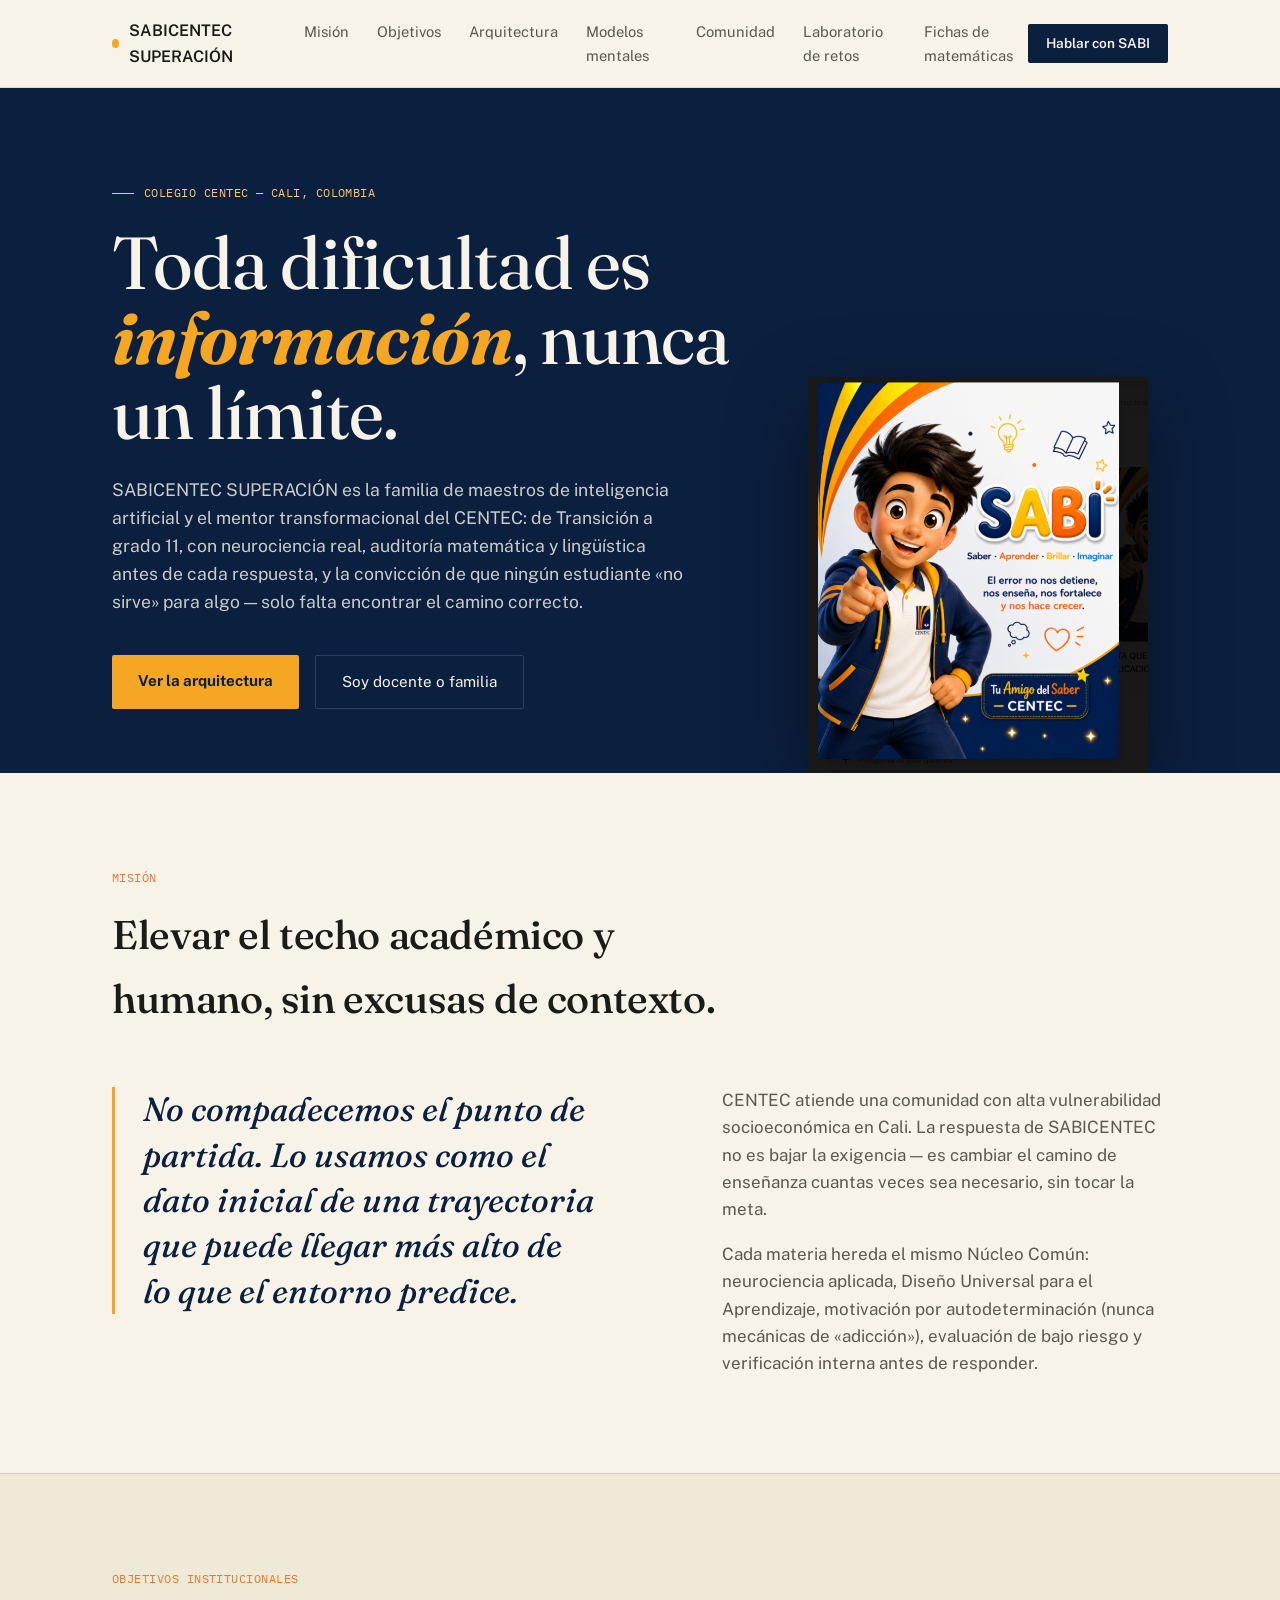
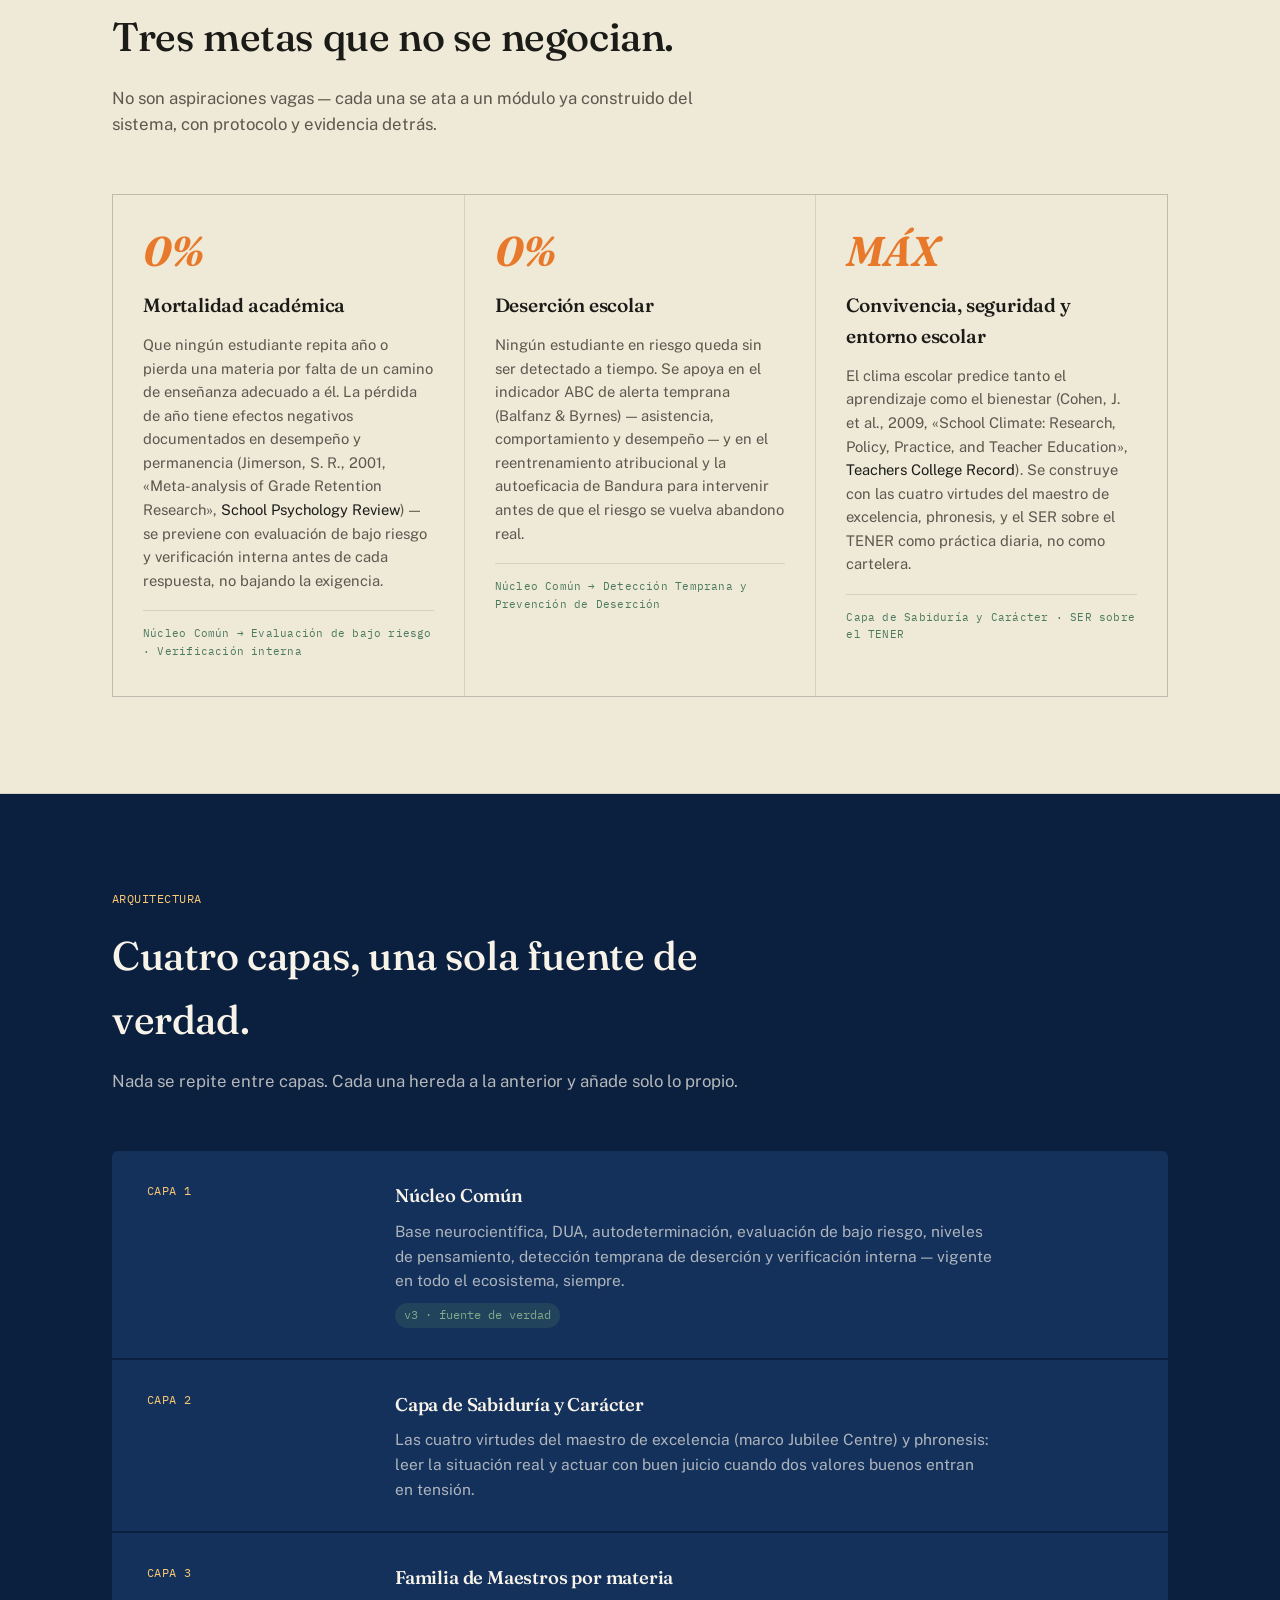
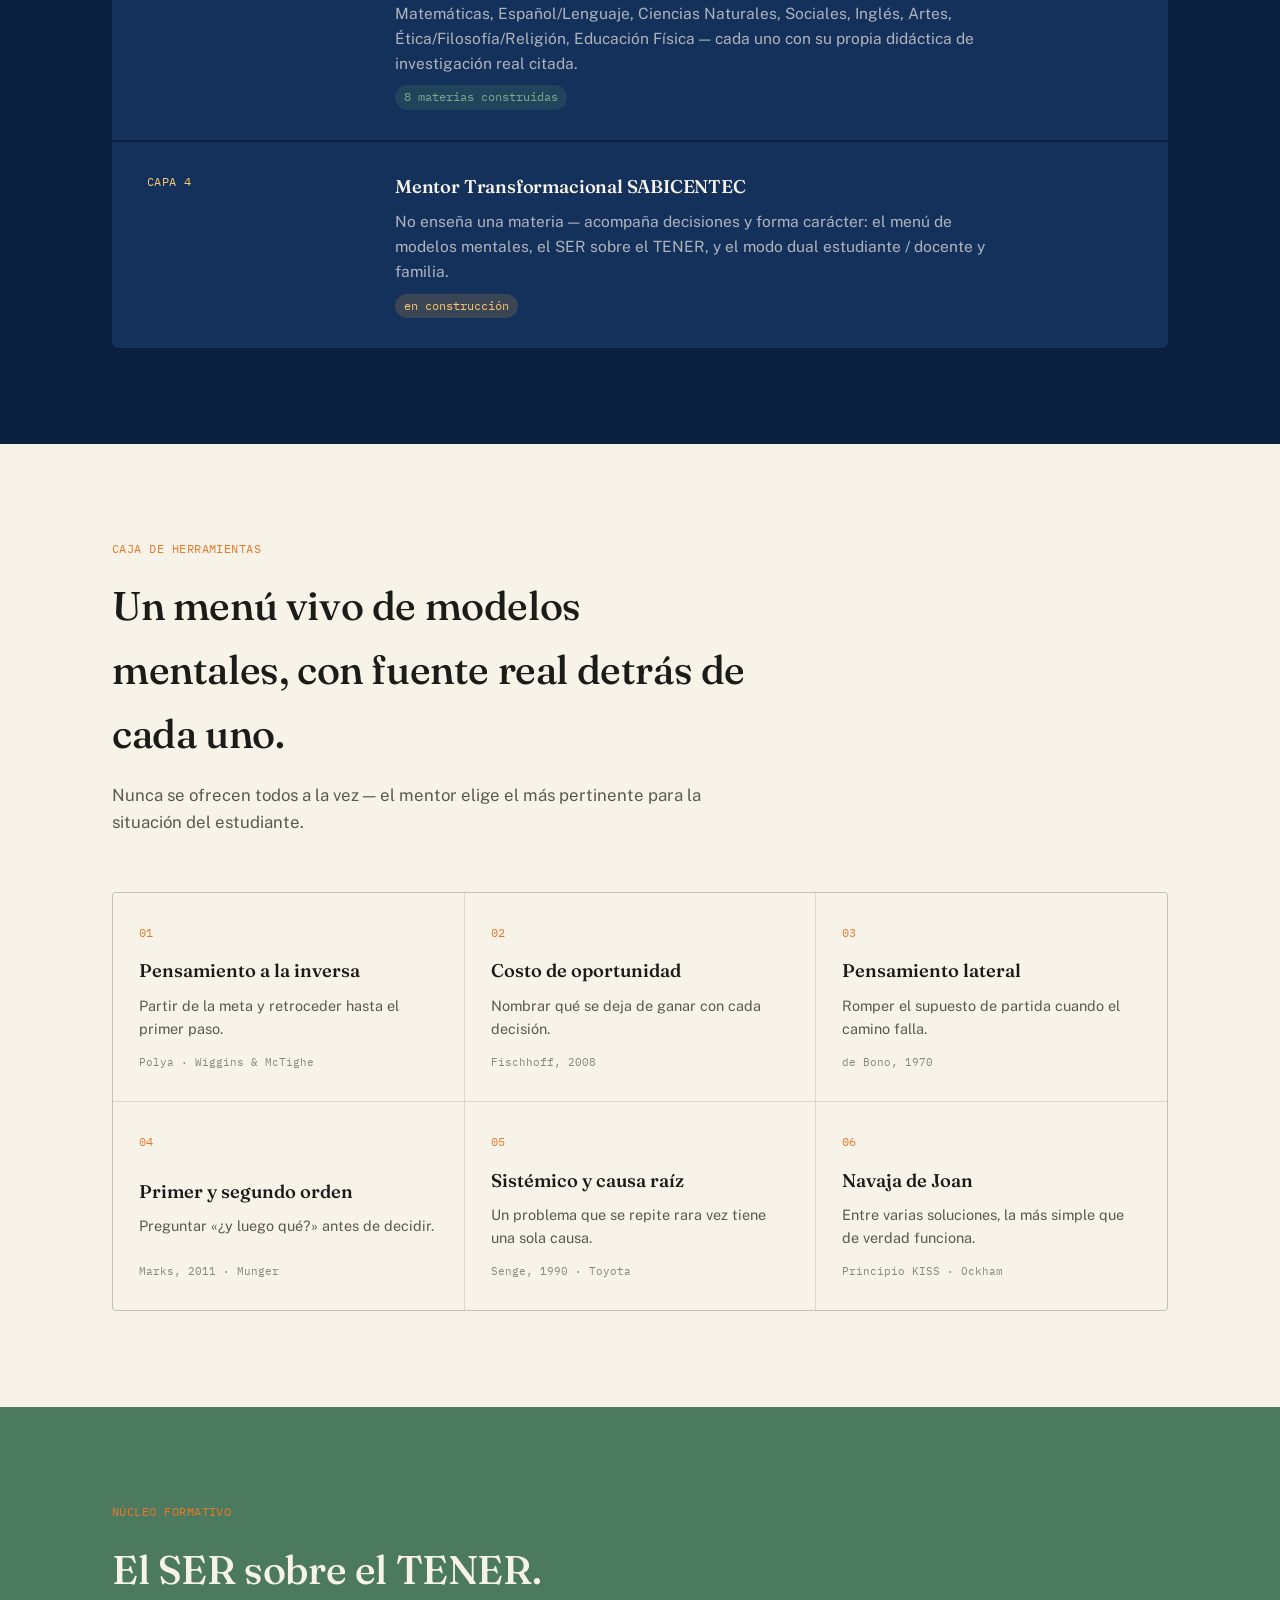
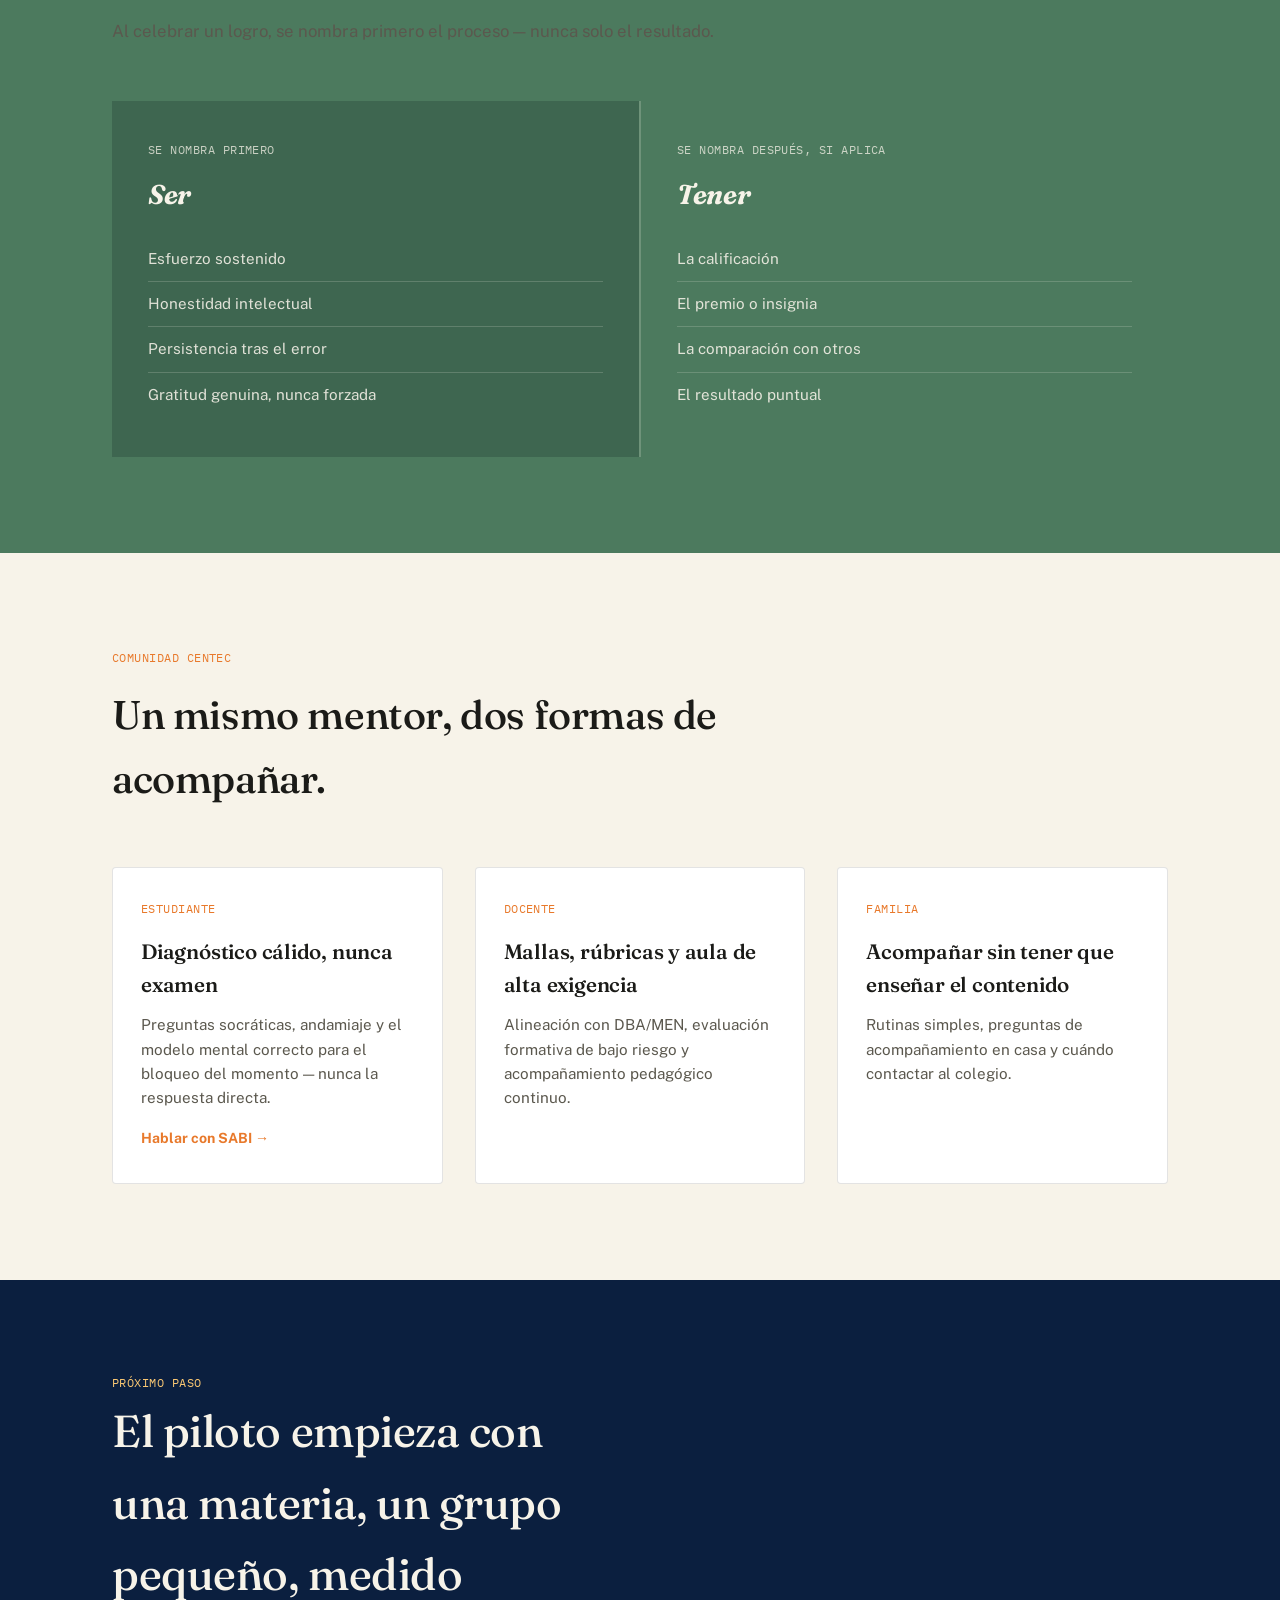
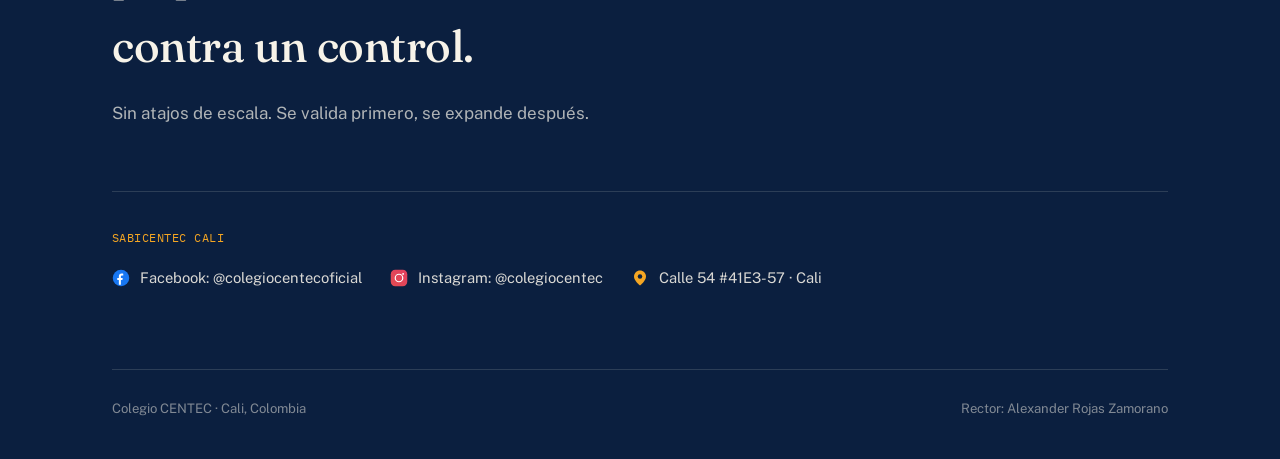
<file: index.html>
<!DOCTYPE html>
<html lang="es">
<head>
<meta charset="UTF-8">
<meta name="viewport" content="width=device-width, initial-scale=1.0">
<title>SABICENTEC SUPERACIÓN — Colegio CENTEC</title>
<meta name="description" content="La familia de maestros y el mentor transformacional de Colegio CENTEC, Cali. Cada dificultad es información, nunca un límite.">
<link rel="preconnect" href="https://fonts.googleapis.com">
<link rel="preconnect" href="https://fonts.gstatic.com" crossorigin>
<link href="https://fonts.googleapis.com/css2?family=Fraunces:opsz,wght@9..144,300;9..144,450;9..144,560;9..144,680&family=Public+Sans:wght@400;500;600;700&family=IBM+Plex+Mono:wght@400;500&display=swap" rel="stylesheet">
<style>
  :root{
    --noche: #0B1F3F;
    --noche-2: #14315C;
    --alba: #F5A623;
    --alba-suave: #FBC873;
    --brote: #4C7A5E;
    --brote-suave: #7FA98B;
    --barro: #E8792B;
    --papel: #F7F3E9;
    --tinta: #1B1B18;
    --tinta-suave: #5B584E;
    --linea: rgba(27,27,24,0.12);
    --linea-noche: rgba(247,243,233,0.14);
    --radio: 2px;
  }
  *{box-sizing:border-box; margin:0; padding:0;}
  html{scroll-behavior:smooth;}
  body{
    background:var(--papel);
    color:var(--tinta);
    font-family:'Public Sans', sans-serif;
    font-size:17px;
    line-height:1.6;
    -webkit-font-smoothing:antialiased;
  }
  h1,h2,h3,.display{
    font-family:'Fraunces', serif;
    font-weight:560;
    letter-spacing:-0.01em;
  }
  .mono{
    font-family:'IBM Plex Mono', monospace;
    letter-spacing:0.04em;
    text-transform:uppercase;
    font-size:0.72rem;
  }
  a{color:inherit;}
  img,svg{display:block; max-width:100%;}
  .wrap{max-width:1120px; margin:0 auto; padding:0 32px;}
  @media(max-width:640px){ .wrap{padding:0 20px;} }

  /* ---------- NAV ---------- */
  header.nav{
    position:sticky; top:0; z-index:50;
    background:rgba(247,243,233,0.88);
    backdrop-filter:blur(10px);
    border-bottom:1px solid var(--linea);
  }
  .nav-inner{
    max-width:1120px; margin:0 auto; padding:18px 32px;
    display:flex; align-items:center; justify-content:space-between;
  }
  .nav-brand{display:flex; align-items:center; gap:10px; font-weight:600; font-size:1rem;}
  .nav-brand .dot{width:9px; height:9px; border-radius:50%; background:var(--alba);}
  .nav-links{display:flex; gap:28px; font-size:0.92rem;}
  .nav-links a{text-decoration:none; color:var(--tinta-suave); transition:color .2s;}
  .nav-links a:hover{color:var(--tinta);}
  .nav-cta{
    font-size:0.85rem; font-weight:600; padding:9px 18px;
    background:var(--noche); color:var(--papel); border-radius:var(--radio);
    text-decoration:none; white-space:nowrap;
  }
  @media(max-width:760px){ .nav-links{display:none;} }

  /* ---------- HERO ---------- */
  .hero{
    position:relative;
    background:var(--noche);
    color:var(--papel);
    overflow:hidden;
    padding:96px 0 0 0;
  }
  .hero-grid{
    max-width:1120px; margin:0 auto; padding:0 32px 0;
    display:grid; grid-template-columns:1fr 380px; gap:40px; align-items:end;
  }
  @media(max-width:900px){ .hero-grid{grid-template-columns:1fr; padding-bottom:0;} }
  .hero-copy{padding-bottom:64px;}
  .hero .eyebrow{color:var(--alba-suave); margin-bottom:22px; display:flex; align-items:center; gap:10px;}
  .hero .eyebrow::before{content:''; width:22px; height:1px; background:var(--alba-suave);}
  .hero h1{
    font-size:clamp(2.6rem, 6vw, 4.6rem);
    line-height:1.02;
    max-width:15ch;
    font-weight:450;
  }
  .hero h1 em{font-style:italic; font-weight:680; color:var(--alba);}
  .hero p.lede{
    margin-top:26px; max-width:52ch; font-size:1.1rem;
    color:rgba(247,243,233,0.82);
  }
  .hero .actions{display:flex; gap:16px; margin-top:38px; flex-wrap:wrap;}
  .btn-primary{
    background:var(--alba); color:var(--noche); font-weight:700;
    padding:14px 26px; border-radius:var(--radio); text-decoration:none;
    font-size:0.95rem; transition:transform .15s ease;
  }
  .btn-primary:hover{transform:translateY(-2px);}
  .btn-ghost{
    border:1px solid var(--linea-noche); color:var(--papel);
    padding:14px 26px; border-radius:var(--radio); text-decoration:none;
    font-size:0.95rem;
  }
  .hero-avatar{
    display:flex; align-items:flex-end; justify-content:center;
    align-self:end;
  }
  .hero-avatar img{
    width:100%; max-width:340px;
    filter:drop-shadow(0 24px 40px rgba(0,0,0,0.35));
  }
  @media(max-width:900px){
    .hero-avatar{max-width:220px; margin:0 auto;}
    .hero-avatar img{max-width:220px;}
  }

  /* ---------- SECTION SHELL ---------- */
  section{padding:96px 0;}
  .section-head{max-width:640px; margin-bottom:56px;}
  .section-head .mono{color:var(--barro); margin-bottom:16px; display:block;}
  .section-head h2{font-size:clamp(1.8rem, 3.4vw, 2.5rem); font-weight:500;}
  .section-head p{margin-top:16px; color:var(--tinta-suave); font-size:1.05rem;}

  /* ---------- MISIÓN ---------- */
  .mision blockquote{
    font-family:'Fraunces', serif; font-style:italic; font-weight:450;
    font-size:clamp(1.5rem, 3vw, 2.1rem); line-height:1.35;
    max-width:22ch; color:var(--noche);
    border-left:3px solid var(--alba); padding-left:28px;
  }
  .mision-grid{display:grid; grid-template-columns:1.1fr 0.9fr; gap:64px; align-items:start; margin-top:56px;}
  @media(max-width:840px){ .mision-grid{grid-template-columns:1fr;} }
  .mision-grid p{color:var(--tinta-suave);}
  .mision-grid p + p{margin-top:18px;}

  /* ---------- OBJETIVOS ---------- */
  .objetivos{background:#EFE9D8; border-top:1px solid var(--linea); border-bottom:1px solid var(--linea);}
  .objetivos .section-head .mono{color:var(--barro);}
  .obj-grid{display:grid; grid-template-columns:repeat(3,1fr); gap:1px; background:var(--linea); border:1px solid var(--linea);}
  @media(max-width:900px){ .obj-grid{grid-template-columns:1fr;} }
  .obj-card{background:#EFE9D8; padding:36px 30px;}
  .obj-num{
    font-family:'Fraunces', serif; font-weight:680; font-style:italic;
    font-size:2.6rem; color:var(--barro); line-height:1;
  }
  .obj-card h3{margin-top:16px; font-size:1.2rem; font-weight:560;}
  .obj-card p{margin-top:12px; color:var(--tinta-suave); font-size:0.92rem;}
  .obj-card p em{font-style:normal; color:var(--tinta);}
  .obj-link{
    display:block; margin-top:18px; padding-top:14px;
    border-top:1px solid var(--linea);
    font-family:'IBM Plex Mono', monospace; font-size:0.68rem;
    color:var(--brote); letter-spacing:0.02em;
  }

  /* ---------- ARQUITECTURA (capas apiladas — elemento estructural real) ---------- */
  .capas{background:var(--noche); color:var(--papel);}
  .capas .section-head .mono{color:var(--alba-suave);}
  .capas .section-head p{color:rgba(247,243,233,0.72);}
  .stack{
    display:flex; flex-direction:column; gap:2px;
    border-radius:6px; overflow:hidden;
  }
  .capa{
    display:grid; grid-template-columns:220px 1fr;
    gap:28px; padding:30px 32px;
    background:var(--noche-2);
    border-left:3px solid transparent;
    transition:padding-left .25s ease, border-color .25s ease, background .25s ease;
  }
  .capa:hover{padding-left:44px; border-color:var(--alba); background:#22304E;}
  @media(max-width:760px){ .capa{grid-template-columns:1fr; gap:8px;} }
  .capa .tag{font-family:'IBM Plex Mono', monospace; font-size:0.78rem; letter-spacing:0.03em; color:var(--alba-suave); align-self:start;}
  .capa h3{font-size:1.15rem; font-weight:560; margin-bottom:8px;}
  .capa p{color:rgba(247,243,233,0.68); font-size:0.97rem; max-width:60ch;}
  .capa .estado{
    display:inline-block; margin-top:10px; font-size:0.72rem;
    padding:3px 9px; border-radius:20px; font-family:'IBM Plex Mono', monospace;
  }
  .estado.activo{background:rgba(76,122,94,0.25); color:var(--brote-suave);}
  .estado.progreso{background:rgba(232,163,61,0.18); color:var(--alba-suave);}

  /* ---------- MODELOS MENTALES ---------- */
  .modelos{background:var(--papel);}
  .tool-grid{
    display:grid; grid-template-columns:repeat(3, 1fr); gap:1px;
    background:var(--linea); border:1px solid var(--linea); border-radius:4px; overflow:hidden;
  }
  @media(max-width:900px){ .tool-grid{grid-template-columns:repeat(2,1fr);} }
  @media(max-width:600px){ .tool-grid{grid-template-columns:1fr;} }
  .tool{
    background:var(--papel); padding:30px 26px; min-height:190px;
    display:flex; flex-direction:column; justify-content:space-between;
  }
  .tool .num{font-family:'IBM Plex Mono', monospace; font-size:0.75rem; color:var(--barro);}
  .tool h4{font-family:'Fraunces', serif; font-weight:560; font-size:1.15rem; margin:14px 0 8px;}
  .tool p{font-size:0.9rem; color:var(--tinta-suave);}
  .tool .fuente{margin-top:14px; font-family:'IBM Plex Mono', monospace; font-size:0.68rem; color:var(--tinta-suave); opacity:0.7;}

  /* ---------- SER / TENER ---------- */
  .ser-tener{background:var(--brote); color:var(--papel);}
  .st-grid{display:grid; grid-template-columns:1fr 1fr; gap:2px; margin-top:48px; background:rgba(247,243,233,0.2);}
  @media(max-width:760px){ .st-grid{grid-template-columns:1fr;} }
  .st-col{padding:40px 36px; background:var(--brote);}
  .st-col.ser{background:#3E6650;}
  .st-col .mono{opacity:0.75; margin-bottom:14px; display:block;}
  .st-col h3{font-size:1.7rem; font-weight:680; font-style:italic;}
  .st-col ul{margin-top:20px; padding-left:0; list-style:none;}
  .st-col li{padding:10px 0; border-top:1px solid rgba(247,243,233,0.18); font-size:0.95rem; color:rgba(247,243,233,0.88);}
  .st-col li:first-of-type{border-top:none;}

  /* ---------- AUDIENCIAS ---------- */
  .audiencias{background:var(--papel);}
  .aud-grid{display:grid; grid-template-columns:repeat(3,1fr); gap:32px; margin-top:8px;}
  @media(max-width:840px){ .aud-grid{grid-template-columns:1fr;} }
  .aud-card{
    border:1px solid var(--linea); border-radius:4px; padding:32px 28px;
    background:#fff;
  }
  .aud-card .mono{color:var(--barro); display:block; margin-bottom:16px;}
  .aud-card h3{font-size:1.3rem; margin-bottom:12px;}
  .aud-card p{color:var(--tinta-suave); font-size:0.95rem;}
  .aud-cta{
    display:inline-block; margin-top:16px; font-weight:700; font-size:0.88rem;
    color:var(--barro); text-decoration:none;
  }
  .aud-cta:hover{text-decoration:underline;}

  /* ---------- FOOTER / CTA ---------- */
  footer{
    background:var(--noche); color:var(--papel);
    padding:88px 0 40px;
  }
  .footer-cta h2{font-size:clamp(1.9rem,4vw,2.8rem); max-width:16ch; font-weight:480;}
  .footer-cta p{margin-top:18px; max-width:48ch; color:rgba(247,243,233,0.7);}
  .contacto{
    margin-top:64px; padding-top:36px; border-top:1px solid var(--linea-noche);
  }
  .contacto-titulo{color:var(--alba); display:block; margin-bottom:18px; font-size:0.78rem;}
  .contacto-lista{display:flex; flex-wrap:wrap; gap:28px;}
  .contacto-item{
    display:flex; align-items:center; gap:10px;
    font-size:0.92rem; color:rgba(247,243,233,0.88);
    text-decoration:none;
  }
  .footer-bottom{
    margin-top:80px; padding-top:28px; border-top:1px solid var(--linea-noche);
    display:flex; justify-content:space-between; flex-wrap:wrap; gap:12px;
    font-size:0.82rem; color:rgba(247,243,233,0.5);
  }
  .fade-up{opacity:0; transform:translateY(18px); transition:opacity .7s ease, transform .7s ease;}
  .fade-up.in{opacity:1; transform:translateY(0);}
</style>
</head>
<body>

<header class="nav">
  <div class="nav-inner">
    <div class="nav-brand"><span class="dot"></span> SABICENTEC SUPERACIÓN</div>
    <nav class="nav-links">
      <a href="#mision">Misión</a>
      <a href="#objetivos">Objetivos</a>
      <a href="#arquitectura">Arquitectura</a>
      <a href="#modelos">Modelos mentales</a>
      <a href="#comunidad">Comunidad</a>
      <a href="recursos.html">Laboratorio de retos</a>
      <a href="fichas.html">Fichas de matemáticas</a>
    </nav>
    <a class="nav-cta" href="tutor.html">Hablar con SABI</a>
  </div>
</header>

<section class="hero">
  <div class="hero-grid">
    <div class="hero-copy">
      <p class="eyebrow mono">Colegio CENTEC — Cali, Colombia</p>
      <h1>Toda dificultad es <em>información</em>, nunca un límite.</h1>
      <p class="lede">SABICENTEC SUPERACIÓN es la familia de maestros de inteligencia artificial y el mentor transformacional del CENTEC: de Transición a grado 11, con neurociencia real, auditoría matemática y lingüística antes de cada respuesta, y la convicción de que ningún estudiante «no sirve» para algo — solo falta encontrar el camino correcto.</p>
      <div class="actions">
        <a class="btn-primary" href="#arquitectura">Ver la arquitectura</a>
        <a class="btn-ghost" href="#comunidad">Soy docente o familia</a>
      </div>
    </div>
    <div class="hero-avatar">
      <img src="sabi-avatar.png" alt="SABI, el avatar del saber de Colegio CENTEC">
    </div>
  </div>
</section>

<section class="mision" id="mision">
  <div class="wrap">
    <div class="section-head">
      <span class="mono">Misión</span>
      <h2>Elevar el techo académico y humano, sin excusas de contexto.</h2>
    </div>
    <div class="mision-grid">
      <blockquote>
        No compadecemos el punto de partida. Lo usamos como el dato inicial de una trayectoria que puede llegar más alto de lo que el entorno predice.
      </blockquote>
      <div>
        <p>CENTEC atiende una comunidad con alta vulnerabilidad socioeconómica en Cali. La respuesta de SABICENTEC no es bajar la exigencia — es cambiar el camino de enseñanza cuantas veces sea necesario, sin tocar la meta.</p>
        <p>Cada materia hereda el mismo Núcleo Común: neurociencia aplicada, Diseño Universal para el Aprendizaje, motivación por autodeterminación (nunca mecánicas de «adicción»), evaluación de bajo riesgo y verificación interna antes de responder.</p>
      </div>
    </div>
  </div>
</section>

<section class="objetivos" id="objetivos">
  <div class="wrap">
    <div class="section-head">
      <span class="mono">Objetivos institucionales</span>
      <h2>Tres metas que no se negocian.</h2>
      <p>No son aspiraciones vagas — cada una se ata a un módulo ya construido del sistema, con protocolo y evidencia detrás.</p>
    </div>
    <div class="obj-grid">
      <div class="obj-card">
        <span class="obj-num">0%</span>
        <h3>Mortalidad académica</h3>
        <p>Que ningún estudiante repita año o pierda una materia por falta de un camino de enseñanza adecuado a él. La pérdida de año tiene efectos negativos documentados en desempeño y permanencia (Jimerson, S. R., 2001, «Meta-analysis of Grade Retention Research», <em>School Psychology Review</em>) — se previene con evaluación de bajo riesgo y verificación interna antes de cada respuesta, no bajando la exigencia.</p>
        <span class="obj-link">Núcleo Común → Evaluación de bajo riesgo · Verificación interna</span>
      </div>
      <div class="obj-card">
        <span class="obj-num">0%</span>
        <h3>Deserción escolar</h3>
        <p>Ningún estudiante en riesgo queda sin ser detectado a tiempo. Se apoya en el indicador ABC de alerta temprana (Balfanz &amp; Byrnes) — asistencia, comportamiento y desempeño — y en el reentrenamiento atribucional y la autoeficacia de Bandura para intervenir antes de que el riesgo se vuelva abandono real.</p>
        <span class="obj-link">Núcleo Común → Detección Temprana y Prevención de Deserción</span>
      </div>
      <div class="obj-card">
        <span class="obj-num">MÁX</span>
        <h3>Convivencia, seguridad y entorno escolar</h3>
        <p>El clima escolar predice tanto el aprendizaje como el bienestar (Cohen, J. et al., 2009, «School Climate: Research, Policy, Practice, and Teacher Education», <em>Teachers College Record</em>). Se construye con las cuatro virtudes del maestro de excelencia, phronesis, y el SER sobre el TENER como práctica diaria, no como cartelera.</p>
        <span class="obj-link">Capa de Sabiduría y Carácter · SER sobre el TENER</span>
      </div>
    </div>
  </div>
</section>

<section class="capas" id="arquitectura">
  <div class="wrap">
    <div class="section-head">
      <span class="mono">Arquitectura</span>
      <h2>Cuatro capas, una sola fuente de verdad.</h2>
      <p>Nada se repite entre capas. Cada una hereda a la anterior y añade solo lo propio.</p>
    </div>
    <div class="stack">
      <div class="capa">
        <div class="tag">CAPA 1</div>
        <div>
          <h3>Núcleo Común</h3>
          <p>Base neurocientífica, DUA, autodeterminación, evaluación de bajo riesgo, niveles de pensamiento, detección temprana de deserción y verificación interna — vigente en todo el ecosistema, siempre.</p>
          <span class="estado activo">v3 · fuente de verdad</span>
        </div>
      </div>
      <div class="capa">
        <div class="tag">CAPA 2</div>
        <div>
          <h3>Capa de Sabiduría y Carácter</h3>
          <p>Las cuatro virtudes del maestro de excelencia (marco Jubilee Centre) y phronesis: leer la situación real y actuar con buen juicio cuando dos valores buenos entran en tensión.</p>
        </div>
      </div>
      <div class="capa">
        <div class="tag">CAPA 3</div>
        <div>
          <h3>Familia de Maestros por materia</h3>
          <p>Matemáticas, Español/Lenguaje, Ciencias Naturales, Sociales, Inglés, Artes, Ética/Filosofía/Religión, Educación Física — cada uno con su propia didáctica de investigación real citada.</p>
          <span class="estado activo">8 materias construidas</span>
        </div>
      </div>
      <div class="capa">
        <div class="tag">CAPA 4</div>
        <div>
          <h3>Mentor Transformacional SABICENTEC</h3>
          <p>No enseña una materia — acompaña decisiones y forma carácter: el menú de modelos mentales, el SER sobre el TENER, y el modo dual estudiante / docente y familia.</p>
          <span class="estado progreso">en construcción</span>
        </div>
      </div>
    </div>
  </div>
</section>

<section class="modelos" id="modelos">
  <div class="wrap">
    <div class="section-head">
      <span class="mono">Caja de herramientas</span>
      <h2>Un menú vivo de modelos mentales, con fuente real detrás de cada uno.</h2>
      <p>Nunca se ofrecen todos a la vez — el mentor elige el más pertinente para la situación del estudiante.</p>
    </div>
    <div class="tool-grid">
      <div class="tool">
        <span class="num">01</span>
        <div><h4>Pensamiento a la inversa</h4><p>Partir de la meta y retroceder hasta el primer paso.</p></div>
        <span class="fuente">Polya · Wiggins &amp; McTighe</span>
      </div>
      <div class="tool">
        <span class="num">02</span>
        <div><h4>Costo de oportunidad</h4><p>Nombrar qué se deja de ganar con cada decisión.</p></div>
        <span class="fuente">Fischhoff, 2008</span>
      </div>
      <div class="tool">
        <span class="num">03</span>
        <div><h4>Pensamiento lateral</h4><p>Romper el supuesto de partida cuando el camino falla.</p></div>
        <span class="fuente">de Bono, 1970</span>
      </div>
      <div class="tool">
        <span class="num">04</span>
        <div><h4>Primer y segundo orden</h4><p>Preguntar «¿y luego qué?» antes de decidir.</p></div>
        <span class="fuente">Marks, 2011 · Munger</span>
      </div>
      <div class="tool">
        <span class="num">05</span>
        <div><h4>Sistémico y causa raíz</h4><p>Un problema que se repite rara vez tiene una sola causa.</p></div>
        <span class="fuente">Senge, 1990 · Toyota</span>
      </div>
      <div class="tool">
        <span class="num">06</span>
        <div><h4>Navaja de Joan</h4><p>Entre varias soluciones, la más simple que de verdad funciona.</p></div>
        <span class="fuente">Principio KISS · Ockham</span>
      </div>
    </div>
  </div>
</section>

<section class="ser-tener">
  <div class="wrap">
    <div class="section-head">
      <span class="mono">Núcleo formativo</span>
      <h2>El SER sobre el TENER.</h2>
      <p>Al celebrar un logro, se nombra primero el proceso — nunca solo el resultado.</p>
    </div>
    <div class="st-grid">
      <div class="st-col ser">
        <span class="mono">Se nombra primero</span>
        <h3>Ser</h3>
        <ul>
          <li>Esfuerzo sostenido</li>
          <li>Honestidad intelectual</li>
          <li>Persistencia tras el error</li>
          <li>Gratitud genuina, nunca forzada</li>
        </ul>
      </div>
      <div class="st-col">
        <span class="mono">Se nombra después, si aplica</span>
        <h3>Tener</h3>
        <ul>
          <li>La calificación</li>
          <li>El premio o insignia</li>
          <li>La comparación con otros</li>
          <li>El resultado puntual</li>
        </ul>
      </div>
    </div>
  </div>
</section>

<section class="audiencias" id="comunidad">
  <div class="wrap">
    <div class="section-head">
      <span class="mono">Comunidad CENTEC</span>
      <h2>Un mismo mentor, dos formas de acompañar.</h2>
    </div>
    <div class="aud-grid">
      <div class="aud-card">
        <span class="mono">Estudiante</span>
        <h3>Diagnóstico cálido, nunca examen</h3>
        <p>Preguntas socráticas, andamiaje y el modelo mental correcto para el bloqueo del momento — nunca la respuesta directa.</p>
        <a class="aud-cta" href="tutor.html">Hablar con SABI →</a>
      </div>
      <div class="aud-card">
        <span class="mono">Docente</span>
        <h3>Mallas, rúbricas y aula de alta exigencia</h3>
        <p>Alineación con DBA/MEN, evaluación formativa de bajo riesgo y acompañamiento pedagógico continuo.</p>
      </div>
      <div class="aud-card">
        <span class="mono">Familia</span>
        <h3>Acompañar sin tener que enseñar el contenido</h3>
        <p>Rutinas simples, preguntas de acompañamiento en casa y cuándo contactar al colegio.</p>
      </div>
    </div>
  </div>
</section>

<footer>
  <div class="wrap">
    <div class="footer-cta">
      <span class="mono" style="color:var(--alba-suave);">Próximo paso</span>
      <h2>El piloto empieza con una materia, un grupo pequeño, medido contra un control.</h2>
      <p>Sin atajos de escala. Se valida primero, se expande después.</p>
    </div>

    <div class="contacto">
      <span class="mono contacto-titulo">SABICENTEC CALI</span>
      <div class="contacto-lista">
        <a class="contacto-item" href="https://facebook.com/colegiocentecoficial" target="_blank" rel="noopener">
          <svg width="18" height="18" viewBox="0 0 24 24" fill="none"><circle cx="12" cy="12" r="11" fill="#1877F2"/><path d="M13.5 8.5h1.5V6.2c-.26-.04-1.15-.12-2.19-.12-2.17 0-3.66 1.34-3.66 3.8V12H7v2.6h2.15V21h2.7v-6.4h2.06l.33-2.6h-2.39V10.2c0-.75.2-1.7 1.65-1.7Z" fill="#fff"/></svg>
          <span>Facebook: @colegiocentecoficial</span>
        </a>
        <a class="contacto-item" href="https://instagram.com/colegiocentec" target="_blank" rel="noopener">
          <svg width="18" height="18" viewBox="0 0 24 24" fill="none"><rect x="1" y="1" width="22" height="22" rx="6" fill="url(#ig)"/><defs><linearGradient id="ig" x1="0" y1="22" x2="22" y2="0"><stop stop-color="#FEDA75"/><stop offset=".3" stop-color="#FA7E1E"/><stop offset=".6" stop-color="#D62976"/><stop offset="1" stop-color="#962FBF"/></linearGradient></defs><circle cx="12" cy="12" r="5" stroke="#fff" stroke-width="1.6"/><circle cx="17.5" cy="6.5" r="1.2" fill="#fff"/></svg>
          <span>Instagram: @colegiocentec</span>
        </a>
        <span class="contacto-item">
          <svg width="18" height="18" viewBox="0 0 24 24" fill="none"><path d="M12 2C7.6 2 4 5.6 4 10c0 6 8 12 8 12s8-6 8-12c0-4.4-3.6-8-8-8Z" fill="var(--alba)"/><circle cx="12" cy="10" r="3" fill="var(--noche)"/></svg>
          <span>Calle 54 #41E3-57 · Cali</span>
        </span>
      </div>
    </div>

    <div class="footer-bottom">
      <span>Colegio CENTEC · Cali, Colombia</span>
      <span>Rector: Alexander Rojas Zamorano</span>
    </div>
  </div>
</footer>

<script>
  const els = document.querySelectorAll('section');
  els.forEach(el => el.classList.add('fade-up'));
  const io = new IntersectionObserver((entries)=>{
    entries.forEach(e=>{ if(e.isIntersecting){ e.target.classList.add('in'); io.unobserve(e.target); } });
  }, {threshold:0.12});
  els.forEach(el=>io.observe(el));
</script>

  <script src="https://ai.sabicentec.com/sabi-vivo.js" defer></script>
<script src="https://superacion.sabicentec.com/sabi-puerta.js" data-rol="estudiante" data-texto="Aprender con SABI" data-abajo="84" defer></script>
<script src="https://sabicentec.com/assets/sabi-barra.js" defer data-app="superacion" data-destino="https://sabicentec.com/" data-posicion="abajo-izquierda"></script>
</body>
</html>
</file>
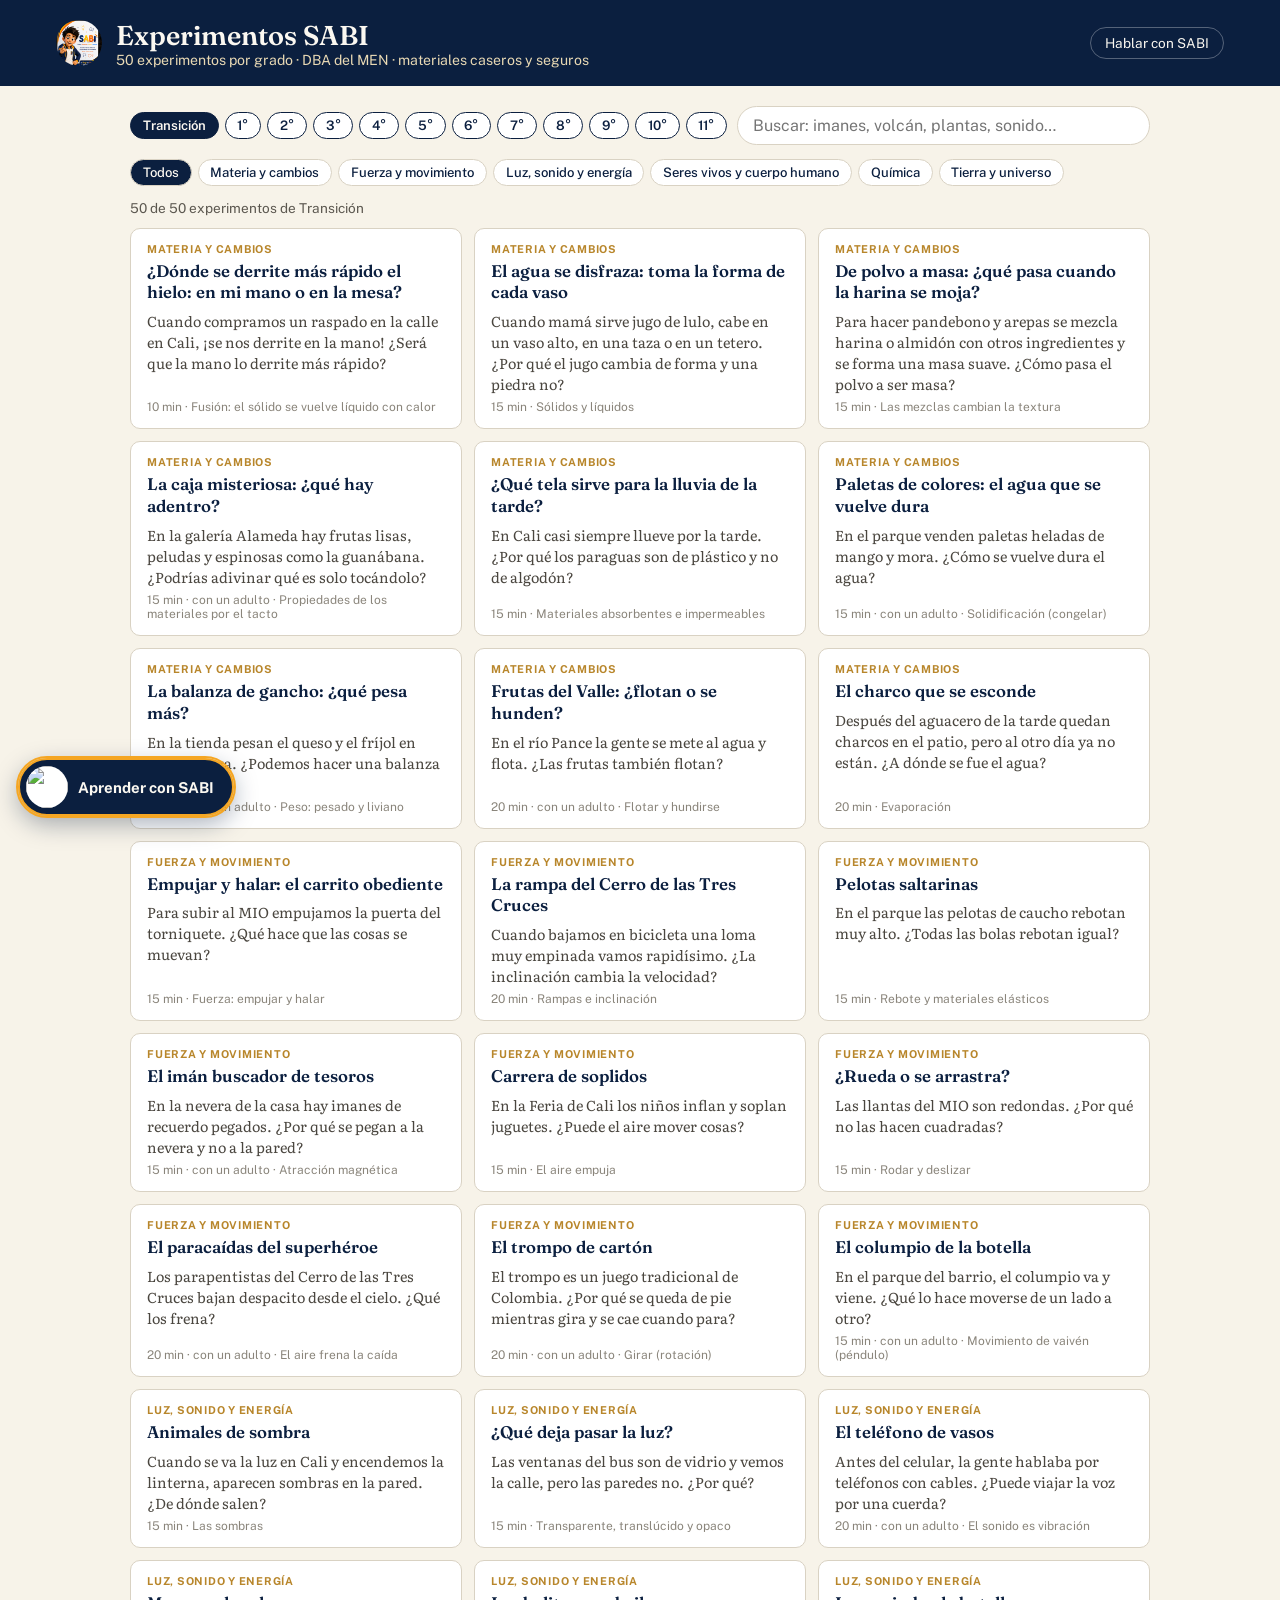
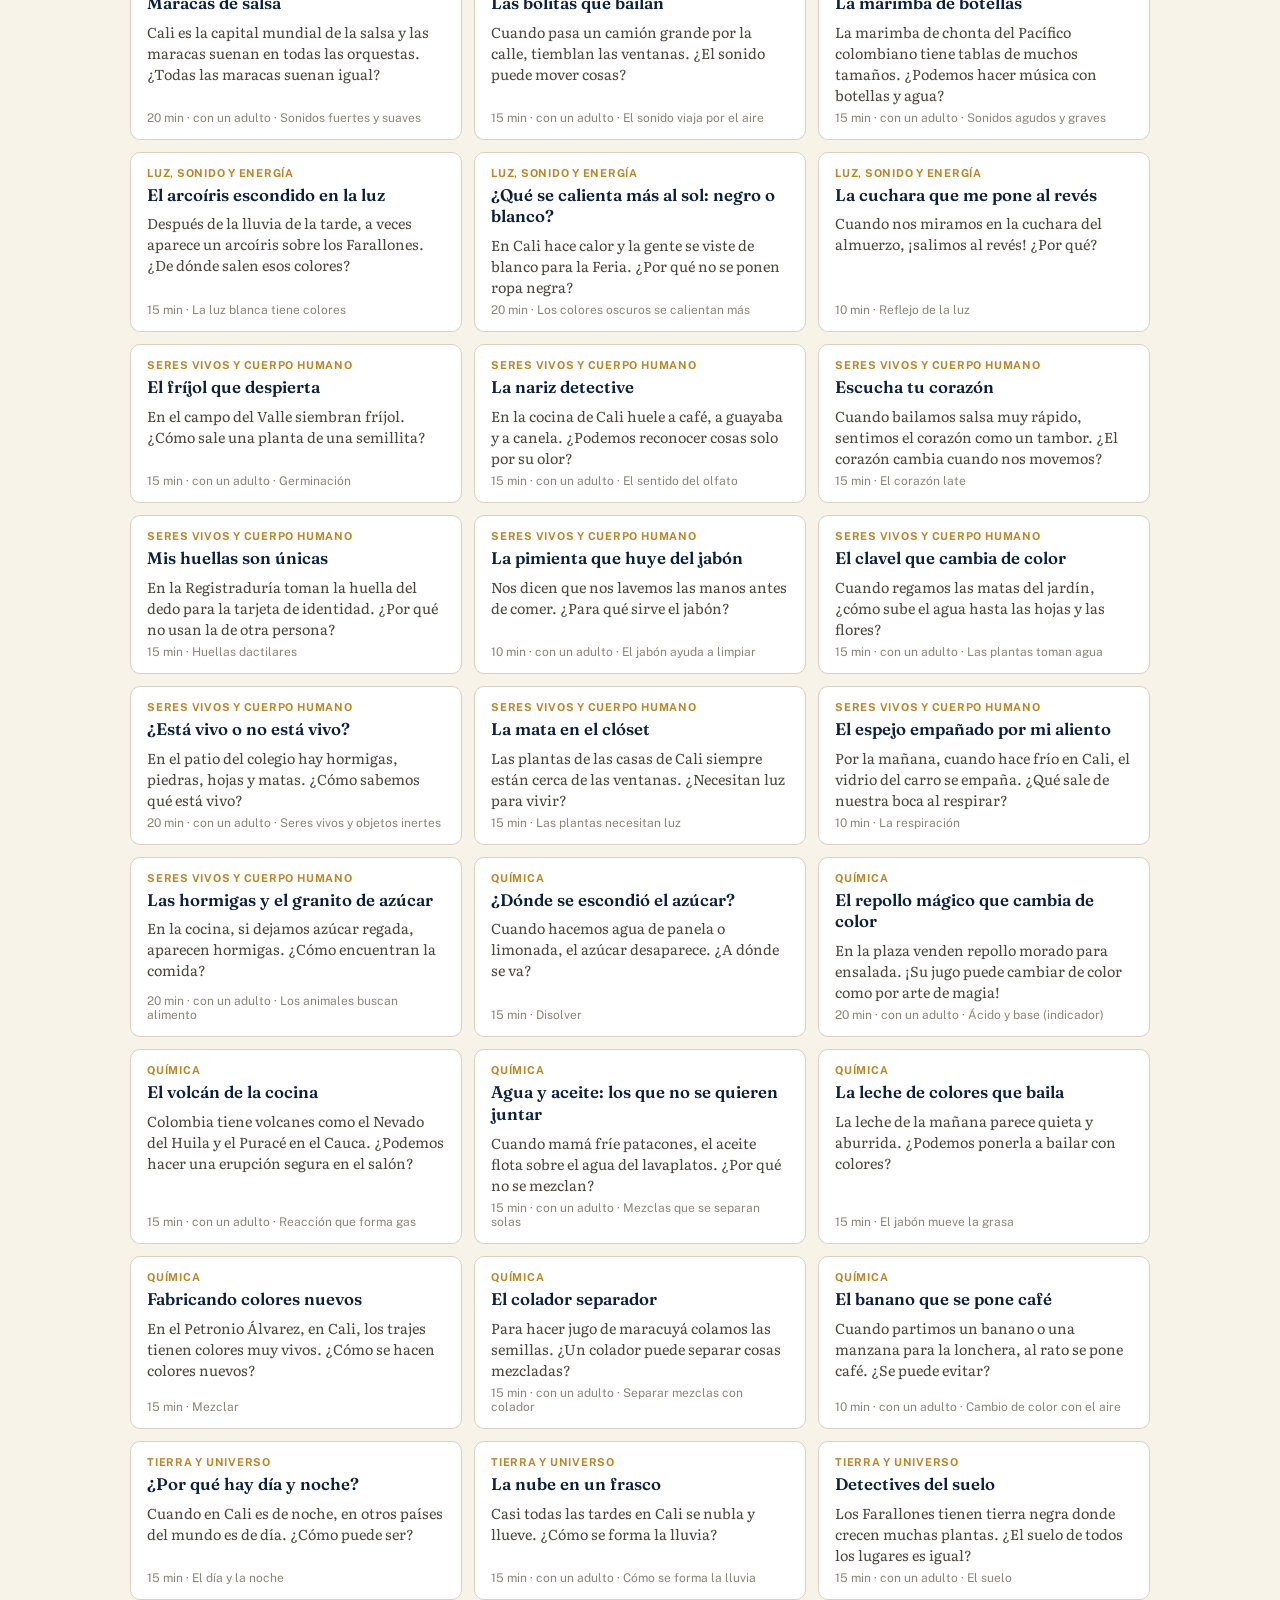
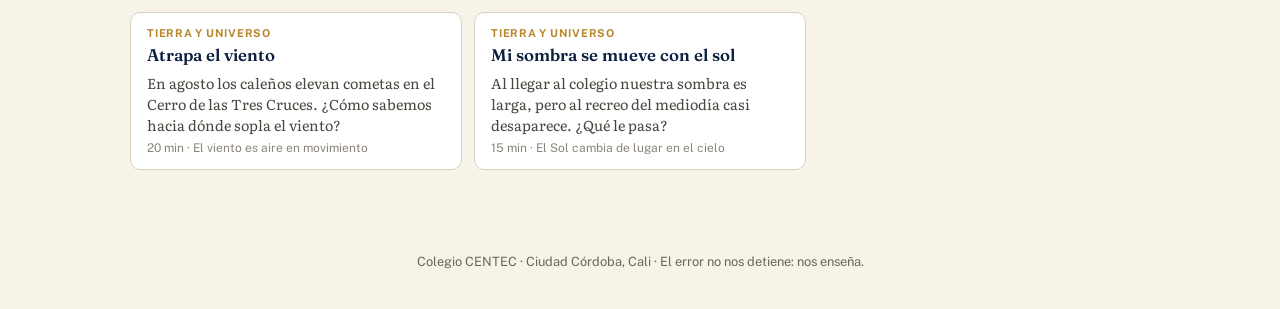
<file: experimentos.html>
<!DOCTYPE html>
<html lang="es">
<head>
<meta charset="UTF-8">
<meta name="viewport" content="width=device-width, initial-scale=1.0">
<title>Experimentos SABI — CENTEC</title>
<meta name="description" content="Banco de experimentos de ciencias de CENTEC: 50 por grado, de Transición a 11°, alineados a los DBA del MEN, con materiales caseros seguros.">
<link rel="preconnect" href="https://fonts.googleapis.com"><link rel="preconnect" href="https://fonts.gstatic.com" crossorigin>
<link href="https://fonts.googleapis.com/css2?family=Literata:opsz,wght@7..72,400;7..72,600&family=Fraunces:opsz,wght@9..144,560;9..144,680&family=Public+Sans:wght@400;600;700&display=swap" rel="stylesheet">
<link rel="stylesheet" href="sabi-dots.css">
<style>
  :root{--noche:#0B1F3F; --oro:#B8862B; --alba:#F5A623; --papel:#F7F3E9; --tinta:#1F1D1A; --linea:#D9D2C3;}
  *{box-sizing:border-box; margin:0; padding:0}
  body{background:var(--papel); color:var(--tinta); font-family:'Public Sans',sans-serif; min-height:100vh}
  .top{background:var(--noche); color:#FBF8F1; padding:18px clamp(16px,5vw,56px); display:flex; align-items:center; gap:14px; flex-wrap:wrap}
  .top img{width:46px; height:46px; border-radius:50%; object-fit:cover; object-position:top}
  .top h1{font-family:'Fraunces',serif; font-weight:600; font-size:clamp(1.2rem,1rem + 1vw,1.7rem)}
  .top p{color:#E9D9B4; font-size:.88rem}
  .top a{margin-left:auto; color:#FBF8F1; text-decoration:none; border:1px solid rgba(255,255,255,.3); border-radius:999px; padding:7px 14px; font-size:.85rem}
  main{max-width:1100px; margin:0 auto; padding:20px clamp(16px,4vw,40px) 60px}
  .filtros{display:flex; flex-wrap:wrap; gap:10px; align-items:center; margin-bottom:14px}
  .grados{display:flex; flex-wrap:wrap; gap:6px}
  .grados button,.ejes button{border:1.5px solid var(--noche); background:#fff; color:var(--noche); border-radius:999px; padding:.38em .9em; font:600 .82rem 'Public Sans',sans-serif; cursor:pointer}
  .grados button[aria-pressed=true],.ejes button[aria-pressed=true]{background:var(--noche); color:#FBF8F1}
  .ejes{display:flex; flex-wrap:wrap; gap:6px; margin-bottom:14px}
  .ejes button{border-color:var(--linea); font-weight:500}
  input[type=search]{flex:1 1 220px; padding:.55em .9em; border:1.5px solid var(--linea); border-radius:999px; font:inherit; background:#fff}
  .resumen{font-size:.85rem; color:#5B574F; margin-bottom:12px}
  .lista{display:grid; grid-template-columns:repeat(auto-fill,minmax(260px,1fr)); gap:12px}
  .card{background:#fff; border:1px solid var(--linea); border-radius:10px; padding:14px 16px; display:flex; flex-direction:column; gap:6px; cursor:pointer; text-align:left; font:inherit; color:inherit; transition:transform .15s, border-color .15s}
  .card:hover{transform:translateY(-2px); border-color:var(--oro)}
  .card .eje{font-size:.68rem; font-weight:700; letter-spacing:.07em; text-transform:uppercase; color:var(--oro)}
  .card h3{font-family:'Fraunces',serif; font-size:1.05rem; font-weight:600; color:var(--noche); line-height:1.3}
  .card p{font-family:'Literata',serif; font-size:.9rem; color:#4A463F}
  .card .meta{font-size:.75rem; color:#8A857B; margin-top:auto}
  .herramienta{padding:18px 20px 8px; background:transparent;}
  dialog{margin:auto; border:none; border-radius:14px; width:min(820px,94vw); max-height:92vh; padding:0; background:var(--papel)}
  dialog::backdrop{background:rgba(11,31,63,.55)}
  .dlg-pie{display:flex; flex-wrap:wrap; gap:8px; justify-content:flex-end; padding:0 18px 16px}
  .dlg-pie a,.dlg-pie button{border-radius:999px; padding:.55em 1.1em; font:600 .85rem 'Public Sans',sans-serif; cursor:pointer; text-decoration:none; border:1.5px solid var(--noche)}
  .dlg-pie a{background:var(--noche); color:#FBF8F1} .dlg-pie button{background:#fff; color:var(--noche)}

  .vacio{padding:40px; text-align:center; color:#6B655B; font-family:'Literata',serif}
  footer{text-align:center; font-size:.8rem; color:#6B655B; padding:24px 16px 40px}
</style>
</head>
<body>
<header class="top">
  <img src="sabi-avatar-sm.png" alt="SABI">
  <div><h1>Experimentos SABI</h1><p>50 experimentos por grado · DBA del MEN · materiales caseros y seguros</p></div>
  <a href="tutor.html">Hablar con SABI</a>
</header>
<main>
  <div class="filtros">
    <div class="grados" id="grados" role="group" aria-label="Grado"></div>
    <input type="search" id="buscar" placeholder="Buscar: imanes, volcán, plantas, sonido…" aria-label="Buscar experimento">
  </div>
  <div class="ejes" id="ejes" role="group" aria-label="Eje temático"></div>
  <p class="resumen" id="resumen"></p>
  <div class="lista" id="lista"></div>
</main>
<dialog id="dlg"><section class="herramienta dots experimento" id="det"></section><div class="dlg-pie"><button type="button" id="imprimir">Imprimir</button><a id="con-sabi" href="#">Hacerlo con SABI</a><button type="button" id="cerrar">Cerrar</button></div></dialog>
<footer>Colegio CENTEC · Ciudad Córdoba, Cali · El error no nos detiene: nos enseña.</footer>
<script src="sabi-dots.js"></script>
<script src="sabi-ayudas.js"></script>
<script>
(() => {
  const A = SabiDots.ayudas, esc = SabiDots.util.esc;
  const GRADOS = ['Transición', '1°', '2°', '3°', '4°', '5°', '6°', '7°', '8°', '9°', '10°', '11°'];
  const q = new URLSearchParams(location.search);
  let grado = Math.min(11, Math.max(0, parseInt(q.get('grado')) || 0)), eje = '', datos = [];
  const $ = (id) => document.getElementById(id);
  $('grados').innerHTML = GRADOS.map((g, i) => `<button type="button" data-g="${i}" aria-pressed="${i === grado}">${g}</button>`).join('');
  $('ejes').innerHTML = `<button type="button" data-e="" aria-pressed="true">Todos</button>` + Object.entries(A.EJES).map(([k, v]) => `<button type="button" data-e="${k}" aria-pressed="false">${v}</button>`).join('');
  async function cargar() {
    $('lista').innerHTML = '<p class="vacio">Abriendo el cuaderno de laboratorio…</p>';
    datos = await A.cargarGrado(grado); pintar();
  }
  function pintar() {
    const t = $('buscar').value.toLowerCase().normalize('NFD').replace(/[̀-ͯ]/g, '');
    const f = datos.filter((e) => (!eje || e.eje === eje) && (!t || JSON.stringify([e.titulo, e.gancho, e.concepto, e.vocabulario, e.materiales]).toLowerCase().normalize('NFD').replace(/[̀-ͯ]/g, '').includes(t)));
    $('resumen').textContent = datos.length ? `${f.length} de ${datos.length} experimentos de ${GRADOS[grado]}` : '';
    $('lista').innerHTML = !datos.length ? '<p class="vacio">Este grado todavía se está preparando. Los agentes de SABI lo completan pronto.</p>'
      : f.map((e) => `<button type="button" class="card" data-id="${esc(e.id)}"><span class="eje">${esc(A.EJES[e.eje] || e.eje)}</span><h3>${esc(e.titulo)}</h3><p>${esc(e.gancho)}</p><span class="meta">${e.minutos || 15} min${e.adulto ? ' · con un adulto' : ''} · ${esc(e.concepto || '')}</span></button>`).join('') || '<p class="vacio">No hay experimentos con ese filtro.</p>';
  }
  $('grados').addEventListener('click', (e) => { const b = e.target.closest('[data-g]'); if (!b) return; grado = +b.dataset.g; $('grados').querySelectorAll('button').forEach((x) => x.setAttribute('aria-pressed', x === b)); history.replaceState(null, '', '?grado=' + grado); cargar(); });
  $('ejes').addEventListener('click', (e) => { const b = e.target.closest('[data-e]'); if (!b) return; eje = b.dataset.e; $('ejes').querySelectorAll('button').forEach((x) => x.setAttribute('aria-pressed', x === b)); pintar(); });
  $('buscar').addEventListener('input', pintar);
  $('lista').addEventListener('click', (ev) => {
    const b = ev.target.closest('.card'); if (!b) return;
    const e = datos.find((x) => x.id === b.dataset.id); if (!e) return;
    const id = SabiDots.util.nuevoId('exp'); const det = document.querySelector('#dlg section'); det.id = id; SabiDots.util.estados.set(id, { e });
    det.innerHTML = `<div class="dots-cab"><span class="dots-tipo">Experimento</span><span class="dots-titulo">${esc(e.titulo)}</span></div>` + A.tarjetaExperimento(e);
    $('con-sabi').href = `tutor.html?rol=estudiante&materia=${encodeURIComponent('Ciencias Naturales')}&mision=${encodeURIComponent('MI TAREA')}&tema=${encodeURIComponent('Quiero hacer el experimento ' + e.id + ': ' + e.titulo)}`;
    $('dlg').showModal();
  });
  // fuera del tutor no hay chat: las observaciones llevan a SABI
  SabiDots.enviar = (t) => { location.href = `tutor.html?rol=estudiante&materia=${encodeURIComponent('Ciencias Naturales')}&mision=${encodeURIComponent('MI TAREA')}&tema=${encodeURIComponent(t.slice(0, 280))}`; };
  $('cerrar').onclick = () => $('dlg').close();
  $('imprimir').onclick = () => { const s = $('dlg').querySelector('section'); s.querySelector('.exp-cuerpo')?.removeAttribute('hidden'); s.querySelector('.exp-que')?.setAttribute('open', ''); window.print(); };
  cargar();
})();
</script>
<script src="sabi-puerta.js" data-materia="Ciencias Naturales" data-lado="izquierda" data-abajo="84" defer></script>
<script src="https://sabicentec.com/assets/sabi-barra.js" defer data-app="superacion" data-destino="https://sabicentec.com/" data-posicion="abajo-izquierda"></script>
</body>
</html>
</file>
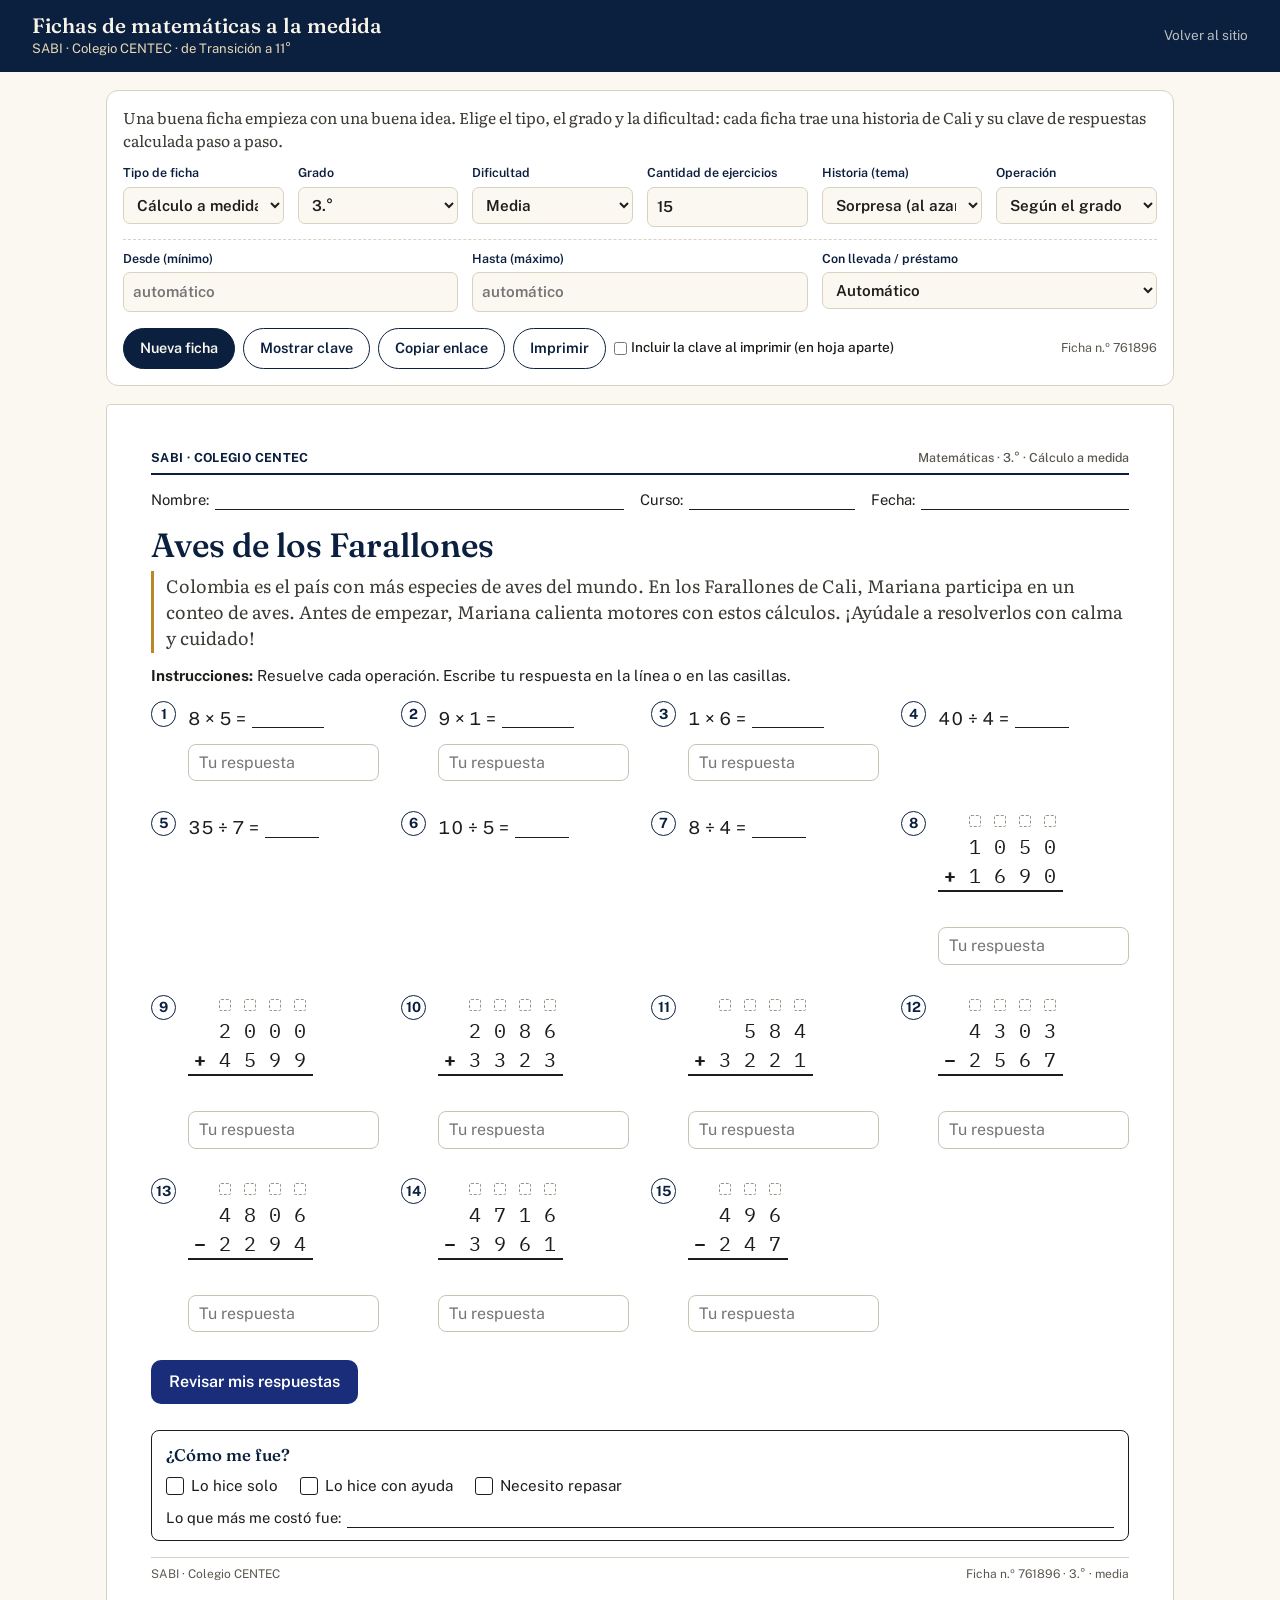
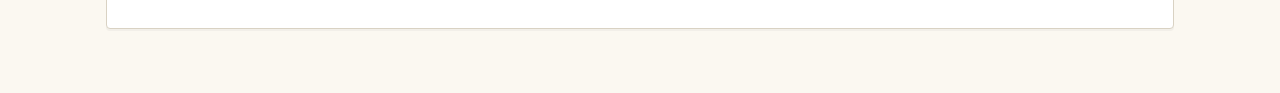
<file: fichas.html>
<!DOCTYPE html>
<html lang="es-CO">
<head>
<meta charset="UTF-8">
<meta name="viewport" content="width=device-width, initial-scale=1.0">
<title>Fichas de matemáticas a la medida — SABI · Colegio CENTEC</title>
<meta name="description" content="Generador infinito de fichas de matemáticas imprimibles, de Transición a grado 11, con historias de Cali y clave de respuestas calculada paso a paso.">
<link rel="preconnect" href="https://fonts.googleapis.com">
<link rel="preconnect" href="https://fonts.gstatic.com" crossorigin>
<link href="https://fonts.googleapis.com/css2?family=Literata:ital,opsz,wght@0,7..72,400;0,7..72,600;1,7..72,400&family=Fraunces:opsz,wght@9..144,450;9..144,560;9..144,680&family=Public+Sans:wght@400;500;600;700&family=IBM+Plex+Mono:wght@400;500&display=swap" rel="stylesheet">
<style>
  :root{
    --noche:#0B1F3F; --papel:#FBF8F1; --tinta:#1F1D1A; --oro:#B8862B; --oro-osc:#8A6418;
    --linea:#D9D2C3; --suave:#5B574F; --blanco:#FFFFFF;
  }
  *{box-sizing:border-box; margin:0; padding:0;}
  html{-webkit-text-size-adjust:100%;}
  body{background:var(--papel); color:var(--tinta); font-family:'Public Sans', system-ui, sans-serif; line-height:1.45; overflow-x:hidden;}
  h1,h2,h3{font-family:'Fraunces', Georgia, serif; font-weight:560;}
  button, select, input{font:inherit;}
  :focus-visible{outline:3px solid var(--oro); outline-offset:2px;}

  header.barra{display:flex; align-items:center; gap:12px; padding:14px clamp(16px,4vw,32px); background:var(--noche); color:#F7F3E9;}
  header.barra .titulos{display:flex; flex-direction:column; min-width:0;}
  header.barra h1{font-size:clamp(1.02rem, .9rem + .6vw, 1.3rem); line-height:1.2;}
  header.barra .sub{font-size:.82rem; color:#E9D9B4;}
  header.barra a{margin-left:auto; color:rgba(247,243,233,.75); font-size:.85rem; text-decoration:none; white-space:nowrap;}
  header.barra a:hover{color:#fff; text-decoration:underline;}

  .app{max-width:1100px; margin:0 auto; padding:18px 16px 64px;}
  .controles{background:var(--blanco); border:1px solid var(--linea); border-radius:12px; padding:16px; display:grid; grid-template-columns:repeat(auto-fit, minmax(min(100%,150px), 1fr)); gap:12px 14px;}
  .controles .intro-ctl{grid-column:1/-1; font-family:'Literata', Georgia, serif; font-size:.98rem; color:#3D3A34;}
  .controles label{display:flex; flex-direction:column; gap:4px; font-size:.78rem; font-weight:600; color:var(--noche); min-width:0;}
  .controles select, .controles input[type=number]{width:100%; min-width:0; padding:8px 9px; border:1px solid var(--linea); border-radius:7px; background:var(--papel); color:var(--tinta); font-size:.95rem;}
  .controles .grupo-calc{grid-column:1/-1; display:grid; grid-template-columns:repeat(auto-fit, minmax(min(100%,130px), 1fr)); gap:12px 14px; padding-top:10px; border-top:1px dashed var(--linea);}
  .controles .grupo-calc[hidden]{display:none;}
  .acciones{grid-column:1/-1; display:flex; flex-wrap:wrap; gap:8px; align-items:center; padding-top:4px;}
  .btn{background:var(--noche); color:#FBF8F1; border:1.5px solid var(--noche); border-radius:999px; padding:9px 16px; font-weight:600; font-size:.9rem; cursor:pointer;}
  .btn.sec{background:var(--blanco); color:var(--noche);}
  .btn:hover{filter:brightness(1.12);}
  .chk{display:inline-flex !important; flex-direction:row !important; align-items:center; gap:6px; font-size:.85rem !important; font-weight:500 !important; color:var(--tinta) !important;}
  .semilla-info{font-size:.78rem; color:var(--suave); margin-left:auto;}
  .aviso{position:fixed; left:50%; bottom:24px; transform:translateX(-50%); background:var(--noche); color:#fff; padding:10px 18px; border-radius:999px; font-size:.9rem; opacity:0; pointer-events:none; transition:opacity .2s; z-index:30; max-width:90vw;}
  .aviso.ver{opacity:1;}

  /* ---------- Hoja ---------- */
  .hoja{background:var(--blanco); border:1px solid var(--linea); border-radius:4px; margin-top:18px; padding:clamp(16px, 4vw, 44px); box-shadow:0 2px 0 rgba(31,29,26,.04);}
  .ficha-cab .marca{display:flex; flex-wrap:wrap; justify-content:space-between; gap:4px 12px; font-size:.78rem; letter-spacing:.03em; text-transform:uppercase; color:var(--noche); font-weight:700; border-bottom:2px solid var(--noche); padding-bottom:6px;}
  .ficha-cab .marca span{font-weight:500; color:var(--suave); text-transform:none; letter-spacing:0;}
  .datos-est{display:grid; grid-template-columns:2.2fr 1fr 1.2fr; gap:10px 16px; margin:14px 0 6px; font-size:.92rem;}
  .datos-est div{display:flex; align-items:flex-end; gap:6px; min-width:0;}
  .datos-est .campo{flex:1; border-bottom:1.5px solid var(--tinta); min-height:1.3em; min-width:2em;}
  .ficha-titulo{font-size:clamp(1.45rem, 1.1rem + 1.4vw, 2.1rem); color:var(--noche); margin:16px 0 6px; line-height:1.15;}
  .gancho{font-family:'Literata', Georgia, serif; font-size:clamp(1rem, .95rem + .25vw, 1.12rem); color:#3D3A34; border-left:3px solid var(--oro); padding:2px 0 2px 12px; margin-bottom:12px;}
  .consigna{font-size:.95rem; margin:10px 0 14px;}
  .lista-precios{border:1.5px solid var(--tinta); border-radius:6px; padding:10px 12px; margin:6px 0 14px; max-width:460px;}
  .lista-precios h3{font-size:1rem; margin-bottom:4px; color:var(--noche);}
  .lista-precios table{width:100%; border-collapse:collapse; font-size:.92rem;}
  .lista-precios td{padding:3px 4px; border-bottom:1px dotted #9C968A;}
  .lista-precios td:last-child{text-align:right; white-space:nowrap; font-variant-numeric:tabular-nums; font-weight:600;}

  ol.items{list-style:none; counter-reset:it; display:grid; gap:18px 22px; padding:0;}
  ol.items.cols{grid-template-columns:repeat(auto-fill, minmax(min(100%, 210px), 1fr));}
  ol.items > li.item{counter-increment:it; position:relative; padding-left:2.3em; min-width:0; break-inside:avoid; page-break-inside:avoid;}
  ol.items > li.item::before{content:counter(it); position:absolute; left:0; top:.05em; width:1.65em; height:1.65em; border-radius:50%; border:1.5px solid var(--noche); color:var(--noche); font-weight:700; font-size:.88rem; display:flex; align-items:center; justify-content:center;}
  .item p{margin-bottom:6px; overflow-wrap:anywhere;}
  .enun{font-size:1rem;}
  .eq{font-size:1.12rem; font-variant-numeric:tabular-nums; line-height:2; overflow-wrap:anywhere;}
  .rl{display:inline-block; min-width:var(--w,4em); border-bottom:1.5px solid var(--tinta); height:1.1em; vertical-align:-0.2em; margin:0 .15em;}
  .nota{font-size:.86em; color:var(--suave);}
  .fila-dib{display:flex; flex-wrap:wrap; align-items:center; gap:8px; margin:4px 0 6px;}
  .signo{font-size:1.6rem; font-weight:700; color:var(--noche);}
  svg.fig{display:block; max-width:100%; height:auto; overflow:visible;}
  .fila-dib svg.fig{display:inline-block;}
  .fig text{font-family:'Public Sans', sans-serif; fill:var(--tinta);}
  .fr{display:inline-flex; flex-direction:column; align-items:center; vertical-align:middle; line-height:1.15; font-size:.92em; margin:0 .12em;}
  .fr > span:first-child{border-bottom:1.5px solid currentColor; padding:0 .2em;}
  .fr > span{padding:0 .2em;}
  sup{font-size:.7em; line-height:0;}
  table.vert{border-collapse:collapse; font-family:'IBM Plex Mono', monospace; font-size:1.25rem; margin:2px 0;}
  table.vert td{width:1.25em; height:1.45em; text-align:center; padding:0;}
  table.vert tr.lleva td{height:1em; font-size:.7em;}
  table.vert tr.lleva td::after{content:''; display:inline-block; width:.7em; height:.7em; border:1px dashed #9C968A; border-radius:2px;}
  table.vert tr.lleva td.sin::after{display:none;}
  table.vert tr.raya td{border-top:2px solid var(--tinta);}
  table.vert td.sg{font-weight:700;}
  .sistema{display:inline-flex; flex-direction:column; border-left:2px solid var(--tinta); padding:2px 0 2px 10px; font-size:1.1rem; line-height:1.8; margin:4px 0;}
  .serie{display:flex; flex-wrap:wrap; gap:6px 4px; align-items:center; font-size:1.15rem; font-variant-numeric:tabular-nums; margin:6px 0;}
  .serie .t{padding:2px 4px;}
  .serie .hueco{display:inline-block; width:3.2em; height:1.7em; border:1.5px solid var(--tinta); border-radius:4px; background:#fff;}
  .serie .sep{color:var(--suave);}
  .serie .par{display:inline-flex; align-items:center; gap:3px; white-space:nowrap;}
  table.tabla{border-collapse:collapse; font-size:.95rem; margin:6px 0; max-width:100%;}
  table.tabla th, table.tabla td{border:1.2px solid var(--tinta); padding:4px 8px; text-align:center; min-width:2.4em; height:1.9em;}
  table.tabla th{background:#F3EEE3; font-weight:600;}
  .tabla-marco{max-width:100%; overflow-x:auto;}
  .andamio{display:grid; grid-template-columns:1fr 1fr; gap:8px; margin-top:8px;}
  .andamio.uno{grid-template-columns:1fr;}
  .caja{border:1.2px solid var(--tinta); border-radius:5px; min-height:3.6em; padding:3px 7px; font-size:.75rem; color:var(--suave); font-weight:600;}
  .caja.alta{min-height:7em;}
  .caja.ancha{grid-column:1/-1;}
  ol.pasos{margin:6px 0 8px; padding-left:0; list-style:none; counter-reset:pa;}
  ol.pasos li{counter-increment:pa; position:relative; padding:4px 6px 4px 3.9em; border:1px solid var(--linea); border-radius:5px; margin-bottom:5px; font-variant-numeric:tabular-nums; overflow-wrap:anywhere;}
  ol.pasos li::before{content:'Paso ' counter(pa); position:absolute; left:6px; top:6px; font-size:.72rem; font-weight:700; color:var(--noche); white-space:nowrap;}
  .respuestas-error{display:grid; grid-template-columns:1fr; gap:6px; font-size:.9rem;}
  .respuestas-error div{display:flex; gap:6px; align-items:flex-end;}
  .respuestas-error .campo{flex:1; border-bottom:1.2px solid var(--tinta); min-height:1.4em;}

  .autoeval{margin-top:26px; border:1.5px solid var(--tinta); border-radius:8px; padding:12px 14px; break-inside:avoid; page-break-inside:avoid;}
  .autoeval h3{font-size:1.05rem; margin-bottom:8px; color:var(--noche);}
  .autoeval .ops{display:flex; flex-wrap:wrap; gap:10px 22px; font-size:.95rem;}
  .autoeval .ops span{display:inline-flex; align-items:center; gap:7px;}
  .autoeval .ops span::before{content:''; width:1.05em; height:1.05em; border:1.5px solid var(--tinta); border-radius:3px; display:inline-block;}
  .autoeval .costo{display:flex; gap:6px; align-items:flex-end; margin-top:10px; font-size:.92rem;}
  .autoeval .costo span.campo{flex:1; border-bottom:1.2px solid var(--tinta); min-height:1.3em;}
  .pie{margin-top:16px; padding-top:8px; border-top:1px solid var(--linea); display:flex; flex-wrap:wrap; justify-content:space-between; gap:4px 12px; font-size:.75rem; color:var(--suave);}

  /* ---------- Clave ---------- */
  #clave[hidden]{display:none;}
  #clave h2{font-size:1.4rem; color:var(--noche);}
  #clave .sub{font-size:.85rem; color:var(--suave); margin-bottom:12px;}
  ol.clave-lista{padding-left:1.6em; display:grid; gap:10px;}
  ol.clave-lista > li{padding-left:.3em; break-inside:avoid; page-break-inside:avoid; overflow-wrap:anywhere;}
  ol.clave-lista > li::marker{font-weight:700; color:var(--noche);}
  .clave-item ol.pasos-clave{padding-left:1.3em; margin:3px 0;}
  .clave-item .etq{font-weight:700; color:var(--noche);}
  .clave-item b{font-weight:700;}
  .clave-item svg.fig{margin:4px 0;}

  /* ---------- Figuras SVG ---------- */
  .f-lleno{fill:var(--noche); stroke:var(--tinta); stroke-width:1.5;}
  .f-vacio{fill:#fff; stroke:var(--tinta); stroke-width:2;}
  .f-raya{fill:url(#pat-raya); stroke:var(--tinta); stroke-width:1.5;}
  .f-punto{fill:url(#pat-punto); stroke:var(--tinta); stroke-width:1.5;}
  .f-hueco{fill:#fff; stroke:var(--tinta); stroke-width:1.5; stroke-dasharray:4 3;}
  .tacha{stroke:var(--tinta); stroke-width:3; stroke-linecap:round;}
  .g-fig{fill:#F3EEE3; stroke:var(--tinta); stroke-width:2; stroke-linejoin:round;}
  .g-fig2{fill:#E4D9BF; stroke:var(--tinta); stroke-width:2;}
  .g-linea{stroke:var(--tinta); stroke-width:2; fill:none;}
  .g-fina{stroke:var(--tinta); stroke-width:1; fill:none;}
  .g-guia{stroke:var(--tinta); stroke-width:1.3; stroke-dasharray:5 4; fill:none;}
  .g-cuad{stroke:#B9B09C; stroke-width:.8; fill:none;}
  .g-eje{stroke:var(--tinta); stroke-width:1.6;}
  .g-borde{stroke:var(--tinta); stroke-width:3; stroke-linecap:square;}
  .g-celda{fill:#D9CDB0;}
  .g-celda2{fill:url(#pat-raya);}
  .g-punto{fill:var(--tinta);}
  .t-et{font-size:13px; font-weight:600;}
  .t-chico{font-size:10px;}
  .moneda{fill:#F1E7CF; stroke:var(--tinta); stroke-width:1.6;}
  .moneda-in{fill:none; stroke:var(--tinta); stroke-width:.8;}
  .moneda-bi{fill:#DCCBA2; stroke:var(--tinta); stroke-width:.8;}
  .billete{fill:#FFFFFF; stroke:var(--tinta); stroke-width:1.6;}
  .billete-in{fill:none; stroke:var(--tinta); stroke-width:.7; stroke-dasharray:3 2;}
  .etiqueta-precio{fill:#fff; stroke:var(--tinta); stroke-width:1.4;}

  @media (max-width:560px){
    .datos-est{grid-template-columns:1fr 1fr;}
    .datos-est div:first-child{grid-column:1/-1;}
    .andamio{grid-template-columns:1fr;}
    .semilla-info{margin-left:0; width:100%;}
    header.barra a{font-size:.78rem;}
  }

  .practica{display:flex; flex-wrap:wrap; align-items:center; gap:8px; margin:.45em 0 .2em;}
  .practica input{font:inherit; padding:6px 10px; border:1.5px solid #C9C3B5; border-radius:8px; min-width:9em; max-width:100%;}
  .practica .fb{font-size:.92rem;}
  .practica .fb.bien{color:#1B6B3A;} .practica .fb.mal{color:#8A3B12;}
  .practica button{font:inherit; font-size:.88rem; background:none; border:none; color:#1A2D7A; text-decoration:underline; cursor:pointer; padding:4px;}
  .revisar-todo{margin:1em 0 .2em; display:flex; flex-wrap:wrap; gap:10px; align-items:center;}
  .revisar-todo button{font:inherit; font-weight:600; background:#1A2D7A; color:#fff; border:none; border-radius:10px; padding:10px 18px; cursor:pointer; min-height:44px;}
  @media print{
    @page{margin:13mm 12mm;}
    html, body{background:#fff !important;}
    body{font-size:11pt;}
    header.barra, .controles, .aviso, .no-print{display:none !important;}
    .app{max-width:none; padding:0; margin:0;}
    .hoja{border:none; box-shadow:none; margin:0; padding:0; border-radius:0;}
    #clave, #clave[hidden]{display:none !important;}
    body.imprimir-clave #clave{display:block !important; break-before:page; page-break-before:always;}
    ol.items{gap:12px 18px;}
    ol.items.cols{grid-template-columns:repeat(3, minmax(0,1fr));}
    .item, .autoeval, ol.clave-lista > li{break-inside:avoid; page-break-inside:avoid;}
    .gancho{border-left-color:#000;}
    * {-webkit-print-color-adjust:exact; print-color-adjust:exact;}
  }
</style>
</head>
<body>
<!-- Patrones compartidos por todas las figuras (no se ocultan con display:none para que funcionen al imprimir) -->
<svg width="0" height="0" style="position:absolute; width:0; height:0;" aria-hidden="true" focusable="false">
  <defs>
    <pattern id="pat-raya" width="6" height="6" patternUnits="userSpaceOnUse" patternTransform="rotate(45)">
      <rect width="6" height="6" fill="#FFFFFF"/><rect width="2.6" height="6" fill="#6E5214"/>
    </pattern>
    <pattern id="pat-punto" width="6" height="6" patternUnits="userSpaceOnUse">
      <rect width="6" height="6" fill="#FFFFFF"/><circle cx="3" cy="3" r="1.4" fill="#1F1D1A"/>
    </pattern>
  </defs>
</svg>

<header class="barra">
  <div class="titulos">
    <h1>Fichas de matemáticas a la medida</h1>
    <span class="sub">SABI · Colegio CENTEC · de Transición a 11°</span>
  </div>
  <a href="index.html">Volver al sitio</a>
</header>

<main class="app">
  <form class="controles no-print" id="controles" aria-label="Configura tu ficha" onsubmit="return false;">
    <p class="intro-ctl">Una buena ficha empieza con una buena idea. Elige el tipo, el grado y la dificultad: cada ficha trae una historia de Cali y su clave de respuestas calculada paso a paso.</p>
    <label>Tipo de ficha
      <select id="c-tipo"></select>
    </label>
    <label>Grado
      <select id="c-grado"></select>
    </label>
    <label>Dificultad
      <select id="c-dif">
        <option value="facil">Fácil</option>
        <option value="media">Media</option>
        <option value="reto">Reto</option>
      </select>
    </label>
    <label>Cantidad de ejercicios
      <input type="number" id="c-n" min="4" max="20" step="1" inputmode="numeric">
    </label>
    <label>Historia (tema)
      <select id="c-tema"></select>
    </label>
    <label id="l-sub">Enfoque
      <select id="c-sub"></select>
    </label>
    <div class="grupo-calc" id="g-calc" hidden>
      <label>Desde (mínimo)
        <input type="number" id="c-rmin" min="0" max="9999999" step="1" inputmode="numeric" placeholder="automático">
      </label>
      <label>Hasta (máximo)
        <input type="number" id="c-rmax" min="1" max="9999999" step="1" inputmode="numeric" placeholder="automático">
      </label>
      <label>Con llevada / préstamo
        <select id="c-llevada">
          <option value="auto">Automático</option>
          <option value="si">Sí, siempre</option>
          <option value="no">No, nunca</option>
        </select>
      </label>
    </div>
    <div class="acciones">
      <button type="button" class="btn" id="b-nueva">Nueva ficha</button>
      <button type="button" class="btn sec" id="b-clave" aria-pressed="false">Mostrar clave</button>
      <button type="button" class="btn sec" id="b-copiar">Copiar enlace</button>
      <button type="button" class="btn sec" id="b-imprimir">Imprimir</button>
      <label class="chk"><input type="checkbox" id="c-imp-clave"> Incluir la clave al imprimir (en hoja aparte)</label>
      <span class="semilla-info" id="semilla-info"></span>
    </div>
  </form>

  <article class="hoja" id="ficha" aria-live="polite"></article>
  <section class="hoja" id="clave" hidden aria-label="Clave de respuestas"></section>
</main>
<div class="aviso" id="aviso" role="status"></div>
<script>
(function(){
'use strict';
/* =====================================================================
   SABI · Fichas de matemáticas a la medida — Colegio CENTEC (Cali)
   Motor determinista: la misma URL produce siempre la misma ficha.
   Todas las respuestas se CALCULAN por código (nunca se escriben a mano).
   ===================================================================== */

// ---------- Azar con semilla ----------
function mulberry32(a){return function(){a|=0;a=a+0x6D2B79F5|0;let t=Math.imul(a^a>>>15,1|a);t=t+Math.imul(t^t>>>7,61|t)^t;return((t^t>>>14)>>>0)/4294967296;};}
function hashStr(s){let h=2166136261;for(let i=0;i<s.length;i++){h^=s.charCodeAt(i);h=Math.imul(h,16777619);}return h>>>0;}
function Rng(seed){
  const f=mulberry32(seed>>>0);
  const R={
    r:f,
    int(a,b){a=Math.ceil(a);b=Math.floor(b);if(b<a)b=a;return a+Math.floor(f()*(b-a+1));},
    pick(a){return a[Math.floor(f()*a.length)];},
    shuffle(a){a=a.slice();for(let i=a.length-1;i>0;i--){const j=Math.floor(f()*(i+1));const t=a[i];a[i]=a[j];a[j]=t;}return a;},
    sample(a,k){return R.shuffle(a).slice(0,k);},
    bool(p){return f()<(p==null?0.5:p);},
    nz(a,b){let x,t=0;do{x=R.int(a,b);t++;}while(x===0&&t<100);return x===0?1:x;}
  };
  return R;
}

// ---------- Formato numérico es-CO ----------
function fmt(n,dec){
  if(typeof n!=='number'||!isFinite(n)) throw new Error('Número inválido en la ficha: '+n);
  const x=Math.abs(n);
  let s=dec==null?String(Math.round(x*1e6)/1e6):x.toFixed(dec);
  if(s.indexOf('e')>=0) s=x.toFixed(dec==null?0:dec);
  let parts=s.split('.'); let i=parts[0], fr=parts[1];
  i=i.replace(/\B(?=(\d{3})+(?!\d))/g,'.');
  const out=i+(fr?','+fr:'');
  const esCero=out.replace(/[0.,]/g,'')==='';
  return (n<0&&!esCero?'−':'')+out;
}
const money=n=>'$ '+fmt(n);
const par=n=>n<0?'('+fmt(n)+')':fmt(n);
const dec2=x=>fmt(Math.round(x*100)/100);
function decS(v,e){ // entero v con e decimales -> texto es-CO sin ceros sobrantes
  const neg=v<0; let s=String(Math.abs(v)); while(s.length<e+1) s='0'+s;
  let i=s.slice(0,s.length-e), f=e?s.slice(s.length-e):''; f=f.replace(/0+$/,'');
  i=i.replace(/\B(?=(\d{3})+(?!\d))/g,'.');
  const out=i+(f?','+f:''); return (neg&&out.replace(/[0.,]/g,'')!==''?'−':'')+out;
}
function gcd(a,b){a=Math.abs(a);b=Math.abs(b);while(b){const t=a%b;a=b;b=t;}return a||1;}
function lcm(a,b){return a/gcd(a,b)*b;}
function simp(n,d){if(d<0){n=-n;d=-d;}const g=gcd(n,d);return [n/g,d/g];}
function frH(n,d){ if(d===1) return fmt(n); return (n<0?'−':'')+'<span class="fr" role="math" aria-label="'+Math.abs(n)+' sobre '+d+'"><span>'+fmt(Math.abs(n))+'</span><span>'+fmt(d)+'</span></span>'; }
function frT(n,d){ return d===1?fmt(n):fmt(n)+'/'+fmt(d); }
function frClave(n,d){ const s=simp(n,d); let t='<b>'+frT(s[0],s[1])+'</b>'; if(Math.abs(s[0])>s[1]&&s[1]!==1){const w=Math.trunc(s[0]/s[1]), r=Math.abs(s[0]%s[1]); t+=' (= '+fmt(w)+' y '+r+'/'+s[1]+')';} return t; }
const rl=w=>'<span class="rl" style="--w:'+(w||4)+'em"></span>';
const r1=x=>Math.round(x*10)/10;
function cap(s){return s.charAt(0).toUpperCase()+s.slice(1);}
function pl(w,k){return k===1?w[0]:w[1];}
function cuantos(w){return w[2]==='f'?'Cuántas':'Cuántos';}
function svgW(w,h,body,label){return '<svg class="fig" viewBox="0 0 '+r1(w)+' '+r1(h)+'" width="'+r1(w)+'" height="'+r1(h)+'" role="img" aria-label="'+(label||'figura')+'">'+body+'</svg>';}
function txt(x,y,s,cls,anchor){return '<text x="'+r1(x)+'" y="'+r1(y)+'" class="'+(cls||'t-et')+'" text-anchor="'+(anchor||'middle')+'" dominant-baseline="middle">'+s+'</text>';}
// polinomio a partir de coeficientes (grado mayor primero)
function poly(co,v){ v=v||'x'; const deg=co.length-1; let s='';
  co.forEach((c,i)=>{ const p=deg-i; if(c===0) return; const a=Math.abs(c);
    const body=p===0?fmt(a):(a===1?'':fmt(a))+v+(p>1?'<sup>'+p+'</sup>':'');
    s+= s===''?(c<0?'−':'')+body:(c<0?' − ':' + ')+body; });
  return s||'0'; }
function lin(terms){ let s=''; terms.forEach(t=>{const c=t[0],v=t[1]; if(c===0) return; const a=Math.abs(c); const body=(a===1&&v?'':fmt(a))+v; s+= s===''?(c<0?'−':'')+body:(c<0?' − ':' + ')+body;}); return s||'0'; }
function factor(r){ return r===0?'x':'(x '+(r>0?'−':'+')+' '+fmt(Math.abs(r))+')'; }

// ---------- Nombres y temas (historias de Cali y Colombia) ----------
const NOMBRES=['Valentina','Santiago','Mariana','Samuel','Isabella','Jerónimo','Salomé','Emmanuel','Luciana','Matías','Antonella','Tomás','Sara','Juan José','Gabriela','Maximiliano','Daniela','Sebastián','Yuliana','Esteban','Camila','Andrés','Manuela','Kevin','Sofía','Alejandro','María José','Johan','Valeria','Nicolás','Ximena','Darwin'];
const TEMAS=[
 {id:'tienda',titulo:'La tienda del barrio',intro:'En Ciudad Córdoba, la tienda de don Chucho abre desde las seis de la mañana. Hoy {N} y {M} le ayudan a atender a los vecinos.',lugar:'la tienda de don Chucho',obj:['huevo','huevos','m'],gente:['cliente','clientes','m'],grupo:['cubeta','cubetas','f'],espacio:'la bodega de la tienda',precios:[['litro de leche','litros de leche',5200],['libra de arroz','libras de arroz',2900],['panela','panelas',3600],['huevo','huevos',700],['pan','panes',500],['bolsa de agua','bolsas de agua',1000]]},
 {id:'mio',titulo:'Un viaje en el MIO',intro:'Por las mañanas, {N} toma el MIO en la estación más cercana al colegio. En el recorrido cuenta pasajeros, paradas y minutos.',lugar:'la estación del MIO',obj:['tarjeta MIO','tarjetas MIO','f'],gente:['pasajero','pasajeros','m'],grupo:['bus','buses','m'],espacio:'el andén de la estación',precios:[['pasaje','pasajes',3400],['tarjeta MIO','tarjetas MIO',8000],['botella de agua','botellas de agua',2500],['paquete de maní','paquetes de maní',2000],['empanada','empanadas',2500]]},
 {id:'galeria',titulo:'Mercado en la Galería Alameda',intro:'El sábado, {N} acompaña a su abuela a la Galería Alameda. Entre puestos de frutas, hierbas y verduras, hay mucho que contar y pagar.',lugar:'la Galería Alameda',obj:['lulo','lulos','m'],gente:['comprador','compradores','m'],grupo:['canasta','canastas','f'],espacio:'el puesto de frutas',precios:[['libra de lulo','libras de lulo',4500],['mango','mangos',2500],['aguacate','aguacates',4000],['piña','piñas',6000],['libra de tomate','libras de tomate',3000],['mazorca','mazorcas',1500]]},
 {id:'frutas',titulo:'El carrito de frutas de doña Rosa',intro:'A la salida del colegio, doña Rosa vende mango biche, chontaduro y salpicón. {N} le ayuda a llevar las cuentas.',lugar:'el carrito de doña Rosa',obj:['mango','mangos','m'],gente:['cliente','clientes','m'],grupo:['bandeja','bandejas','f'],espacio:'el toldo del carrito',precios:[['vaso de mango biche','vasos de mango biche',4000],['porción de chontaduro','porciones de chontaduro',3000],['salpicón','salpicones',6000],['vaso de lulada','vasos de lulada',7000],['bolsa de mamoncillos','bolsas de mamoncillos',3000]]},
 {id:'panaderia',titulo:'Pandebonos y buñuelos',intro:'En la panadería del barrio salen bandejas de pandebonos y buñuelos recién horneados. {N} y {M} ayudan a empacarlos.',lugar:'la panadería',obj:['pandebono','pandebonos','m'],gente:['cliente','clientes','m'],grupo:['bandeja','bandejas','f'],espacio:'la mesa de la panadería',precios:[['pandebono','pandebonos',2500],['buñuelo','buñuelos',2200],['pandeyuca','pandeyucas',2300],['vaso de avena','vasos de avena',3500],['café con leche','cafés con leche',2800],['empanada','empanadas',2500]]},
 {id:'feria',titulo:'La Feria de Cali',intro:'Llega diciembre y Cali se prepara para la Feria. {N} y su familia van al Salsódromo a ver las escuelas de salsa.',lugar:'el Salsódromo',obj:['boleta','boletas','f'],gente:['bailarín','bailarines','m'],grupo:['comparsa','comparsas','f'],espacio:'la tarima de la Feria',precios:[['boleta de tribuna','boletas de tribuna',95000],['sombrero','sombreros',25000],['botella de agua','botellas de agua',3000],['empanada','empanadas',3000],['camiseta de la Feria','camisetas de la Feria',40000]]},
 {id:'salsa',titulo:'Escuela de salsa caleña',intro:'Cali es la capital mundial de la salsa. En la escuela del barrio, {N} ensaya pasos y cuenta tiempos con la música.',lugar:'la escuela de salsa',obj:['disco de salsa','discos de salsa','m'],gente:['bailarín','bailarines','m'],grupo:['fila','filas','f'],espacio:'la pista de baile',precios:[['clase','clases',20000],['par de zapatos de baile','pares de zapatos de baile',90000],['camiseta','camisetas',35000],['botella de agua','botellas de agua',2500]]},
 {id:'ciclovia',titulo:'Domingo de ciclovía',intro:'Los domingos, la ciclovía de Cali se llena de bicicletas, patines y caminantes. {N} y {M} salen temprano a recorrerla.',lugar:'la ciclovía',obj:['botella de agua','botellas de agua','f'],gente:['ciclista','ciclistas','m'],grupo:['grupo','grupos','m'],espacio:'el parqueadero de bicicletas',precios:[['hora de alquiler de bicicleta','horas de alquiler de bicicleta',8000],['botella de agua','botellas de agua',2500],['jugo de naranja','jugos de naranja',4000],['raspado','raspados',4000],['casco','cascos',65000]]},
 {id:'pance',titulo:'Paseo al río Pance',intro:'El paseo de olla al río Pance es una tradición caleña. {N} y su familia preparan todo para pasar el día junto al agua.',lugar:'el río Pance',obj:['arepa','arepas','f'],gente:['bañista','bañistas','m'],grupo:['bolsa','bolsas','f'],espacio:'el lote junto al río',precios:[['arepa','arepas',2500],['gaseosa','gaseosas',3500],['pasaje de bus','pasajes de bus',3400],['raspado','raspados',4000],['plátano maduro','plátanos maduros',1500]]},
 {id:'zoo',titulo:'Visita al Zoológico de Cali',intro:'El curso de {N} visita el Zoológico de Cali, a orillas del río Cali. Allí viven cóndores, jaguares y osos de anteojos.',lugar:'el Zoológico de Cali',obj:['foto','fotos','f'],gente:['visitante','visitantes','m'],grupo:['recinto','recintos','m'],espacio:'el recinto de los flamencos',precios:[['entrada de niño','entradas de niño',23000],['entrada de adulto','entradas de adulto',30000],['helado','helados',6000],['peluche','peluches',25000],['botella de agua','botellas de agua',3000]]},
 {id:'cerro',titulo:'Caminata al Cerro de las Tres Cruces',intro:'Muy temprano, {N} y {M} suben al Cerro de las Tres Cruces. Desde arriba se ve todo Cali.',lugar:'el Cerro de las Tres Cruces',obj:['naranja','naranjas','f'],gente:['caminante','caminantes','m'],grupo:['bolsa','bolsas','f'],espacio:'el mirador del cerro',precios:[['jugo de naranja','jugos de naranja',4000],['botella de agua','botellas de agua',2000],['vaso de champús','vasos de champús',4000],['gorra','gorras',15000]]},
 {id:'huerta',titulo:'La huerta escolar CENTEC',intro:'En la huerta del colegio sembramos cilantro, tomate y cebolla. {N} y {M} están a cargo esta semana.',lugar:'la huerta escolar',obj:['semilla','semillas','f'],gente:['estudiante','estudiantes','m'],grupo:['surco','surcos','m'],espacio:'la huerta',precios:[['sobre de semillas','sobres de semillas',3500],['bulto de abono','bultos de abono',18000],['regadera','regaderas',15000],['plántula','plántulas',1500]]},
 {id:'petronio',titulo:'Festival Petronio Álvarez',intro:'En agosto, el Petronio Álvarez llena Cali de marimba, cununos y cantos del Pacífico. {N} va con su familia por primera vez.',lugar:'el festival',obj:['cocada','cocadas','f'],gente:['músico','músicos','m'],grupo:['agrupación','agrupaciones','f'],espacio:'la tarima del festival',precios:[['cocada','cocadas',3000],['jugo de borojó','jugos de borojó',6000],['plato de pescado','platos de pescado',28000],['pulsera artesanal','pulseras artesanales',10000],['sombrero','sombreros',30000]]},
 {id:'futbol',titulo:'Torneo de fútbol intercursos',intro:'Empezó el torneo de fútbol del colegio. {N} juega en su equipo y {M} lleva las estadísticas de cada partido.',lugar:'la cancha del colegio',obj:['balón','balones','m'],gente:['jugador','jugadores','m'],grupo:['equipo','equipos','m'],espacio:'la cancha',precios:[['balón','balones',60000],['camiseta','camisetas',45000],['par de medias','pares de medias',12000],['bebida hidratante','bebidas hidratantes',4000]]},
 {id:'reciclaje',titulo:'Campaña de reciclaje',intro:'El colegio organiza una campaña para recoger botellas, cartón y papel. Lo que se recoge se vende y el dinero va para la huerta.',lugar:'el punto de reciclaje',obj:['botella','botellas','f'],gente:['voluntario','voluntarios','m'],grupo:['bolsa','bolsas','f'],espacio:'el centro de acopio',precios:[['kilo de cartón','kilos de cartón',500],['kilo de papel','kilos de papel',600],['kilo de botellas plásticas','kilos de botellas plásticas',900],['kilo de aluminio','kilos de aluminio',4000]]},
 {id:'cristorey',titulo:'Mirador de Cristo Rey',intro:'Desde el mirador de Cristo Rey se ven los ríos y los barrios de Cali. {N} sube con su familia en una chiva.',lugar:'el mirador de Cristo Rey',obj:['postal','postales','f'],gente:['turista','turistas','m'],grupo:['chiva','chivas','f'],espacio:'la plazoleta del mirador',precios:[['viaje en chiva','viajes en chiva',25000],['postal','postales',5000],['vaso de cholado','vasos de cholado',9000],['mango','mangos',3000]]},
 {id:'bulevar',titulo:'Tarde en el Bulevar del Río',intro:'Al atardecer, el Bulevar del Río se llena de familias. {N} y {M} caminan junto al río Cali.',lugar:'el Bulevar del Río',obj:['helado','helados','m'],gente:['visitante','visitantes','m'],grupo:['banca','bancas','f'],espacio:'la plazoleta del bulevar',precios:[['helado','helados',5000],['raspado','raspados',4000],['paquete de crispetas','paquetes de crispetas',4000],['globo','globos',5000]]},
 {id:'mariposario',titulo:'Mariposario Andoke',intro:'En el mariposario Andoke vuelan cientos de mariposas. {N} lleva una libreta para anotar todo lo que observa.',lugar:'el mariposario',obj:['lámina','láminas','f'],gente:['visitante','visitantes','m'],grupo:['jardín','jardines','m'],espacio:'el jardín de mariposas',precios:[['entrada','entradas',18000],['lámina de mariposas','láminas de mariposas',5000],['libreta','libretas',8000],['botella de agua','botellas de agua',3000]]},
 {id:'biblioteca',titulo:'Club de lectura',intro:'Los viernes, el club de lectura se reúne en la biblioteca. {N} organiza los libros y {M} anota los préstamos.',lugar:'la biblioteca',obj:['libro','libros','m'],gente:['lector','lectores','m'],grupo:['estante','estantes','m'],espacio:'la sala de lectura',precios:[['cuaderno','cuadernos',4500],['lápiz','lápices',1000],['libro','libros',35000],['caja de colores','cajas de colores',9000],['borrador','borradores',800]]},
 {id:'sanantonio',titulo:'Cholado en San Antonio',intro:'Después de caminar por el barrio San Antonio, {N} y {M} se toman un cholado bien frío.',lugar:'el barrio San Antonio',obj:['cholado','cholados','m'],gente:['turista','turistas','m'],grupo:['bandeja','bandejas','f'],espacio:'el parque de San Antonio',precios:[['cholado','cholados',9000],['vaso de lulada','vasos de lulada',8000],['vaso de champús','vasos de champús',5000],['salpicón','salpicones',6000],['empanada','empanadas',2500]]},
 {id:'cometas',titulo:'Cometas en agosto',intro:'En agosto soplan los vientos y el cielo de Cali se llena de cometas. {N} y {M} construyen las suyas.',lugar:'el parque del barrio',obj:['cometa','cometas','f'],gente:['niño','niños','m'],grupo:['paquete','paquetes','m'],espacio:'el parque',precios:[['cometa','cometas',12000],['rollo de pita','rollos de pita',5000],['pliego de papel seda','pliegos de papel seda',1000],['paquete de palitos','paquetes de palitos',2000]]},
 {id:'farallones',titulo:'Aves de los Farallones',intro:'Colombia es el país con más especies de aves del mundo. En los Farallones de Cali, {N} participa en un conteo de aves.',lugar:'los Farallones',obj:['foto de ave','fotos de aves','f'],gente:['observador','observadores','m'],grupo:['bandada','bandadas','f'],espacio:'el sendero',precios:[['guía de aves','guías de aves',45000],['refrigerio','refrigerios',8000],['transporte','transportes',15000],['botella de agua','botellas de agua',3000]]},
 {id:'tiendaescolar',titulo:'La tienda escolar',intro:'En el descanso, la tienda escolar del CENTEC se llena. Hoy {N} y {M} ayudan a organizar los refrigerios.',lugar:'la tienda escolar',obj:['refrigerio','refrigerios','m'],gente:['estudiante','estudiantes','m'],grupo:['caja','cajas','f'],espacio:'el patio del colegio',precios:[['jugo en caja','jugos en caja',2000],['paquete de galletas','paquetes de galletas',1500],['vaso de fruta picada','vasos de fruta picada',3000],['sándwich','sándwiches',5000],['vaso de avena','vasos de avena',2500]]},
 {id:'cumple',titulo:'Cumpleaños en la cuadra',intro:'Es el cumpleaños de {M} y toda la cuadra está invitada. {N} ayuda a organizar la fiesta.',lugar:'la fiesta',obj:['globo','globos','m'],gente:['invitado','invitados','m'],grupo:['paquete','paquetes','m'],espacio:'el salón comunal',precios:[['paquete de globos','paquetes de globos',6000],['torta','tortas',45000],['gaseosa de 2 litros','gaseosas de 2 litros',6000],['bolsa de dulces','bolsas de dulces',12000],['piñata','piñatas',35000]]},
 {id:'natacion',titulo:'Natación en las piscinas Panamericanas',intro:'En las piscinas de la Unidad Deportiva Panamericana entrenan los nadadores de Cali. {N} va a su clase de natación.',lugar:'las piscinas',obj:['gorro','gorros','m'],gente:['nadador','nadadores','m'],grupo:['carril','carriles','m'],espacio:'la piscina',precios:[['entrada a la piscina','entradas a la piscina',6000],['gorro','gorros',15000],['par de gafas','pares de gafas',25000],['toalla','toallas',30000]]},
 {id:'campesino',titulo:'Mercado campesino',intro:'Cada mes llega al parque el mercado campesino con productos frescos del campo vallecaucano. {N} hace la lista de compras.',lugar:'el mercado campesino',obj:['mazorca','mazorcas','f'],gente:['campesino','campesinos','m'],grupo:['canasto','canastos','m'],espacio:'el parque del mercado',precios:[['mazorca','mazorcas',1500],['libra de fríjol','libras de fríjol',6500],['cubeta de huevos','cubetas de huevos',15000],['libra de queso campesino','libras de queso campesino',12000],['panela','panelas',3600]]}
];
const BARATOS=[['chicle','chicles',200],['colombina','colombinas',300],['bombón','bombones',400],['banano','bananos',500],['galleta','galletas',600],['mandarina','mandarinas',700],['bolsa de agua','bolsas de agua',1000]];
const GRADOS=['Transición','1.°','2.°','3.°','4.°','5.°','6.°','7.°','8.°','9.°','10.°','11.°'];
const BILLETES=[2000,5000,10000,20000,50000,100000];
const DENOMS=[100000,50000,20000,10000,5000,2000,1000,500,200,100,50];

// Lista de precios ajustada al grado (precios 2026 redondeados a 50/100)
function listaPrecios(c){
  if(c.g<=1) return c.R.sample(BARATOS.filter(x=>x[2]<=(c.g===0?700:1000)),5).sort((a,b)=>a[2]-b[2]);
  if(c.g===2){ let l=c.T.precios.filter(x=>x[2]<=5000); if(l.length<4) l=l.concat(c.R.sample(BARATOS.filter(x=>x[2]>=300),4-l.length)); return l.slice(0,6); }
  return c.T.precios.slice();
}

// =====================================================================
// Dibujo (SVG) — legible en blanco y negro: forma + relleno, nunca solo color
// =====================================================================
const RELLENOS={lleno:['f-lleno','oscuro'],raya:['f-raya','rayado'],vacio:['f-vacio','blanco'],punto:['f-punto','punteado']};
const FORMAS={circulo:'círculo',triangulo:'triángulo',cuadrado:'cuadrado',estrella:'estrella',rombo:'rombo'};
function formaSVG(tipo,cx,cy,r,cls,extra){
  extra=extra||'';
  if(tipo==='circulo') return '<circle cx="'+r1(cx)+'" cy="'+r1(cy)+'" r="'+r1(r*0.9)+'" class="'+cls+'"'+extra+'/>';
  if(tipo==='cuadrado') return '<rect x="'+r1(cx-r*0.82)+'" y="'+r1(cy-r*0.82)+'" width="'+r1(r*1.64)+'" height="'+r1(r*1.64)+'" class="'+cls+'"'+extra+'/>';
  let pts=[];
  if(tipo==='triangulo') pts=[[cx,cy-r],[cx+r*0.95,cy+r*0.8],[cx-r*0.95,cy+r*0.8]];
  else if(tipo==='rombo') pts=[[cx,cy-r],[cx+r*0.8,cy],[cx,cy+r],[cx-r*0.8,cy]];
  else { for(let i=0;i<10;i++){const a=-Math.PI/2+i*Math.PI/5, rr=i%2?r*0.45:r; pts.push([cx+rr*Math.cos(a),cy+rr*Math.sin(a)]);} }
  return '<polygon points="'+pts.map(p=>r1(p[0])+','+r1(p[1])).join(' ')+'" class="'+cls+'"'+extra+'/>';
}
// k objetos en filas de 5 (marco de diez); los últimos "tach" aparecen tachados; "vacios" se dibujan punteados
function grupoFiguras(k,forma,tach,vacios){
  tach=tach||0; vacios=vacios||0; const tot=k+vacios, s=28;
  const cols=Math.min(Math.max(tot,1),5), rows=Math.max(1,Math.ceil(tot/5));
  let g='';
  for(let i=0;i<tot;i++){
    const x=4+(i%5)*s+s/2, y=4+Math.floor(i/5)*s+s/2;
    g+=formaSVG(forma,x,y,11,i<k?'f-lleno obj':'f-hueco');
    if(i<k&&i>=k-tach) g+='<path d="M'+(x-11)+' '+(y-11)+'L'+(x+11)+' '+(y+11)+'M'+(x+11)+' '+(y-11)+'L'+(x-11)+' '+(y+11)+'" class="tacha"/>';
  }
  return svgW(cols*s+8,rows*s+8,g,'grupo de figuras para contar');
}
// Operación en columna (suma, resta, multiplicación)
function vertical(a,b,signo){
  const A=String(a),B=String(b);
  const w=signo==='×'?A.length+B.length+1:Math.max(A.length,B.length)+1;
  const fila=(s,sg)=>{let c='';const pad=w-s.length-(sg?1:0); if(sg) c+='<td class="sg">'+sg+'</td>'; for(let i=0;i<pad;i++) c+='<td></td>'; for(const ch of s) c+='<td>'+ch+'</td>'; return c;};
  let h='<table class="vert" aria-label="'+a+' '+signo+' '+b+' en columna"><tr class="lleva">'+'<td class="sin"></td>'+'<td></td>'.repeat(w-1)+'</tr>';
  h+='<tr>'+fila(A,'')+'</tr><tr>'+fila(B,signo)+'</tr>';
  const extra=(signo==='×'&&B.length>1)?B.length+1:1;
  for(let i=0;i<extra;i++) h+='<tr class="'+(i===0||i===extra-1&&extra>1?'raya':'')+'">'+'<td></td>'.repeat(w)+'</tr>';
  return h+'</table>';
}
// Ajusta puntos (coordenadas matemáticas, y hacia arriba) a una caja SVG
function ajustar(pts,maxW,maxH,m){
  const xs=pts.map(p=>p[0]), ys=pts.map(p=>p[1]);
  const x0=Math.min(...xs), x1=Math.max(...xs), y0=Math.min(...ys), y1=Math.max(...ys);
  const s=Math.min((maxW-2*m)/Math.max(x1-x0,1e-9),(maxH-2*m)/Math.max(y1-y0,1e-9));
  const map=p=>[m+(p[0]-x0)*s, m+(y1-p[1])*s];
  return {map, s, W:(x1-x0)*s+2*m, H:(y1-y0)*s+2*m};
}
function poligono(P,cls){return '<polygon points="'+P.map(p=>r1(p[0])+','+r1(p[1])).join(' ')+'" class="'+(cls||'g-fig')+'"/>';}
function etiquetaLado(p,q,centro,s,off){
  off=off||15; const mx=(p[0]+q[0])/2, my=(p[1]+q[1])/2; let nx=-(q[1]-p[1]), ny=q[0]-p[0]; const L=Math.hypot(nx,ny)||1; nx/=L; ny/=L;
  if((mx-centro[0])*nx+(my-centro[1])*ny<0){nx=-nx;ny=-ny;}
  return txt(mx+nx*off,my+ny*off,s);
}
function centroide(P){return [P.reduce((a,p)=>a+p[0],0)/P.length,P.reduce((a,p)=>a+p[1],0)/P.length];}
// Triángulo rectángulo: base a (horizontal), altura b; etiquetas {base, alt, hip}; theta=true marca el ángulo θ en el vértice izquierdo
function triRect(a,b,et,theta){
  const A=ajustar([[0,0],[a,0],[a,b]],300,190,38); const L=A.map([0,0]), Rv=A.map([a,0]), T=A.map([a,b]);
  const P=[L,Rv,T], c=centroide(P); let g=poligono(P);
  g+='<path d="M'+r1(Rv[0]-11)+' '+r1(Rv[1])+'V'+r1(Rv[1]-11)+'H'+r1(Rv[0])+'" class="g-fina"/>';
  g+=etiquetaLado(L,Rv,c,et.base,16)+etiquetaLado(Rv,T,c,et.alt,22)+etiquetaLado(L,T,c,et.hip,18);
  if(theta){ const ang=Math.atan2(b,a), rr=30; g+='<path d="M'+r1(L[0]+rr)+' '+r1(L[1])+' A'+rr+' '+rr+' 0 0 0 '+r1(L[0]+rr*Math.cos(ang))+' '+r1(L[1]-rr*Math.sin(ang))+'" class="g-linea"/>'+txt(L[0]+44*Math.cos(ang/2),L[1]-44*Math.sin(ang/2),'θ'); }
  return svgW(A.W,A.H,g,'triángulo rectángulo');
}

// =====================================================================
// 1. CÁLCULO A MEDIDA
// =====================================================================
const OPS=[['auto','Según el grado'],['conteo','Conteo (Transición)'],['suma','Suma'],['resta','Resta'],['multiplicacion','Multiplicación'],['division','División'],['mixtas','Operaciones mixtas'],['fracciones','Fracciones'],['decimales','Decimales'],['enteros','Números enteros'],['potencias','Potencias y raíces'],['ecuaciones','Ecuaciones de primer grado'],['sistemas','Sistemas de ecuaciones 2×2'],['cuadraticas','Ecuaciones cuadráticas'],['porcentajes','Porcentajes'],['interes','Interés simple y compuesto'],['logaritmos','Logaritmos'],['trigonometria','Razones trigonométricas']];
const OPS_GRADO={0:['conteo','suma','resta'],1:['suma','resta'],2:['suma','resta'],3:['multiplicacion','division','suma','resta'],4:['multiplicacion','division','mixtas'],5:['fracciones','decimales','multiplicacion','division'],6:['fracciones','decimales','porcentajes','mixtas'],7:['enteros','potencias','ecuaciones'],8:['enteros','potencias','ecuaciones'],9:['sistemas','cuadraticas','ecuaciones'],10:['porcentajes','interes','logaritmos','trigonometria'],11:['interes','logaritmos','trigonometria','porcentajes']};
const RSUMA=[[[0,5],[0,9],[1,9]],[[1,20],[10,60],[10,99]],[[10,99],[100,499],[100,999]],[[100,999],[100,4999],[1000,9999]],[[1000,9999],[1000,49999],[10000,99999]],[[1000,99999],[10000,499999],[10000,999999]]];
function hayLlevada(a,b){while(a>0||b>0){if(a%10+b%10>9)return true;a=Math.floor(a/10);b=Math.floor(b/10);}return false;}
function hayPrestamo(a,b){while(b>0){if(a%10<b%10)return true;a=Math.floor(a/10);b=Math.floor(b/10);}return false;}
function rango(c,base){const p=c.p; if(p.rmin!=null&&p.rmax!=null&&p.rmax>p.rmin) return [p.rmin,p.rmax,true]; return [base[0],base[1],false];}
const ex=(expr,vars,r,mostrar,extra)=>Object.assign({f:'expr',expr,vars,r,mostrar},extra||{});
const CALC={};

CALC.conteo=c=>{const {R,d}=c; const k=R.int(d===0?1:d===1?3:6,d===0?6:d===1?10:15); const forma=R.pick(['circulo','estrella','triangulo','cuadrado']);
  return {html:'<p class="enun">¿Cuántos hay? Cuenta y escribe el número.</p><div class="fila-dib">'+grupoFiguras(k,forma)+'</div><p class="eq">Hay '+rl(2)+'</p>',
    clave:'Hay <b>'+k+'</b> '+FORMAS[forma]+(k===1?'':'s')+'.', chk:{f:'conteo',k,mostrar:fmt(k)}, uid:'c'+k+forma};};

CALC.suma=c=>{const {R,g,d,p}=c; const rg=rango(c,RSUMA[Math.min(g,5)][d]);
  if(g===0&&!rg[2]){const tot=R.int(d===0?2:3,d===0?6:10), a=R.int(1,tot-1), b=tot-a;
    return {html:'<div class="fila-dib">'+grupoFiguras(a,'circulo')+'<span class="signo">+</span>'+grupoFiguras(b,'circulo')+'</div><p class="eq">'+a+' + '+b+' = '+rl(2)+'</p>',clave:a+' + '+b+' = <b>'+tot+'</b>',chk:ex('a+b',{a,b},tot,fmt(tot)),uid:'s'+a+'+'+b};}
  const lim=rg[2]?Infinity:(g<=2?[10,99,999][g]:Infinity);
  let want=p.llevada; if(want==='auto') want=(g<=1&&d===0)?'no':'';
  let a,b,t=0; do{a=R.int(rg[0],rg[1]);b=R.int(rg[0],rg[1]);t++;}while(t<600&&(a+b>lim||(want==='si'&&!hayLlevada(a,b))||(want==='no'&&hayLlevada(a,b))));
  if(a+b>lim){a=Math.min(a,lim);b=R.int(0,lim-a);}
  const r=a+b, vert=g>=1&&g<=4&&r<1e6;
  return {html:vert?vertical(a,b,'+'):'<p class="eq">'+fmt(a)+' + '+fmt(b)+' = '+rl(5)+'</p>',clave:fmt(a)+' + '+fmt(b)+' = <b>'+fmt(r)+'</b>'+(hayLlevada(a,b)?' <span class="nota">(con llevada)</span>':''),chk:ex('a+b',{a,b},r,fmt(r)),uid:'s'+a+'+'+b};};

CALC.resta=c=>{const {R,g,d,p}=c; const rg=rango(c,RSUMA[Math.min(g,5)][d]);
  if(g===0&&!rg[2]){const a=R.int(3,d===0?6:10), b=R.int(1,a-1);
    return {html:'<p class="enun">Había '+a+'. Se fueron los tachados.</p><div class="fila-dib">'+grupoFiguras(a,'circulo',b)+'</div><p class="eq">'+a+' − '+b+' = '+rl(2)+'</p>',clave:a+' − '+b+' = <b>'+(a-b)+'</b>',chk:ex('a-b',{a,b},a-b,fmt(a-b)),uid:'r'+a+'-'+b};}
  let want=p.llevada; if(want==='auto') want=(g<=1&&d===0)?'no':'';
  let a,b,t=0; do{a=R.int(rg[0],rg[1]);b=R.int(rg[0],rg[1]);if(b>a){const x=a;a=b;b=x;}t++;}while(t<600&&(a===b||(want==='si'&&!hayPrestamo(a,b))||(want==='no'&&hayPrestamo(a,b))));
  const r=a-b, vert=g>=1&&g<=4&&a<1e6;
  return {html:vert?vertical(a,b,'−'):'<p class="eq">'+fmt(a)+' − '+fmt(b)+' = '+rl(5)+'</p>',clave:fmt(a)+' − '+fmt(b)+' = <b>'+fmt(r)+'</b>'+(hayPrestamo(a,b)?' <span class="nota">(con préstamo)</span>':''),chk:ex('a-b',{a,b},r,fmt(r)),uid:'r'+a+'-'+b};};

CALC.multiplicacion=c=>{const {R,g,d}=c; let a,b; const rg=rango(c,[0,0]);
  if(rg[2]){a=R.int(rg[0],rg[1]); b=rg[1]<=12?R.int(rg[0],rg[1]):R.int(2,d===2?99:9);}
  else if(g<=3){const tablas=d===0?[2,3,4,5,10]:d===1?[2,3,4,5,6,7,8,9]:[6,7,8,9]; a=R.pick(tablas); b=R.int(d===2?3:1,10); if(R.bool()){const x=a;a=b;b=x;}}
  else if(g===4){a=d===0?R.int(11,49):d===1?R.int(12,99):R.int(102,999); b=d===2?R.int(11,49):R.int(2,9);}
  else {a=d===0?R.int(12,99):d===1?R.int(102,999):R.int(1002,9999); b=d===0?R.int(3,9):R.int(11,99);}
  const r=a*b, vert=g>=4&&g<=7&&(a>=10||b>=10)&&a<1e5&&b<100;
  let cl=fmt(a)+' × '+fmt(b)+' = <b>'+fmt(r)+'</b>';
  if(b>=10&&b<100&&b%10!==0) cl+=' <span class="nota">('+fmt(a)+' × '+(b%10)+' = '+fmt(a*(b%10))+'; '+fmt(a)+' × '+(b-b%10)+' = '+fmt(a*(b-b%10))+')</span>';
  return {html:vert?vertical(a,b,'×'):'<p class="eq">'+fmt(a)+' × '+fmt(b)+' = '+rl(4)+'</p>',clave:cl,chk:ex('a*b',{a,b},r,fmt(r)),uid:'m'+a+'x'+b};};

CALC.division=c=>{const {R,g,d}=c; let D,v,q,r; const rg=rango(c,[0,0]); const conRes=g>=4;
  if(rg[2]){v=R.int(2,d===2?25:9); D=Math.max(v,R.int(Math.max(rg[0],1),rg[1])); if(g<=3) D-=D%v; q=Math.floor(D/v); r=D%v;}
  else if(g<=3){const tablas=d===0?[2,3,4,5,10]:[2,3,4,5,6,7,8,9]; v=R.pick(tablas); q=R.int(d===2?4:1,10); r=0; D=v*q;}
  else { if(g===4){v=R.int(2,9); q=d===0?R.int(11,30):d===1?R.int(12,120):R.int(102,999);} else {v=d===0?R.int(2,9):d===1?R.pick([R.int(2,9),R.int(11,25)]):R.int(12,48); q=d===0?R.int(12,250):R.int(101,999);}
    r=(d>0&&R.bool(d===1?0.5:0.7))?R.int(1,v-1):0; D=v*q+r; }
  const html=conRes?'<p class="eq">'+fmt(D)+' ÷ '+fmt(v)+'</p><p class="eq">Cociente: '+rl(3)+' Residuo: '+rl(2)+'</p>':'<p class="eq">'+fmt(D)+' ÷ '+fmt(v)+' = '+rl(3)+'</p>';
  const clave=conRes?fmt(D)+' ÷ '+fmt(v)+': cociente <b>'+fmt(q)+'</b>, residuo <b>'+fmt(r)+'</b> <span class="nota">(comprobación: '+fmt(v)+' × '+fmt(q)+' + '+fmt(r)+' = '+fmt(D)+')</span>':fmt(D)+' ÷ '+fmt(v)+' = <b>'+fmt(q)+'</b> <span class="nota">(porque '+fmt(v)+' × '+fmt(q)+' = '+fmt(D)+')</span>';
  const chk=[ex('Math.floor(D/v)',{D,v},q,fmt(q))]; if(conRes) chk.push(ex('D%v',{D,v},r,fmt(r)));
  return {html,clave,chk,uid:'d'+D+'/'+v};};

function exprTxt(f,v){let s='';for(const ch of f){ if(v[ch]!=null) s+=fmt(v[ch]); else if(ch==='*') s+=' × '; else if(ch==='/') s+=' ÷ '; else if(ch==='-') s+=' − '; else if(ch==='+') s+=' + '; else s+=ch;} return s;}
CALC.mixtas=c=>{const {R,g,d}=c;
  if(g<=3){const op=R.pick(g<=1?['suma','resta']:['suma','resta','multiplicacion','division']); return CALC[op](c);}
  const big=d===2?25:d===1?12:9;
  const forms=g>=6?['a+b*c','a*b-c','(a+b)*c','a-b/c','a*(b-c)+d','a+b*c-d']:['a+b*c','a*b-c','(a+b)*c','a-b/c'];
  const f=R.pick(forms); let v, pasos, r;
  if(f==='a+b*c'){v={a:R.int(2,big*3),b:R.int(2,big),c:R.int(2,9)}; const p=v.b*v.c; r=v.a+p; pasos=[fmt(v.b)+' × '+fmt(v.c)+' = '+fmt(p),fmt(v.a)+' + '+fmt(p)+' = '+fmt(r)];}
  else if(f==='a*b-c'){v={a:R.int(2,big),b:R.int(2,9)}; v.c=R.int(1,v.a*v.b-1); const p=v.a*v.b; r=p-v.c; pasos=[fmt(v.a)+' × '+fmt(v.b)+' = '+fmt(p),fmt(p)+' − '+fmt(v.c)+' = '+fmt(r)];}
  else if(f==='(a+b)*c'){v={a:R.int(2,big*2),b:R.int(2,big*2),c:R.int(2,9)}; const s=v.a+v.b; r=s*v.c; pasos=['Primero el paréntesis: '+fmt(v.a)+' + '+fmt(v.b)+' = '+fmt(s),fmt(s)+' × '+fmt(v.c)+' = '+fmt(r)];}
  else if(f==='a-b/c'){const cc=R.int(2,9),k=R.int(2,big); v={a:R.int(k+1,k+big*3),b:cc*k,c:cc}; r=v.a-k; pasos=[fmt(v.b)+' ÷ '+fmt(cc)+' = '+fmt(k),fmt(v.a)+' − '+fmt(k)+' = '+fmt(r)];}
  else if(f==='a*(b-c)+d'){const b=R.int(5,big+10),cc=R.int(1,b-1); v={a:R.int(2,9),b,c:cc,d:R.int(1,big*3)}; const s=b-cc,p=v.a*s; r=p+v.d; pasos=['Primero el paréntesis: '+fmt(b)+' − '+fmt(cc)+' = '+fmt(s),fmt(v.a)+' × '+fmt(s)+' = '+fmt(p),fmt(p)+' + '+fmt(v.d)+' = '+fmt(r)];}
  else {v={a:R.int(2,big*3),b:R.int(2,big),c:R.int(2,9)}; const p=v.b*v.c, s=v.a+p; v.d=R.int(1,s-1); r=s-v.d; pasos=[fmt(v.b)+' × '+fmt(v.c)+' = '+fmt(p),fmt(v.a)+' + '+fmt(p)+' = '+fmt(s),fmt(s)+' − '+fmt(v.d)+' = '+fmt(r)];}
  return {html:'<p class="eq">'+exprTxt(f,v)+' = '+rl(4)+'</p>',clave:exprTxt(f,v)+' → '+pasos.join(' → ')+' · Resultado: <b>'+fmt(r)+'</b>',chk:ex(f,v,r,fmt(r)),uid:'x'+f+JSON.stringify(v)};};

CALC.fracciones=c=>{const {R,g,d}=c; const kinds=g<=4?['misma','de','simplificar']:g===5?['misma','distinta','de','simplificar']:['distinta','mult','div','de','distinta'];
  const k=R.pick(kinds), maxD=d===0?6:d===1?10:12;
  if(k==='misma'){const den=R.int(3,maxD); let a=R.int(1,den-1),b=R.int(1,den-1); let op=(g>=5&&R.bool())?'−':'+'; if(op==='−'&&a<b){const x=a;a=b;b=x;} if(a===b) op='+';
    const n=op==='+'?a+b:a-b, s=simp(n,den);
    return {html:'<p class="eq">'+frH(a,den)+' '+op+' '+frH(b,den)+' = '+rl(3)+'</p>',clave:frT(a,den)+' '+op+' '+frT(b,den)+' = '+frT(n,den)+(s[1]!==den?' = ':' → ')+frClave(n,den),chk:{f:'frac',op:op==='+'?'+':'-',a:[a,den],b:[b,den],r:s,mostrar:frT(s[0],s[1])},uid:'fm'+a+op+b+'/'+den};}
  if(k==='distinta'||k==='mult'||k==='div'){let b1,b2,a1,a2; do{b1=R.int(2,maxD);b2=R.int(2,maxD);}while(b1===b2); a1=R.int(1,b1-1); a2=R.int(1,b2-1);
    let op=k==='mult'?'×':k==='div'?'÷':(g>=5&&R.bool()?'−':'+');
    if(op==='−'&&a1*b2<a2*b1){[a1,b1,a2,b2]=[a2,b2,a1,b1];} if(op==='−'&&a1*b2===a2*b1) op='+';
    let n,dd,clave;
    if(op==='+'||op==='−'){const L=lcm(b1,b2), x1=a1*L/b1, x2=a2*L/b2; n=op==='+'?x1+x2:x1-x2; dd=L;
      clave='m.c.m.('+b1+', '+b2+') = '+L+' → '+frT(a1,b1)+' = '+frT(x1,L)+' y '+frT(a2,b2)+' = '+frT(x2,L)+' → '+frT(x1,L)+' '+op+' '+frT(x2,L)+' = '+frT(n,L)+' → '+frClave(n,L);}
    else if(op==='×'){n=a1*a2; dd=b1*b2; clave='Numerador por numerador y denominador por denominador: '+frT(n,dd)+' → '+frClave(n,dd);}
    else {n=a1*b2; dd=b1*a2; clave='Multiplico por el inverso: '+frT(a1,b1)+' × '+frT(b2,a2)+' = '+frT(n,dd)+' → '+frClave(n,dd);}
    const s=simp(n,dd);
    return {html:'<p class="eq">'+frH(a1,b1)+' '+op+' '+frH(a2,b2)+' = '+rl(3)+'</p>',clave,chk:{f:'frac',op:{'+':'+','−':'-','×':'*','÷':'/'}[op],a:[a1,b1],b:[a2,b2],r:s,mostrar:frT(s[0],s[1])},uid:'fd'+a1+'/'+b1+op+a2+'/'+b2};}
  if(k==='de'){const b=R.int(2,maxD), a=R.int(1,b-1), kk=R.int(2,d===2?15:9), N=b*kk, r=a*kk;
    return {html:'<p class="eq">'+frH(a,b)+' de '+fmt(N)+' = '+rl(3)+'</p>',clave:fmt(N)+' ÷ '+b+' = '+kk+'; '+kk+' × '+a+' = <b>'+fmt(r)+'</b>',chk:{f:'frac',op:'de',a:[a,b],N,r:[r,1],mostrar:fmt(r)},uid:'fo'+a+'/'+b+'de'+N};}
  let a,b; do{b=R.int(2,maxD);a=R.int(1,b-1);}while(gcd(a,b)!==1); const m=R.int(2,d===2?9:5);
  return {html:'<p class="eq">Simplifica: '+frH(a*m,b*m)+' = '+rl(3)+'</p>',clave:'Divido arriba y abajo entre '+m+': '+frT(a*m,b*m)+' = <b>'+frT(a,b)+'</b>',chk:{f:'frac',op:'simp',a:[a*m,b*m],r:[a,b],mostrar:frT(a,b)},uid:'fs'+a*m+'/'+b*m};};

function decAleat(R,maxInt,e){let v=R.int(Math.pow(10,e),maxInt*Math.pow(10,e)); if(v%10===0) v+=R.int(1,9); return v;}
CALC.decimales=c=>{const {R,g,d}=c; const kinds=g<=5?['suma','resta','multEnt','pot10']:['suma','resta','multEnt','multDec','divEnt','pot10'];
  const k=R.pick(kinds), maxI=d===0?20:d===1?100:1000; const P=Math.pow;
  if(k==='suma'||k==='resta'){let e1=R.int(1,d===2?3:2), e2=R.int(1,2); if(e1===e2&&R.bool(0.7)) e2=e1===1?2:1; let v1=decAleat(R,maxI,e1), v2=decAleat(R,maxI,e2);
    const E=Math.max(e1,e2); let s1=v1*P(10,E-e1), s2=v2*P(10,E-e2);
    if(k==='resta'&&s1<s2){[v1,v2,e1,e2,s1,s2]=[v2,v1,e2,e1,s2,s1];}
    const op=k==='suma'?'+':'−', s=k==='suma'?s1+s2:s1-s2;
    return {html:'<p class="eq">'+decS(v1,e1)+' '+op+' '+decS(v2,e2)+' = '+rl(4)+'</p>',clave:decS(v1,e1)+' '+op+' '+decS(v2,e2)+' = <b>'+decS(s,E)+'</b> <span class="nota">(coma debajo de coma)</span>',chk:ex(k==='suma'?'a+b':'a-b',{a:v1/P(10,e1),b:v2/P(10,e2)},s/P(10,E),decS(s,E),{tol:1e-9}),uid:'ds'+v1+op+v2};}
  if(k==='multEnt'){const e=R.int(1,2), v=decAleat(R,d===2?100:20,e), m=d===2?R.int(11,25):R.int(2,9);
    return {html:'<p class="eq">'+decS(v,e)+' × '+m+' = '+rl(4)+'</p>',clave:decS(v,e)+' × '+m+' = <b>'+decS(v*m,e)+'</b> <span class="nota">('+v+' × '+m+' = '+fmt(v*m)+', con '+e+' decimal'+(e>1?'es':'')+')</span>',chk:ex('a*b',{a:v/P(10,e),b:m},v*m/P(10,e),decS(v*m,e),{tol:1e-9}),uid:'dm'+v+'x'+m};}
  if(k==='multDec'){const v1=decAleat(R,d===2?50:12,1), v2=decAleat(R,9,1);
    return {html:'<p class="eq">'+decS(v1,1)+' × '+decS(v2,1)+' = '+rl(4)+'</p>',clave:decS(v1,1)+' × '+decS(v2,1)+' = <b>'+decS(v1*v2,2)+'</b> <span class="nota">('+v1+' × '+v2+' = '+fmt(v1*v2)+', con 2 decimales)</span>',chk:ex('a*b',{a:v1/10,b:v2/10},v1*v2/100,decS(v1*v2,2),{tol:1e-9}),uid:'dd'+v1+'x'+v2};}
  if(k==='divEnt'){const e=R.int(1,2), q=decAleat(R,d===2?60:15,e), m=R.int(2,9), D=q*m;
    return {html:'<p class="eq">'+decS(D,e)+' ÷ '+m+' = '+rl(4)+'</p>',clave:decS(D,e)+' ÷ '+m+' = <b>'+decS(q,e)+'</b> <span class="nota">(comprobación: '+decS(q,e)+' × '+m+' = '+decS(D,e)+')</span>',chk:ex('a/b',{a:D/P(10,e),b:m},q/P(10,e),decS(q,e),{tol:1e-9}),uid:'dv'+D+'/'+m};}
  const e=R.int(1,3), v=decAleat(R,d===2?999:99,e), kk=R.int(1,3), por=R.bool(), f=P(10,kk);
  const res=por?(e>=kk?decS(v,e-kk):decS(v*P(10,kk-e),0)):decS(v,e+kk); const val=por?v/P(10,e)*f:v/P(10,e)/f;
  return {html:'<p class="eq">'+decS(v,e)+' '+(por?'×':'÷')+' '+fmt(f)+' = '+rl(4)+'</p>',clave:decS(v,e)+' '+(por?'×':'÷')+' '+fmt(f)+' = <b>'+res+'</b> <span class="nota">(la coma se corre '+kk+' lugar'+(kk>1?'es':'')+' a la '+(por?'derecha':'izquierda')+')</span>',chk:ex(por?'a*b':'a/b',{a:v/P(10,e),b:f},val,res,{tol:1e-9}),uid:'dp'+v+por+kk};};

CALC.enteros=c=>{const {R,d}=c; const M=d===0?10:d===1?20:50;
  if(d===2&&R.bool(0.4)){const a=R.nz(-12,12),b=R.nz(-12,12),cc=R.nz(-30,30); const f=R.pick(['a*b+c','a-b*c']); let r,pasos;
    if(f==='a*b+c'){const p=a*b; r=p+cc; pasos=[par(a)+' × '+par(b)+' = '+fmt(p),fmt(p)+' + '+par(cc)+' = '+fmt(r)];}
    else {const p=b*cc; r=a-p; pasos=[par(b)+' × '+par(cc)+' = '+fmt(p),fmt(a)+' − '+par(p)+' = '+fmt(r)];}
    const disp=f==='a*b+c'?fmt(a)+' × '+par(b)+' + '+par(cc):fmt(a)+' − '+par(b)+' × '+par(cc);
    return {html:'<p class="eq">'+disp+' = '+rl(3)+'</p>',clave:pasos.join(' → ')+' · <b>'+fmt(r)+'</b>',chk:ex(f,{a,b,c:cc},r,fmt(r)),uid:'e'+f+a+b+cc};}
  const op=R.pick(['+','−','×','÷']); let a,b,r,regla;
  if(op==='÷'){b=R.nz(-12,12); if(Math.abs(b)===1) b=b*R.int(2,9); const q=R.nz(-Math.min(M,15),Math.min(M,15)); a=b*q; r=q; regla='signos iguales dan +, diferentes dan −';}
  else if(op==='×'){const L=d===2?20:12; a=R.nz(-L,L); b=R.nz(-L,L); r=a*b; regla='signos iguales dan +, diferentes dan −';}
  else {a=R.nz(-M,M); b=R.nz(-M,M); r=op==='+'?a+b:a-b; regla=op==='−'?'restar es sumar el opuesto: '+fmt(a)+' + '+par(-b):(Math.sign(a)===Math.sign(b)?'signos iguales: se suman y se deja el signo':'signos diferentes: se restan y se deja el signo del mayor');}
  if(a>0&&b>0){a=-a; r=op==='+'?a+b:op==='−'?a-b:op==='×'?a*b:a/b;}
  if(op==='+') regla=Math.sign(a)===Math.sign(b)?'signos iguales: se suman y se deja el signo':'signos diferentes: se restan y se deja el signo del mayor';
  if(op==='−') regla='restar es sumar el opuesto: '+fmt(a)+' + '+par(-b);
  return {html:'<p class="eq">'+fmt(a)+' '+op+' '+par(b)+' = '+rl(3)+'</p>',clave:fmt(a)+' '+op+' '+par(b)+' = <b>'+fmt(r)+'</b> <span class="nota">('+regla+')</span>',chk:ex({'+':'a+b','−':'a-b','×':'a*b','÷':'a/b'}[op],{a,b},r,fmt(r)),uid:'e'+a+op+b};};

CALC.potencias=c=>{const {R,g,d}=c; const kinds=['valor','producto','cociente','potpot','raiz'].concat(g>=7?['cero','negativa']:[]); const k=R.pick(kinds); const P=Math.pow; const lim=d===0?1000:d===1?10000:1e6;
  if(k==='valor'){let a,n; do{a=R.int(2,d===2?12:9); n=R.int(2,d===0?3:5);}while(P(a,n)>lim); const r=P(a,n);
    return {html:'<p class="eq">'+a+'<sup>'+n+'</sup> = '+rl(4)+'</p>',clave:a+'<sup>'+n+'</sup> = '+Array(n).fill(a).join(' × ')+' = <b>'+fmt(r)+'</b>',chk:ex('Math.pow(a,n)',{a,n},r,fmt(r)),uid:'pv'+a+'^'+n};}
  if(k==='producto'||k==='cociente'){let a,m,n; do{a=R.int(2,d===0?3:6); m=R.int(2,6); n=R.int(1,5);}while((k==='producto'?P(a,m+n):P(a,m))>Math.max(lim,4096)||(k==='cociente'&&m<=n));
    const e=k==='producto'?m+n:m-n, r=P(a,e), op=k==='producto'?'×':'÷';
    return {html:'<p class="enun">Escribe como una sola potencia y calcula su valor:</p><p class="eq">'+a+'<sup>'+m+'</sup> '+op+' '+a+'<sup>'+n+'</sup> = '+rl(3)+' = '+rl(3)+'</p>',clave:a+'<sup>'+m+'</sup> '+op+' '+a+'<sup>'+n+'</sup> = '+a+'<sup>'+m+' '+(k==='producto'?'+':'−')+' '+n+'</sup> = '+a+'<sup>'+e+'</sup> = <b>'+fmt(r)+'</b>',chk:ex(k==='producto'?'Math.pow(a,m)*Math.pow(a,n)':'Math.pow(a,m)/Math.pow(a,n)',{a,m,n},r,fmt(r)),uid:'pp'+k+a+m+n};}
  if(k==='potpot'){const a=R.int(2,3); let m,n; do{m=R.int(2,4);n=R.int(2,3);}while(m*n>(a===2?12:8)); const r=P(a,m*n);
    return {html:'<p class="eq">('+a+'<sup>'+m+'</sup>)<sup>'+n+'</sup> = '+rl(3)+' = '+rl(3)+'</p>',clave:'('+a+'<sup>'+m+'</sup>)<sup>'+n+'</sup> = '+a+'<sup>'+m+' × '+n+'</sup> = '+a+'<sup>'+(m*n)+'</sup> = <b>'+fmt(r)+'</b>',chk:ex('Math.pow(Math.pow(a,m),n)',{a,m,n},r,fmt(r)),uid:'pq'+a+m+n};}
  if(k==='cero'){const a=R.int(2,99), b=R.int(2,12), r=1+b*b;
    return {html:'<p class="eq">'+a+'<sup>0</sup> + '+b+'<sup>2</sup> = '+rl(3)+'</p>',clave:a+'<sup>0</sup> = 1 (todo número distinto de 0 elevado a 0 da 1); '+b+'<sup>2</sup> = '+(b*b)+'; 1 + '+(b*b)+' = <b>'+fmt(r)+'</b>',chk:ex('Math.pow(a,0)+b*b',{a,b},r,fmt(r)),uid:'pc'+a+b};}
  if(k==='negativa'){let a,n; do{a=R.int(2,d===2?6:4); n=R.int(2,5);}while(P(a,n)>lim); const r=P(-a,n);
    return {html:'<p class="eq">(−'+a+')<sup>'+n+'</sup> = '+rl(3)+'</p>',clave:'(−'+a+')<sup>'+n+'</sup> = <b>'+fmt(r)+'</b> <span class="nota">(exponente '+(n%2?'impar: el resultado es negativo':'par: el resultado es positivo')+')</span>',chk:ex('Math.pow(-a,n)',{a,n},r,fmt(r)),uid:'pn'+a+n};}
  const cubo=d===2&&R.bool(0.4); const kk=cubo?R.int(2,10):R.int(2,d===0?10:d===1?15:25); const x=cubo?kk*kk*kk:kk*kk;
  return {html:'<p class="eq">'+(cubo?'∛':'√')+'<span style="text-decoration:overline">'+fmt(x)+'</span> = '+rl(3)+'</p>',clave:(cubo?'∛':'√')+fmt(x)+' = <b>'+kk+'</b> <span class="nota">(porque '+kk+(cubo?'³':'²')+' = '+fmt(x)+')</span>',chk:ex(cubo?'Math.cbrt(x)':'Math.sqrt(x)',{x},kk,fmt(kk),{tol:1e-9}),uid:'pr'+x+cubo};};

CALC.ecuaciones=c=>{const {R,d}=c;
  if(d===2&&R.bool(0.6)){let a,cc; do{a=R.nz(-9,9);cc=R.nz(-9,9);}while(a===cc||Math.abs(a)===1&&Math.abs(cc)===1);
    const x=R.nz(-10,10), b=R.int(-20,20), e=(a-cc)*x+b;
    const pasos=['Agrupo las x a la izquierda y los números a la derecha: '+fmt(a)+'x − '+par(cc)+'x = '+fmt(e)+' − '+par(b),fmt(a-cc)+'x = '+fmt(e-b),'x = '+fmt(e-b)+' ÷ '+par(a-cc)];
    return {html:'<p class="eq">'+poly([a,b])+' = '+poly([cc,e])+'</p><p class="eq">x = '+rl(3)+'</p>',clave:pasos.join(' → ')+' → <b>x = '+fmt(x)+'</b>',chk:{f:'ecu',a,b,c:cc,d:e,x,mostrar:'x = '+fmt(x)},uid:'q'+a+b+cc+e};}
  let a=d===0?R.int(2,6):R.int(2,9); if(d===2&&R.bool(0.3)) a=-a; const x=d===0?R.int(1,10):R.nz(-10,10), b=d===0?R.int(1,20):R.nz(-25,25), cc=a*x+b;
  const pasos=['Paso '+(b>0?'el +'+fmt(b)+' a restar':'el −'+fmt(-b)+' a sumar')+': '+fmt(a)+'x = '+fmt(cc)+(b>0?' − ':' + ')+fmt(Math.abs(b))+' = '+fmt(cc-b),'x = '+fmt(cc-b)+' ÷ '+par(a)];
  return {html:'<p class="eq">'+poly([a,b])+' = '+fmt(cc)+'</p><p class="eq">x = '+rl(3)+'</p>',clave:pasos.join(' → ')+' → <b>x = '+fmt(x)+'</b> <span class="nota">(comprobación: '+fmt(a)+' × '+par(x)+(b>0?' + ':' − ')+fmt(Math.abs(b))+' = '+fmt(cc)+')</span>',chk:{f:'ecu',a,b,c:0,d:cc,x,mostrar:'x = '+fmt(x)},uid:'q'+a+b+cc};};

CALC.sistemas=c=>{const {R,d}=c; let a1,b1,a2,b2,x,y;
  if(d===0){x=R.int(2,12); y=R.int(1,x-1); a1=1;b1=1;a2=1;b2=-1;}
  else { x=R.nz(-8,8); y=R.nz(-8,8); do{a1=R.nz(-5,5);b1=R.nz(-5,5);a2=R.nz(-5,5);b2=R.nz(-5,5);}while(a1*b2-a2*b1===0); }
  const c1=a1*x+b1*y, c2=a2*x+b2*y; const ky=b1*a2-b2*a1, rh=c1*a2-c2*a1;
  const clave='Multiplico la 1.ª ecuación por '+par(a2)+' y la 2.ª por '+par(a1)+' y las resto: '+fmt(ky)+'y = '+fmt(rh)+' → y = '+fmt(y)+'. Sustituyo en la 1.ª: '+fmt(a1)+'x = '+fmt(c1)+' − '+par(b1*y)+' → x = '+fmt(x)+'. <b>x = '+fmt(x)+', y = '+fmt(y)+'</b>';
  return {html:'<div class="sistema"><span>'+lin([[a1,'x'],[b1,'y']])+' = '+fmt(c1)+'</span><span>'+lin([[a2,'x'],[b2,'y']])+' = '+fmt(c2)+'</span></div><p class="eq">x = '+rl(2)+' y = '+rl(2)+'</p>',clave,chk:{f:'sis',eqs:[[a1,b1,c1],[a2,b2,c2]],x,y,mostrar:'x = '+fmt(x)+', y = '+fmt(y)},uid:'si'+[a1,b1,c1,a2,b2,c2].join(',')};};

CALC.cuadraticas=c=>{const {R,d}=c; let r1_,r2_; do{ if(d===0){r1_=R.int(1,6);r2_=R.int(1,7);} else {r1_=R.nz(-9,9);r2_=R.nz(-9,9);} }while(r1_===r2_&&R.bool(0.8));
  const A=d===2?R.pick([1,2,3,-1]):1, B=-A*(r1_+r2_), C=A*r1_*r2_; const lo=Math.min(r1_,r2_), hi=Math.max(r1_,r2_);
  let clave;
  if(A===1) clave='Busco dos números que multiplicados den '+fmt(C)+' y sumados den '+fmt(-B)+': '+fmt(r1_)+' y '+fmt(r2_)+'. Factorizo: '+factor(r1_)+factor(r2_)+' = 0';
  else {const D=B*B-4*A*C; clave='Δ = b² − 4ac = '+par(B)+'² − 4·'+par(A)+'·'+par(C)+' = '+fmt(D)+'; √Δ = '+fmt(Math.sqrt(D))+'; x = ('+fmt(-B)+' ± '+fmt(Math.sqrt(D))+') ÷ '+par(2*A);}
  clave+=' → '+(lo===hi?'<b>x = '+fmt(lo)+'</b> (raíz doble)':'<b>x = '+fmt(lo)+'</b> o <b>x = '+fmt(hi)+'</b>');
  return {html:'<p class="eq">'+poly([A,B,C])+' = 0</p><p class="eq">x = '+rl(2)+' o x = '+rl(2)+'</p>',clave,chk:{f:'cuad',a:A,b:B,c:C,raices:[lo,hi],mostrar:'x = '+fmt(lo)},uid:'cu'+A+B+C};};

CALC.porcentajes=c=>{const {R,g,d}=c; const kinds=['de','que','aumento','descuento'].concat(g>=10?['inverso']:[]); const k=R.pick(kinds);
  const ps=d===0?[10,20,25,50]:d===1?[5,10,15,20,25,30,40,75]:[6,8,12,15,35,45];
  const p=R.pick(ps), u=100/gcd(p,100);
  if(k==='de'){const N=u*R.int(1,d===0?20:200)*(R.bool()?10:1), r=N*p/100;
    return {html:'<p class="eq">'+p+' % de '+fmt(N)+' = '+rl(3)+'</p>',clave:fmt(N)+' × '+p+' ÷ 100 = <b>'+fmt(r)+'</b>',chk:ex('N*p/100',{N,p},r,fmt(r)),uid:'%d'+p+N};}
  if(k==='que'){const b=u*R.int(1,d===0?10:40), a=b*p/100;
    return {html:'<p class="eq">¿Qué porcentaje de '+fmt(b)+' es '+fmt(a)+'?</p><p class="eq">'+rl(3)+' %</p>',clave:fmt(a)+' ÷ '+fmt(b)+' × 100 = <b>'+p+' %</b>',chk:ex('a/b*100',{a,b},p,p+' %',{tol:1e-9}),uid:'%q'+a+'/'+b};}
  const N=u*R.int(1,d===0?50:500)*100;
  if(k==='inverso'){const F=N*(100+p)/100; return {html:'<p class="enun">Después de un aumento del '+p+' %, un precio quedó en '+money(F)+'. ¿Cuál era el precio original?</p><p class="eq">'+rl(5)+'</p>',clave:'El precio nuevo es el '+(100+p)+' % del original: '+money(F)+' ÷ '+fmt((100+p)/100)+' = <b>'+money(N)+'</b> <span class="nota">(no se resta el '+p+' % del precio nuevo)</span>',chk:ex('F*100/(100+p)',{F,p},N,money(N),{tol:1e-6}),uid:'%i'+F+p};}
  const sube=k==='aumento', r=N*(100+(sube?p:-p))/100, cambio=N*p/100;
  return {html:'<p class="enun">Un precio de '+money(N)+(sube?' sube':' baja')+' un '+p+' %. ¿Cuál es el nuevo precio?</p><p class="eq">'+rl(5)+'</p>',clave:p+' % de '+money(N)+' = '+money(cambio)+'; '+money(N)+(sube?' + ':' − ')+money(cambio)+' = <b>'+money(r)+'</b>',chk:ex(sube?'N*(100+p)/100':'N*(100-p)/100',{N,p},r,money(r),{tol:1e-6}),uid:'%'+k+N+p};};

function interesCompuesto(C,r,t){ // devuelve pasos año a año (enteros exactos)
  const pasos=[]; let M=C; for(let i=1;i<=t;i++){const nuevo=M*(100+r)/100; pasos.push('Año '+i+': '+money(M)+' × '+fmt((100+r)/100)+' = '+money(nuevo)); M=nuevo;} return {M,pasos};}
CALC.interes=c=>{const {R,d}=c;
  if(d===0||R.bool(0.45)){const C=R.int(1,d===2?200:50)*100000, r=R.pick([2,3,4,5,6,8,10,12]), t=R.int(1,5), I=C*r*t/100, M=C+I;
    return {html:'<p class="enun">Capital de '+money(C)+' al '+r+' % anual de <b>interés simple</b> durante '+t+' año'+(t>1?'s':'')+'. ¿Cuánto interés gana y cuál es el monto final?</p><p class="eq">Interés: '+rl(5)+' Monto: '+rl(5)+'</p>',
      clave:'I = C × r × t = '+money(C)+' × '+fmt(r/100)+' × '+t+' = <b>'+money(I)+'</b>; M = C + I = <b>'+money(M)+'</b>',chk:[ex('C*r*t/100',{C,r,t},I,money(I)),ex('C+C*r*t/100',{C,r,t},M,money(M))],uid:'is'+C+r+t};}
  const C=R.int(1,20)*1000000, r=R.pick(d===1?[10,20]:[5,10,20]), t=R.int(2,3); const ic=interesCompuesto(C,r,t);
  return {html:'<p class="enun">Capital de '+money(C)+' al '+r+' % anual de <b>interés compuesto</b> durante '+t+' años. ¿Cuál es el monto final?</p><p class="eq">Monto: '+rl(6)+'</p>',
    clave:'M = C × (1 + r)<sup>t</sup> = '+money(C)+' × '+fmt((100+r)/100)+'<sup>'+t+'</sup>. '+ic.pasos.join('; ')+' → <b>'+money(ic.M)+'</b>',chk:ex('C*Math.pow(1+r/100,t)',{C,r,t},ic.M,money(ic.M),{tol:0.5}),uid:'ic'+C+r+t};};

function argLog(b,k){ if(k>=0) return fmt(Math.pow(b,k)); if(b===10) return decS(1,-k); return frH(1,Math.pow(b,-k)); }
CALC.logaritmos=c=>{const {R,g,d}=c; const b=R.pick([2,3,5,10]); const maxK=b===2?7:b===3?5:b===5?4:6; const k=R.pick(['directo','directo','suma','exponencial','inverso']);
  if(k==='directo'){const e=R.int(d===2&&g>=10?-3:(d===0?1:0),d===0?Math.min(maxK,4):maxK), x=Math.pow(b,e);
    return {html:'<p class="eq">log<sub>'+b+'</sub> '+argLog(b,e)+' = '+rl(2)+'</p>',clave:'Porque '+b+'<sup>'+e+'</sup> = '+argLog(b,e)+' → <b>'+fmt(e)+'</b>',chk:ex('Math.log(x)/Math.log(b)',{x,b},e,fmt(e),{tol:1e-9}),uid:'ld'+b+e};}
  if(k==='suma'){const m=R.int(1,Math.max(1,maxK-2)), n=R.int(1,Math.max(1,maxK-m));
    return {html:'<p class="eq">log<sub>'+b+'</sub> '+fmt(Math.pow(b,m))+' + log<sub>'+b+'</sub> '+fmt(Math.pow(b,n))+' = '+rl(2)+'</p>',clave:m+' + '+n+' = <b>'+(m+n)+'</b> <span class="nota">(también: log<sub>'+b+'</sub> '+fmt(Math.pow(b,m+n))+' = '+(m+n)+')</span>',chk:ex('Math.log(x)/Math.log(b)+Math.log(y)/Math.log(b)',{x:Math.pow(b,m),y:Math.pow(b,n),b},m+n,fmt(m+n),{tol:1e-9}),uid:'ls'+b+m+n};}
  if(k==='exponencial'){const e=R.int(2,maxK), x=Math.pow(b,e);
    return {html:'<p class="eq">'+b+'<sup>x</sup> = '+fmt(x)+' → x = '+rl(2)+'</p>',clave:fmt(x)+' = '+b+'<sup>'+e+'</sup> → <b>x = '+e+'</b>',chk:ex('Math.log(y)/Math.log(b)',{y:x,b},e,'x = '+e,{tol:1e-9}),uid:'le'+b+e};}
  const e=R.int(1,maxK-1), x=Math.pow(b,e);
  return {html:'<p class="eq">log<sub>'+b+'</sub> x = '+e+' → x = '+rl(3)+'</p>',clave:'x = '+b+'<sup>'+e+'</sup> = <b>'+fmt(x)+'</b>',chk:ex('Math.pow(b,e)',{b,e},x,fmt(x)),uid:'li'+b+e};};

const TRIPLES=[[3,4,5],[5,12,13],[8,15,17],[7,24,25],[20,21,29],[9,40,41]];
function razonChk(num,den){const s=simp(num,den); return {f:'razon',num,den,r:s,mostrar:frT(s[0],s[1])};}
CALC.trigonometria=c=>{const {R,d}=c;
  if(R.bool(0.35)){const T=[['sen',30,[1,2]],['cos',60,[1,2]],['tan',45,[1,1]],['sen',90,[1,1]],['cos',0,[1,1]],['sen',0,[0,1]],['cos',90,[0,1]],['tan',0,[0,1]]]; const e=R.pick(T);
    return {html:'<p class="eq">'+e[0]+' '+e[1]+'° = '+rl(3)+'</p>',clave:e[0]+' '+e[1]+'° = <b>'+frT(e[2][0],e[2][1])+'</b>',chk:{f:'trigesp',fn:e[0],ang:e[1],r:e[2],mostrar:frT(e[2][0],e[2][1])},uid:'te'+e[0]+e[1]};}
  const t=R.pick(d===0?TRIPLES.slice(0,2):TRIPLES), k=R.int(1,d===2?4:2); let o=t[0]*k, a=t[1]*k; const h=t[2]*k; if(R.bool()){const x=o;o=a;a=x;}
  const chk=[razonChk(o,h),razonChk(a,h),razonChk(o,a)];
  return {html:'<p class="enun">Con los lados del triángulo, calcula las razones del ángulo θ:</p>'+triRect(a,o,{base:fmt(a),alt:fmt(o),hip:fmt(h)},true)+'<p class="eq">sen θ = '+rl(3)+' cos θ = '+rl(3)+' tan θ = '+rl(3)+'</p>',
    clave:'Opuesto = '+o+', adyacente = '+a+', hipotenusa = '+h+'. sen θ = '+o+'/'+h+' = <b>'+chk[0].mostrar+'</b>; cos θ = '+a+'/'+h+' = <b>'+chk[1].mostrar+'</b>; tan θ = '+o+'/'+a+' = <b>'+chk[2].mostrar+'</b>',chk,uid:'tt'+o+a};};

const TIPO_CALCULO={nombre:'Cálculo a medida',param:'op',subs:g=>OPS.filter(o=>o[0]!=='auto').map(o=>o[0]),porDefecto:g=>OPS_GRADO[g],
  instr:c=>'Resuelve cada operación. Escribe tu respuesta en la línea o en las casillas.',
  puente:c=>'Antes de empezar, '+c.N+' calienta motores con estos cálculos. ¡Ayúdale a resolverlos con calma y cuidado!',
  gen:(c,sub)=>CALC[sub](c), cols:true};

// =====================================================================
// 2. PROBLEMAS COTIDIANOS (plantillas con la historia de la ficha)
// =====================================================================
function billeteMin(t){for(const b of BILLETES) if(b>=t) return b; return Math.ceil(t/10000)*10000;}
const PLANT={};
function P_(id,g0,g1,fn){PLANT[id]={g:[g0,g1],fn};}
P_('juntar',0,2,c=>{const {R,g,N,M,T}=c, o=T.obj; let a,b;
  if(g===0){a=R.int(1,5);b=R.int(1,Math.min(5,10-a));} else if(g===1){a=R.int(10,50);b=R.int(5,40);} else {a=R.int(100,500);b=R.int(50,400);}
  const r=a+b;
  return {texto:N+' tiene '+fmt(a)+' '+pl(o,a)+' y '+M+' le da '+fmt(b)+' más. ¿'+cuantos(o)+' '+o[1]+' tiene ahora '+N+'?',dib:g===0?'<div class="fila-dib">'+grupoFiguras(a,'circulo')+'<span class="signo">+</span>'+grupoFiguras(b,'circulo')+'</div>':'',
    pasos:['Juntamos las dos cantidades: '+fmt(a)+' + '+fmt(b)+' = '+fmt(r)+'.'],resp:N+' tiene ahora '+fmt(r)+' '+pl(o,r)+'.',chk:ex('a+b',{a,b},r,fmt(r),{vis:['a','b']})};});
P_('quitar',0,2,c=>{const {R,g,T}=c, o=T.obj; let a,b;
  if(g===0){a=R.int(3,9);b=R.int(1,a-1);} else if(g===1){a=R.int(20,99);b=R.int(5,a-1);} else {a=R.int(200,999);b=R.int(50,a-1);}
  const r=a-b;
  return {texto:'En '+T.lugar+' había '+fmt(a)+' '+pl(o,a)+'. Se llevaron '+fmt(b)+'. ¿'+cuantos(o)+' quedan?',dib:g===0?'<div class="fila-dib">'+grupoFiguras(a,'circulo',b)+'</div>':'',
    pasos:['Quitamos los que se llevaron: '+fmt(a)+' − '+fmt(b)+' = '+fmt(r)+'.'],resp:'Quedan '+fmt(r)+' '+pl(o,r)+'.',chk:ex('a-b',{a,b},r,fmt(r),{vis:['a','b']})};});
P_('comparar',1,3,c=>{const {R,g,N,M,T}=c, o=T.obj; const top=g===1?60:g===2?600:3000; const a=R.int(Math.floor(top/3),top), b=R.int(Math.max(1,Math.floor(top/10)),a-1), r=a-b;
  return {texto:N+' tiene '+fmt(a)+' '+o[1]+' y '+M+' tiene '+fmt(b)+'. ¿'+cuantos(o)+' '+o[1]+' más tiene '+N+' que '+M+'?',pasos:['Comparamos restando: '+fmt(a)+' − '+fmt(b)+' = '+fmt(r)+'.'],resp:N+' tiene '+fmt(r)+' '+pl(o,r)+' más que '+M+'.',chk:ex('a-b',{a,b},r,fmt(r),{vis:['a','b']})};});
P_('faltan',0,3,c=>{const {R,g,N,T}=c, o=T.obj; let a,b;
  if(g===0){a=R.int(4,10);b=R.int(1,a-1);} else {const top=g===1?90:g===2?800:5000; a=R.int(Math.floor(top/4),top); b=R.int(1,a-1);}
  const r=a-b;
  return {texto:N+' quiere reunir '+fmt(a)+' '+o[1]+'. Ya tiene '+fmt(b)+'. ¿'+cuantos(o)+' le faltan?',dib:g===0?'<div class="fila-dib">'+grupoFiguras(b,'circulo',0,r)+'</div><p class="nota">Los punteados son los que faltan.</p>':'',
    pasos:['Lo que falta es la diferencia: '+fmt(a)+' − '+fmt(b)+' = '+fmt(r)+'.'],resp:'Le faltan '+fmt(r)+' '+pl(o,r)+'.',chk:ex('a-b',{a,b},r,fmt(r),{vis:['a','b']})};});
P_('grupos',2,4,c=>{const {R,g,T}=c, o=T.obj, gr=T.grupo; const k=g===2?R.int(2,5):g===3?R.int(2,9):R.int(3,12), m=g===2?R.int(2,5):g===3?R.int(2,10):R.int(6,25), r=k*m;
  return {texto:'En '+T.lugar+' hay '+k+' '+gr[1]+' con '+m+' '+o[1]+' en cada '+gr[0]+'. ¿'+cuantos(o)+' '+o[1]+' hay en total?',pasos:['Son '+k+' grupos iguales de '+m+': '+k+' × '+m+' = '+fmt(r)+'.'],resp:'Hay '+fmt(r)+' '+o[1]+' en total.',chk:ex('k*m',{k,m},r,fmt(r),{vis:['k','m']})};});
P_('reparto',3,5,c=>{const {R,g,N,T}=c, o=T.obj, gr=T.grupo; const k=R.int(2,g===3?6:9), q=R.int(3,g===3?12:40), rr=R.int(0,k-1), tot=k*q+rr;
  return {texto:N+' reparte '+fmt(tot)+' '+o[1]+' en '+k+' '+gr[1]+', con la misma cantidad en cada '+gr[0]+'. ¿'+cuantos(o)+' van en cada '+gr[0]+' y '+cuantos(o).toLowerCase()+' sobran?',
    pasos:['Dividimos: '+fmt(tot)+' ÷ '+k+' = '+q+' y sobran '+rr+'.','Comprobación: '+k+' × '+q+' + '+rr+' = '+fmt(tot)+'.'],resp:'Van '+q+' en cada '+gr[0]+' y sobran '+rr+'.',chk:[ex('Math.floor(t/k)',{t:tot,k},q,String(q),{vis:['t','k']}),ex('t%k',{t:tot,k},rr,String(rr))]};});
P_('compra',3,6,c=>{const {R,d,N,T}=c; const lista=c.lista.filter(x=>x[2]<=50000); const it=R.pick(lista.length?lista:c.lista); const p=it[2]; const maxK=Math.max(1,Math.floor(100000/p));
  const k=R.int(Math.min(2,maxK),Math.min(maxK,d===2?9:5)), tot=k*p; let B=billeteMin(tot); if(B===tot&&B<100000) B=billeteMin(tot+1); const v=B-tot;
  return {texto:'En '+T.lugar+', '+N+' compra '+k+' '+pl(it,k)+' a '+money(p)+' cada unidad y paga con un billete de '+money(B)+'. ¿Cuánto le devuelven?',
    pasos:['Total de la compra: '+k+' × '+money(p)+' = '+money(tot)+'.','Vueltas: '+money(B)+' − '+money(tot)+' = '+money(v)+'.'],resp:'Le devuelven '+money(v)+'.',chk:ex('B-k*p',{B,k,p},v,money(v),{vis:['B','p']})};});
P_('subenbajan',3,5,c=>{const {R,g,T}=c, ge=T.gente; const a=g===3?R.int(20,90):R.int(100,500), b=R.int(5,Math.floor(a*0.8)), cc=R.int(5,g===3?40:200), r=a-b+cc;
  return {texto:'En '+T.lugar+' había '+fmt(a)+' '+ge[1]+'. Luego se fueron '+fmt(b)+' y llegaron '+fmt(cc)+'. ¿'+cuantos(ge)+' '+ge[1]+' hay ahora?',
    pasos:['Después de que se fueron: '+fmt(a)+' − '+fmt(b)+' = '+fmt(a-b)+'.','Después de que llegaron: '+fmt(a-b)+' + '+fmt(cc)+' = '+fmt(r)+'.'],resp:'Ahora hay '+fmt(r)+' '+ge[1]+'.',chk:ex('a-b+c',{a,b,c:cc},r,fmt(r),{vis:['a','b','c']})};});
P_('doscompras',4,7,c=>{const {R,N,T}=c; const l=c.lista.filter(x=>x[2]<=40000); const its=R.sample(l.length>=2?l:c.lista,2); const p1=its[0][2], p2=its[1][2]; const k1=R.int(1,4), k2=R.int(2,5);
  const s1=k1*p1, s2=k2*p2, tot=s1+s2; let B=billeteMin(tot); if(B===tot) B+=tot<100000?(billeteMin(tot+1)-tot):10000; const v=B-tot;
  return {texto:N+' compra '+k1+' '+pl(its[0],k1)+' a '+money(p1)+' y '+k2+' '+pl(its[1],k2)+' a '+money(p2)+'. Paga con '+money(B)+'. ¿Cuánto le sobra?',
    pasos:[k1+' × '+money(p1)+' = '+money(s1)+'.',k2+' × '+money(p2)+' = '+money(s2)+'.','Total: '+money(s1)+' + '+money(s2)+' = '+money(tot)+'.','Le sobra: '+money(B)+' − '+money(tot)+' = '+money(v)+'.'],resp:'Le sobran '+money(v)+'.',chk:ex('B-(a*p+b*q)',{B,a:k1,p:p1,b:k2,q:p2},v,money(v),{vis:['B','p','q']})};});
P_('veces',3,5,c=>{const {R,g,N,M,T}=c, o=T.obj; const a=R.int(3,g===3?20:120), k=R.int(2,g===3?5:9), r=a+k*a;
  return {texto:N+' tiene '+fmt(a)+' '+o[1]+'. '+M+' tiene '+k+' veces esa cantidad. ¿'+cuantos(o)+' '+o[1]+' tienen entre los dos?',pasos:[M+' tiene '+k+' × '+fmt(a)+' = '+fmt(k*a)+'.','Entre los dos: '+fmt(a)+' + '+fmt(k*a)+' = '+fmt(r)+'.'],resp:'Entre los dos tienen '+fmt(r)+' '+o[1]+'.',chk:ex('a+k*a',{a,k},r,fmt(r),{vis:['a']})};});
P_('fraccion',5,8,c=>{const {R,T}=c, o=T.obj; const b=R.int(2,5), a=R.int(1,b-1), dd=R.int(2,4), cc=R.int(1,dd-1); let m=R.int(2,8); while(b*dd*m>600&&m>1) m--; const tot=b*dd*m;
  const g1=tot/b*a, rest=tot-g1, g2=rest/dd*cc, r=rest-g2; const ell=o[2]==='f'?'ellas':'ellos', lq=o[2]==='f'?'las':'los';
  return {texto:'En '+T.lugar+' hay '+fmt(tot)+' '+o[1]+'. '+frH(a,b)+' de '+ell+' se regalan y '+frH(cc,dd)+' de '+lq+' que quedan se venden. ¿'+cuantos(o)+' '+o[1]+' quedan?',
    pasos:['Se regalan '+a+'/'+b+' de '+fmt(tot)+': '+fmt(tot)+' ÷ '+b+' × '+a+' = '+fmt(g1)+'.','Quedan '+fmt(tot)+' − '+fmt(g1)+' = '+fmt(rest)+'.','Se venden '+cc+'/'+dd+' de '+fmt(rest)+': '+fmt(rest)+' ÷ '+dd+' × '+cc+' = '+fmt(g2)+'.','Quedan '+fmt(rest)+' − '+fmt(g2)+' = '+fmt(r)+'.'],
    resp:'Quedan '+fmt(r)+' '+pl(o,r)+'.',chk:ex('t-t*a/b-(t-t*a/b)*c/e',{t:tot,a,b,c:cc,e:dd},r,fmt(r),{vis:['t']})};});
P_('reglatres',6,9,c=>{const {R,T}=c; const it=R.pick(c.lista), p=it[2], u=R.int(2,6), v=R.int(u+1,12), P=u*p, r=v*p;
  return {texto:'En '+T.lugar+', '+u+' '+pl(it,u)+' cuestan '+money(P)+'. ¿Cuánto cuestan '+v+' '+pl(it,v)+'?',pasos:['Precio de una unidad: '+money(P)+' ÷ '+u+' = '+money(p)+'.',v+' × '+money(p)+' = '+money(r)+'.'],resp:v+' '+pl(it,v)+' cuestan '+money(r)+'.',chk:ex('P/u*v',{P,u,v},r,money(r),{vis:['P','u','v']})};});
P_('descuento',6,9,c=>{const {R,N,T}=c; const it=R.pick(c.lista), p=it[2], q=R.pick([10,20,25,30,40,50]), k=R.int(2,6); const de=p*q/100, p1=p-de, r=k*p1;
  return {texto:'En '+T.lugar+' hay '+q+' % de descuento en '+it[1]+', que cuestan '+money(p)+' cada unidad. '+N+' compra '+k+'. ¿Cuánto paga?',
    pasos:['Descuento por unidad: '+q+' % de '+money(p)+' = '+money(de)+'.','Precio con descuento: '+money(p)+' − '+money(de)+' = '+money(p1)+'.','Total: '+k+' × '+money(p1)+' = '+money(r)+'.'],resp:N+' paga '+money(r)+'.',chk:ex('k*p*(100-q)/100',{k,p,q},r,money(r),{tol:1e-6,vis:['p','q','k']})};});
P_('promedio',6,9,c=>{const {R,N,T}=c, o=T.obj; let v,t=0; do{v=[];for(let i=0;i<4;i++) v.push(R.int(12,60)); const A=R.int(20,50); v.push(5*A-v.reduce((a,b)=>a+b,0)); t++;}while((v[4]<5||v[4]>80)&&t<200);
  if(v[4]<5||v[4]>80){v=[20,30,40,50,60];}
  const s=v.reduce((a,b)=>a+b,0), r=s/5;
  return {texto:'Durante cinco días, '+N+' contó '+o[1]+' en '+T.lugar+': '+v.slice(0,4).join(', ')+' y '+v[4]+'. ¿Cuál fue el promedio por día?',pasos:['Sumo: '+v.join(' + ')+' = '+s+'.','Divido entre 5 días: '+s+' ÷ 5 = '+fmt(r)+'.'],resp:'El promedio fue '+fmt(r)+' '+o[1]+' por día.',chk:ex('(a+b+c+d+e)/5',{a:v[0],b:v[1],c:v[2],d:v[3],e:v[4]},r,fmt(r),{tol:1e-9,vis:['a','b','c','d','e']})};});
P_('velocidad',6,9,c=>{const {R,N,T}=c; const v=R.int(8,20), t=R.int(2,4), dist=v*t, h=R.int(t+1,6);
  return {texto:'Camino a '+T.lugar+', por la ciclovía, '+N+' recorrió '+dist+' km en '+t+' horas a ritmo constante. ¿A qué velocidad iba? A ese ritmo, ¿cuántos kilómetros recorrería en '+h+' horas?',
    pasos:['Velocidad = distancia ÷ tiempo = '+dist+' km ÷ '+t+' h = '+v+' km/h.','En '+h+' horas: '+v+' × '+h+' = '+(v*h)+' km.'],resp:'Iba a '+v+' km/h y en '+h+' horas recorrería '+(v*h)+' km.',chk:[ex('d/t',{d:dist,t},v,v+' km/h',{vis:['d','t']}),ex('d/t*h',{d:dist,t,h},v*h,(v*h)+' km')]};});
P_('malla',5,8,c=>{const {R,T}=c; const w=R.int(6,20), h=R.int(4,w-1), p=R.int(7,18)*500, P=2*(w+h), r=P*p;
  return {texto:cap(T.espacio)+' tiene forma de rectángulo de '+w+' m de largo y '+h+' m de ancho. Se quiere cercar con malla que cuesta '+money(p)+' el metro. ¿Cuántos metros de malla se necesitan y cuánto cuestan?',
    pasos:['Perímetro: '+w+' + '+h+' + '+w+' + '+h+' = '+P+' m.','Costo: '+P+' × '+money(p)+' = '+money(r)+'.'],resp:'Se necesitan '+P+' m de malla, que cuestan '+money(r)+'.',chk:[ex('2*(w+h)',{w,h},P,P+' m',{vis:['w','h']}),ex('2*(w+h)*p',{w,h,p},r,money(r))]};});
P_('sistema',9,11,c=>{const {R,T}=c; const A=R.int(10,40)*1000, C=R.int(5,A/1000-1)*1000; let a1,c1,a2,c2; do{a1=R.int(1,5);c1=R.int(1,5);a2=R.int(1,5);c2=R.int(1,5);}while(a1*c2-a2*c1===0);
  const T1=a1*A+c1*C, T2=a2*A+c2*C, ky=c1*a2-c2*a1, rh=T1*a2-T2*a1;
  const ad=k=>k+' '+(k===1?'adulto':'adultos'), ni=k=>k+' '+(k===1?'niño':'niños');
  return {texto:'En '+T.lugar+', un grupo de '+ad(a1)+' y '+ni(c1)+' pagó '+money(T1)+' por las entradas. Otro grupo, de '+ad(a2)+' y '+ni(c2)+', pagó '+money(T2)+'. ¿Cuánto cuesta la entrada de adulto y la de niño?',
    pasos:['Planteo (x: adulto, y: niño): '+a1+'x + '+c1+'y = '+fmt(T1)+' y '+a2+'x + '+c2+'y = '+fmt(T2)+'.','Multiplico la 1.ª por '+a2+' y la 2.ª por '+a1+' y resto: '+fmt(ky)+'y = '+fmt(rh)+' → y = '+fmt(C)+'.','Sustituyo en la 1.ª: '+a1+'x = '+fmt(T1)+' − '+c1+' × '+fmt(C)+' = '+fmt(T1-c1*C)+' → x = '+fmt(A)+'.'],
    resp:'La entrada de adulto cuesta '+money(A)+' y la de niño '+money(C)+'.',chk:[{f:'sis',eqs:[[a1,c1,T1],[a2,c2,T2]],x:A,y:C,mostrar:money(A)}]};});
P_('ahorro',10,11,c=>{const {R,N}=c; const C=R.int(1,10)*1000000, r=R.pick([5,10,20]), t=R.int(2,3), ic=interesCompuesto(C,r,t);
  return {texto:N+' deposita '+money(C)+' en un CDT que paga '+r+' % de interés compuesto anual. ¿Cuánto tendrá al cabo de '+t+' años?',pasos:ic.pasos.map(x=>x+'.'),resp:'Tendrá '+money(ic.M)+'.',chk:ex('C*Math.pow(1+r/100,t)',{C,r,t},ic.M,money(ic.M),{tol:0.5,vis:['C']})};});
P_('areacuad',9,11,c=>{const {R,T}=c; const x=R.int(3,15), k=R.int(1,8), A=x*(x+k);
  return {texto:cap(T.espacio)+' es rectangular: su largo mide '+k+' m más que su ancho y su área es '+A+' m². ¿Cuánto miden el ancho y el largo?',
    pasos:['Si el ancho es x, el largo es x + '+k+': x(x + '+k+') = '+A+'.','x² + '+k+'x − '+A+' = 0.','Factorizo: (x − '+x+')(x + '+(x+k)+') = 0.','x = '+x+' (la medida negativa no sirve).','Largo: '+x+' + '+k+' = '+(x+k)+' m.'],resp:'El ancho mide '+x+' m y el largo '+(x+k)+' m.',chk:[ex('(-k+Math.sqrt(k*k+4*A))/2',{k,A},x,x+' m',{tol:1e-9,vis:['k','A']})]};});
P_('iva',9,11,c=>{const {R}=c; const it=R.pick(['un parlante','una tablet','una bicicleta','un uniforme completo','una impresora']), B=R.int(5,50)*10000, q=R.pick([10,15,20,25]);
  const iva=B*19/100, conIva=B+iva, de=conIva*q/100, r=conIva-de;
  return {texto:'En una tienda de Cali, '+it+' cuesta '+money(B)+' antes de IVA. Se le suma el IVA del 19 % y luego se aplica un descuento del '+q+' %. ¿Cuál es el precio final?',
    pasos:['IVA: 19 % de '+money(B)+' = '+money(iva)+'.','Precio con IVA: '+money(B)+' + '+money(iva)+' = '+money(conIva)+'.','Descuento: '+q+' % de '+money(conIva)+' = '+money(de)+'.','Precio final: '+money(conIva)+' − '+money(de)+' = '+money(r)+'.'],resp:'El precio final es '+money(r)+'.',chk:ex('B*1.19*(100-q)/100',{B,q},r,money(r),{tol:0.01,vis:['B','q']})};});
P_('cometa',10,11,c=>{const {R,N,T}=c; const L=R.int(10,40)*2, h=L/2;
  return {texto:N+' eleva una cometa en '+T.lugar+'. La cuerda, bien tensa, mide '+L+' m y forma un ángulo de 30° con la horizontal. Si '+N+' sostiene la cuerda a 1 m del suelo, ¿a qué altura del suelo está la cometa?',
    pasos:['sen 30° = altura ÷ cuerda, y sen 30° = 0,5.','Altura sobre la mano: '+L+' × 0,5 = '+h+' m.','Altura sobre el suelo: '+h+' + 1 = '+(h+1)+' m.'],resp:'La cometa está a '+(h+1)+' m del suelo.',chk:ex('L*Math.sin(Math.PI/6)+1',{L},h+1,(h+1)+' m',{tol:1e-9,vis:['L']})};});
P_('duplica',9,11,c=>{const {R,T}=c; const P0=R.int(5,50)*10, p=R.pick([2,3,5,7]), m=R.int(3,6), t=p*m, r=P0*Math.pow(2,m);
  return {texto:'Un video sobre '+T.lugar+' tiene '+fmt(P0)+' reproducciones. Cada '+p+' días las reproducciones se duplican. ¿Cuántas tendrá a los '+t+' días?',
    pasos:['En '+t+' días hay '+t+' ÷ '+p+' = '+m+' periodos de '+p+' días.','Reproducciones: '+fmt(P0)+' × 2<sup>'+m+'</sup> = '+fmt(P0)+' × '+Math.pow(2,m)+' = '+fmt(r)+'.'],resp:'Tendrá '+fmt(r)+' reproducciones.',chk:ex('P*Math.pow(2,t/p)',{P:P0,t,p},r,fmt(r),{tol:1e-6,vis:['P','t','p']})};});
P_('cambio',8,11,c=>{const {R}=c; const rs=[[5,4],[6,5],[3,2],[11,10],[9,10],[3,4],[4,5]]; const q=R.pick(rs); const it=R.pick(c.lista); const A=q[1]*R.int(2,40)*500, B=A*q[0]/q[1], pct=(B-A)/A*100;
  const sube=B>A;
  return {texto:'El precio de «'+it[0]+'» pasó de '+money(A)+' a '+money(B)+'. ¿En qué porcentaje '+(sube?'subió':'bajó')+'?',
    pasos:['Cambio: '+money(B)+' − '+money(A)+' = '+(sube?'':'−')+money(Math.abs(B-A))+'.','Comparo con el precio inicial: '+fmt(Math.abs(B-A))+' ÷ '+fmt(A)+' = '+fmt(Math.abs(pct)/100)+'.','En porcentaje: '+fmt(Math.abs(pct)/100)+' × 100 = '+fmt(Math.abs(pct))+' %.'],
    resp:'El precio '+(sube?'subió':'bajó')+' un '+fmt(Math.abs(pct))+' %.',chk:ex('Math.abs(B-A)/A*100',{A,B},Math.abs(pct),fmt(Math.abs(pct))+' %',{tol:1e-9,vis:['A','B']})};});

const TIPO_PROBLEMAS={nombre:'Problemas cotidianos',param:'sub',
  subs:g=>Object.keys(PLANT).filter(k=>PLANT[k].g[0]<=g&&g<=PLANT[k].g[1]),
  nombres:{juntar:'Juntar',quitar:'Quitar',comparar:'Comparar',faltan:'¿Cuánto falta?',grupos:'Grupos iguales',reparto:'Repartir',compra:'Comprar y vueltas',subenbajan:'Llegan y se van',doscompras:'Dos compras',veces:'Veces más',fraccion:'Fracción de una cantidad',reglatres:'Regla de tres',descuento:'Descuentos',promedio:'Promedio',velocidad:'Velocidad',malla:'Perímetro y costo',sistema:'Sistema de ecuaciones',ahorro:'Ahorro con interés',areacuad:'Área y ecuación cuadrática',iva:'IVA y descuento',cometa:'Altura con trigonometría',duplica:'Crecimiento que se duplica',cambio:'Porcentaje de cambio'},
  instr:c=>c.g===0?'Escucha el problema (tu profe te lo lee), dibuja y escribe la respuesta.':'Lee con calma. Usa las casillas: qué te preguntan, qué datos tienes, qué operación haces y la respuesta completa.',
  puente:c=>'Hoy '+c.N+' se encontró con varias situaciones de la vida real. Para resolverlas hay que pensar paso a paso.',
  gen:(c,sub)=>{const P=PLANT[sub].fn(c);
    const anda=c.g===0?'<div class="andamio uno"><div class="caja alta">Dibuja aquí</div><div class="caja">Respuesta</div></div>':'<div class="andamio"><div class="caja">¿Qué me preguntan?</div><div class="caja">Datos</div><div class="caja'+(c.g>=6?' alta':'')+'">Operación</div><div class="caja">Respuesta completa</div></div>';
    return {html:'<p class="enun">'+P.texto+'</p>'+(P.dib||'')+anda,
      clave:'<ol class="pasos-clave">'+P.pasos.map(s=>'<li>'+s+'</li>').join('')+'</ol><span class="etq">Respuesta:</span> '+P.resp,
      chk:P.chk,uid:sub+P.texto};}};

// =====================================================================
// 5. DINERO Y CAMBIO (pesos colombianos; dibujos genéricos, no réplicas)
// =====================================================================
function dineroSVG(vals){
  const maxW=332; let x=0,y=0,rowH=0,items='',maxR=0;
  vals.forEach(v=>{const bill=v>=2000, w=bill?108:52, h=bill?54:52; if(x+w>maxW){x=0;y+=rowH+8;rowH=0;}
    if(bill){items+='<rect x="'+(x+2)+'" y="'+(y+2)+'" width="104" height="50" rx="4" class="billete"/><rect x="'+(x+7)+'" y="'+(y+7)+'" width="94" height="40" rx="2" class="billete-in"/>'+txt(x+54,y+20,'billete','t-chico')+txt(x+54,y+35,'$ '+fmt(v),'t-et');}
    else {const cx=x+26, cy=y+26; items+='<circle cx="'+cx+'" cy="'+cy+'" r="24" class="moneda"/>'+(v===1000?'<circle cx="'+cx+'" cy="'+cy+'" r="16" class="moneda-bi"/>':'<circle cx="'+cx+'" cy="'+cy+'" r="20" class="moneda-in"/>')+txt(cx,cy-7,'$','t-chico')+txt(cx,cy+6,fmt(v),v>=1000?'t-chico':'t-et');}
    maxR=Math.max(maxR,x+w); x+=w+6; rowH=Math.max(rowH,h);});
  return svgW(Math.max(maxR+4,10),y+rowH+4,items,'monedas y billetes');
}
function minPiezas(m){ // programación dinámica: mínimo número de monedas/billetes
  const U=m/50, best=new Array(U+1).fill(Infinity), from=new Array(U+1).fill(0); best[0]=0;
  for(let i=1;i<=U;i++) for(const dn of DENOMS){const k=dn/50; if(k<=i&&best[i-k]+1<best[i]){best[i]=best[i-k]+1;from[i]=dn;}}
  const out=[]; let i=U; while(i>0){out.push(from[i]); i-=from[i]/50;} return out.sort((a,b)=>b-a);
}
function describePiezas(ps){const cnt={}; ps.forEach(v=>cnt[v]=(cnt[v]||0)+1); return Object.keys(cnt).map(Number).sort((a,b)=>b-a).map(v=>cnt[v]+' '+(v>=2000?(cnt[v]>1?'billetes':'billete'):(cnt[v]>1?'monedas':'moneda'))+' de '+money(v)).join(' + ');}
const DIN={};
DIN.contar=c=>{const {R,g,d}=c; let vals;
  if(g===0){const k=R.int(2,d===0?5:9); vals=Array(k).fill(100);
    return {html:'<p class="enun">Cuenta las monedas. ¿Cuántas hay? ¿Cuánto dinero es?</p>'+dineroSVG(vals)+'<p class="eq">Monedas: '+rl(2)+' Dinero: $ '+rl(3)+'</p>',clave:'<b>'+k+'</b> monedas de $ 100 = <b>'+money(k*100)+'</b>',chk:[{f:'lista',vals,r:k*100,mostrar:money(k*100)}],uid:'dc'+k};}
  const pool=g===1?[50,100,200,500]:g===2?[100,200,500,1000,2000,5000]:[500,1000,2000,5000,10000,20000,50000];
  const lim=g===1?2000:g===2?20000:200000; const n=R.int(3,g===1?6:8);
  let t=0; do{vals=[];for(let i=0;i<n;i++) vals.push(R.pick(pool)); t++;}while(vals.reduce((a,b)=>a+b,0)>lim&&t<100);
  if(d===0) vals.sort((a,b)=>b-a); const tot=vals.reduce((a,b)=>a+b,0);
  return {html:'<p class="enun">¿Cuánto dinero hay en total?</p>'+dineroSVG(vals)+'<p class="eq">Total: '+rl(5)+'</p>',clave:'Ordeno de mayor a menor y sumo: '+vals.slice().sort((a,b)=>b-a).map(fmt).join(' + ')+' = <b>'+money(tot)+'</b>',chk:[{f:'lista',vals,r:tot,mostrar:money(tot)}],uid:'dc'+vals.join(',')};};
DIN.vueltas=c=>{const {R,g,d,N}=c; const it=R.pick(c.lista), p=it[2]; let k=1,B;
  if(g===1){B=1000;} else if(g===2){B=p<2000?2000:5000;} else {const maxK=Math.max(1,Math.floor(100000/p)); k=R.int(1,Math.min(maxK,d===2?6:3)); B=billeteMin(k*p); if(B===k*p&&B<100000) B=billeteMin(k*p+1); if(d===2&&B<100000&&R.bool(0.4)) B=billeteMin(B+1);}
  const tot=k*p, v=B-tot;
  return {html:'<p class="enun">'+N+' compra '+k+' '+pl(it,k)+' ('+money(p)+' cada '+(k>1?'unidad':'uno')+') y paga con:</p>'+dineroSVG([B])+'<p class="eq">Vueltas: '+rl(5)+'</p>',
    clave:(k>1?'Total: '+k+' × '+money(p)+' = '+money(tot)+'. ':'')+'Vueltas: '+money(B)+' − '+money(tot)+' = <b>'+money(v)+'</b>',chk:ex('B-k*p',{B,k,p},v,money(v)),uid:'dv'+it[0]+k+B};};
DIN.menos=c=>{const {R,g,d}=c; const m=g<=2?R.int(3,d===2?100:40)*50:R.int(10,d===0?400:2000)*50; const ps=minPiezas(m);
  return {html:'<p class="enun">¿Cómo pagas exactamente '+money(m)+' con la <b>menor</b> cantidad de monedas y billetes? Dibuja o escribe cuáles usas.</p><div class="caja alta">Mi forma de pagar</div>',
    clave:describePiezas(ps)+' → <b>'+ps.length+' piezas</b>',chk:[{f:'menos',m,piezas:ps,k:ps.length,mostrar:ps.length+' piezas'}],uid:'dm'+m};};
DIN.precios=c=>{const {R,g}=c; const L=c.lista; const k=g===0?R.pick(['caro','barato']):R.pick(g===1?['caro','barato','juntos','diferencia']:['juntos','diferencia','varios','caro']);
  if(k==='caro'||k==='barato'){const its=R.sample(L,3); const vals=its.map(x=>x[2]); const ext=k==='caro'?Math.max(...vals):Math.min(...vals); const ganador=its.filter(x=>x[2]===ext);
    return {html:'<p class="enun">Entre '+its.map(x=>x[0]).join(', ')+': ¿cuál es el más '+k+'?</p><p class="eq">'+rl(8)+'</p>',clave:'<b>'+ganador.map(x=>x[0]).join(' o ')+'</b> ('+money(ext)+')',chk:[{f:'extremo',vals,tipo:k,r:ext,mostrar:money(ext)}],uid:'pc'+k+its.map(x=>x[0]).join()};}
  if(k==='juntos'){const its=R.sample(L,2), s=its[0][2]+its[1][2];
    return {html:'<p class="enun">¿Cuánto cuestan juntos «'+its[0][0]+'» y «'+its[1][0]+'»?</p><p class="eq">'+rl(5)+'</p>',clave:money(its[0][2])+' + '+money(its[1][2])+' = <b>'+money(s)+'</b>',chk:ex('a+b',{a:its[0][2],b:its[1][2]},s,money(s)),uid:'pj'+its[0][0]+its[1][0]};}
  if(k==='diferencia'){const its=R.sample(L,2).sort((a,b)=>b[2]-a[2]); if(its[0][2]===its[1][2]) return DIN.precios(Object.assign({},c,{g:0})); const df=its[0][2]-its[1][2];
    return {html:'<p class="enun">¿Cuánto más cuesta «'+its[0][0]+'» que «'+its[1][0]+'»?</p><p class="eq">'+rl(5)+'</p>',clave:money(its[0][2])+' − '+money(its[1][2])+' = <b>'+money(df)+'</b>',chk:ex('a-b',{a:its[0][2],b:its[1][2]},df,money(df)),uid:'pd'+its[0][0]+its[1][0]};}
  const it=R.pick(L), q=R.int(2,g<=3?5:9), s=q*it[2];
  return {html:'<p class="enun">¿Cuánto cuestan '+q+' '+it[1]+'?</p><p class="eq">'+rl(5)+'</p>',clave:q+' × '+money(it[2])+' = <b>'+money(s)+'</b>',chk:ex('q*p',{q,p:it[2]},s,money(s)),uid:'pv'+it[0]+q};};
DIN.presupuesto=c=>{const {R,N}=c; const its=R.sample(c.lista,2); const k1=R.int(1,3), k2=R.int(1,4), tot=k1*its[0][2]+k2*its[1][2];
  const B=Math.max(1000,Math.round(tot*(R.bool()?R.int(105,140):R.int(70,95))/100/1000)*1000); const alcanza=B>=tot, df=Math.abs(B-tot);
  return {html:'<p class="enun">'+N+' tiene '+money(B)+'. Quiere comprar '+k1+' '+pl(its[0],k1)+' y '+k2+' '+pl(its[1],k2)+'. ¿Le alcanza? ¿Cuánto le sobra o le falta?</p><p class="eq">'+rl(4)+' · '+rl(5)+'</p>',
    clave:k1+' × '+money(its[0][2])+' + '+k2+' × '+money(its[1][2])+' = '+money(tot)+'. '+(alcanza?'<b>Sí le alcanza</b> y le sobran ':'<b>No le alcanza</b>; le faltan ')+'<b>'+money(df)+'</b>',chk:ex('Math.abs(B-(a*p+b*q))',{B,a:k1,p:its[0][2],b:k2,q:its[1][2]},df,money(df)),uid:'pr'+its[0][0]+k1+its[1][0]+k2+B};};
DIN.descuento=c=>{const {R}=c; const it=R.pick(c.lista); const p=it[2]*(it[2]<20000?R.int(1,4):1), q=R.pick([10,15,20,25,30,40,50]), de=p*q/100, r=p-de;
  return {html:'<p class="enun">'+cap(it[1])+' de '+money(p)+' tienen '+q+' % de descuento. ¿Cuánto se paga?</p><p class="eq">'+rl(5)+'</p>',clave:q+' % de '+money(p)+' = '+money(de)+'; '+money(p)+' − '+money(de)+' = <b>'+money(r)+'</b>',chk:ex('p*(100-q)/100',{p,q},r,money(r),{tol:1e-6}),uid:'de'+p+q};};
DIN.iva=c=>{const {R,g}=c; const B=R.int(20,2000)*100;
  if(g>=9&&R.bool(0.45)){const T=B*119/100; return {html:'<p class="enun">Un artículo cuesta '+money(T)+' con el IVA del 19 % incluido. ¿Cuál es su precio sin IVA?</p><p class="eq">'+rl(5)+'</p>',clave:'El precio con IVA es el 119 % del precio sin IVA: '+money(T)+' ÷ 1,19 = <b>'+money(B)+'</b> <span class="nota">(no se resta el 19 % de '+money(T)+')</span>',chk:ex('T/1.19',{T},B,money(B),{tol:1e-6}),uid:'iv'+T};}
  const iva=B*19/100, T=B+iva;
  return {html:'<p class="enun">Un artículo cuesta '+money(B)+' antes de IVA. ¿Cuánto es el IVA del 19 % y cuál es el precio total?</p><p class="eq">IVA: '+rl(4)+' Total: '+rl(5)+'</p>',clave:'IVA: '+money(B)+' × 0,19 = <b>'+money(iva)+'</b>; total: '+money(B)+' + '+money(iva)+' = <b>'+money(T)+'</b>',chk:[ex('B*0.19',{B},iva,money(iva),{tol:1e-6}),ex('B*1.19',{B},T,money(T),{tol:1e-6})],uid:'iv'+B};};
DIN.unitario=c=>{const {R}=c; const it=R.pick(c.lista); let u1,u2,q1,q2; do{const base=Math.max(100,Math.round(it[2]/50)*50); u1=base+R.int(-4,4)*50; u2=base+R.int(-6,6)*50; q1=R.pick([3,4,5,6]); q2=R.pick([8,10,12]);}while(u1===u2||u1<=0||u2<=0);
  const P1=u1*q1, P2=u2*q2, mejor=u1<u2?1:2, df=Math.abs(u1-u2);
  return {html:'<p class="enun">Paquete A: '+q1+' '+it[1]+' por '+money(P1)+'. Paquete B: '+q2+' '+it[1]+' por '+money(P2)+'. ¿Cuál sale más barato por unidad y cuánto se ahorra por unidad?</p><p class="eq">'+rl(4)+' · '+rl(5)+'</p>',
    clave:'A: '+money(P1)+' ÷ '+q1+' = '+money(u1)+' por unidad; B: '+money(P2)+' ÷ '+q2+' = '+money(u2)+' por unidad. <b>Conviene el paquete '+(mejor===1?'A':'B')+'</b>; se ahorra <b>'+money(df)+'</b> por unidad.',
    chk:[ex('P/q',{P:P1,q:q1},u1,money(u1)),ex('P/q',{P:P2,q:q2},u2,money(u2)),ex('Math.abs(P/q-Q/r)',{P:P1,q:q1,Q:P2,r:q2},df,money(df))],uid:'un'+P1+P2};};
DIN.interes=c=>CALC.interes(c);
const DIN_GRADO={0:['contar','precios'],1:['contar','vueltas','precios'],2:['contar','vueltas','menos','precios'],3:['contar','vueltas','menos','precios','presupuesto'],4:['contar','vueltas','menos','precios','presupuesto'],5:['vueltas','menos','precios','presupuesto','contar'],6:['vueltas','presupuesto','descuento','unitario','menos'],7:['presupuesto','descuento','iva','unitario','vueltas'],8:['descuento','iva','unitario','presupuesto'],9:['descuento','iva','unitario','interes'],10:['descuento','iva','unitario','interes'],11:['descuento','iva','unitario','interes']};
const TIPO_DINERO={nombre:'Dinero y cambio',param:'sub',subs:g=>DIN_GRADO[g],
  nombres:{contar:'Contar dinero',vueltas:'Pagar y dar vueltas',menos:'Menos monedas y billetes',precios:'Comparar precios',presupuesto:'Presupuesto',descuento:'Descuentos',iva:'IVA del 19 %',unitario:'Precio por unidad',interes:'Interés'},
  instr:c=>'Usa la lista de precios cuando la necesites. Las monedas y billetes son dibujos de práctica.',
  puente:c=>'Hoy '+c.N+' está a cargo de las cuentas. Mira bien la lista de precios antes de empezar.',
  gen:(c,sub)=>DIN[sub](c)};

// =====================================================================
// 3. SERIES Y PATRONES
// =====================================================================
function terminosSerie(gen,n){const t=[]; const k=gen.k;
  for(let i=0;i<n;i++){let v;
    if(k==='arit') v=gen.a0+i*gen.d;
    else if(k==='geom') v=gen.a0*Math.pow(gen.r,i);
    else if(k==='alt'||k==='dosreg'){ if(i===0) v=gen.a0; else { const prev=t[i-1]; v= i%2===1 ? prev+gen.p : (k==='alt'?prev-gen.q:prev*gen.m); } }
    else if(k==='cuad') v=(i+gen.s)*(i+gen.s);
    else if(k==='tri') v=(i+gen.s)*(i+gen.s+1)/2;
    else if(k==='fib') v=i===0?gen.a:i===1?gen.b:t[i-1]+t[i-2];
    else if(k==='cuadseq'){const n1=i+1; v=gen.a*n1*n1+gen.b*n1+gen.c;}
    t.push(v);} return t;}
function reglaSerie(gen){const k=gen.k;
  if(k==='arit') return gen.d>=0?'se suma '+fmt(gen.d)+' cada vez':'se resta '+fmt(-gen.d)+' cada vez';
  if(k==='geom') return 'se multiplica por '+fmt(gen.r)+' cada vez';
  if(k==='alt') return 'se suma '+gen.p+' y luego se resta '+gen.q+', alternando';
  if(k==='dosreg') return 'se suma '+gen.p+' y luego se multiplica por '+gen.m+', alternando';
  if(k==='cuad') return 'son números cuadrados: '+gen.s+'², '+(gen.s+1)+'², '+(gen.s+2)+'²…';
  if(k==='tri') return 'números triangulares: se suma 1 más cada vez (+'+(gen.s+1)+', +'+(gen.s+2)+', +'+(gen.s+3)+'…)';
  if(k==='fib') return 'cada término es la suma de los dos anteriores';
  if(k==='cuadseq') return 'las segundas diferencias son constantes (iguales a '+(2*gen.a)+')';
  return '';}
function genSerieNum(c,kind){const {R,g,d}=c; let gen;
  if(kind==='contar1') gen={k:'arit',a0:R.int(1,d===2?14:8),d:1};
  else if(kind==='arit'||kind==='aritgen'){const ds=g<=1?[1,2,5,10]:g===2?[2,3,4,5,10,100]:[3,4,6,7,8,9,11,12,15,25]; let dd=R.pick(ds); if(kind==='aritgen'&&R.bool(0.35)) dd=-dd; gen={k:'arit',a0:dd<0?R.int(60,150):R.int(g<=1?0:1,g<=2?40:120),d:dd};}
  else if(kind==='desc'){const dd=R.pick(g<=1?[1,2]:[2,3,5,10]); gen={k:'arit',a0:dd*R.int(8,20)+R.int(0,dd-1),d:-dd};}
  else if(kind==='geom'||kind==='geomgen'){let r=R.pick(g<=4?[2,3]:[2,3,4,5]); if(kind==='geomgen'&&g>=10&&d===2&&R.bool(0.4)) r=-r; const a0=R.int(1,Math.abs(r)>=4?3:5); gen={k:'geom',a0,r};}
  else if(kind==='alt'){const p=R.int(3,9),q=R.int(1,p-1); gen={k:'alt',a0:R.int(1,20),p,q};}
  else if(kind==='dosreg'){gen={k:'dosreg',a0:R.int(1,4),p:R.int(1,3),m:2};}
  else if(kind==='cuad') gen={k:'cuad',s:R.int(1,d===2?6:3)};
  else if(kind==='tri') gen={k:'tri',s:R.int(1,d===2?5:2)};
  else if(kind==='fib') gen={k:'fib',a:R.int(1,5),b:R.int(1,7)};
  else gen={k:'cuadseq',a:R.int(1,3),b:R.int(-3,3),c:R.int(-5,5)};
  const general=kind==='aritgen'||kind==='geomgen'||(kind==='cuadseq'&&g>=10);
  const L=general?5:7, terms=terminosSerie(gen,L);
  let ocultos; const modo=general?'general':R.pick(g<=2?['sigue','huecos']:['sigue','huecos','regla']);
  if(modo==='huecos'){const i1=R.int(1,L-3); ocultos=[i1,R.int(i1+2,L-1)];} else if(modo==='general') ocultos=[L-1]; else ocultos=modo==='regla'?[L-1]:[L-2,L-1];
  const serieH='<div class="serie">'+terms.map((v,i)=>'<span class="par">'+(ocultos.includes(i)?'<span class="hueco"></span>':'<span class="t">'+fmt(v)+'</span>')+'<span class="sep">'+(i<terms.length-1?',':'…')+'</span></span>').join(' ')+'</div>';
  let pide, extra='', formula='', chk={f:'serie',gen,terms,ocultos,resp:ocultos.map(i=>terms[i]),mostrar:fmt(terms[ocultos[0]])};
  if(general){const n10=gen.k==='geom'?8:10; const tn=terminosSerie(gen,n10)[n10-1];
    if(gen.k==='arit') formula='a<sub>n</sub> = '+poly([gen.d,gen.a0-gen.d],'n');
    else if(gen.k==='geom') formula='a<sub>n</sub> = '+(gen.a0===1?'':fmt(gen.a0)+' · ')+par(gen.r)+'<sup>n − 1</sup>';
    else formula='a<sub>n</sub> = '+poly([gen.a,gen.b,gen.c],'n');
    pide='Completa el término que falta, escribe el término general a<sub>n</sub> y calcula a<sub>'+n10+'</sub>.'; extra='<p class="eq">a<sub>n</sub> = '+rl(7)+' a<sub>'+n10+'</sub> = '+rl(4)+'</p>';
    chk.n=n10; chk.tn=tn;
    return {html:'<p class="enun">'+pide+'</p>'+serieH+extra,clave:'Faltaba <b>'+fmt(terms[L-1])+'</b>; '+reglaSerie(gen)+'. '+formula+'; a<sub>'+n10+'</sub> = <b>'+fmt(tn)+'</b>',chk,uid:'sg'+JSON.stringify(gen)};}
  pide=modo==='sigue'?'¿Qué números siguen? Escribe la regla.':modo==='huecos'?'Completa los números que faltan.':'Encuentra la regla y escribe el número que sigue.';
  return {html:'<p class="enun">'+pide+'</p>'+serieH+(modo!=='huecos'||g>=3?'<p class="eq">Regla: '+rl(10)+'</p>':''),clave:'Faltan: <b>'+ocultos.map(i=>fmt(terms[i])).join(', ')+'</b>. Regla: '+reglaSerie(gen)+'.',chk,uid:'sn'+JSON.stringify(gen)+modo};}

function genPatron(c){const {R,d,g}=c; const motivos=d===0?['AB','AAB','ABC']:d===1?['ABB','ABC','AAB','AABB']:['AABB','ABCD','ABCB','ABC'];
  const mot=R.pick(motivos); const letras=[...new Set(mot.split(''))]; const formas=R.sample(Object.keys(FORMAS),letras.length), rell=R.sample(Object.keys(RELLENOS),letras.length);
  const el={}; letras.forEach((L,i)=>el[L]=formas[i]+'-'+rell[i]); const motivo=mot.split('').map(L=>el[L]);
  const total=Math.min(9,Math.max(motivo.length*2+1,8)); const seq=[]; for(let i=0;i<total;i++) seq.push(motivo[i%motivo.length]);
  let ocultos=d===2?[R.int(motivo.length,total-3),total-1]:[total-1]; if(d===1&&g>=1) ocultos=[total-2,total-1];
  ocultos=[...new Set(ocultos)].sort((a,b)=>a-b);
  const s=36; let gfx='';
  seq.forEach((id,i)=>{const cx=s/2+i*s+2, cy=s/2+2; if(ocultos.includes(i)){gfx+='<rect x="'+(cx-15)+'" y="'+(cy-15)+'" width="30" height="30" rx="3" class="f-hueco"/>'+txt(cx,cy+1,'?');} else {const [f,r]=id.split('-'); gfx+=formaSVG(f,cx,cy,14,RELLENOS[r][0]);}});
  const nombre=id=>{const [f,r]=id.split('-'); return FORMAS[f]+' '+RELLENOS[r][1];};
  return {html:'<p class="enun">Mira el patrón. ¿Qué figura va en '+(ocultos.length>1?'cada recuadro marcado con «?»':'el recuadro marcado con «?»')+'? Dibújala'+(g>=1?' y escribe su nombre':'')+'.</p>'+svgW(total*s+4,s+4,gfx,'patrón de figuras'),
    clave:'Se repite: '+motivo.map(nombre).join(', ')+'. Va'+(ocultos.length>1?'n':'')+': <b>'+ocultos.map(i=>nombre(seq[i])).join('; ')+'</b>.',
    chk:{f:'patron',motivo,seq:seq.map((x,i)=>ocultos.includes(i)?null:x),ocultos,resp:ocultos.map(i=>seq[i]),mostrar:nombre(seq[ocultos[0]])},uid:'pt'+motivo.join()+ocultos.join()};}

const CREC={lineal:(n,a,b)=>a*n+b, cuadrado:n=>n*n, rect:n=>n*(n+1), triang:n=>n*(n+1)/2};
function figuraCrec(forma,n,a,b,s){ // devuelve {w,h,svg} con cuadritos
  const cells=[], extra=[];
  if(forma==='lineal'){for(let j=0;j<b;j++) extra.push([0,j]); const off=b>0?1:0; for(let r=0;r<a;r++) for(let q=0;q<n;q++) cells.push([q+off,r]);}
  else if(forma==='cuadrado'){for(let r=0;r<n;r++) for(let q=0;q<n;q++) cells.push([q,r]);}
  else if(forma==='rect'){for(let r=0;r<n;r++) for(let q=0;q<n+1;q++) cells.push([q,r]);}
  else {for(let r=0;r<n;r++) for(let q=0;q<=r;q++) cells.push([q,r]);}
  const all=cells.concat(extra), W=Math.max(...all.map(p=>p[0]))+1, H=Math.max(...all.map(p=>p[1]))+1;
  let svg=''; const y0=r=>(H-1-r)*s;
  cells.forEach(p=>svg+='<rect x="'+p[0]*s+'" y="'+y0(p[1])+'" width="'+s+'" height="'+s+'" class="f-lleno" style="stroke:#fff;stroke-width:1.5"/>');
  extra.forEach(p=>svg+='<rect x="'+p[0]*s+'" y="'+y0(p[1])+'" width="'+s+'" height="'+s+'" class="f-raya"/>');
  return {w:W*s,h:H*s,svg,count:all.length};}
function genCreciente(c){const {R,g,d}=c; const formas=g<=4?['lineal']:g<=6?['lineal','cuadrado','rect']:['lineal','cuadrado','rect','triang'];
  const forma=R.pick(formas); const a=forma==='lineal'?R.int(1,d===0?2:3):0, b=forma==='lineal'?R.int(0,d===0?1:3):0; const f=n=>CREC[forma](n,a,b);
  const s=13; let x=0, gfx='', H=0; const figs=[1,2,3].map(n=>figuraCrec(forma,n,a,b,s)); H=Math.max(...figs.map(q=>q.h));
  figs.forEach((q,i)=>{gfx+='<g transform="translate('+x+','+(H-q.h)+')">'+q.svg+'</g>'+txt(x+q.w/2,H+14,'Figura '+(i+1),'t-chico'); x+=q.w+24;});
  const ns=[1,2,3,4,5,10], vals={}; ns.forEach(n=>vals[n]=f(n));
  const tabla='<div class="tabla-marco"><table class="tabla"><tr><th>Figura</th>'+ns.map(n=>'<th>'+n+'</th>').join('')+'</tr><tr><th>Cuadritos</th>'+ns.map(n=>n<=3?'<td>'+vals[n]+'</td>':'<td></td>').join('')+'</tr></table></div>';
  const formTxt=forma==='lineal'?poly([a,b],'n'):forma==='cuadrado'?'n<sup>2</sup>':forma==='rect'?'n(n + 1)':'n(n + 1) ÷ 2';
  const pideF=g>=7;
  return {html:'<p class="enun">Observa cómo crece el patrón. Completa la tabla'+(pideF?' y escribe una fórmula para la figura n':'')+'.</p>'+svgW(x-24+2,H+24,gfx,'patrón que crece')+tabla+(pideF?'<p class="eq">Figura n: '+rl(7)+'</p>':''),
    clave:'Figura 4: <b>'+vals[4]+'</b>, figura 5: <b>'+vals[5]+'</b>, figura 10: <b>'+vals[10]+'</b>. Fórmula: '+formTxt+(forma==='lineal'?' (cada figura agrega '+a+')':''),
    chk:{f:'crec',forma,a,b,vals,conteos:figs.map(q=>q.count),mostrar:String(vals[10])},uid:'cr'+forma+a+b};}
const SER_GRADO={0:['figuras','figuras','contar1'],1:['figuras','arit','desc'],2:['figuras','arit','desc','creciente'],3:['arit','desc','alt','geom','creciente'],4:['arit','alt','geom','dosreg','creciente'],5:['geom','alt','dosreg','cuad','creciente'],6:['cuad','tri','fib','dosreg','creciente'],7:['creciente','aritgen','cuad','fib','tri'],8:['creciente','aritgen','geomgen','fib','cuad'],9:['cuadseq','geomgen','creciente','fib','aritgen'],10:['cuadseq','geomgen','aritgen','fib'],11:['cuadseq','geomgen','aritgen','fib']};
const TIPO_SERIES={nombre:'Series y patrones',param:'sub',subs:g=>[...new Set(SER_GRADO[g])],
  nombres:{figuras:'Patrones de figuras',contar1:'Contar de 1 en 1',arit:'Sumar siempre lo mismo',desc:'Series que bajan',alt:'Dos reglas alternadas',geom:'Multiplicar',dosreg:'Suma y multiplica',cuad:'Números cuadrados',tri:'Números triangulares',fib:'Suma de los dos anteriores',creciente:'Patrones que crecen',aritgen:'Término general (aritmética)',geomgen:'Término general (geométrica)',cuadseq:'Segundas diferencias'},
  instr:c=>c.g<=1?'Mira con atención qué se repite. Dibuja o escribe lo que sigue.':'Descubre la regla de cada serie antes de completar. Compruébala con todos los números.',
  puente:c=>c.N+' descubrió que en '+c.T.lugar+' muchas cosas siguen un patrón. ¿Lo descubres tú también?',
  gen:(c,sub)=>sub==='figuras'?genPatron(c):sub==='creciente'?genCreciente(c):genSerieNum(c,sub)};

// =====================================================================
// 4. GEOMETRÍA VISUAL (todo a escala y verificado)
// =====================================================================
function polyomino(R,area,W,H){
  for(let t=0;t<200;t++){const set=new Set(); const k=(x,y)=>x+','+y; let sx=R.int(1,W-2), sy=R.int(1,H-2); set.add(k(sx,sy)); const cells=[[sx,sy]];
    let guard=0; while(cells.length<area&&guard<2000){guard++; const p=R.pick(cells), dir=R.pick([[1,0],[-1,0],[0,1],[0,-1]]), nx=p[0]+dir[0], ny=p[1]+dir[1]; if(nx<0||ny<0||nx>=W||ny>=H||set.has(k(nx,ny))) continue; set.add(k(nx,ny)); cells.push([nx,ny]);}
    if(cells.length<area) continue;
    // sin huecos: inundación desde el borde exterior
    const vis=new Set(); const st=[[-1,-1]]; vis.add(k(-1,-1));
    while(st.length){const p=st.pop(); for(const dd of [[1,0],[-1,0],[0,1],[0,-1]]){const nx=p[0]+dd[0], ny=p[1]+dd[1]; if(nx<-1||ny<-1||nx>W||ny>H) continue; const kk=k(nx,ny); if(vis.has(kk)||set.has(kk)) continue; vis.add(kk); st.push([nx,ny]);}}
    if((W+2)*(H+2)-vis.size-set.size===0) return cells;
  } return [[0,0],[1,0],[0,1],[1,1]].slice(0,Math.max(1,Math.min(4,area)));
}
function perimetroCeldas(cells){const set=new Set(cells.map(p=>p+'')); let P=0; cells.forEach(p=>{[[1,0],[-1,0],[0,1],[0,-1]].forEach(d=>{if(!set.has([p[0]+d[0],p[1]+d[1]]+'')) P++;});}); return P;}
function cuadricula(W,H,s,cells,cells2,eje){
  let g=''; for(let x=0;x<=W;x++) g+='<line x1="'+x*s+'" y1="0" x2="'+x*s+'" y2="'+H*s+'" class="g-cuad"/>'; for(let y=0;y<=H;y++) g+='<line x1="0" y1="'+y*s+'" x2="'+W*s+'" y2="'+y*s+'" class="g-cuad"/>';
  const dib=(cs,cls)=>{const set=new Set(cs.map(p=>p+'')); cs.forEach(p=>{g+='<rect x="'+p[0]*s+'" y="'+p[1]*s+'" width="'+s+'" height="'+s+'" class="'+cls+'"/>';});
    cs.forEach(p=>{const x=p[0]*s,y=p[1]*s; if(!set.has([p[0],p[1]-1]+'')) g+='<line x1="'+x+'" y1="'+y+'" x2="'+(x+s)+'" y2="'+y+'" class="g-borde"/>'; if(!set.has([p[0],p[1]+1]+'')) g+='<line x1="'+x+'" y1="'+(y+s)+'" x2="'+(x+s)+'" y2="'+(y+s)+'" class="g-borde"/>'; if(!set.has([p[0]-1,p[1]]+'')) g+='<line x1="'+x+'" y1="'+y+'" x2="'+x+'" y2="'+(y+s)+'" class="g-borde"/>'; if(!set.has([p[0]+1,p[1]]+'')) g+='<line x1="'+(x+s)+'" y1="'+y+'" x2="'+(x+s)+'" y2="'+(y+s)+'" class="g-borde"/>';});};
  dib(cells,'g-celda'); if(cells2) dib(cells2,'g-celda2');
  if(eje!=null) g+='<line x1="'+eje*s+'" y1="-8" x2="'+eje*s+'" y2="'+(H*s+8)+'" class="g-guia" style="stroke-width:2.2"/>';
  return svgW(W*s+2,H*s+2+(eje!=null?16:0),'<g transform="translate(1,'+(eje!=null?9:1)+')">'+g+'</g>','figura en cuadrícula');}
const POLIS=[['triángulo',3],['cuadrado',4],['rectángulo',4],['pentágono',5],['hexágono',6],['octágono',8]];
function dibPoligono(nombre,lados){let P=[]; const cx=70,cy=62,r=52;
  if(nombre==='rectángulo') P=[[15,30],[125,30],[125,95],[15,95]];
  else if(nombre==='cuadrado') P=[[30,22],[110,22],[110,102],[30,102]];
  else for(let i=0;i<lados;i++){const a=-Math.PI/2+i*2*Math.PI/lados+(lados===8?Math.PI/8:0); P.push([cx+r*Math.cos(a),cy+r*Math.sin(a)+(lados===3?8:0)]);}
  return svgW(140,124,poligono(P),'polígono');}
const GEO={};
GEO.lados=c=>{const {R,g}=c;
  if(g<=1&&R.bool(0.4)){const n=R.int(6,9); const formas=[]; for(let i=0;i<n;i++) formas.push(R.pick(['circulo','triangulo','cuadrado'])); const obj=R.pick(['circulo','triangulo','cuadrado']); if(!formas.includes(obj)) formas[R.int(0,n-1)]=obj; const k=formas.filter(f=>f===obj).length;
    let gx=''; formas.forEach((f,i)=>{gx+=formaSVG(f,20+(i%5)*38,20+Math.floor(i/5)*40,15,'f-vacio');});
    return {html:'<p class="enun">¿Cuántos '+FORMAS[obj]+'s hay?</p>'+svgW(Math.min(n,5)*38+4,Math.ceil(n/5)*40+2,gx,'figuras mezcladas')+'<p class="eq">Hay '+rl(2)+'</p>',clave:'Hay <b>'+k+'</b> '+FORMAS[obj]+(k===1?'':'s')+'.',chk:{f:'contarFormas',formas,obj,k,mostrar:String(k)},uid:'gc'+formas.join()+obj};}
  const P=R.pick(g===0?POLIS.slice(0,4):POLIS); const nombre=P[0], n=P[1];
  return {html:'<p class="enun">'+(g===0?'¿Cuántos lados tiene esta figura? ¿Cómo se llama?':'¿Cuántos lados y cuántos vértices tiene? ¿Cómo se llama?')+'</p>'+dibPoligono(nombre,n)+'<p class="eq">Lados: '+rl(2)+(g===0?'':' Vértices: '+rl(2))+' Nombre: '+rl(6)+'</p>',
    clave:'<b>'+cap(nombre)+'</b>: <b>'+n+' lados</b>'+(g===0?'':' y <b>'+n+' vértices</b>')+'.',chk:{f:'lados',nombre,n,mostrar:n+' lados'},uid:'gl'+nombre+R.int(0,3)};};
GEO.simetria=c=>{const {R,g,d}=c;
  if(g>=3&&R.bool(0.4)){const F=R.pick([['triángulo equilátero',3],['cuadrado',4],['rectángulo',2],['pentágono regular',5],['hexágono regular',6],['triángulo isósceles',1]]);
    let fig; if(F[0]==='rectángulo') fig=dibPoligono('rectángulo',4); else if(F[0]==='cuadrado') fig=dibPoligono('cuadrado',4); else if(F[0]==='triángulo isósceles') fig=svgW(140,124,poligono([[70,10],[110,114],[30,114]]),'triángulo isósceles'); else fig=dibPoligono(F[0],F[0].startsWith('triángulo')?3:F[0].startsWith('pentágono')?5:6);
    return {html:'<p class="enun">¿Cuántos ejes de simetría tiene este '+F[0]+'? Trázalos con regla.</p>'+fig+'<p class="eq">Ejes: '+rl(2)+'</p>',clave:'El '+F[0]+' tiene <b>'+F[1]+' eje'+(F[1]>1?'s':'')+'</b> de simetría.',chk:{f:'ejes',figura:F[0],n:F[1],mostrar:F[1]+' eje'},uid:'ge'+F[0]};}
  const area=d===0?R.int(4,6):d===1?R.int(6,9):R.int(8,12); const half=polyomino(R,area,4,6);
  if(!half.some(p=>p[0]===3)){const maxX=Math.max(...half.map(p=>p[0])); half.forEach(p=>p[0]+=3-maxX);}
  const espejo=half.map(p=>[7-p[0],p[1]]);
  return {html:'<p class="enun">Completa la figura para que sea simétrica respecto a la línea punteada (eje).</p>'+cuadricula(8,6,24,half,null,4),
    clave:'La mitad que se dibuja tiene <b>'+half.length+' cuadritos</b>, reflejados como en un espejo:'+cuadricula(8,6,14,half,espejo,4),chk:{f:'sim',mitad:half,espejo,mostrar:half.length+' cuadritos'},uid:'gs'+JSON.stringify(half)};};
GEO.perimetro=c=>{const {R,g,d,T}=c;
  if(R.bool(0.5)){const cells=polyomino(R,d===0?R.int(4,7):d===1?R.int(6,10):R.int(9,14),8,6); const P=perimetroCeldas(cells);
    return {html:'<p class="enun">Cada cuadrito mide 1 cm de lado. ¿Cuál es el perímetro de la figura?</p>'+cuadricula(8,6,24,cells),clave:'Contando los lados del borde: perímetro = <b>'+P+' cm</b>',chk:{f:'poli',cells,area:cells.length,per:P,pide:'per',mostrar:P+' cm'},uid:'gp'+JSON.stringify(cells)};}
  const forma=g<=3?R.pick(['rect','cuadrado']):R.pick(['rect','cuadrado','triangulo','L']); const u='m';
  if(forma==='triangulo'){let a,b,cc; do{a=R.int(3,15);b=R.int(3,15);cc=R.int(3,15);}while(a+b<=cc+2||a+cc<=b+2||b+cc<=a+2); const x=(b*b+cc*cc-a*a)/(2*cc), y=Math.sqrt(b*b-x*x);
    const A=ajustar([[0,0],[cc,0],[x,y]],280,170,30); const Pp=[[0,0],[cc,0],[x,y]].map(A.map), ce=centroide(Pp); const P=a+b+cc;
    return {html:'<p class="enun">Este es el plano de una parte de '+T.espacio+'. ¿Cuál es su perímetro?</p>'+svgW(A.W,A.H,poligono(Pp)+etiquetaLado(Pp[0],Pp[1],ce,cc+' '+u)+etiquetaLado(Pp[1],Pp[2],ce,a+' '+u)+etiquetaLado(Pp[2],Pp[0],ce,b+' '+u),'triángulo con lados medidos')+'<p class="eq">Perímetro: '+rl(4)+'</p>',
      clave:a+' + '+b+' + '+cc+' = <b>'+P+' m</b>',chk:ex('a+b+c',{a,b,c:cc},P,P+' m'),uid:'gpt'+a+b+cc};}
  if(forma==='L') return GEO.area(c,'L','per');
  const w=R.int(3,g<=3?12:25), h=forma==='cuadrado'?w:R.int(2,w-1); const P=2*(w+h);
  const A=ajustar([[0,0],[w,0],[w,h],[0,h]],280,170,30); const Pp=[[0,0],[w,0],[w,h],[0,h]].map(A.map), ce=centroide(Pp);
  return {html:'<p class="enun">'+cap(T.espacio)+' tiene forma de '+(forma==='cuadrado'?'cuadrado':'rectángulo')+'. ¿Cuál es su perímetro?</p>'+svgW(A.W,A.H,poligono(Pp)+etiquetaLado(Pp[0],Pp[1],ce,w+' m')+etiquetaLado(Pp[1],Pp[2],ce,h+' m'),'rectángulo con medidas')+'<p class="eq">Perímetro: '+rl(4)+'</p>',
    clave:w+' + '+h+' + '+w+' + '+h+' = <b>'+P+' m</b>',chk:ex('2*(w+h)',{w,h},P,P+' m'),uid:'gpr'+w+'x'+h};};
GEO.area=(c,forzar,pide)=>{const {R,g,d,T}=c; const forma=forzar||R.pick(g<=4?['cuad','rect']:g<=5?['cuad','rect','L']:['rect','L','tri','cuad']);
  if(forma==='cuad'){const cells=polyomino(R,d===0?R.int(5,9):d===1?R.int(8,14):R.int(12,18),8,6); const P=perimetroCeldas(cells); const conP=g>=5;
    return {html:'<p class="enun">Cada cuadrito mide 1 cm². ¿Cuál es el área de la figura?'+(conP?' ¿Y su perímetro?':'')+'</p>'+cuadricula(8,6,24,cells)+'<p class="eq">Área: '+rl(3)+(conP?' Perímetro: '+rl(3):'')+'</p>',
      clave:'Área = <b>'+cells.length+' cm²</b>'+(conP?'; perímetro = <b>'+P+' cm</b>':''),chk:{f:'poli',cells,area:cells.length,per:P,pide:conP?'ambos':'area',mostrar:cells.length+' cm²'},uid:'ga'+JSON.stringify(cells)};}
  if(forma==='rect'){const w=R.int(3,d===2?30:15), h=R.int(2,w); const A=w*h, P=2*(w+h);
    const B=ajustar([[0,0],[w,0],[w,h],[0,h]],280,170,30); const Pp=[[0,0],[w,0],[w,h],[0,h]].map(B.map), ce=centroide(Pp);
    return {html:'<p class="enun">'+cap(T.espacio)+' mide '+w+' m de largo y '+h+' m de ancho. ¿Cuál es su área y su perímetro?</p>'+svgW(B.W,B.H,poligono(Pp)+etiquetaLado(Pp[0],Pp[1],ce,w+' m')+etiquetaLado(Pp[1],Pp[2],ce,h+' m'),'rectángulo')+'<p class="eq">Área: '+rl(4)+' Perímetro: '+rl(4)+'</p>',
      clave:'Área = '+w+' × '+h+' = <b>'+A+' m²</b>; perímetro = 2 × ('+w+' + '+h+') = <b>'+P+' m</b>',chk:[ex('w*h',{w,h},A,A+' m²'),ex('2*(w+h)',{w,h},P,P+' m')],uid:'gar'+w+'x'+h};}
  if(forma==='tri'){let b=R.int(4,20), h=R.int(3,16); if(b*h%2) b++; const A=b*h/2; const x=R.int(1,b-1);
    const B=ajustar([[0,0],[b,0],[x,h]],280,170,30); const Pp=[[0,0],[b,0],[x,h]].map(B.map), ce=centroide(Pp), F=B.map([x,0]);
    const g2=poligono(Pp)+'<line x1="'+r1(Pp[2][0])+'" y1="'+r1(Pp[2][1])+'" x2="'+r1(F[0])+'" y2="'+r1(F[1])+'" class="g-guia"/>'+'<path d="M'+r1(F[0]+9)+' '+r1(F[1])+'V'+r1(F[1]-9)+'H'+r1(F[0])+'" class="g-fina"/>'+etiquetaLado(Pp[0],Pp[1],ce,'base '+b+' m')+txt(F[0]+(x<b/2?24:-24),(F[1]+Pp[2][1])/2,h+' m');
    return {html:'<p class="enun">¿Cuál es el área del triángulo? (la línea punteada es la altura)</p>'+svgW(B.W,B.H,g2,'triángulo con base y altura')+'<p class="eq">Área: '+rl(4)+'</p>',clave:'Área = base × altura ÷ 2 = '+b+' × '+h+' ÷ 2 = <b>'+fmt(A)+' m²</b>',chk:ex('b*h/2',{b,h},A,fmt(A)+' m²'),uid:'gat'+b+'x'+h};}
  let W=R.int(5,d===2?20:12), H=R.int(4,d===2?16:10), w=R.int(1,W-2), h=R.int(1,H-2);
  const pts=[[0,0],[W,0],[W,H-h],[W-w,H-h],[W-w,H],[0,H]]; const B=ajustar(pts,290,190,32); const Pp=pts.map(B.map), ce=[B.map([(W-w)/2,H/2])[0],B.map([(W-w)/2,H/2])[1]];
  let g2=poligono(Pp); const labs=[W,H-h,w,h,W-w,H]; for(let i=0;i<6;i++) g2+=etiquetaLado(Pp[i],Pp[(i+1)%6],ce,labs[i]+' m',i===2||i===3?12:15);
  const A=W*H-w*h, P=2*(W+H);
  const preguntaP=pide==='per';
  return {html:'<p class="enun">Este es el plano de '+T.espacio+'. ¿Cuál es su '+(preguntaP?'perímetro':'área')+'?</p>'+svgW(B.W,B.H,g2,'figura en forma de L')+'<p class="eq">'+(preguntaP?'Perímetro':'Área')+': '+rl(4)+'</p>',
    clave:preguntaP?'Sumo los seis lados: '+labs.join(' + ')+' = <b>'+P+' m</b>':'Rectángulo grande menos el recorte: '+W+' × '+H+' − '+w+' × '+h+' = '+(W*H)+' − '+(w*h)+' = <b>'+A+' m²</b>',
    chk:preguntaP?ex('2*(W+H)',{W,H},P,P+' m'):ex('W*H-w*h',{W,H,w,h},A,A+' m²'),uid:'gL'+W+H+w+h+pide};};
function claseAngulo(m){return m<90?'agudo':m===90?'recto':m<180?'obtuso':'llano';}
GEO.angulos=c=>{const {R,g,d}=c;
  if(g>=6&&R.bool(0.45)){const supl=R.bool(); const a=supl?R.int(4,32)*5:R.int(2,16)*5; const x=(supl?180:90)-a;
    const O=[150,120], L=110; let gx=''; const ray=ang=>[O[0]+L*Math.cos(ang*Math.PI/180),O[1]-L*Math.sin(ang*Math.PI/180)];
    if(supl){gx+='<line x1="'+(O[0]-L)+'" y1="'+O[1]+'" x2="'+(O[0]+L)+'" y2="'+O[1]+'" class="g-linea"/>';} else {const v=ray(90); gx+='<line x1="'+O[0]+'" y1="'+O[1]+'" x2="'+(O[0]+L)+'" y2="'+O[1]+'" class="g-linea"/><line x1="'+O[0]+'" y1="'+O[1]+'" x2="'+r1(v[0])+'" y2="'+r1(v[1])+'" class="g-linea"/><path d="M'+(O[0]+12)+' '+O[1]+'V'+(O[1]-12)+'H'+O[0]+'" class="g-fina"/>';}
    const q=ray(a); gx+='<line x1="'+O[0]+'" y1="'+O[1]+'" x2="'+r1(q[0])+'" y2="'+r1(q[1])+'" class="g-linea"/>';
    const lab=(ang,s)=>txt(O[0]+58*Math.cos(ang*Math.PI/180),O[1]-58*Math.sin(ang*Math.PI/180),s);
    gx+=lab(a/2,a+'°')+lab(a+x/2,'x');
    return {html:'<p class="enun">Los dos ángulos juntos forman un ángulo '+(supl?'llano (180°)':'recto (90°)')+'. ¿Cuánto mide x?</p>'+svgW(300,140,gx,'ángulos adyacentes')+'<p class="eq">x = '+rl(3)+'</p>',clave:'x = '+(supl?180:90)+'° − '+a+'° = <b>'+x+'°</b> ('+(supl?'suplementarios':'complementarios')+')',chk:ex(supl?'180-a':'90-a',{a},x,x+'°'),uid:'gs'+supl+a};}
  const m=d===0?R.pick([30,45,60,90,120,135,150,180]):R.pick([R.int(2,17)*5,90,R.int(19,35)*5,180,R.int(2,35)*5]);
  const O=[150,120], L=110, rad=m*Math.PI/180, q=[O[0]+L*Math.cos(rad),O[1]-L*Math.sin(rad)]; const mostrarM=d<2;
  let gx='<line x1="'+O[0]+'" y1="'+O[1]+'" x2="'+(O[0]+L)+'" y2="'+O[1]+'" class="g-linea"/><line x1="'+O[0]+'" y1="'+O[1]+'" x2="'+r1(q[0])+'" y2="'+r1(q[1])+'" class="g-linea"/><circle cx="'+O[0]+'" cy="'+O[1]+'" r="3" class="g-punto"/>';
  if(m===90) gx+='<path d="M'+(O[0]+14)+' '+O[1]+'V'+(O[1]-14)+'H'+O[0]+'" class="g-fina"/>'; else {const rr=26; gx+='<path d="M'+(O[0]+rr)+' '+O[1]+' A'+rr+' '+rr+' 0 0 0 '+r1(O[0]+rr*Math.cos(rad))+' '+r1(O[1]-rr*Math.sin(rad))+'" class="g-linea"/>';}
  if(mostrarM) gx+=txt(O[0]+48*Math.cos(rad/2),O[1]-48*Math.sin(rad/2),m+'°');
  return {html:'<p class="enun">'+(mostrarM?'Clasifica el ángulo: ¿agudo, recto, obtuso o llano?':'Mide el ángulo con tu transportador y clasifícalo.')+'</p>'+svgW(300,140,gx,'ángulo')+'<p class="eq">'+(mostrarM?'':'Mide: '+rl(3)+' ')+'Es '+rl(5)+'</p>',
    clave:'Mide '+m+'°: es un ángulo <b>'+claseAngulo(m)+'</b>.',chk:{f:'angulo',m,clase:claseAngulo(m),mostrar:claseAngulo(m)},uid:'ga'+m};};
function claseTriAng(A){const mx=Math.max(...A); return mx<90?'acutángulo':mx===90?'rectángulo':'obtusángulo';}
function claseTriLados(L){const s=new Set(L).size; return s===1?'equilátero':s===2?'isósceles':'escaleno';}
GEO.triangulos=c=>{const {R}=c;
  if(R.bool(0.55)){let A,B; do{A=R.int(3,26)*5;B=R.int(3,26)*5;}while(A+B>=170); const C=180-A-B;
    const ta=Math.tan(A*Math.PI/180), tb=Math.tan(B*Math.PI/180); const xa=tb/(ta+tb), ya=ta*xa; const pts=[[0,0],[1,0],[xa,ya]];
    const S=ajustar(pts,280,170,30); const Pp=pts.map(S.map), ce=centroide(Pp); const lab=(p,s)=>{const vx=ce[0]-p[0], vy=ce[1]-p[1], L=Math.hypot(vx,vy)||1; return txt(p[0]+vx/L*26,p[1]+vy/L*26,s,'t-et');};
    return {html:'<p class="enun">Halla el ángulo que falta y clasifica el triángulo según sus ángulos.</p>'+svgW(S.W,S.H,poligono(Pp)+lab(Pp[0],A+'°')+lab(Pp[1],B+'°')+lab(Pp[2],'?'),'triángulo con dos ángulos')+'<p class="eq">? = '+rl(3)+' Es '+rl(6)+'</p>',
      clave:'180° − '+A+'° − '+B+'° = <b>'+C+'°</b>; es <b>'+claseTriAng([A,B,C])+'</b>.',chk:[ex('180-a-b',{a:A,b:B},C,C+'°'),{f:'triAng',angulos:[A,B,C],clase:claseTriAng([A,B,C]),mostrar:claseTriAng([A,B,C])}],uid:'gta'+A+B};}
  const tipo=R.pick(['equilátero','isósceles','escaleno']); let a,b,cc;
  if(tipo==='equilátero'){a=b=cc=R.int(4,12);} else if(tipo==='isósceles'){a=b=R.int(5,12); do{cc=R.int(3,2*a-2);}while(cc===a);} else {do{a=R.int(4,14);b=R.int(4,14);cc=R.int(4,14);}while(new Set([a,b,cc]).size<3||a+b<=cc+1||a+cc<=b+1||b+cc<=a+1);}
  const x=(b*b+cc*cc-a*a)/(2*cc), y=Math.sqrt(b*b-x*x); const S=ajustar([[0,0],[cc,0],[x,y]],280,170,30); const Pp=[[0,0],[cc,0],[x,y]].map(S.map), ce=centroide(Pp);
  return {html:'<p class="enun">Clasifica el triángulo según la medida de sus lados.</p>'+svgW(S.W,S.H,poligono(Pp)+etiquetaLado(Pp[0],Pp[1],ce,cc+' cm')+etiquetaLado(Pp[1],Pp[2],ce,a+' cm')+etiquetaLado(Pp[2],Pp[0],ce,b+' cm'),'triángulo con lados medidos')+'<p class="eq">Es '+rl(6)+'</p>',
    clave:'Lados '+cc+', '+a+' y '+b+' cm: es <b>'+claseTriLados([a,b,cc])+'</b>.',chk:{f:'triLados',lados:[a,b,cc],clase:claseTriLados([a,b,cc]),mostrar:claseTriLados([a,b,cc])},uid:'gtl'+a+b+cc};};
function plano(x0,x1,y0,y1,s,puntos,poli){
  const W=(x1-x0)*s, H=(y1-y0)*s, m=20; const X=x=>m+(x-x0)*s, Y=y=>m+(y1-y)*s; let g='';
  for(let x=x0;x<=x1;x++) g+='<line x1="'+X(x)+'" y1="'+Y(y0)+'" x2="'+X(x)+'" y2="'+Y(y1)+'" class="g-cuad"/>';
  for(let y=y0;y<=y1;y++) g+='<line x1="'+X(x0)+'" y1="'+Y(y)+'" x2="'+X(x1)+'" y2="'+Y(y)+'" class="g-cuad"/>';
  g+='<line x1="'+X(x0)+'" y1="'+Y(0)+'" x2="'+(X(x1)+8)+'" y2="'+Y(0)+'" class="g-eje"/><line x1="'+X(0)+'" y1="'+(Y(y0))+'" x2="'+X(0)+'" y2="'+(Y(y1)-8)+'" class="g-eje"/>';
  g+=txt(X(x1)+12,Y(0),'x','t-chico')+txt(X(0),Y(y1)-14,'y','t-chico');
  for(let x=x0;x<=x1;x++) if(x!==0) g+=txt(X(x),Y(0)+10,fmt(x),'t-chico'); for(let y=y0;y<=y1;y++) if(y!==0) g+=txt(X(0)-9,Y(y),fmt(y),'t-chico'); g+=txt(X(0)-7,Y(0)+9,'0','t-chico');
  if(poli) g+=poligono(poli.map(p=>[X(p[0]),Y(p[1])]),'g-fig2');
  (puntos||[]).forEach(p=>{g+='<circle cx="'+X(p[0])+'" cy="'+Y(p[1])+'" r="4" class="g-punto"/>'+txt(X(p[0])+9,Y(p[1])-9,p[2],'t-et');});
  return svgW(W+2*m+10,H+2*m,g,'plano cartesiano');}
const coord=p=>'('+fmt(p[0])+', '+fmt(p[1])+')';
function cuadrante(p){return p[0]>0?(p[1]>0?'I':'IV'):(p[1]>0?'II':'III');}
GEO.plano=c=>{const {R,g}=c; const cuatro=g>=7; const r=cuatro?[-5,5,-5,5]:[0,8,0,6]; const s=cuatro?24:30;
  if(g>=6&&R.bool(0.4)){let xa,ya,w,h; do{xa=R.int(r[0],r[1]-2);ya=R.int(r[2],r[3]-2);w=R.int(2,r[1]-xa);h=R.int(2,r[3]-ya);}while(xa+w>r[1]||ya+h>r[3]);
    const V=[[xa,ya,'A'],[xa+w,ya,'B'],[xa+w,ya+h,'C'],[xa,ya+h,'D']];
    return {html:'<p class="enun">Ubica los puntos A'+coord(V[0])+', B'+coord(V[1])+', C'+coord(V[2])+' y D'+coord(V[3])+', únelos en orden y halla el perímetro y el área del rectángulo (cada cuadro mide 1 unidad).</p>'+plano(r[0],r[1],r[2],r[3],s,[])+'<p class="eq">Perímetro: '+rl(3)+' Área: '+rl(3)+'</p>',
      clave:V.map(v=>v[2]+' = '+coord(v)).join(', ')+'. Lados de '+w+' y '+h+' unidades. Perímetro = <b>'+(2*(w+h))+' u</b>; área = <b>'+(w*h)+' u²</b>'+plano(r[0],r[1],r[2],r[3],12,V,V),chk:[ex('2*(w+h)',{w,h},2*(w+h),(2*(w+h))+' u'),ex('w*h',{w,h},w*h,(w*h)+' u²'),{f:'rectPlano',V,w,h,mostrar:coord(V[2])}],uid:'gpr'+xa+ya+w+h};}
  const n=R.int(3,4), pts=[], usados=new Set(); while(pts.length<n){const p=[R.int(r[0],r[1]),R.int(r[2],r[3])]; if(cuatro&&(p[0]===0||p[1]===0)) continue; if(!cuatro&&(p[0]===0&&p[1]===0)) continue; if(usados.has(p+'')) continue; usados.add(p+''); pts.push(p.concat(['ABCD'[pts.length]]));}
  return {html:'<p class="enun">Escribe las coordenadas de cada punto'+(cuatro?' y el cuadrante donde está':'')+'.</p>'+plano(r[0],r[1],r[2],r[3],s,pts)+'<p class="eq">'+pts.map(p=>p[2]+' = '+rl(3)).join(' ')+'</p>',
    clave:pts.map(p=>p[2]+' = <b>'+coord(p)+'</b>'+(cuatro?' (cuadrante '+cuadrante(p)+')':'')).join('; '),chk:{f:'puntos',pts,cuatro,mostrar:coord(pts[0])},uid:'gpp'+JSON.stringify(pts)};};
function prisma(l,w,h,cubos,et){const s=cubos?22:Math.min(26,150/Math.max(l,w,h)); const dx=s*0.55, dy=s*0.45; const ox=10, oy=10+w*dy; let g='';
  const P=(x,y,z)=>[ox+x*s+z*dx, oy+(h-y)*s-z*dy];
  const quad=(a,b,cc,d,cls)=>'<polygon points="'+[a,b,cc,d].map(p=>r1(p[0])+','+r1(p[1])).join(' ')+'" class="'+cls+'"/>';
  g+=quad(P(0,0,0),P(l,0,0),P(l,h,0),P(0,h,0),'g-fig'); g+=quad(P(0,h,0),P(l,h,0),P(l,h,w),P(0,h,w),'g-fig2'); g+=quad(P(l,0,0),P(l,0,w),P(l,h,w),P(l,h,0),'g-celda');
  if(cubos){const ln=(a,b)=>'<line x1="'+r1(a[0])+'" y1="'+r1(a[1])+'" x2="'+r1(b[0])+'" y2="'+r1(b[1])+'" class="g-fina"/>';
    for(let i=1;i<l;i++){g+=ln(P(i,0,0),P(i,h,0))+ln(P(i,h,0),P(i,h,w));} for(let j=1;j<h;j++){g+=ln(P(0,j,0),P(l,j,0))+ln(P(l,j,0),P(l,j,w));} for(let k=1;k<w;k++){g+=ln(P(0,h,k),P(l,h,k))+ln(P(l,0,k),P(l,h,k));}}
  if(et){const a=P(l/2,0,0), b=P(l,0,w/2), cc=P(0,h/2,0); g+=txt(a[0],a[1]+13,et[0])+txt(b[0]+22,b[1]+6,et[1])+txt(cc[0]-6,cc[1],et[2],'t-et','end');}
  const W=ox+l*s+w*dx+(et?44:12), H=oy+h*s+(et?22:12); return svgW(W+(et?30:0),H,et?'<g transform="translate(30,0)">'+g+'</g>':g,'prisma');}
GEO.volumen=c=>{const {R,g,d}=c;
  if(g<=6||R.bool(0.4)){const l=R.int(2,d===0?3:d===1?4:5), w=R.int(2,d===0?2:d===1?3:4), h=R.int(1,d===0?2:3); const V=l*w*h;
    return {html:'<p class="enun">El prisma está hecho de cubitos de 1 cm³. ¿Cuántos cubitos tiene? ¿Cuál es su volumen?</p>'+prisma(l,w,h,true)+'<p class="eq">Volumen: '+rl(4)+'</p>',clave:l+' × '+w+' × '+h+' = <b>'+V+' cm³</b> <span class="nota">(largo × ancho × alto, contando también los cubitos que no se ven)</span>',chk:ex('l*w*h',{l,w,h},V,V+' cm³'),uid:'gv'+l+w+h};}
  const l=R.int(3,15), w=R.int(2,10), h=R.int(2,12), V=l*w*h, S=2*(l*w+l*h+w*h); const conS=d===2;
  return {html:'<p class="enun">Calcula el volumen'+(conS?' y el área total de la superficie':'')+' de la caja.</p>'+prisma(l,w,h,false,[l+' cm',w+' cm',h+' cm'])+'<p class="eq">Volumen: '+rl(4)+(conS?' Área total: '+rl(4):'')+'</p>',
    clave:'V = '+l+' × '+w+' × '+h+' = <b>'+V+' cm³</b>'+(conS?'; área = 2 × ('+(l*w)+' + '+(l*h)+' + '+(w*h)+') = <b>'+S+' cm²</b>':''),chk:conS?[ex('l*w*h',{l,w,h},V,V+' cm³'),ex('2*(l*w+l*h+w*h)',{l,w,h},S,S+' cm²')]:ex('l*w*h',{l,w,h},V,V+' cm³'),uid:'gvp'+l+w+h};};
GEO.circulo=c=>{const {R,d}=c; const r=R.int(1,d===0?10:20), conD=R.bool(); const L=Math.round(314*2*r)/100, A=Math.round(314*r*r)/100;
  let g='<circle cx="80" cy="80" r="62" class="g-fig"/><circle cx="80" cy="80" r="2.5" class="g-punto"/>';
  g+=conD?'<line x1="18" y1="80" x2="142" y2="80" class="g-linea"/>'+txt(80,68,'d = '+(2*r)+' cm'):'<line x1="80" y1="80" x2="142" y2="80" class="g-linea"/>'+txt(111,68,'r = '+r+' cm');
  return {html:'<p class="enun">Usa π ≈ 3,14. Calcula la longitud de la circunferencia y el área del círculo.</p>'+svgW(165,162,g,'círculo')+'<p class="eq">Longitud: '+rl(4)+' Área: '+rl(4)+'</p>',
    clave:(conD?'r = '+(2*r)+' ÷ 2 = '+r+' cm. ':'')+'L = 2 × 3,14 × '+r+' = <b>'+dec2(L)+' cm</b>; A = 3,14 × '+r+'² = <b>'+dec2(A)+' cm²</b>',chk:[ex('2*3.14*r',{r},L,dec2(L)+' cm',{tol:1e-6}),ex('3.14*r*r',{r},A,dec2(A)+' cm²',{tol:1e-6})],uid:'gci'+r+conD};};
GEO.pitagoras=c=>{const {R,d}=c; const t=R.pick(d===0?TRIPLES.slice(0,2).concat([[6,8,10]]):TRIPLES), k=R.int(1,d===2?3:2); let a=t[0]*k, b=t[1]*k; const h=t[2]*k; if(R.bool()){const x=a;a=b;b=x;}
  const buscaHip=R.bool(0.55);
  if(buscaHip) return {html:'<p class="enun">Halla la hipotenusa x del triángulo rectángulo.</p>'+triRect(a,b,{base:a+' cm',alt:b+' cm',hip:'x'})+'<p class="eq">x = '+rl(3)+'</p>',
    clave:'x² = '+a+'² + '+b+'² = '+(a*a)+' + '+(b*b)+' = '+(h*h)+' → x = √'+(h*h)+' = <b>'+h+' cm</b>',chk:[{f:'pit',a,b,c:h,mostrar:h+' cm'}],uid:'gph'+a+b};
  return {html:'<p class="enun">Halla el cateto x del triángulo rectángulo.</p>'+triRect(a,b,{base:a+' cm',alt:'x',hip:h+' cm'})+'<p class="eq">x = '+rl(3)+'</p>',
    clave:'x² = '+h+'² − '+a+'² = '+(h*h)+' − '+(a*a)+' = '+(b*b)+' → x = √'+(b*b)+' = <b>'+b+' cm</b>',chk:[{f:'pit',a,b,c:h,mostrar:b+' cm'}],uid:'gpc'+a+b};};
GEO.trig=c=>{const {R,d}=c;
  if(R.bool(0.4)){const H=R.int(3,30)*2; const ang=30; return {html:'<p class="enun">La hipotenusa mide '+H+' m y el ángulo θ = 30°. ¿Cuánto mide el cateto opuesto a θ? (sen 30° = 0,5)</p>'+triRect(Math.sqrt(3),1,{base:'',alt:'x',hip:H+' m'},true)+'<p class="eq">x = '+rl(3)+'</p>',
    clave:'x = '+H+' × sen 30° = '+H+' × 0,5 = <b>'+(H/2)+' m</b>',chk:ex('h*Math.sin(Math.PI/6)',{h:H},H/2,(H/2)+' m',{tol:1e-9}),uid:'gt30'+H};}
  return CALC.trigonometria(Object.assign({},c,{R:{...c.R,bool:()=>false}}));};
const GEO_GRADO={0:['lados'],1:['lados'],2:['lados','simetria'],3:['simetria','perimetro'],4:['simetria','perimetro','area','angulos','triangulos'],5:['simetria','perimetro','area','angulos','triangulos','plano','volumen'],6:['area','angulos','triangulos','plano','volumen'],7:['area','angulos','triangulos','plano','volumen','circulo'],8:['plano','volumen','circulo','pitagoras'],9:['plano','circulo','pitagoras'],10:['pitagoras','trig'],11:['trig','pitagoras']};
const TIPO_GEOMETRIA={nombre:'Geometría visual',param:'sub',subs:g=>GEO_GRADO[g],
  nombres:{lados:'Lados y vértices',simetria:'Simetría',perimetro:'Perímetro',area:'Área',angulos:'Ángulos',triangulos:'Triángulos',plano:'Plano cartesiano',volumen:'Volumen',circulo:'Círculo',pitagoras:'Teorema de Pitágoras',trig:'Razones trigonométricas'},
  instr:c=>c.g<=2?'Observa bien cada figura. Cuenta con el dedo y escribe lo que encuentres.':'Las figuras están dibujadas a escala. Usa regla y transportador cuando lo necesites; escribe siempre las unidades.',
  puente:c=>c.N+' observa las formas que hay en '+c.T.lugar+'. Mide, cuenta y razona.',
  gen:(c,sub)=>GEO[sub](c)};

// =====================================================================
// 6. ENCUENTRA EL ERROR — un solo error típico, plantado por código.
//    Cada paso guarda v (lo que se escribió) y e (lo correcto a partir
//    de los pasos anteriores TAL COMO están escritos): solo un paso difiere.
// =====================================================================
const COL=['Unidades','Decenas','Centenas','Unidades de mil','Decenas de mil'];
const digs=n=>String(n).split('').reverse().map(Number);
const ERR={};
ERR.conteo=c=>{const {R}=c; const a=R.int(1,5), b=R.int(1,Math.min(5,9-a)), modo=R.pick(['grupo','salto']);
  const dib='<div class="fila-dib">'+grupoFiguras(a,'circulo')+'<span class="signo">+</span>'+grupoFiguras(b,'circulo')+'</div>';
  let pasos, final;
  if(modo==='grupo'){const a2=a+1; final=a2+b; pasos=[{t:'Cuento el primer grupo: hay '+a2+'.',v:a2,e:a},{t:'Cuento el segundo grupo: hay '+b+'.',v:b,e:b},{t:'Junto: '+a2+' y '+b+' son '+final+'.',v:final,e:a2+b}];
    return {enun:'Así contó '+c.N+' todos los círculos:',dib,pasos,porque:'En el primer grupo hay '+a+', no '+a2+': contó uno de más.',correccion:'Primer grupo: '+a+'. Entonces '+a+' y '+b+' son '+(a+b)+'.',correcto:fmt(a+b),chkc:ex('a+b',{a,b},a+b,fmt(a+b)),final};}
  const tot=a+b, sal=R.int(2,tot); const seq=[]; for(let i=1;i<=tot+1;i++) if(i!==sal) seq.push(i); final=tot+1;
  pasos=[{t:'Cuento el primer grupo: hay '+a+'.',v:a,e:a},{t:'Cuento el segundo grupo: hay '+b+'.',v:b,e:b},{t:'Cuento todos juntos: '+seq.join(', ')+'. Hay '+final+'.',v:final,e:tot}];
  return {enun:'Así contó '+c.N+' todos los círculos:',dib,pasos,porque:'Al contar todos juntos se saltó el número '+sal+'.',correccion:'1, 2, … sin saltar ninguno: hay '+tot+'.',correcto:fmt(tot),chkc:ex('a+b',{a,b},tot,fmt(tot)),final};};
ERR.suma=c=>{const {R,g}=c; const nd=g<=1?2:g===2?3:R.int(3,4); let a,b,j,t=0;
  do{a=R.int(Math.pow(10,nd-1),Math.pow(10,nd)-1); b=R.int(Math.pow(10,nd-1),Math.pow(10,nd)-1); const da=digs(a), db=digs(b); const cand=[]; let cin=0; for(let i=0;i<nd;i++){if(i>0&&cin===1) cand.push(i); cin=da[i]+db[i]+cin>9?1:0;} j=cand.length?R.pick(cand):-1; t++;}while(j<0&&t<300);
  const da=digs(a), db=digs(b), pasos=[]; let cin=0, res=[];
  for(let i=0;i<nd;i++){const correcto=da[i]+db[i]+cin; const s=i===j?da[i]+db[i]:correcto; const ult=i===nd-1;
    const txt0=COL[i]+': '+da[i]+' + '+db[i]+(cin&&i!==j?' + 1 (que llevaba)':'')+' = '+s+'. '+(s>9&&!ult?'Escribo '+(s%10)+' y llevo 1.':'Escribo '+s+'.');
    pasos.push({t:txt0,v:s,e:correcto}); res.unshift(ult?String(s):String(s%10)); cin=s>9?1:0;}
  const final=Number(res.join('')); pasos.push({t:'Resultado: '+fmt(final)+'.',v:final,e:final});
  return {enun:c.N+' sumó '+fmt(a)+' + '+fmt(b)+' en columna:',pasos,porque:'En las '+COL[j].toLowerCase()+' olvidó sumar el 1 que llevaba.',correccion:COL[j]+': '+da[j]+' + '+db[j]+' + 1 = '+(da[j]+db[j]+1)+'.',correcto:fmt(a+b),chkc:ex('a+b',{a,b},a+b,fmt(a+b)),final};};
ERR.resta=c=>{const {R,g}=c; const nd=g<=1?2:g===2?3:R.int(3,4); let a,b,j,t=0;
  do{const ta=[],tb=[]; for(let i=0;i<nd;i++){ta.push(R.int(1,9)); tb.push(R.int(0,9));} tb[nd-1]=R.int(1,Math.max(1,ta[nd-1]-1)); a=Number(ta.slice().reverse().join('')); b=Number(tb.slice().reverse().join(''));
    j=-1; for(let i=0;i<nd-1;i++){ if(ta[i]<tb[i]){j=i;break;} } t++;}while((j<0||a<=b||digs(b)[j]-digs(a)[j]===5)&&t<500);
  const T=digs(a), B=digs(b); while(B.length<nd) B.push(0); const pasos=[], res=[];
  for(let i=0;i<nd;i++){ if(i===j){pasos.push({t:COL[i]+': '+B[i]+' − '+T[i]+' = '+(B[i]-T[i])+'. Escribo '+(B[i]-T[i])+'.',v:B[i]-T[i],e:T[i]+10-B[i]}); res.unshift(B[i]-T[i]); continue;}
    if(T[i]<B[i]){T[i+1]-=1; const v=T[i]+10-B[i]; pasos.push({t:COL[i]+': presto 1 a la siguiente columna: '+(T[i]+10)+' − '+B[i]+' = '+v+'.',v,e:v}); res.unshift(v);} else {const v=T[i]-B[i]; pasos.push({t:COL[i]+': '+T[i]+' − '+B[i]+' = '+v+'.',v,e:v}); res.unshift(v);} }
  const final=Number(res.join('')); pasos.push({t:'Resultado: '+fmt(final)+'.',v:final,e:final});
  const D=digs(a);
  return {enun:c.N+' restó '+fmt(a)+' − '+fmt(b)+' en columna:',pasos,porque:'En las '+COL[j].toLowerCase()+' restó el número pequeño del grande ('+B[j]+' − '+D[j]+') en lugar de pedir prestado.',correccion:COL[j]+': pido 1 prestado: '+(D[j]+10)+' − '+B[j]+' = '+(D[j]+10-B[j])+', y la columna siguiente queda con 1 menos.',correcto:fmt(a-b),chkc:ex('a-b',{a,b},a-b,fmt(a-b)),final};};
ERR.multdesc=c=>{const {R}=c; const T=R.int(1,9), U=R.int(1,9), m=R.int(3,9), a=T*10+U; const p1=U*m, p2=T*m;
  const pasos=[{t:'Descompongo: '+a+' = '+(T*10)+' + '+U+'.',v:a,e:a},{t:U+' × '+m+' = '+p1+'.',v:p1,e:p1},{t:(T*10)+' × '+m+' = '+p2+'.',v:p2,e:T*10*m},{t:'Sumo: '+p1+' + '+p2+' = '+(p1+p2)+'.',v:p1+p2,e:p1+p2}];
  return {enun:c.N+' multiplicó '+a+' × '+m+' descomponiendo:',pasos,porque:'Al multiplicar '+(T*10)+' × '+m+' olvidó el cero: multiplicó '+T+' × '+m+'.',correccion:(T*10)+' × '+m+' = '+(T*10*m)+'; '+p1+' + '+(T*10*m)+' = '+(a*m)+'.',correcto:fmt(a*m),chkc:ex('a*m',{a,m},a*m,fmt(a*m)),final:p1+p2};};
ERR.mult2=c=>{const {R}=c; const a=R.int(12,c.g>=5?999:99), t=R.int(1,9), u=R.int(1,9), b=10*t+u; const p1=a*u, p2=a*t, final=p1+p2;
  const pasos=[{t:fmt(a)+' × '+u+' = '+fmt(p1)+'.',v:p1,e:p1},{t:fmt(a)+' × '+t+' = '+fmt(p2)+'; lo escribo debajo, alineado con las unidades.',v:p2,e:p2*10},{t:'Sumo: '+fmt(p1)+' + '+fmt(p2)+' = '+fmt(final)+'.',v:final,e:final}];
  return {enun:c.N+' multiplicó '+fmt(a)+' × '+b+' en columna:',pasos,porque:'El '+t+' está en las decenas: '+fmt(a)+' × '+t+' decenas = '+fmt(p2*10)+'. Debía correrlo un lugar a la izquierda.',correccion:fmt(p1)+' + '+fmt(p2*10)+' = '+fmt(a*b)+'.',correcto:fmt(a*b),chkc:ex('a*b',{a,b},a*b,fmt(a*b)),final};};
ERR.division=c=>{const {R}=c; let D,v,q,steps,zi,t=0;
  do{v=R.int(2,9); const k=R.int(1,9), m=R.int(1,9); q=k*100+m; D=v*q; steps=[]; const dg=String(D).split('').map(Number); let cur=0, started=false;
    for(let i=0;i<dg.length;i++){cur=cur*10+dg[i]; if(!started&&cur<v&&i<dg.length-1) continue; started=true; const qd=Math.floor(cur/v); steps.push({cur,qd,rem:cur-qd*v}); cur=cur-qd*v;}
    zi=steps.findIndex((s,i)=>i>0&&s.qd===0); t++;}while(zi<0&&t<100);
  const pasos=steps.map((s,i)=>i===zi?{t:'Bajo la siguiente cifra: '+s.cur+' ÷ '+v+' no alcanza, así que sigo sin escribir nada en el cociente.',v:'nada',e:'0'}:{t:(i===0?'Tomo ':'Bajo la siguiente cifra: ')+s.cur+' ÷ '+v+' = '+s.qd+', sobra '+s.rem+'. Escribo '+s.qd+'.',v:String(s.qd),e:String(s.qd)});
  const final=Number(steps.filter((s,i)=>i!==zi).map(s=>s.qd).join('')); pasos.push({t:'Cociente: '+fmt(final)+'.',v:final,e:final});
  return {enun:c.N+' dividió '+fmt(D)+' ÷ '+v+':',pasos,porque:'Cuando la cifra no alcanza para dividir, hay que escribir 0 en el cociente; '+c.N+' no lo escribió.',correccion:'Escribo 0 en el cociente en ese paso; el cociente es '+fmt(q)+' (comprobación: '+v+' × '+fmt(q)+' = '+fmt(D)+').',correcto:fmt(q),chkc:ex('D/v',{D,v},q,fmt(q)),final};};
ERR.orden=c=>{const {R}=c; if(R.bool()){let a,b,cc; do{a=R.int(2,20); b=R.int(2,9); cc=R.int(2,9);}while(a+b===b*cc); const s=a+b, W=s*cc;
    return {enun:c.N+' calculó '+a+' + '+b+' × '+cc+':',pasos:[{t:a+' + '+b+' = '+s+'.',v:s,e:b*cc},{t:s+' × '+cc+' = '+W+'.',v:W,e:W}],porque:'La multiplicación se hace antes que la suma.',correccion:b+' × '+cc+' = '+(b*cc)+'; '+a+' + '+(b*cc)+' = '+(a+b*cc)+'.',correcto:fmt(a+b*cc),chkc:ex('a+b*c',{a,b,c:cc},a+b*cc,fmt(a+b*cc)),final:W};}
  let a,b,cc,dd; do{a=R.int(2,9); b=R.int(2,9); cc=R.int(2,9); dd=R.int(2,9);}while(a*b+cc===cc*dd); const p=a*b, s=p+cc, W=s*dd;
  return {enun:c.N+' calculó '+a+' × '+b+' + '+cc+' × '+dd+':',pasos:[{t:a+' × '+b+' = '+p+'.',v:p,e:p},{t:p+' + '+cc+' = '+s+'.',v:s,e:cc*dd},{t:s+' × '+dd+' = '+fmt(W)+'.',v:W,e:W}],porque:'Sumó antes de terminar las multiplicaciones: '+cc+' × '+dd+' se hace primero.',correccion:cc+' × '+dd+' = '+(cc*dd)+'; '+p+' + '+(cc*dd)+' = '+(p+cc*dd)+'.',correcto:fmt(p+cc*dd),chkc:ex('a*b+c*d',{a,b,c:cc,d:dd},p+cc*dd,fmt(p+cc*dd)),final:W};};
ERR.areaper=c=>{const {R,T}=c; let w,h; do{w=R.int(3,15);h=R.int(2,12);}while(w*h===2*(w+h)); const pideA=R.bool();
  const P=2*(w+h), A=w*h;
  if(pideA) return {enun:'¿Cuál es el área de '+T.espacio+', un rectángulo de '+w+' m por '+h+' m? Así lo resolvió '+c.N+':',pasos:[{t:'Datos: largo '+w+' m, ancho '+h+' m.',v:'d',e:'d'},{t:'Área = largo + ancho + largo + ancho.',v:'perimetro',e:'area'},{t:w+' + '+h+' + '+w+' + '+h+' = '+P+'.',v:P,e:P},{t:'El área es '+P+' m².',v:P,e:P}],porque:'Usó la fórmula del perímetro (el borde), no la del área (la superficie).',correccion:'Área = largo × ancho = '+w+' × '+h+' = '+A+' m².',correcto:A+' m²',chkc:ex('w*h',{w,h},A,A+' m²'),final:P};
  return {enun:'¿Cuántos metros de cerca necesita '+T.espacio+', un rectángulo de '+w+' m por '+h+' m? Así lo resolvió '+c.N+':',pasos:[{t:'Datos: largo '+w+' m, ancho '+h+' m.',v:'d',e:'d'},{t:'Perímetro = largo × ancho.',v:'area',e:'perimetro'},{t:w+' × '+h+' = '+A+'.',v:A,e:A},{t:'Se necesitan '+A+' m.',v:A,e:A}],porque:'Calculó el área (la superficie) en lugar del perímetro (el borde).',correccion:'Perímetro = '+w+' + '+h+' + '+w+' + '+h+' = '+P+' m.',correcto:P+' m',chkc:ex('2*(w+h)',{w,h},P,P+' m'),final:A};};
ERR.fracciones=c=>{const {R}=c; const misma=R.bool(0.35); let a,b,cc,dd; do{b=R.int(2,9); dd=misma?b:R.int(2,9); a=R.int(1,b-1); cc=R.int(1,dd-1);}while(!misma&&b===dd);
  const wn=a+cc, wd=misma?2*b:b+dd, ws=simp(wn,wd), L=lcm(b,dd), cn=a*L/b+cc*L/dd, cs=simp(cn,L);
  const pasos=[{t:'Escribo la suma: '+frH(a,b)+' + '+frH(cc,dd)+'.',v:'s',e:'s'},{t:misma?'Sumo numeradores y también denominadores: '+frH(wn,wd)+'.':'Sumo numeradores con numeradores y denominadores con denominadores: '+frH(wn,wd)+'.',v:wn/wd,e:cn/L},{t:'Simplifico: '+frH(ws[0],ws[1])+'.',v:ws[0]/ws[1],e:ws[0]/ws[1]}];
  return {enun:c.N+' sumó '+frH(a,b)+' + '+frH(cc,dd)+':',pasos,porque:misma?'Con igual denominador, el denominador se conserva: no se suma.':'Los denominadores no se suman: primero hay que buscar un denominador común.',correccion:misma?a+'/'+b+' + '+cc+'/'+b+' = '+(a+cc)+'/'+b+'.':'m.c.m.('+b+', '+dd+') = '+L+': '+(a*L/b)+'/'+L+' + '+(cc*L/dd)+'/'+L+' = '+cn+'/'+L+'.',correcto:frT(cs[0],cs[1]),chkc:{f:'frac',op:'+',a:[a,b],b:[cc,dd],r:cs,mostrar:frT(cs[0],cs[1])},final:ws[0]/ws[1]};};
ERR.decimales=c=>{const {R}=c; let A,B; do{A=R.int(101,999); B=R.int(11,299);}while(A%10===0||B%10===0||B<100&&B<20);
  const S=A+B, wrong=S/100, ok=(A+10*B)/100;
  const pasos=[{t:'Escribo '+decS(A,2)+' y '+decS(B,1)+' en columna, alineando la última cifra de cada número.',v:'derecha',e:'coma'},{t:'Sumo como si no hubiera comas: '+A+' + '+B+' = '+S+'.',v:S,e:S},{t:'Pongo la coma con dos decimales: '+decS(S,2)+'.',v:wrong,e:wrong}];
  return {enun:c.N+' sumó '+decS(A,2)+' + '+decS(B,1)+':',pasos,porque:'Alineó los números por la derecha; hay que alinear las comas (unidades con unidades, décimas con décimas).',correccion:decS(A,2)+' + '+decS(B*10,2)+' = '+decS(A+10*B,2)+'.',correcto:decS(A+10*B,2),chkc:ex('a+b',{a:A/100,b:B/10},ok,decS(A+10*B,2),{tol:1e-9}),final:wrong};};
ERR.enteros=c=>{const {R}=c; const k=R.pick(['restaneg','producto','sumasignos']);
  if(k==='restaneg'){const a=R.int(2,15), b=R.int(2,15), w=-a-b, ok=-a+b;
    return {enun:c.N+' calculó (−'+a+') − (−'+b+'):',pasos:[{t:'Escribo la operación: (−'+a+') − (−'+b+').',v:'s',e:'s'},{t:'Restar es sumar el opuesto: (−'+a+') − (−'+b+') = (−'+a+') + (−'+b+').',v:-b,e:b},{t:'(−'+a+') + (−'+b+') = '+fmt(w)+'.',v:w,e:w}],porque:'El opuesto de −'+b+' es +'+b+', no −'+b+'.',correccion:'(−'+a+') + '+b+' = '+fmt(ok)+'.',correcto:fmt(ok),chkc:ex('-a-(-b)',{a,b},ok,fmt(ok)),final:w};}
  if(k==='producto'){const a=R.int(2,9), b=R.int(2,9), cc=R.int(-20,20), p=-a*b, w=p+cc, ok=a*b+cc;
    return {enun:c.N+' calculó (−'+a+') × (−'+b+') + '+par(cc)+':',pasos:[{t:'(−'+a+') × (−'+b+') = '+fmt(p)+'.',v:p,e:a*b},{t:fmt(p)+' + '+par(cc)+' = '+fmt(w)+'.',v:w,e:w}],porque:'Menos por menos da más: (−'+a+') × (−'+b+') = +'+(a*b)+'.',correccion:(a*b)+' + '+par(cc)+' = '+fmt(ok)+'.',correcto:fmt(ok),chkc:ex('(-a)*(-b)+c',{a,b,c:cc},ok,fmt(ok)),final:w};}
  let a,b; do{a=R.int(5,20); b=R.int(2,a-1);}while(a===b);
  return {enun:c.N+' calculó (−'+a+') + '+b+':',pasos:[{t:'Sumo los valores absolutos: '+a+' + '+b+' = '+(a+b)+'.',v:a+b,e:a-b},{t:'Le pongo el signo del mayor: −'+(a+b)+'.',v:-(a+b),e:-(a+b)}],porque:'Con signos diferentes, los valores absolutos se restan (no se suman).',correccion:a+' − '+b+' = '+(a-b)+', con el signo del mayor: −'+(a-b)+'.',correcto:fmt(b-a),chkc:ex('-a+b',{a,b},b-a,fmt(b-a)),final:-(a+b)};};
ERR.potencia=c=>{const {R}=c; let a,n; do{a=R.int(2,9); n=R.int(2,4);}while(a*n===Math.pow(a,n)||Math.pow(a,n)>10000); const cc=R.int(1,30), p=Math.pow(a,n);
  return {enun:c.N+' calculó '+a+'<sup>'+n+'</sup> + '+cc+':',pasos:[{t:a+'<sup>'+n+'</sup> = '+a+' × '+n+' = '+(a*n)+'.',v:a*n,e:p},{t:(a*n)+' + '+cc+' = '+(a*n+cc)+'.',v:a*n+cc,e:a*n+cc}],porque:'La potencia no es base por exponente: es multiplicar la base por sí misma '+n+' veces.',correccion:a+'<sup>'+n+'</sup> = '+Array(n).fill(a).join(' × ')+' = '+fmt(p)+'; '+fmt(p)+' + '+cc+' = '+fmt(p+cc)+'.',correcto:fmt(p+cc),chkc:ex('Math.pow(a,n)+c',{a,n,c:cc},p+cc,fmt(p+cc)),final:a*n+cc};};
ERR.ecuacion=c=>{const {R}=c; const a=R.int(2,9), k=R.nz(-6,6), b=a*k, x=R.nz(-9,9), cc=a*x+b, W=(cc+b)/a;
  return {enun:c.N+' resolvió '+poly([a,b])+' = '+fmt(cc)+':',pasos:[{t:'Paso el '+fmt(b)+' al otro lado: '+a+'x = '+fmt(cc)+(b>=0?' + ':' − ')+fmt(Math.abs(b))+' = '+fmt(cc+b)+'.',v:cc+b,e:cc-b},{t:'Divido entre '+a+': x = '+fmt(cc+b)+' ÷ '+a+' = '+fmt(W)+'.',v:W,e:W}],
    porque:'Al pasar un término al otro lado de la igualdad, cambia de signo ('+(b>0?'lo que suma pasa a restar':'lo que resta pasa a sumar')+').',correccion:a+'x = '+fmt(cc)+(b>0?' − ':' + ')+fmt(Math.abs(b))+' = '+fmt(cc-b)+'; x = '+fmt(x)+'.',correcto:'x = '+fmt(x),chkc:{f:'ecu',a,b,c:0,d:cc,x,mostrar:'x = '+fmt(x)},final:W};};
ERR.binomio=c=>{const {R,T}=c; const p=R.int(2,12), q=R.int(2,12), w=p*p+q*q, ok=(p+q)*(p+q);
  return {enun:cap(T.espacio)+' es un cuadrado de lado ('+p+' + '+q+') m. '+c.N+' calculó su área:',pasos:[{t:'('+p+' + '+q+')² = '+p+'² + '+q+'².',v:'p2+q2',e:'p2+2pq+q2'},{t:'= '+(p*p)+' + '+(q*q)+' = '+w+' m².',v:w,e:w}],porque:'El cuadrado de una suma no es la suma de los cuadrados: falta el doble producto 2 × '+p+' × '+q+'.',correccion:'('+p+' + '+q+')² = '+(p+q)+'² = '+ok+' m² (también: '+(p*p)+' + '+(2*p*q)+' + '+(q*q)+').',correcto:ok+' m²',chkc:ex('(p+q)*(p+q)',{p,q},ok,ok+' m²'),final:w};};
ERR.cuadratica=c=>{const {R}=c; let m,n; do{m=R.nz(-9,9); n=R.nz(-9,9);}while(m===-n);
  const B=m+n, C=m*n;
  return {enun:c.N+' resolvió '+poly([1,B,C])+' = 0:',pasos:[{t:'Busco dos números que sumen '+fmt(B)+' y multiplicados den '+fmt(C)+': '+fmt(m)+' y '+fmt(n)+'.',v:m+','+n,e:m+','+n},{t:'Factorizo: (x '+(m<0?'−':'+')+' '+Math.abs(m)+')(x '+(n<0?'−':'+')+' '+Math.abs(n)+') = 0.',v:'f',e:'f'},{t:'Entonces x = '+fmt(m)+' o x = '+fmt(n)+'.',v:m+','+n,e:(-m)+','+(-n)}],
    porque:'Si (x '+(m<0?'−':'+')+' '+Math.abs(m)+') = 0, entonces x = '+fmt(-m)+': las soluciones tienen el signo contrario.',correccion:'x = '+fmt(-m)+' o x = '+fmt(-n)+'.',correcto:'x = '+fmt(-m)+' o x = '+fmt(-n),chkc:{f:'cuad',a:1,b:B,c:C,raices:[Math.min(-m,-n),Math.max(-m,-n)],mostrar:'x = '+fmt(-m)},final:m};};
ERR.pitagoras=c=>{const {R}=c; const t=R.pick(TRIPLES), k=R.int(1,2), a=t[0]*k, b=t[1]*k, h=t[2]*k;
  if(R.bool()) return {enun:'Un triángulo rectángulo tiene catetos de '+a+' cm y '+b+' cm. '+c.N+' halló la hipotenusa:',pasos:[{t:'c² = a² + b².',v:'f',e:'f'},{t:'c² = '+(a*a)+' + '+(b*b)+' = '+(h*h)+'.',v:h*h,e:h*h},{t:'c = '+(h*h)+' cm.',v:h*h,e:h}],porque:'Encontró c², pero no sacó la raíz cuadrada.',correccion:'c = √'+(h*h)+' = '+h+' cm.',correcto:h+' cm',chkc:{f:'pit',a,b,c:h,mostrar:h+' cm'},final:h*h};
  const S=h*h+a*a, w=Math.round(Math.sqrt(S)*100)/100;
  return {enun:'La hipotenusa mide '+h+' cm y un cateto '+a+' cm. '+c.N+' halló el otro cateto:',pasos:[{t:'b² = c² + a².',v:'suma',e:'resta'},{t:'b² = '+(h*h)+' + '+(a*a)+' = '+S+'.',v:S,e:S},{t:'b = √'+S+' ≈ '+dec2(w)+' cm.',v:w,e:w}],porque:'Para hallar un cateto se resta: b² = c² − a².',correccion:'b² = '+(h*h)+' − '+(a*a)+' = '+(b*b)+'; b = '+b+' cm.',correcto:b+' cm',chkc:{f:'pit',a,b,c:h,mostrar:b+' cm'},final:w};};
ERR.porcentaje=c=>{const {R,g}=c; const k=g>=9?R.pick(['ivainv','sucesivos','cambio']):R.pick(['sucesivos','cambio']);
  if(k==='ivainv'){const B=R.int(2,30)*10000, Q=B*119/100, x=Q*19/100, Y=Q-x;
    return {enun:'Un artículo cuesta '+money(Q)+' con el IVA (19 %) incluido. '+c.N+' calculó el precio sin IVA:',pasos:[{t:'19 % de '+money(Q)+' = '+money(x)+'.',v:x,e:Q-B},{t:money(Q)+' − '+money(x)+' = '+money(Y)+'.',v:Y,e:Y}],porque:'El 19 % se calcula sobre el precio SIN IVA, no sobre el precio con IVA.',correccion:money(Q)+' ÷ 1,19 = '+money(B)+'.',correcto:money(B),chkc:ex('Q/1.19',{Q},B,money(B),{tol:1e-6}),final:Y};}
  if(k==='sucesivos'){const P=R.int(2,40)*10000, d1=R.pick([10,20,30]), d2=R.pick([10,20,25]), tot=d1+d2, w=P*(100-tot)/100, ok=P*(100-d1)*(100-d2)/10000;
    return {enun:'Un precio de '+money(P)+' tiene un descuento del '+d1+' % y, sobre ese nuevo precio, otro del '+d2+' %. '+c.N+' calculó:',pasos:[{t:'Sumo los descuentos: '+d1+' % + '+d2+' % = '+tot+' %.',v:tot,e:100-(100-d1)*(100-d2)/100},{t:tot+' % de '+money(P)+' = '+money(P*tot/100)+'.',v:P*tot/100,e:P*tot/100},{t:money(P)+' − '+money(P*tot/100)+' = '+money(w)+'.',v:w,e:w}],porque:'El segundo descuento se aplica sobre el precio ya rebajado, no sobre el original: los porcentajes no se suman.',correccion:money(P)+' × '+fmt((100-d1)/100)+' = '+money(P*(100-d1)/100)+'; × '+fmt((100-d2)/100)+' = '+money(ok)+'.',correcto:money(ok),chkc:ex('P*(1-a/100)*(1-b/100)',{P,a:d1,b:d2},ok,money(ok),{tol:1e-6}),final:w};}
  const q=R.pick([[5,4],[2,1],[3,2]]), A=q[1]*R.int(2,20)*1000, B=A*q[0]/q[1], D=B-A, w=D/B*100, ok=D/A*100;
  return {enun:'Un precio subió de '+money(A)+' a '+money(B)+'. '+c.N+' calculó el porcentaje de aumento:',pasos:[{t:'Aumento: '+money(B)+' − '+money(A)+' = '+money(D)+'.',v:D,e:D},{t:'Divido entre el precio nuevo: '+fmt(D)+' ÷ '+fmt(B)+' = '+dec2(D/B)+'.',v:Math.round(D/B*1e6),e:Math.round(D/A*1e6)},{t:'Aumentó '+dec2(w)+' %.',v:Math.round(w*1e6),e:Math.round(w*1e6)}],porque:'El porcentaje de cambio se calcula sobre el valor INICIAL, no sobre el nuevo.',correccion:fmt(D)+' ÷ '+fmt(A)+' = '+dec2(D/A)+' → '+fmt(ok)+' %.',correcto:fmt(ok)+' %',chkc:ex('(B-A)/A*100',{A,B},ok,fmt(ok)+' %',{tol:1e-9}),final:w};};
ERR.interes=c=>{const {R}=c; const C=R.int(1,9)*1000000, r=R.pick([5,10,20]), t=R.int(2,3), w=C*(1+r*t/100), ic=interesCompuesto(C,r,t);
  return {enun:c.N+' calculó cuánto tendrá un CDT de '+money(C)+' al '+r+' % de interés COMPUESTO anual durante '+t+' años:',pasos:[{t:'Uso M = C × (1 + r × t).',v:'simple',e:'compuesto'},{t:'M = '+money(C)+' × (1 + '+fmt(r/100)+' × '+t+') = '+money(w)+'.',v:w,e:w}],porque:'Esa es la fórmula del interés simple. En el compuesto, el interés de cada año también gana interés: M = C × (1 + r)<sup>t</sup>.',correccion:ic.pasos.join('; ')+'.',correcto:money(ic.M),chkc:ex('C*Math.pow(1+r/100,t)',{C,r,t},ic.M,money(ic.M),{tol:0.5}),final:w};};
ERR.log=c=>{const {R}=c; const b=R.pick([2,3,10]); let m,n; do{m=R.int(1,b===2?5:3); n=R.int(1,b===2?5:3);}while(m*n===m+n||m+n>(b===2?9:5));
  const x=Math.pow(b,m), y=Math.pow(b,n);
  return {enun:c.N+' calculó log<sub>'+b+'</sub>('+fmt(x)+' × '+fmt(y)+'):',pasos:[{t:'log<sub>'+b+'</sub>('+fmt(x)+' × '+fmt(y)+') = log<sub>'+b+'</sub> '+fmt(x)+' × log<sub>'+b+'</sub> '+fmt(y)+'.',v:'producto',e:'suma'},{t:'= '+m+' × '+n+' = '+(m*n)+'.',v:m*n,e:m*n}],porque:'El logaritmo de un producto es la SUMA de los logaritmos, no su producto.',correccion:m+' + '+n+' = '+(m+n)+' (comprobación: '+b+'<sup>'+(m+n)+'</sup> = '+fmt(x*y)+').',correcto:fmt(m+n),chkc:ex('Math.log(x*y)/Math.log(b)',{x,y,b},m+n,fmt(m+n),{tol:1e-9}),final:m*n};};
ERR.trig=c=>{const {R}=c; const t=R.pick(TRIPLES), k=R.int(1,3); let o=t[0]*k, a=t[1]*k; const h=t[2]*k; if(R.bool()){const x=o;o=a;a=x;}
  const ws=simp(a,h), cs=simp(o,h);
  return {enun:'En un triángulo rectángulo, el cateto opuesto a θ mide '+o+', el adyacente '+a+' y la hipotenusa '+h+'. '+c.N+' calculó sen θ:',pasos:[{t:'Opuesto = '+o+', adyacente = '+a+', hipotenusa = '+h+'.',v:'d',e:'d'},{t:'sen θ = adyacente ÷ hipotenusa = '+a+'/'+h+'.',v:a/h,e:o/h},{t:'Simplifico: sen θ = '+frT(ws[0],ws[1])+'.',v:ws[0]/ws[1],e:ws[0]/ws[1]}],porque:'El seno es opuesto ÷ hipotenusa; adyacente ÷ hipotenusa es el coseno.',correccion:'sen θ = '+o+'/'+h+' = '+frT(cs[0],cs[1])+'.',correcto:frT(cs[0],cs[1]),chkc:razonChk(o,h),final:a/h};};
const ERR_GRADO={0:['conteo'],1:['suma','resta','conteo'],2:['suma','resta'],3:['suma','resta','multdesc','orden'],4:['multdesc','mult2','division','orden','areaper','resta'],5:['mult2','division','fracciones','decimales','areaper','orden'],6:['fracciones','decimales','orden','areaper','porcentaje'],7:['enteros','potencia','ecuacion','fracciones','porcentaje'],8:['enteros','potencia','ecuacion','binomio','pitagoras'],9:['ecuacion','binomio','cuadratica','pitagoras','porcentaje'],10:['cuadratica','pitagoras','trig','log','interes','porcentaje'],11:['trig','log','interes','porcentaje','cuadratica']};
const TIPO_ERROR={nombre:'Encuentra el error',param:'sub',subs:g=>ERR_GRADO[g],
  nombres:{conteo:'Contar',suma:'Suma con llevada',resta:'Resta con préstamo',multdesc:'Multiplicar descomponiendo',mult2:'Multiplicar por dos cifras',division:'División con cero',orden:'Orden de las operaciones',areaper:'Área y perímetro',fracciones:'Suma de fracciones',decimales:'Decimales',enteros:'Signos de los enteros',potencia:'Potencias',ecuacion:'Ecuaciones',binomio:'Cuadrado de una suma',cuadratica:'Ecuación cuadrática',pitagoras:'Pitágoras',porcentaje:'Porcentajes',interes:'Interés compuesto',log:'Logaritmos',trig:'Trigonometría'},
  instr:c=>c.g===0?'Tu profe te lee cada paso. Busca el paso que está mal y enciérralo.':'En cada ejercicio hay UN solo paso con error. Enciérralo, explica por qué está mal y corrígelo.',
  puente:c=>c.N+' resolvió unos ejercicios, pero en cada uno se coló un error. ¡Sé detective y encuéntralo!',
  gen:(c,sub)=>{const E=ERR[sub](c); const idx=E.pasos.findIndex(p=>p.v!==p.e);
    const html='<p class="enun">'+E.enun+'</p>'+(E.dib||'')+'<ol class="pasos">'+E.pasos.map(p=>'<li>'+p.t+'</li>').join('')+'</ol>'+
      (c.g===0?'<div class="respuestas-error"><div>El paso con error es el: <span class="campo"></span></div><div>¿Cuántos hay de verdad? <span class="campo"></span></div></div>':
      '<div class="respuestas-error"><div>Paso con error: <span class="campo"></span></div><div>¿Por qué está mal? <span class="campo"></span></div><div>Corrección: <span class="campo"></span></div></div>');
    return {html,clave:'<span class="etq">Paso '+(idx+1)+'.</span> '+E.porque+' <span class="etq">Corrección:</span> '+E.correccion+' <span class="etq">Resultado correcto:</span> <b>'+E.correcto+'</b>',
      chk:{f:'error',pasos:E.pasos.map(p=>({v:p.v,e:p.e})),idx,final:E.final,correcto:E.chkc,mostrar:'Paso '+(idx+1)+'.'},uid:sub+E.enun+E.pasos.map(p=>p.t).join('')};}};

// =====================================================================
// Ensamblado de la ficha
// =====================================================================
const TIPOS={calculo:TIPO_CALCULO,problemas:TIPO_PROBLEMAS,series:TIPO_SERIES,geometria:TIPO_GEOMETRIA,dinero:TIPO_DINERO,error:TIPO_ERROR};
const N_DEF={calculo:[8,12,12,15,15,15,12,12,12,10,10,10],problemas:[4,5,5,6,6,6,6,6,6,6,6,6],series:[6,6,8,8,8,8,8,8,6,6,6,6],geometria:[6,6,6,6,6,6,6,6,6,6,6,6],dinero:[6,6,6,8,8,8,8,8,8,8,8,8],error:[4,4,4,5,5,5,5,5,5,5,5,5]};
function nombreSub(tipo,s){ if(tipo==='calculo'){const o=OPS.find(x=>x[0]===s); return o?o[1]:s;} return (TIPOS[tipo].nombres||{})[s]||s; }
function normalizar(q){
  const p={}; const get=k=>q[k]==null||q[k]===''?null:String(q[k]);
  p.tipo=TIPOS[get('tipo')]?get('tipo'):'calculo';
  let g=parseInt(get('grado'),10); p.grado=isNaN(g)?3:Math.max(0,Math.min(11,g));
  p.dificultad=['facil','media','reto'].includes(get('dificultad'))?get('dificultad'):'media';
  let n=parseInt(get('n'),10); p.n=isNaN(n)?N_DEF[p.tipo][p.grado]:Math.max(4,Math.min(20,n));
  let s=parseInt(get('semilla'),10); p.semilla=(isNaN(s)||s<1)?1+Math.floor(Math.random()*999999):Math.min(s,2147483646);
  p.tema=TEMAS.some(t=>t.id===get('tema'))?get('tema'):'';
  const subs=TIPOS[p.tipo].subs(p.grado), pv=get(TIPOS[p.tipo].param);
  p.sub=pv&&pv!=='auto'&&subs.includes(pv)?pv:'auto';
  const mn=parseInt(get('rmin'),10), mx=parseInt(get('rmax'),10);
  p.rmin=null; p.rmax=null; if(!isNaN(mn)&&!isNaN(mx)&&mn>=0&&mx>mn&&mx<=9999999){p.rmin=mn;p.rmax=mx;}
  p.llevada=['si','no'].includes(get('llevada'))?get('llevada'):'auto';
  return p;
}
function generar(params){
  const p=normalizar(params||{}); const TP=TIPOS[p.tipo];
  const R=Rng(hashStr([p.semilla,p.tipo,p.grado,p.dificultad,p.sub,p.tema,p.rmin,p.rmax,p.llevada].join('|')));
  const T=p.tema?TEMAS.find(t=>t.id===p.tema):R.pick(TEMAS); const nombres=R.sample(NOMBRES,3);
  const c={R,g:p.grado,d:{facil:0,media:1,reto:2}[p.dificultad],p,T,N:nombres[0],M:nombres[1],O:nombres[2]};
  c.lista=listaPrecios(c);
  const base=p.sub!=='auto'?[p.sub]:(TP.porDefecto?TP.porDefecto(p.grado):TP.subs(p.grado));
  let plan=[]; while(plan.length<p.n) plan=plan.concat(R.shuffle(base)); plan=plan.slice(0,p.n);
  if(p.tipo==='calculo'||p.tipo==='series') plan=plan.sort((a,b)=>base.indexOf(a)-base.indexOf(b));
  const items=[], usados=new Set();
  plan.forEach(sub=>{let it,t=0; do{it=TP.gen(c,sub); t++;}while(usados.has(it.uid)&&t<40); usados.add(it.uid); it.sub=sub; items.push(it);});
  const intro=T.intro.replace(/\{N\}/g,c.N).replace(/\{M\}/g,c.M)+' '+TP.puente(c);
  return {p,titulo:T.titulo,tema:T.id,intro,instr:TP.instr(c),items,lista:p.tipo==='dinero'||(p.tipo==='problemas'&&p.grado>=3)?c.lista:null,tipoNombre:TP.nombre,cols:!!TP.cols&&p.grado>=1&&!['trigonometria','interes','sistemas'].includes(p.sub)};
}
// ---------- Práctica en pantalla: la ficha acepta y revisa su propia respuesta ----------
// Solo se revisan automáticamente los ejercicios de UNA respuesta; los de varias se comparan con la clave.
// Pedagogía (Bastani 2025; Yang 2021): primero "vuelve a intentarlo" sin revelar; la clave del ejercicio
// aparece solo después de dos intentos.
function revisable(c){ if(!c||Array.isArray(c)||c.mostrar==null) return false;
  if(['patron','error','sis','cuad'].includes(c.f)) return false;
  if(c.f==='serie'&&c.ocultos&&c.ocultos.length!==1) return false;
  if(c.f==='poli'&&c.pide==='ambos') return false; return true; }
function normResp(t){ return String(t).replace(/[−–]/g,'-').replace(/^\s*[a-z]\s*=\s*/i,'').trim(); }
function numsDe(t){ const s=normResp(t).replace(/\$|cop|pesos/gi,'').replace(/(\d)\.(?=\d{3}(\D|$))/g,'$1').replace(/(\d),(\d)/g,'$1.$2');
  return (s.match(/-?\d+(\.\d+)?(\s*\/\s*\d+)?/g)||[]).map(x=>{const f=x.split('/'); return f.length===2?(+f[0])/(+f[1]):parseFloat(x);}); }
const planoR=t=>normResp(t).toLowerCase().normalize('NFD').replace(/[\u0300-\u036f]/g,'').replace(/[^a-z0-9ñ/.,-]+/g,' ').trim();
function respCorrecta(dada,esperada){ if(!String(dada).trim()) return false;
  const a=numsDe(dada), b=numsDe(esperada);
  if(b.length===1&&a.length===1) return Math.abs(a[0]-b[0])<(Number.isInteger(b[0])?1e-9:1e-6*Math.max(1,Math.abs(b[0])));
  return planoR(dada)===planoR(esperada); }
function activarPractica(f){ const intentos={};
  const revisar=inp=>{ const i=+inp.dataset.i, it=f.items[i], fb=inp.nextElementSibling; if(!inp.value.trim()){fb.textContent='';return null;}
    if(respCorrecta(inp.value,it.chk.mostrar)){ fb.className='fb bien'; fb.textContent='Correcto. ¿Podrías explicar cómo lo pensaste?'; return true; }
    if(inp.dataset.ult===inp.value.trim()){ fb.className='fb mal'; fb.textContent='Es la misma respuesta de antes. Cambia algo de tu procedimiento antes de revisar otra vez.'; return false; }
    inp.dataset.ult=inp.value.trim();
    intentos[i]=(intentos[i]||0)+1; fb.className='fb mal';
    if(intentos[i]<2) fb.textContent='Todavía no. Revisa tu procedimiento y vuelve a intentarlo.';
    else { fb.innerHTML='Mira la clave, busca dónde cambió tu camino: '+it.clave; }
    return false; };
  document.querySelectorAll('#ficha .practica input').forEach(inp=>inp.addEventListener('keydown',e=>{ if(e.key==='Enter'){e.preventDefault(); revisar(inp);} }));
  const b=document.getElementById('b-revisar'); if(b) b.addEventListener('click',()=>{ let bien=0,total=0;
    document.querySelectorAll('#ficha .practica input').forEach(inp=>{ const r=revisar(inp); if(r!==null){total++; if(r) bien++;} });
    document.getElementById('resumen-rev').textContent=total?('Lograste '+bien+' de '+total+' respondidos. '+(bien<total?'Los que faltan son tu mejor pista de qué practicar.':'Ahora intenta una ficha nueva de dificultad mayor.')):'Escribe al menos una respuesta.'; }); }
function htmlFicha(f){
  const p=f.p;
  let h='<header class="ficha-cab"><div class="marca">SABI · Colegio CENTEC <span>Matemáticas · '+GRADOS[p.grado]+' · '+f.tipoNombre+'</span></div>'+
    '<div class="datos-est"><div>Nombre: <span class="campo"></span></div><div>Curso: <span class="campo"></span></div><div>Fecha: <span class="campo"></span></div></div></header>'+
    '<h2 class="ficha-titulo">'+f.titulo+'</h2><p class="gancho">'+f.intro+'</p>';
  if(f.lista) h+='<div class="lista-precios"><h3>Lista de precios</h3><table>'+f.lista.map(x=>'<tr><td>'+cap(x[0])+'</td><td>'+money(x[2])+'</td></tr>').join('')+'</table></div>';
  h+='<p class="consigna"><strong>Instrucciones:</strong> '+f.instr+'</p>';
  h+='<ol class="items'+(f.cols?' cols':'')+'">'+f.items.map((it,i)=>'<li class="item">'+it.html+(revisable(it.chk)?'<div class="practica no-print"><input data-i="'+i+'" inputmode="text" autocomplete="off" aria-label="Tu respuesta al ejercicio '+(i+1)+'" placeholder="Tu respuesta"><span class="fb" role="status"></span></div>':'')+'</li>').join('')+'</ol>';
  if(f.items.some(it=>revisable(it.chk))) h+='<div class="revisar-todo no-print"><button type="button" id="b-revisar">Revisar mis respuestas</button><span id="resumen-rev" role="status"></span></div>';
  h+='<section class="autoeval"><h3>¿Cómo me fue?</h3><div class="ops"><span>Lo hice solo</span><span>Lo hice con ayuda</span><span>Necesito repasar</span></div><div class="costo">Lo que más me costó fue: <span class="campo"></span></div></section>';
  h+='<footer class="pie"><span>SABI · Colegio CENTEC</span><span>Ficha n.º '+p.semilla+' · '+GRADOS[p.grado]+' · '+({facil:'fácil',media:'media',reto:'reto'})[p.dificultad]+'</span></footer>';
  return h;
}
function htmlClave(f){const p=f.p;
  return '<h2>Clave de respuestas</h2><p class="sub">'+f.titulo+' · '+f.tipoNombre+' · '+GRADOS[p.grado]+' · ficha n.º '+p.semilla+'</p><ol class="clave-lista">'+f.items.map(it=>'<li class="clave-item">'+it.clave+'</li>').join('')+'</ol>'+
    '<footer class="pie"><span>SABI · Colegio CENTEC</span><span>Clave para el docente o la familia</span></footer>';}

// =====================================================================
// Interfaz
// =====================================================================
const $=id=>document.getElementById(id);
let actual=null;
function leerURL(){const q={}; new URLSearchParams(location.search).forEach((v,k)=>q[k]=v); return q;}
function aURL(p){const u=new URLSearchParams(); u.set('tipo',p.tipo); u.set('grado',p.grado); u.set('n',p.n); u.set('dificultad',p.dificultad); u.set('semilla',p.semilla);
  if(p.tema) u.set('tema',p.tema); if(p.sub!=='auto') u.set(TIPOS[p.tipo].param,p.sub); if(p.tipo==='calculo'){ if(p.rmin!=null){u.set('rmin',p.rmin);u.set('rmax',p.rmax);} if(p.llevada!=='auto') u.set('llevada',p.llevada);} return '?'+u.toString();}
function llenarSub(p){const s=$('c-sub'); const subs=TIPOS[p.tipo].subs(p.grado); s.innerHTML='<option value="auto">'+(p.tipo==='calculo'?'Según el grado':'Variado (todo lo del grado)')+'</option>'+subs.map(x=>'<option value="'+x+'">'+nombreSub(p.tipo,x)+'</option>').join(''); s.value=p.sub;
  $('l-sub').firstChild.nodeValue=p.tipo==='calculo'?'Operación':'Enfoque'; $('g-calc').hidden=p.tipo!=='calculo';}
function pintarControles(p){$('c-tipo').value=p.tipo; $('c-grado').value=p.grado; $('c-dif').value=p.dificultad; $('c-n').value=p.n; $('c-tema').value=p.tema; llenarSub(p);
  $('c-rmin').value=p.rmin==null?'':p.rmin; $('c-rmax').value=p.rmax==null?'':p.rmax; $('c-llevada').value=p.llevada; $('semilla-info').textContent='Ficha n.º '+p.semilla;}
function render(params,noURL){const f=generar(params); actual=f; $('ficha').innerHTML=htmlFicha(f); activarPractica(f); $('clave').innerHTML=htmlClave(f);
  document.title=f.titulo+' · Fichas SABI'; if(!noURL){try{history.replaceState(null,'',aURL(f.p));}catch(e){}} pintarControles(f.p); return f;}
function leerControles(){return {tipo:$('c-tipo').value,grado:$('c-grado').value,dificultad:$('c-dif').value,n:$('c-n').value,tema:$('c-tema').value,[TIPOS[$('c-tipo').value].param]:$('c-sub').value,rmin:$('c-rmin').value,rmax:$('c-rmax').value,llevada:$('c-llevada').value,semilla:actual?actual.p.semilla:''};}
function aviso(t){const a=$('aviso'); a.textContent=t; a.classList.add('ver'); clearTimeout(aviso._t); aviso._t=setTimeout(()=>a.classList.remove('ver'),2200);}
function iniciar(){
  $('c-tipo').innerHTML=Object.keys(TIPOS).map(k=>'<option value="'+k+'">'+TIPOS[k].nombre+'</option>').join('');
  $('c-grado').innerHTML=GRADOS.map((g,i)=>'<option value="'+i+'">'+g+'</option>').join('');
  $('c-tema').innerHTML='<option value="">Sorpresa (al azar)</option>'+TEMAS.map(t=>'<option value="'+t.id+'">'+t.titulo+'</option>').join('');
  render(leerURL());
  const cambio=ev=>{const q=leerControles(); if(ev&&(ev.target.id==='c-tipo'||ev.target.id==='c-grado')){q.n='';q[TIPOS[q.tipo].param]='auto';} render(q);};
  ['c-tipo','c-grado','c-dif','c-tema','c-sub','c-llevada'].forEach(id=>$(id).addEventListener('change',cambio));
  ['c-n','c-rmin','c-rmax'].forEach(id=>$(id).addEventListener('change',cambio));
  $('b-nueva').addEventListener('click',()=>{const q=leerControles(); q.semilla=1+Math.floor(Math.random()*999999); render(q); window.scrollTo({top:$('ficha').offsetTop-10,behavior:'smooth'});});
  $('b-clave').addEventListener('click',()=>{const c=$('clave'); c.hidden=!c.hidden; $('b-clave').textContent=c.hidden?'Mostrar clave':'Ocultar clave'; $('b-clave').setAttribute('aria-pressed',String(!c.hidden)); if(!c.hidden) c.scrollIntoView({behavior:'smooth'});});
  $('c-imp-clave').addEventListener('change',e=>document.body.classList.toggle('imprimir-clave',e.target.checked));
  $('b-imprimir').addEventListener('click',()=>window.print());
  $('b-copiar').addEventListener('click',()=>{const url=location.href; const ok=()=>aviso('Enlace copiado: esta misma ficha se abrirá igual.');
    if(navigator.clipboard&&navigator.clipboard.writeText) navigator.clipboard.writeText(url).then(ok,()=>window.prompt('Copia este enlace:',url)); else window.prompt('Copia este enlace:',url);});
}
window.__fichas={generar,render,normalizar,revisable,respCorrecta,numsDe,temas:TEMAS.map(t=>t.id),tipos:Object.keys(TIPOS),subs:(t,g)=>TIPOS[t].subs(g),fmt,money};
if(document.readyState==='loading') document.addEventListener('DOMContentLoaded',iniciar); else iniciar();
})();
</script>
<script src="https://superacion.sabicentec.com/sabi-puerta.js" data-rol="estudiante" data-texto="Aprender con SABI" data-abajo="84" defer></script>
<script src="https://sabicentec.com/assets/sabi-barra.js" defer data-app="superacion" data-destino="https://sabicentec.com/" data-posicion="abajo-izquierda"></script>
</body>
</html>
</file>
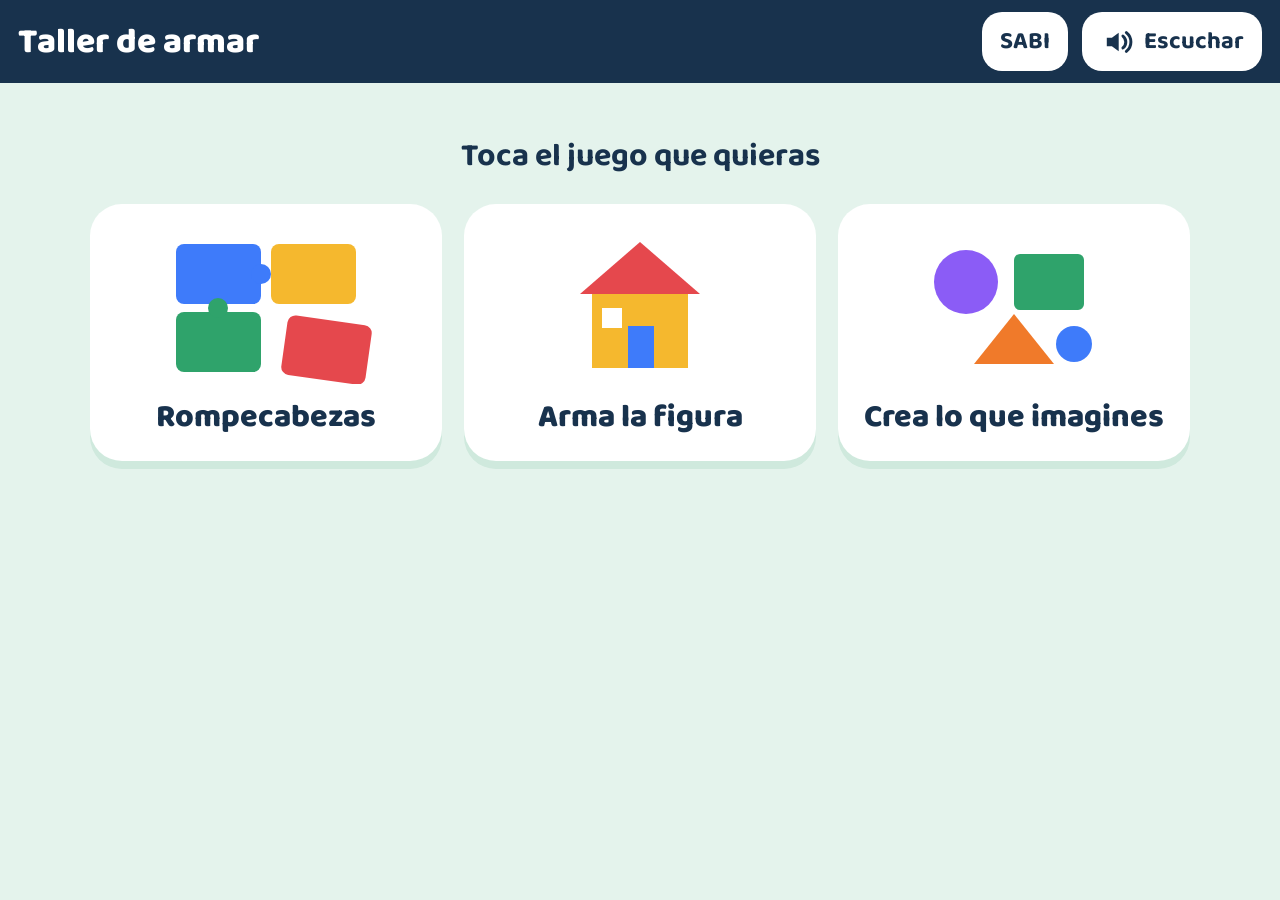
<file: juegos.html>
<!DOCTYPE html>
<html lang="es">
<head>
<meta charset="UTF-8">
<meta name="viewport" content="width=device-width, initial-scale=1, viewport-fit=cover">
<title>Taller de armar — SABI para Transición a 2°</title>
<meta name="description" content="Rompecabezas, figuras para armar y creación libre para niños de Transición a 2°, guiados por la voz de SABI.">
<link rel="preconnect" href="https://fonts.googleapis.com">
<link rel="preconnect" href="https://fonts.gstatic.com" crossorigin>
<link href="https://fonts.googleapis.com/css2?family=Baloo+2:wght@500;700;800&display=swap" rel="stylesheet">
<style>
  :root{
    --mesa:#E4F3EC; --mesa-2:#CFE9DD; --tinta:#18324D; --suave:#4D6478;
    --rojo:#E5484D; --amarillo:#F5B82E; --azul:#3E7BFA; --verde:#2FA36B; --morado:#8B5CF6; --naranja:#F07A2A;
  }
  *{box-sizing:border-box;margin:0;padding:0}
  html,body{height:100%}
  body{background:var(--mesa);color:var(--tinta);font-family:'Baloo 2','Trebuchet MS',system-ui,sans-serif;overflow-x:hidden;-webkit-tap-highlight-color:transparent}
  button{font:inherit;color:inherit;cursor:pointer}
  :focus-visible{outline:4px solid var(--azul);outline-offset:3px}

  /* Barra superior: dos botones grandes que el niño reconoce por el dibujo */
  .barra{display:flex;align-items:center;gap:14px;padding:max(12px,env(safe-area-inset-top)) 18px 12px;background:var(--tinta);color:#fff}
  .barra h1{font-size:clamp(1.4rem,1rem + 1.6vw,2.2rem);font-weight:800;flex:1}
  .grande{display:inline-flex;align-items:center;gap:10px;border:none;border-radius:20px;padding:10px 18px;font-size:clamp(1.1rem,.9rem + .8vw,1.5rem);font-weight:700;background:#fff;color:var(--tinta)}
  .grande svg{width:34px;height:34px;flex:none}
  .grande[hidden]{display:none}

  /* Inicio: tres juegos */
  #inicio{padding:clamp(18px,4vw,48px);display:flex;flex-direction:column;align-items:center;gap:22px}
  #inicio p.guia{font-size:clamp(1.3rem,1rem + 1.4vw,2rem);font-weight:700;text-align:center;max-width:30ch}
  .juegos{display:grid;grid-template-columns:repeat(auto-fit,minmax(240px,1fr));gap:22px;width:100%;max-width:1100px}
  .juego{background:#fff;border:none;border-radius:32px;padding:20px 20px 18px;display:flex;flex-direction:column;align-items:center;gap:8px;box-shadow:0 8px 0 var(--mesa-2);transition:transform .12s}
  .juego:active{transform:translateY(5px);box-shadow:0 3px 0 var(--mesa-2)}
  .juego svg{width:100%;max-width:220px;height:auto}
  .juego span{font-size:clamp(1.6rem,1.2rem + 1vw,2.2rem);font-weight:800}

  /* Área de juego */
  #juego{display:none;flex-direction:column;align-items:center;padding:16px;gap:14px}
  .consigna{font-size:clamp(1.3rem,1rem + 1.2vw,1.9rem);font-weight:700;text-align:center;max-width:32ch}
  .mesa{position:relative;width:100%;max-width:1100px;touch-action:none;user-select:none}
  .tablero{position:absolute;border-radius:22px;background:#fff;box-shadow:inset 0 0 0 4px var(--mesa-2)}
  .guia-img{position:absolute;inset:0;border-radius:22px;opacity:.22;background-size:100% 100%}
  .casilla{position:absolute;border:2px dashed rgba(24,50,77,.25)}
  .pieza{position:absolute;touch-action:none;cursor:grab;border-radius:6px;box-shadow:0 6px 12px rgba(24,50,77,.25);transition:box-shadow .15s}
  .pieza.arrastrando{cursor:grabbing;box-shadow:0 14px 24px rgba(24,50,77,.35);z-index:50}
  .pieza.lista{box-shadow:none;cursor:default;border-radius:0}
  .forma{position:absolute;touch-action:none;cursor:grab;filter:drop-shadow(0 6px 6px rgba(24,50,77,.25))}
  .forma.arrastrando{cursor:grabbing;z-index:50;filter:drop-shadow(0 12px 12px rgba(24,50,77,.35))}
  .forma.lista{filter:none;cursor:default}
  .forma.elegida{outline:4px dashed var(--azul);outline-offset:4px;border-radius:8px}
  .acciones{display:flex;flex-wrap:wrap;gap:14px;justify-content:center}
  .acciones .grande{background:var(--tinta);color:#fff}
  .acciones .grande.claro{background:#fff;color:var(--tinta);box-shadow:inset 0 0 0 3px var(--tinta)}
  .paleta{display:flex;flex-wrap:wrap;gap:10px;justify-content:center;max-width:1100px}
  .paleta button{background:#fff;border:none;border-radius:18px;padding:8px;box-shadow:0 5px 0 var(--mesa-2)}
  .paleta svg{width:56px;height:56px;display:block}
  .papelera{position:absolute;right:10px;bottom:10px;width:78px;height:78px;border-radius:22px;background:#fff;display:grid;place-items:center;box-shadow:inset 0 0 0 3px #C9D6CF}
  .papelera.activa{box-shadow:inset 0 0 0 4px var(--rojo);background:#FFF0F0}
  .papelera svg{width:44px;height:44px}

  .fiesta{position:fixed;inset:0;pointer-events:none;overflow:hidden;z-index:100}
  .fiesta i{position:absolute;top:-20px;width:14px;height:22px;border-radius:4px;animation:caer 1.8s ease-in forwards}
  @keyframes caer{to{transform:translateY(110vh) rotate(540deg)}}
  @media (max-width:520px){ .barra{gap:8px;padding-left:10px;padding-right:10px} .barra h1{font-size:1.15rem} .grande{padding:8px 12px;font-size:1rem} .grande svg{width:26px;height:26px} }
  @media (max-width:700px){
    .paleta{flex-wrap:nowrap;overflow-x:auto;justify-content:flex-start;width:100%;padding:4px 2px 10px;-webkit-overflow-scrolling:touch}
    .paleta button{flex:none} .paleta svg{width:46px;height:46px}
  }
  @media (prefers-reduced-motion: reduce){.fiesta{display:none}.juego{transition:none}}
  /* SABI Barra + bot SABI: espacio al final para que los botones flotantes no tapen el último juego ni las piezas */
  #inicio,#juego{padding-bottom:max(88px,calc(72px + env(safe-area-inset-bottom)))}
</style>
</head>
<body>

<header class="barra">
  <button class="grande" id="btn-volver" hidden aria-label="Volver a los juegos">
    <svg viewBox="0 0 40 40" aria-hidden="true"><path d="M24 8 12 20l12 12" fill="none" stroke="#18324D" stroke-width="5" stroke-linecap="round" stroke-linejoin="round"/></svg>Volver
  </button>
  <h1 id="titulo">Taller de armar</h1>
  <a class="grande" id="btn-sabi" href="tutor.html" style="text-decoration:none">SABI</a>
  <button class="grande" id="btn-oir" aria-label="Escuchar otra vez">
    <svg viewBox="0 0 40 40" aria-hidden="true"><path d="M8 15h6l8-6v22l-8-6H8z" fill="#18324D"/><path d="M27 13a9 9 0 0 1 0 14M31 9a14 14 0 0 1 0 22" fill="none" stroke="#18324D" stroke-width="3.5" stroke-linecap="round"/></svg>Escuchar
  </button>
</header>

<section id="inicio">
  <p class="guia">Toca el juego que quieras</p>
  <div class="juegos">
    <button class="juego" data-juego="rompecabezas" aria-label="Rompecabezas">
      <svg viewBox="0 0 220 160" aria-hidden="true">
        <rect x="20" y="20" width="85" height="60" rx="8" fill="#3E7BFA"/><rect x="115" y="20" width="85" height="60" rx="8" fill="#F5B82E"/>
        <rect x="20" y="88" width="85" height="60" rx="8" fill="#2FA36B"/><rect x="128" y="96" width="85" height="60" rx="8" fill="#E5484D" transform="rotate(8 170 126)"/>
        <circle cx="105" cy="50" r="10" fill="#3E7BFA"/><circle cx="62" cy="84" r="10" fill="#2FA36B"/>
      </svg><span>Rompecabezas</span>
    </button>
    <button class="juego" data-juego="armar" aria-label="Arma la figura">
      <svg viewBox="0 0 220 160" aria-hidden="true">
        <polygon points="110,18 170,70 50,70" fill="#E5484D"/><rect x="62" y="70" width="96" height="74" fill="#F5B82E"/>
        <rect x="98" y="102" width="26" height="42" fill="#3E7BFA"/><rect x="72" y="84" width="20" height="20" fill="#fff"/>
      </svg><span>Arma la figura</span>
    </button>
    <button class="juego" data-juego="crear" aria-label="Crea lo que imagines">
      <svg viewBox="0 0 220 160" aria-hidden="true">
        <circle cx="62" cy="58" r="32" fill="#8B5CF6"/><rect x="110" y="30" width="70" height="56" rx="6" fill="#2FA36B"/>
        <polygon points="70,140 110,90 150,140" fill="#F07A2A"/><circle cx="170" cy="120" r="18" fill="#3E7BFA"/>
      </svg><span>Crea lo que imagines</span>
    </button>
  </div>
</section>

<section id="juego">
  <p class="consigna" id="consigna"></p>
  <div class="paleta" id="paleta" hidden></div>
  <div class="mesa" id="mesa"></div>
  <div class="acciones" id="acciones"></div>
</section>
<div class="fiesta" id="fiesta" aria-hidden="true"></div>

<script>
/* ======================================================================
   Taller de armar SABI · Transición a 2°
   Los niños de estas edades aún no leen: todo se entiende por dibujos y por la voz de SABI.
   Rompecabezas y figuras para armar desarrollan el razonamiento espacial; el juego con
   rompecabezas en la primera infancia predice la habilidad de transformación espacial
   (Levine y colegas, 2012), base de la geometría y las matemáticas.
   ====================================================================== */
const COLORES = { rojo:'#E5484D', amarillo:'#F5B82E', azul:'#3E7BFA', verde:'#2FA36B', morado:'#8B5CF6', naranja:'#F07A2A' };
const $ = id => document.getElementById(id);
let ultimaFrase = 'Toca el juego que quieras';

/* ---------- Voz de SABI (voz clara del servidor amplificada; respaldo: voz del navegador) ---------- */
let ctx = null, fuentes = [], vozServidor = true;
const guardados = new Map();
function audio() { const AC = window.AudioContext || window.webkitAudioContext; if (!AC) return null; if (!ctx) ctx = new AC(); if (ctx.state === 'suspended') ctx.resume(); return ctx; }
function callar() { fuentes.forEach(f => { try { f.stop(); } catch (e) {} }); fuentes = []; if ('speechSynthesis' in window) speechSynthesis.cancel(); }
async function decir(texto) {
  ultimaFrase = texto; callar();
  const c = audio();
  if (c && vozServidor) {
    try {
      let buf = guardados.get(texto);
      if (!buf) {
        const r = await fetch('/api/voz', { method: 'POST', headers: { 'content-type': 'application/json' }, body: JSON.stringify({ texto, lang: 'es' }) });
        if (r.status === 501) { vozServidor = false; throw new Error('sin voz de servidor'); }
        if (!r.ok) throw new Error('voz ' + r.status);
        const { audio: b64 } = await r.json();
        buf = await c.decodeAudioData(Uint8Array.from(atob(b64), x => x.charCodeAt(0)).buffer);
        guardados.set(texto, buf);
      }
      if (texto !== ultimaFrase) return;
      const comp = c.createDynamicsCompressor(); comp.threshold.value = -24; comp.ratio.value = 6;
      const g = c.createGain(); g.gain.value = 2.4; comp.connect(g); g.connect(c.destination);
      const s = c.createBufferSource(); s.buffer = buf; s.connect(comp); s.start(); fuentes.push(s);
      return;
    } catch (e) { /* sigue con la voz del navegador */ }
  }
  if ('speechSynthesis' in window) {
    const u = new SpeechSynthesisUtterance(texto); u.lang = 'es-CO'; u.rate = .9; u.volume = 1;
    const v = speechSynthesis.getVoices().filter(x => x.lang.startsWith('es')).sort((a, b) => (/natural|neural|google|enhanced|premium/i.test(b.name) ? 1 : 0) - (/natural|neural|google|enhanced|premium/i.test(a.name) ? 1 : 0))[0];
    if (v) u.voice = v; speechSynthesis.speak(u);
  }
}
if ('speechSynthesis' in window) speechSynthesis.getVoices();
function sonido(tipo) {
  const c = audio(); if (!c) return;
  const notas = tipo === 'fiesta' ? [523, 659, 784, 1047] : [660];
  notas.forEach((f, i) => {
    const o = c.createOscillator(), g = c.createGain(); o.type = 'sine'; o.frequency.value = f;
    const t = c.currentTime + i * .12; g.gain.setValueAtTime(0, t); g.gain.linearRampToValueAtTime(.25, t + .02); g.gain.exponentialRampToValueAtTime(.001, t + .35);
    o.connect(g); g.connect(c.destination); o.start(t); o.stop(t + .4);
  });
}
function fiesta() {
  sonido('fiesta');
  const f = $('fiesta'); f.innerHTML = '';
  const cs = Object.values(COLORES);
  for (let i = 0; i < 40; i++) {
    const p = document.createElement('i');
    p.style.left = Math.random() * 100 + 'vw'; p.style.background = cs[i % cs.length]; p.style.animationDelay = Math.random() * .6 + 's';
    f.appendChild(p);
  }
  setTimeout(() => f.innerHTML = '', 2600);
}
$('btn-oir').addEventListener('click', () => decir(ultimaFrase));

/* ---------- Dibujos originales de Cali para los rompecabezas ---------- */
const ESCENAS = [
  { nombre: 'el colegio', svg: `<svg xmlns="http://www.w3.org/2000/svg" viewBox="0 0 600 600"><rect width="600" height="600" fill="#BFE3F5"/><circle cx="500" cy="110" r="62" fill="#F5B82E"/><rect y="430" width="600" height="170" fill="#7CC67E"/><rect x="120" y="230" width="360" height="230" fill="#F3E3B5"/><polygon points="100,240 300,110 500,240" fill="#E5484D"/><rect x="265" y="340" width="70" height="120" fill="#3E7BFA"/><rect x="155" y="280" width="70" height="60" fill="#fff" stroke="#18324D" stroke-width="6"/><rect x="375" y="280" width="70" height="60" fill="#fff" stroke="#18324D" stroke-width="6"/><rect x="293" y="60" width="8" height="80" fill="#18324D"/><rect x="301" y="62" width="60" height="38" fill="#F5B82E"/><rect x="301" y="81" width="60" height="10" fill="#3E7BFA"/><rect x="301" y="91" width="60" height="9" fill="#E5484D"/></svg>` },
  { nombre: 'el bus MIO', svg: `<svg xmlns="http://www.w3.org/2000/svg" viewBox="0 0 600 600"><rect width="600" height="600" fill="#D7EEF8"/><rect y="420" width="600" height="180" fill="#9AA5B1"/><rect y="500" width="600" height="14" fill="#F5F5F5"/><rect x="40" y="240" width="520" height="190" rx="36" fill="#2FA36B"/><rect x="70" y="270" width="90" height="70" rx="10" fill="#E8F6FF"/><rect x="180" y="270" width="90" height="70" rx="10" fill="#E8F6FF"/><rect x="290" y="270" width="90" height="70" rx="10" fill="#E8F6FF"/><rect x="400" y="270" width="130" height="70" rx="10" fill="#E8F6FF"/><rect x="40" y="360" width="520" height="22" fill="#F5B82E"/><circle cx="150" cy="440" r="44" fill="#18324D"/><circle cx="150" cy="440" r="18" fill="#C9D6E2"/><circle cx="450" cy="440" r="44" fill="#18324D"/><circle cx="450" cy="440" r="18" fill="#C9D6E2"/><circle cx="110" cy="120" r="40" fill="#fff"/><circle cx="160" cy="110" r="52" fill="#fff"/><circle cx="215" cy="125" r="38" fill="#fff"/></svg>` },
  { nombre: 'el río y los árboles', svg: `<svg xmlns="http://www.w3.org/2000/svg" viewBox="0 0 600 600"><rect width="600" height="600" fill="#CDEBFA"/><polygon points="0,330 140,170 280,330" fill="#5B8F6B"/><polygon points="200,330 360,140 520,330" fill="#4C7D5D"/><rect y="320" width="600" height="280" fill="#86C98A"/><path d="M0 470 C150 420 250 520 400 470 C480 445 540 455 600 440 L600 540 C520 560 450 545 380 570 C250 610 140 520 0 560 Z" fill="#3E7BFA"/><rect x="90" y="300" width="26" height="90" fill="#8A5A34"/><circle cx="103" cy="280" r="55" fill="#2FA36B"/><rect x="470" y="290" width="26" height="100" fill="#8A5A34"/><circle cx="483" cy="270" r="60" fill="#2FA36B"/><path d="M250 120 q20 -22 40 0 q20 -22 40 0" fill="none" stroke="#18324D" stroke-width="7" stroke-linecap="round"/><circle cx="520" cy="90" r="45" fill="#F5B82E"/></svg>` },
  { nombre: 'la canasta de frutas', svg: `<svg xmlns="http://www.w3.org/2000/svg" viewBox="0 0 600 600"><rect width="600" height="600" fill="#FFF2D6"/><ellipse cx="300" cy="300" rx="120" ry="70" fill="#F5B82E"/><path d="M190 270 q-30 -80 40 -100" fill="none" stroke="#2FA36B" stroke-width="16" stroke-linecap="round"/><circle cx="210" cy="250" r="70" fill="#F07A2A"/><circle cx="390" cy="250" r="70" fill="#E5484D"/><rect x="383" y="150" width="14" height="40" fill="#2FA36B"/><ellipse cx="300" cy="200" rx="46" ry="80" fill="#F5B82E" stroke="#C98C12" stroke-width="6"/><path d="M280 120 l20 -40 l20 40" fill="#2FA36B"/><path d="M120 330 h360 l-40 190 h-280 z" fill="#C98C4A"/><path d="M140 380 h320 M150 430 h300 M165 480 h270" stroke="#8A5A34" stroke-width="10"/></svg>` },
];
const urlSvg = svg => 'url("data:image/svg+xml;utf8,' + encodeURIComponent(svg) + '")';

/* ---------- Arrastrar con el dedo o el ratón ---------- */
function arrastrable(el, { alTomar, alSoltar }) {
  let dx = 0, dy = 0, inicio = null;
  el.addEventListener('pointerdown', e => {
    if (el.classList.contains('lista')) return;
    audio(); el.setPointerCapture(e.pointerId); el.classList.add('arrastrando');
    const r = el.getBoundingClientRect(); dx = e.clientX - r.left; dy = e.clientY - r.top;
    inicio = { x: e.clientX, y: e.clientY, t: Date.now() };
    alTomar && alTomar(el);
  });
  el.addEventListener('pointermove', e => {
    if (!el.classList.contains('arrastrando')) return;
    const m = $('mesa').getBoundingClientRect();
    el.style.left = (e.clientX - m.left - dx) + 'px'; el.style.top = (e.clientY - m.top - dy) + 'px';
    alSoltar && alSoltar.mientras && alSoltar.mientras(el, e);
  });
  const fin = e => {
    if (!el.classList.contains('arrastrando')) return;
    el.classList.remove('arrastrando');
    const toque = inicio && Math.hypot(e.clientX - inicio.x, e.clientY - inicio.y) < 8 && Date.now() - inicio.t < 350;
    alSoltar && (alSoltar.fn || alSoltar)(el, e, toque);
  };
  el.addEventListener('pointerup', fin); el.addEventListener('pointercancel', fin);
}
function boton(txt, fn, claro) { const b = document.createElement('button'); b.className = 'grande' + (claro ? ' claro' : ''); b.textContent = txt; b.onclick = fn; return b; }

/* ---------- Navegación ---------- */
function abrir(nombre) {
  $('inicio').style.display = 'none'; $('juego').style.display = 'flex'; $('btn-volver').hidden = false; $('btn-sabi').style.display = 'none';
  $('mesa').innerHTML = ''; $('acciones').innerHTML = ''; $('paleta').hidden = true; $('paleta').innerHTML = '';
  ({ rompecabezas, armar, crear })[nombre]();
}
function alInicio() { callar(); $('juego').style.display = 'none'; $('inicio').style.display = 'flex'; $('btn-volver').hidden = true; $('btn-sabi').style.display = ''; $('titulo').textContent = 'Taller de armar'; decir('Toca el juego que quieras'); }
document.querySelectorAll('.juego').forEach(b => b.addEventListener('click', () => abrir(b.dataset.juego)));
$('btn-volver').addEventListener('click', alInicio);

/* ======================= 1. ROMPECABEZAS ======================= */
let escena = 0, nivel = 2;
function rompecabezas() {
  $('titulo').textContent = 'Rompecabezas';
  const E = ESCENAS[escena % ESCENAS.length];
  $('consigna').textContent = 'Arma ' + E.nombre;
  decir(`Vamos a armar ${E.nombre}. Arrastra cada pieza a su lugar. Mira el dibujo clarito del tablero, te ayuda.`);
  const mesa = $('mesa'), ancho = mesa.clientWidth || 360;
  const lado = Math.min(ancho * .92, window.innerHeight * .5, 520), pz = lado / nivel;
  const bandejaAlto = Math.ceil((nivel * nivel) / Math.max(1, Math.floor(ancho / (pz + 12)))) * (pz + 12) + 20;
  mesa.style.height = (lado + 30 + bandejaAlto) + 'px';
  const tx = (ancho - lado) / 2;
  const tab = document.createElement('div'); tab.className = 'tablero';
  Object.assign(tab.style, { left: tx + 'px', top: '0px', width: lado + 'px', height: lado + 'px' });
  const guia = document.createElement('div'); guia.className = 'guia-img'; guia.style.backgroundImage = urlSvg(E.svg); tab.appendChild(guia);
  for (let i = 0; i < nivel * nivel; i++) {
    const c = document.createElement('div'); c.className = 'casilla';
    Object.assign(c.style, { left: (i % nivel) * pz + 'px', top: Math.floor(i / nivel) * pz + 'px', width: pz + 'px', height: pz + 'px' });
    tab.appendChild(c);
  }
  mesa.appendChild(tab);
  const orden = [...Array(nivel * nivel).keys()].sort(() => Math.random() - .5);
  const porFila = Math.max(1, Math.floor(ancho / (pz + 12)));
  let listas = 0;
  orden.forEach((idx, k) => {
    const p = document.createElement('div'); p.className = 'pieza';
    Object.assign(p.style, { width: pz + 'px', height: pz + 'px', backgroundImage: urlSvg(E.svg), backgroundSize: lado + 'px ' + lado + 'px',
      backgroundPosition: `-${(idx % nivel) * pz}px -${Math.floor(idx / nivel) * pz}px`,
      left: ((k % porFila) * (pz + 12) + (ancho - porFila * (pz + 12)) / 2 + 6) + 'px', top: (lado + 30 + Math.floor(k / porFila) * (pz + 12)) + 'px' });
    p.setAttribute('aria-label', 'Pieza del rompecabezas');
    arrastrable(p, { alSoltar: (el) => {
      const x = parseFloat(el.style.left) - tx, y = parseFloat(el.style.top);
      const cx = (idx % nivel) * pz, cy = Math.floor(idx / nivel) * pz;
      if (Math.hypot(x - cx, y - cy) < pz * .35) {
        el.style.left = (tx + cx) + 'px'; el.style.top = cy + 'px'; el.classList.add('lista'); sonido('pieza'); listas++;
        if (listas === nivel * nivel) terminarRompecabezas(E);
      }
    } });
    mesa.appendChild(p);
  });
}
function terminarRompecabezas(E) {
  fiesta();
  decir(`¡Lo lograste! Armaste ${E.nombre} con tus manos y tu cabeza. ¿Quieres otro dibujo o uno con más piezas?`);
  $('consigna').textContent = '¡Lo lograste!';
  const a = $('acciones'); a.innerHTML = '';
  a.appendChild(boton('Otro dibujo', () => { escena++; abrir('rompecabezas'); }));
  if (nivel < 4) a.appendChild(boton('Más piezas', () => { nivel++; abrir('rompecabezas'); }, true));
  else a.appendChild(boton('Volver a 4 piezas', () => { nivel = 2; abrir('rompecabezas'); }, true));
}

/* ======================= 2. ARMA LA FIGURA ======================= */
const NOMBRES = { cuadrado: 'cuadrado', rectangulo: 'rectángulo', triangulo: 'triángulo', circulo: 'círculo' };
const FIGURAS = [
  { nombre: 'la casa', formas: [['cuadrado', 175, 255, 250, 250, 'amarillo'], ['triangulo', 140, 110, 320, 150, 'rojo'], ['rectangulo', 265, 385, 70, 120, 'azul'], ['cuadrado', 200, 300, 60, 60, 'verde']] },
  { nombre: 'el robot', formas: [['cuadrado', 235, 55, 130, 130, 'azul'], ['rectangulo', 200, 195, 200, 190, 'verde'], ['rectangulo', 130, 210, 55, 150, 'naranja'], ['rectangulo', 415, 210, 55, 150, 'naranja'], ['rectangulo', 225, 395, 60, 140, 'morado'], ['rectangulo', 315, 395, 60, 140, 'morado'], ['circulo', 255, 95, 34, 34, 'amarillo'], ['circulo', 311, 95, 34, 34, 'amarillo']] },
  { nombre: 'el árbol', formas: [['rectangulo', 262, 330, 76, 200, 'naranja'], ['circulo', 170, 140, 160, 160, 'verde'], ['circulo', 270, 90, 160, 160, 'verde'], ['circulo', 300, 190, 140, 140, 'verde']] },
  { nombre: 'el barco', formas: [['rectangulo', 110, 380, 380, 90, 'rojo'], ['triangulo', 200, 130, 200, 240, 'amarillo'], ['rectangulo', 293, 110, 14, 270, 'naranja'], ['triangulo', 307, 110, 70, 50, 'azul']] },
  { nombre: 'el cohete', formas: [['rectangulo', 240, 170, 120, 280, 'azul'], ['triangulo', 240, 60, 120, 110, 'rojo'], ['triangulo', 170, 360, 70, 120, 'naranja'], ['triangulo', 360, 360, 70, 120, 'naranja'], ['circulo', 270, 220, 60, 60, 'amarillo']] },
  { nombre: 'el bus MIO', formas: [['rectangulo', 70, 220, 460, 160, 'verde'], ['cuadrado', 100, 250, 64, 64, 'azul'], ['cuadrado', 200, 250, 64, 64, 'azul'], ['cuadrado', 300, 250, 64, 64, 'azul'], ['circulo', 130, 350, 80, 80, 'morado'], ['circulo', 390, 350, 80, 80, 'morado']] },
];
function svgForma(tipo, w, h, color, contorno) {
  const fill = contorno ? 'rgba(24,50,77,.06)' : COLORES[color], st = contorno ? 'stroke="rgba(24,50,77,.45)" stroke-width="3" stroke-dasharray="8 6"' : '';
  const cuerpo = tipo === 'triangulo' ? `<polygon points="${w / 2},2 ${w - 2},${h - 2} 2,${h - 2}" fill="${fill}" ${st}/>`
    : tipo === 'circulo' ? `<ellipse cx="${w / 2}" cy="${h / 2}" rx="${w / 2 - 2}" ry="${h / 2 - 2}" fill="${fill}" ${st}/>`
    : `<rect x="2" y="2" width="${w - 4}" height="${h - 4}" rx="4" fill="${fill}" ${st}/>`;
  return `<svg viewBox="0 0 ${w} ${h}" width="100%" height="100%" aria-hidden="true">${cuerpo}</svg>`;
}
let figura = 0;
function armar() {
  $('titulo').textContent = 'Arma la figura';
  const F = FIGURAS[figura % FIGURAS.length];
  $('consigna').textContent = 'Arma ' + F.nombre;
  decir(`Vamos a armar ${F.nombre}. Toma una figura y llévala a su sombra. Cuando la tomes, te digo cómo se llama.`);
  const mesa = $('mesa'), ancho = mesa.clientWidth || 360;
  const lado = Math.min(ancho * .92, window.innerHeight * .5, 520), k = lado / 600, tx = (ancho - lado) / 2;
  const tab = document.createElement('div'); tab.className = 'tablero';
  Object.assign(tab.style, { left: tx + 'px', top: '0px', width: lado + 'px', height: lado + 'px' });
  mesa.appendChild(tab);
  F.formas.forEach(([tipo, x, y, w, h]) => {
    const s = document.createElement('div'); s.style.cssText = `position:absolute;left:${x * k}px;top:${y * k}px;width:${w * k}px;height:${h * k}px`;
    s.innerHTML = svgForma(tipo, w, h, null, true); tab.appendChild(s);
  });
  const piezas = F.formas.map((f, i) => ({ f, i })).sort(() => Math.random() - .5);
  let x0 = 10, y0 = lado + 30, filaAlto = 0, listas = 0;
  const ocupadas = new Set();
  piezas.forEach(({ f: [tipo, x, y, w, h, color], i }) => {
    const ew = w * k * .85, eh = h * k * .85;
    if (x0 + ew > ancho - 10) { x0 = 10; y0 += filaAlto + 14; filaAlto = 0; }
    const el = document.createElement('div'); el.className = 'forma';
    Object.assign(el.style, { left: x0 + 'px', top: y0 + 'px', width: w * k + 'px', height: h * k + 'px' });
    el.innerHTML = svgForma(tipo, w, h, color); el.setAttribute('aria-label', NOMBRES[tipo] + ' ' + color);
    x0 += w * k + 14; filaAlto = Math.max(filaAlto, h * k);
    arrastrable(el, {
      alTomar: () => decir(`${NOMBRES[tipo]} ${color}`),
      alSoltar: (e2) => {
        const px = parseFloat(e2.style.left) - tx, py = parseFloat(e2.style.top);
        // Encaja en la sombra de la misma forma y tamaño que esté cerca y libre
        const destino = F.formas.findIndex(([t2, xx, yy, ww, hh], j) => !ocupadas.has(j) && t2 === tipo && Math.abs(ww - w) < 2 && Math.abs(hh - h) < 2 && Math.hypot(px - xx * k, py - yy * k) < Math.max(w, h) * k * .45);
        if (destino >= 0) {
          const [, xx, yy] = F.formas[destino];
          e2.style.left = (tx + xx * k) + 'px'; e2.style.top = (yy * k) + 'px'; e2.classList.add('lista'); e2.style.zIndex = String(10 + Math.round(100000 / (w * h))); /* las piezas pequeñas quedan encima */ ocupadas.add(destino); sonido('pieza'); listas++;
          if (listas === F.formas.length) terminarFigura(F);
        }
      }
    });
    mesa.appendChild(el);
  });
  mesa.style.height = (y0 + filaAlto + 20) + 'px';
}
function terminarFigura(F) {
  fiesta();
  const usadas = [...new Set(F.formas.map(f => NOMBRES[f[0]]))];
  decir(`¡Muy bien! Armaste ${F.nombre} usando ${usadas.join(', ').replace(/, ([^,]*)$/, ' y $1')}. ¿Armamos otra figura?`);
  $('consigna').textContent = '¡Muy bien!';
  const a = $('acciones'); a.innerHTML = '';
  a.appendChild(boton('Otra figura', () => { figura++; abrir('armar'); }));
  a.appendChild(boton('Crear la mía', () => abrir('crear'), true));
}

/* ======================= 3. CREA LO QUE IMAGINES ======================= */
const IDEAS = ['Construye un animal que viva en el río Cali', 'Construye el carro de tu familia', 'Construye tu casa con un jardín', 'Construye un robot que ayude en el colegio', 'Construye un parque para jugar con tus amigos'];
function crear() {
  $('titulo').textContent = 'Crea lo que imagines';
  const idea = IDEAS[Math.floor(Math.random() * IDEAS.length)];
  $('consigna').textContent = idea;
  decir(`${idea}. Toca una figura de arriba para ponerla. Arrástrala para moverla. Tócala una vez para girarla. Para quitarla, llévala a la caneca.`);
  const mesa = $('mesa'), ancho = mesa.clientWidth || 360, alto = Math.max(380, Math.min(window.innerHeight * .58, 620));
  mesa.style.height = alto + 'px';
  const tab = document.createElement('div'); tab.className = 'tablero'; Object.assign(tab.style, { left: '0px', top: '0px', width: ancho + 'px', height: alto + 'px' }); mesa.appendChild(tab);
  const tacho = document.createElement('div'); tacho.className = 'papelera'; tacho.setAttribute('aria-label', 'Caneca para quitar figuras');
  tacho.innerHTML = '<svg viewBox="0 0 40 40" aria-hidden="true"><rect x="10" y="12" width="20" height="24" rx="3" fill="#9FB1A8"/><rect x="7" y="8" width="26" height="5" rx="2" fill="#6F857A"/><rect x="16" y="4" width="8" height="5" rx="2" fill="#6F857A"/></svg>';
  mesa.appendChild(tacho);
  const pal = $('paleta'); pal.hidden = false; pal.innerHTML = '';
  const tipos = [['cuadrado', 90, 90], ['rectangulo', 140, 70], ['triangulo', 100, 90], ['circulo', 90, 90]];
  tipos.forEach(([tipo, w, h]) => Object.keys(COLORES).forEach(color => {
    if ((tipo === 'rectangulo' || tipo === 'triangulo') && (color === 'morado')) return;
    const b = document.createElement('button'); b.setAttribute('aria-label', `Poner ${NOMBRES[tipo]} ${color}`);
    b.innerHTML = svgForma(tipo, w, h, color).replace('width="100%" height="100%"', 'width="56" height="56"');
    b.onclick = () => { audio(); poner(tipo, w, h, color); };
    pal.appendChild(b);
  }));
  function poner(tipo, w, h, color) {
    decir(`${NOMBRES[tipo]} ${color}`);
    const el = document.createElement('div'); el.className = 'forma'; let giro = 0;
    Object.assign(el.style, { left: (ancho / 2 - w / 2 + (Math.random() * 60 - 30)) + 'px', top: (alto / 2 - h / 2 + (Math.random() * 60 - 30)) + 'px', width: w + 'px', height: h + 'px' });
    el.innerHTML = svgForma(tipo, w, h, color);
    arrastrable(el, { alSoltar: { fn: (e2, ev, toque) => {
      tacho.classList.remove('activa');
      if (toque) { giro = (giro + 45) % 360; e2.style.transform = `rotate(${giro}deg)`; return; }
      const t = tacho.getBoundingClientRect();
      if (ev.clientX > t.left && ev.clientX < t.right && ev.clientY > t.top && ev.clientY < t.bottom) e2.remove();
    }, mientras: (e2, ev) => {
      const t = tacho.getBoundingClientRect();
      tacho.classList.toggle('activa', ev.clientX > t.left && ev.clientX < t.right && ev.clientY > t.top && ev.clientY < t.bottom);
    } } });
    mesa.appendChild(el);
  }
  const a = $('acciones'); a.innerHTML = '';
  a.appendChild(boton('Ya terminé', () => { fiesta(); decir('¡Qué creación tan bonita! Ahora cuéntale a tu familia o a tu profe qué construiste, qué figuras usaste y para qué sirve.'); }));
  a.appendChild(boton('Otra idea', () => abrir('crear'), true));
  a.appendChild(boton('Empezar de nuevo', () => { mesa.querySelectorAll('.forma').forEach(f => f.remove()); }, true));
}

</script>
  <script src="https://ai.sabicentec.com/sabi-vivo.js" defer></script>
<script src="https://superacion.sabicentec.com/sabi-puerta.js" data-rol="estudiante" data-texto="Aprender con SABI" defer></script>
<script src="https://sabicentec.com/assets/sabi-barra.js" defer data-app="superacion" data-destino="https://sabicentec.com/" data-posicion="abajo-izquierda" data-adjuntar="no"></script>
</body>
</html>
</file>
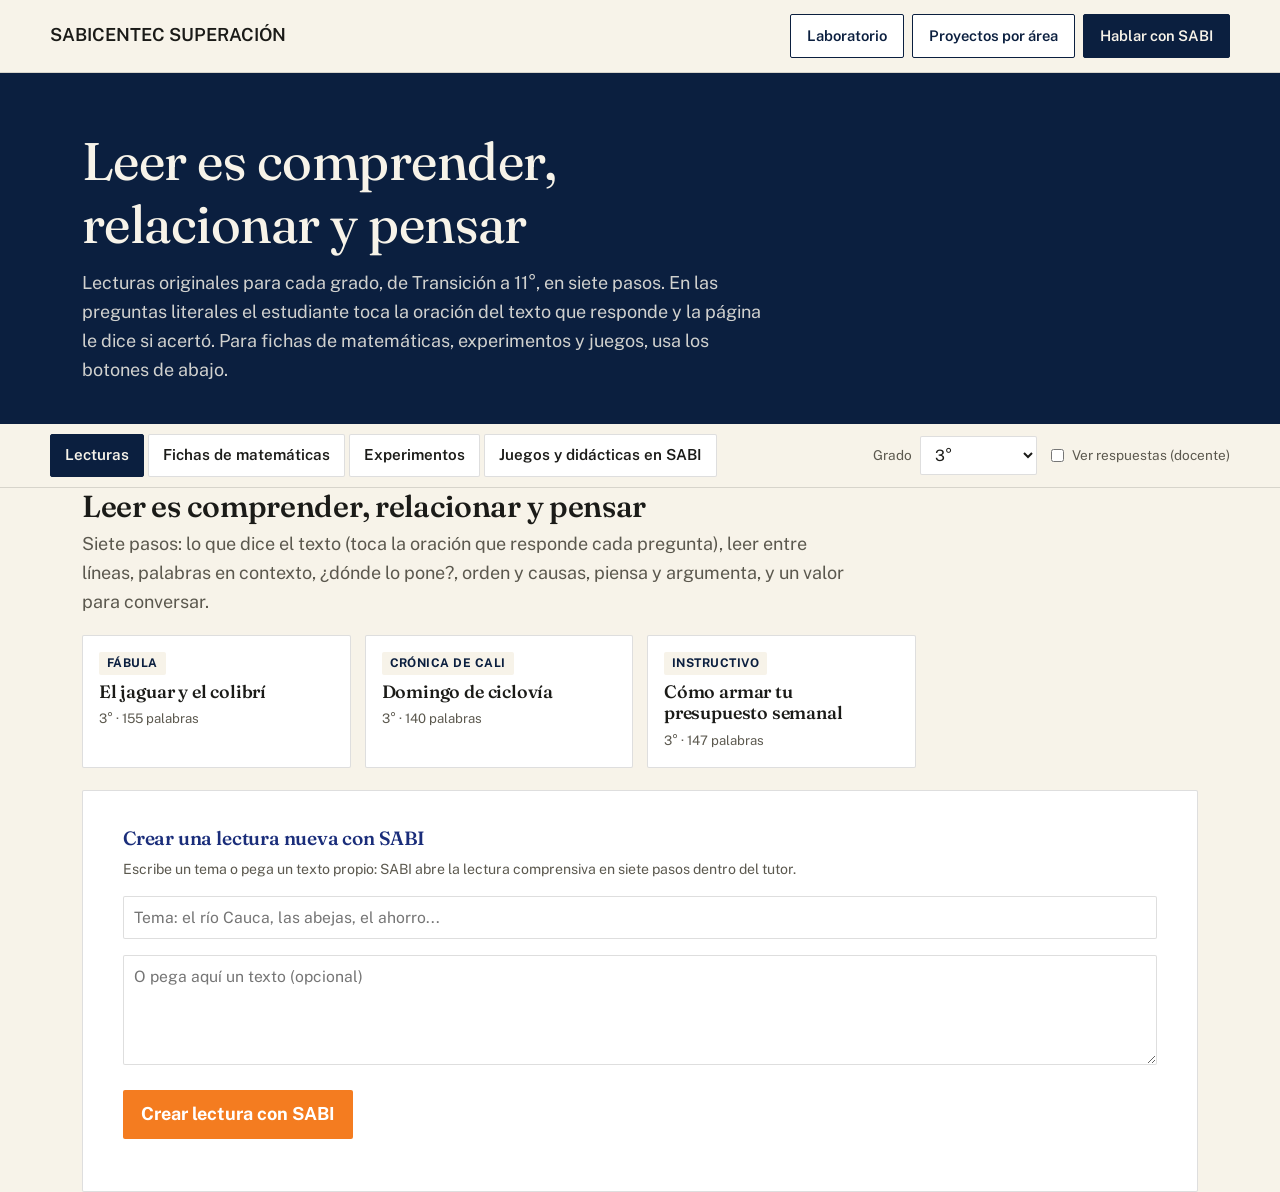
<file: lecturas.html>
<!DOCTYPE html>
<html lang="es">
<head>
<meta charset="UTF-8">
<meta name="viewport" content="width=device-width, initial-scale=1.0">
<title>Lecturas — SABICENTEC SUPERACIÓN</title>
<meta name="description" content="Lecturas originales en siete pasos: leer es comprender, relacionar y pensar. Colegio CENTEC, Cali.">
<link rel="preconnect" href="https://fonts.googleapis.com">
<link rel="preconnect" href="https://fonts.gstatic.com" crossorigin>
<link href="https://fonts.googleapis.com/css2?family=Fraunces:opsz,wght@9..144,450;9..144,560;9..144,680&family=Public+Sans:wght@400;500;600;700&display=swap" rel="stylesheet">
<style>
  :root{
    --noche:#0B1F3F; --noche-2:#14315C; --alba:#F5A623; --barro:#E8792B;
    --brote:#4C7A5E; --papel:#F7F3E9; --tinta:#1B1B18; --tinta-suave:#5B584E;
    --linea:rgba(27,27,24,.14); --navy:#1A2D7A; --naranja:#F47C20; --oro:#F5C518;
  }
  *{box-sizing:border-box;margin:0;padding:0}
  [hidden]{display:none!important}
  body{background:var(--papel);color:var(--tinta);font-family:'Public Sans',sans-serif;font-size:18px;line-height:1.6}
  h1,h2,h3,h4{font-family:'Fraunces',serif;font-weight:560;letter-spacing:-.01em;line-height:1.2}
  a{color:inherit}
  button{font:inherit;cursor:pointer}
  :focus-visible{outline:3px solid var(--alba);outline-offset:2px}
  .wrap{max-width:1180px;margin:0 auto;padding:0 32px}
  @media(max-width:640px){.wrap{padding:0 16px}}
  header.top{border-bottom:1px solid var(--linea)}
  .top-inner{display:flex;justify-content:space-between;align-items:center;padding:14px 0;gap:16px;flex-wrap:wrap}
  .brand{font-weight:600;text-decoration:none}
  .enlaces{display:flex;gap:8px;flex-wrap:wrap}
  .cta{background:var(--noche);color:var(--papel);text-decoration:none;padding:9px 16px;border-radius:2px;font-weight:600;font-size:.92rem;border:1px solid var(--noche)}
  .cta.claro{background:#fff;color:var(--noche)}
  .intro{background:var(--noche);color:var(--papel);padding:56px 0 40px}
  .intro h1{font-size:clamp(2rem,5vw,3.3rem);font-weight:450;max-width:20ch}
  .intro p{max-width:62ch;margin-top:14px;color:rgba(247,243,233,.84)}
  .barra{position:sticky;top:0;z-index:10;background:rgba(247,243,233,.97);backdrop-filter:blur(8px);border-bottom:1px solid var(--linea)}
  .barra-inner{display:flex;gap:14px;align-items:center;flex-wrap:wrap;padding:10px 0}
  .tabs{display:flex;gap:4px;flex-wrap:wrap}
  .tab{border:1px solid var(--linea);background:#fff;padding:8px 14px;border-radius:2px;font-weight:600;font-size:.95rem;color:var(--tinta)}
  .tab[aria-selected="true"]{background:var(--noche);color:var(--papel);border-color:var(--noche)}
  .campo{display:flex;flex-direction:column;gap:4px;font-size:.85rem;color:var(--tinta-suave)}
  .campo.linea{flex-direction:row;align-items:center;gap:8px}
  select,input[type=text],input[type=number],textarea{font:inherit;font-size:.98rem;color:var(--tinta);background:#fff;border:1px solid var(--linea);padding:8px 10px;border-radius:2px}
  textarea{width:100%;min-height:110px;resize:vertical}
  .chips{display:flex;flex-wrap:wrap;gap:6px}
  .chip{border:1px solid var(--linea);background:#fff;padding:6px 12px;border-radius:999px;font-size:.9rem;color:var(--tinta)}
  .chip[aria-pressed="true"]{background:var(--noche);color:var(--papel);border-color:var(--noche)}
  .btn{background:var(--naranja);color:#fff;border:0;padding:10px 18px;border-radius:2px;font-weight:700}
  .btn.sec{background:#fff;color:var(--noche);border:1px solid var(--noche)}
  .btn:disabled{opacity:.6;cursor:wait}
  .acciones{display:flex;gap:8px;flex-wrap:wrap;margin:16px 0}
  main{padding:28px 0 90px}
  .panel[hidden]{display:none}
  .panel h2{font-size:1.9rem;margin-bottom:6px}
  .lead{color:var(--tinta-suave);max-width:70ch;margin-bottom:18px}
  .grid{display:grid;grid-template-columns:repeat(auto-fill,minmax(260px,1fr));gap:14px}
  .tarjeta{background:#fff;border:1px solid var(--linea);border-radius:2px;padding:16px;text-align:left;color:var(--tinta);display:flex;flex-direction:column;gap:6px}
  button.tarjeta:hover{border-color:var(--noche)}
  .tarjeta h3{font-size:1.12rem}
  .tarjeta .meta{font-size:.82rem;color:var(--tinta-suave)}
  .etq{display:inline-block;font-size:.75rem;font-weight:700;letter-spacing:.04em;text-transform:uppercase;padding:2px 8px;border-radius:2px;background:var(--papel);color:var(--noche)}
  .eje-materia{background:#E3ECF7}.eje-fuerza{background:#FCE5D3}.eje-energia{background:#FFF3C4}.eje-vida{background:#DCEBDF}.eje-quimica{background:#EFE0F5}
  .hoja{background:#fff;border:1px solid var(--linea);padding:36px 40px;border-radius:2px;margin-top:10px}
  @media(max-width:640px){.hoja{padding:20px 16px}}
  .hoja h2{font-size:1.75rem}
  .hoja h3{font-size:1.2rem;margin:22px 0 8px;color:var(--navy)}
  .hoja p,.hoja li{max-width:75ch}
  .hoja ol,.hoja ul{margin-left:1.4em}
  .hoja li{margin:4px 0}
  .cabecera-ficha{display:flex;justify-content:space-between;gap:12px;flex-wrap:wrap;border-bottom:2px solid var(--navy);padding-bottom:10px;margin-bottom:14px;font-size:.9rem;color:var(--tinta-suave)}
  .nombre-linea{display:flex;gap:18px;flex-wrap:wrap;font-size:.95rem;margin:6px 0 14px}
  .nombre-linea span{flex:1;min-width:180px;border-bottom:1px solid var(--tinta);padding-bottom:2px}
  .caja{border-left:4px solid var(--naranja);background:#FFF8EF;padding:12px 16px;margin:12px 0;border-radius:2px}
  .caja.azul{border-color:var(--navy);background:#EEF2FB}
  .caja.verde{border-color:var(--brote);background:#EEF5F0}
  .caja b{font-weight:700}
  .resp{display:none;color:var(--brote);font-weight:600}
  body.ver-resp .resp{display:block}
  body.ver-resp span.resp{display:inline}
  .tabla-reg{border-collapse:collapse;width:100%;margin-top:8px}
  .tabla-reg td,.tabla-reg th{border:1px solid #999;padding:10px;height:38px;font-size:.9rem;text-align:left}
  .items{display:grid;gap:14px;counter-reset:it}
  .item{border:1px solid var(--linea);border-radius:2px;padding:14px 16px;break-inside:avoid}
  .item .num{font-weight:700;color:var(--navy);margin-right:6px}
  .item svg{max-width:100%;height:auto;display:block;margin:8px 0}
  .espacio{border-bottom:1px dashed #aaa;height:30px;margin-top:6px}
  .cols2{display:grid;grid-template-columns:1fr 1fr;gap:12px 28px}
  @media(max-width:640px){.cols2{grid-template-columns:1fr}}
  .oracion{cursor:pointer;border-radius:2px;padding:1px 2px;transition:background .15s}
  .oracion:hover{background:#FFF1D6}
  .oracion.sel{background:var(--oro)}
  .oracion.bien{background:#BFE3C8}
  .oracion.mal{background:#F6C9C3}
  .parrafo{display:flex;gap:10px;margin:10px 0}
  .parrafo .pn{flex:0 0 auto;font-weight:700;color:var(--navy);font-size:.85rem;padding-top:4px;min-width:22px}
  .pregunta-l{border:1px solid var(--linea);padding:10px 14px;border-radius:2px;margin:8px 0;background:#fff}
  .pregunta-l.activa{border-color:var(--naranja);box-shadow:0 0 0 2px #FCE5D3}
  .fb{font-size:.92rem;margin-top:6px}
  .fb.ok{color:var(--brote)} .fb.no{color:#B3261E}
  .opciones{display:flex;flex-wrap:wrap;gap:8px;margin-top:6px}
  .opciones button{border:1px solid var(--linea);background:#fff;padding:6px 12px;border-radius:2px}
  .opciones button.bien{background:#BFE3C8;border-color:var(--brote)}
  .opciones button.mal{background:#F6C9C3}
  .orden-lista{list-style:none;margin:0!important}
  .orden-lista li{display:flex;align-items:center;gap:8px;background:#fff;border:1px solid var(--linea);padding:8px 10px;margin:6px 0;border-radius:2px}
  .orden-lista li button{border:1px solid var(--linea);background:var(--papel);padding:2px 8px}
  .vineta-grid{display:grid;grid-template-columns:repeat(auto-fill,minmax(250px,1fr));gap:12px}
  .vineta{border:3px solid var(--tinta);border-radius:4px;padding:10px;min-height:220px;background:#fff;break-inside:avoid;display:flex;flex-direction:column;gap:8px}
  .vineta .escena{font-size:.82rem;color:var(--tinta-suave);font-style:italic;border-bottom:1px dashed #bbb;padding-bottom:6px;min-height:60px}
  .globo{background:#fff;border:2px solid var(--tinta);border-radius:16px;padding:6px 10px;font-size:.9rem;position:relative}
  .globo b{display:block;font-size:.75rem;color:var(--navy)}
  .sopa{border-collapse:collapse;margin:10px 0;font-family:'IBM Plex Mono',monospace}
  .sopa td{width:32px;height:32px;text-align:center;border:1px solid #ccc;font-weight:600;font-size:1rem}
  .sopa td.es{background:var(--oro)}
  .cripto{display:flex;flex-wrap:wrap;gap:6px 4px;margin:10px 0}
  .cripto .c{display:flex;flex-direction:column;align-items:center;min-width:26px}
  .cripto .c .l{border-bottom:2px solid var(--tinta);width:24px;height:28px;text-align:center;font-weight:700}
  .cripto .c .n{font-size:.75rem;color:var(--tinta-suave)}
  .cripto .esp{width:16px}
  .cortar{border:2px dashed #888;padding:10px;border-radius:2px;break-inside:avoid;font-size:.92rem}
  .tarjetas-corte{display:grid;grid-template-columns:repeat(3,1fr);gap:8px}
  @media(max-width:640px){.tarjetas-corte{grid-template-columns:1fr 1fr}}
  .lap{display:grid;grid-template-columns:repeat(auto-fill,minmax(220px,1fr));gap:12px}
  .pieza{border:2px solid var(--navy);border-radius:2px;background:#fff;break-inside:avoid}
  .pieza .frente{padding:10px;border-bottom:2px dashed var(--navy);font-weight:600;min-height:70px}
  .pieza .dentro{padding:10px;font-size:.9rem;min-height:90px}
  .pieza .tipo{font-size:.7rem;text-transform:uppercase;letter-spacing:.06em;color:var(--naranja);font-weight:700}
  .zine{display:grid;grid-template-columns:repeat(4,1fr);grid-template-rows:1fr 1fr;border:1px solid #999;aspect-ratio:1.414/1;width:100%}
  .zine .pag{border:1px dashed #999;padding:8px;font-size:.72rem;display:flex;flex-direction:column;gap:4px;overflow:hidden}
  .zine .pag.inv{transform:rotate(180deg)}
  .zine .pag h4{font-size:.85rem}
  .zine .pag .dib{flex:1;border:1px solid #ddd;border-radius:2px;color:#999;font-size:.65rem;padding:4px;min-height:40px}
  .zine .pn{font-size:.6rem;color:#888;margin-top:auto}
  .cargando{padding:24px;color:var(--tinta-suave)}
  .aviso{font-size:.88rem;color:var(--tinta-suave);margin-top:8px}
  .md table{border-collapse:collapse;margin:10px 0}
  .md td,.md th{border:1px solid #bbb;padding:6px 10px;font-size:.92rem;vertical-align:top}
  .md h3,.md h4{margin:18px 0 6px;color:var(--navy)}
  .md p{margin:8px 0}
  .grupo-pensar{margin:12px 0}
  .grupo-pensar h4{font-size:1rem;margin-bottom:6px;color:var(--navy)}
  .volver{background:none;border:0;color:var(--navy);font-weight:600;text-decoration:underline;padding:0}
  @media print{
    header.top,.intro,.barra,.no-imprimir,.acciones,.volver,.lead,.panel>h2{display:none!important}
    body{background:#fff;font-size:12pt}
    main{padding:0}
    .wrap{max-width:none;padding:0}
    .hoja{border:0;padding:0;margin:0}
    .salto{break-before:page}
    .item,.vineta,.pieza,.cortar{break-inside:avoid}
    .zine{width:27cm;height:19cm;aspect-ratio:auto}
    @page{margin:1.2cm}
  }
</style>
</head>
<body>
<header class="top">
  <div class="wrap top-inner">
    <a class="brand" href="index.html">SABICENTEC SUPERACIÓN</a>
    <nav class="enlaces">
      <a class="cta claro" href="recursos.html">Laboratorio</a>
      <a class="cta claro" href="proyectos.html">Proyectos por área</a>
      <a class="cta" href="tutor.html">Hablar con SABI</a>
    </nav>
  </div>
</header>

<section class="intro">
  <div class="wrap">
    <h1>Leer es comprender, relacionar y pensar</h1>
    <p>Lecturas originales para cada grado, de Transición a 11°, en siete pasos. En las preguntas literales el estudiante toca la oración del texto que responde y la página le dice si acertó. Para fichas de matemáticas, experimentos y juegos, usa los botones de abajo.</p>
  </div>
</section>

<div class="barra">
  <div class="wrap barra-inner">
    <div class="tabs" role="tablist">
      <button class="tab" role="tab" data-panel="lectura">Lecturas</button>
      <a class="tab" style="text-decoration:none" href="fichas.html">Fichas de matemáticas</a>
      <a class="tab" style="text-decoration:none" id="ir-exp" href="experimentos.html">Experimentos</a>
      <a class="tab" style="text-decoration:none" href="tutor.html?rol=estudiante">Juegos y didácticas en SABI</a>
    </div>
    <label class="campo linea" style="margin-left:auto">Grado
      <select id="grado">
        <option value="0">Transición</option><option value="1">1°</option><option value="2">2°</option><option value="3">3°</option>
        <option value="4">4°</option><option value="5">5°</option><option value="6">6°</option><option value="7">7°</option>
        <option value="8">8°</option><option value="9">9°</option><option value="10">10°</option><option value="11">11°</option>
      </select>
    </label>
    <label class="campo linea"><input type="checkbox" id="ver-resp"> Ver respuestas (docente)</label>
  </div>
</div>

<main class="wrap">

  <!-- ============ LECTURA ============ -->
  <section class="panel" id="p-lectura">
    <h2>Leer es comprender, relacionar y pensar</h2>
    <p class="lead">Siete pasos: lo que dice el texto (toca la oración que responde cada pregunta), leer entre líneas, palabras en contexto, ¿dónde lo pone?, orden y causas, piensa y argumenta, y un valor para conversar.</p>
    <div class="no-imprimir" id="l-inicio">
      <div id="l-lista" class="grid"></div>
      <div class="hoja" style="margin-top:22px">
        <h3 style="margin-top:0">Crear una lectura nueva con SABI</h3>
        <p class="aviso">Escribe un tema o pega un texto propio: SABI abre la lectura comprensiva en siete pasos dentro del tutor.</p>
        <div class="acciones"><input type="text" id="l-tema" placeholder="Tema: el río Cauca, las abejas, el ahorro..." style="flex:1;min-width:240px"></div>
        <textarea id="l-texto" placeholder="O pega aquí un texto (opcional)"></textarea>
        <div class="acciones"><button class="btn" id="l-crear">Crear lectura con SABI</button></div>
        <div id="l-estado" class="aviso"></div>
      </div>
    </div>
    <div id="l-leccion"></div>
  </section>

</main>

<script>
(() => {
  'use strict';
  const $ = (id) => document.getElementById(id);
  const esc = (s) => String(s ?? '').replace(/[&<>"']/g, (c) => ({ '&': '&amp;', '<': '&lt;', '>': '&gt;', '"': '&quot;', "'": '&#39;' }[c]));
  const LS = { get(k, d) { try { const v = localStorage.getItem('taller.' + k); return v === null ? d : v; } catch { return d; } }, set(k, v) { try { localStorage.setItem('taller.' + k, v); } catch {} } };
  const PARAMS = new URLSearchParams(location.search);
  const gradoTxt = (g) => (Number(g) === 0 ? 'Transición' : g + '°');
  const grado = () => Number($('grado').value);
  function rng(seed) { let a = seed >>> 0; return () => { a |= 0; a = (a + 0x6D2B79F5) | 0; let t = Math.imul(a ^ (a >>> 15), 1 | a); t = (t + Math.imul(t ^ (t >>> 7), 61 | t)) ^ t; return ((t ^ (t >>> 14)) >>> 0) / 4294967296; }; }
  const barajar = (arr, r) => { const a = arr.slice(); for (let i = a.length - 1; i > 0; i--) { const j = Math.floor(r() * (i + 1)); [a[i], a[j]] = [a[j], a[i]]; } return a; };
  const cabecera = (titulo, area) => `<div class="cabecera-ficha"><span>Colegio CENTEC · Taller SABI · ${esc(area)}</span><span>Grado ${esc(gradoTxt(grado()))}</span></div><h2>${esc(titulo)}</h2><div class="nombre-linea"><span>Nombre:</span><span style="max-width:200px">Fecha:</span></div>`;
  const tutorURL = (materia, tema) => 'tutor.html?' + new URLSearchParams({ rol: 'estudiante', materia, tema: tema.slice(0, 480) });

  // ---------- grado, pestañas y respuestas ----------
  $('grado').value = PARAMS.get('grado') ?? LS.get('grado', '3');
  $('grado').addEventListener('change', () => { LS.set('grado', $('grado').value); refrescar(); });
  $('ver-resp').addEventListener('change', (e) => document.body.classList.toggle('ver-resp', e.target.checked));
  let panel = 'lectura';
  function abrirPanel(p) {
    panel = p; LS.set('panel', p);
    document.querySelectorAll('.tab[data-panel]').forEach((t) => t.setAttribute('aria-selected', String(t.dataset.panel === p)));
    $('ir-exp').href = 'experimentos.html?grado=' + grado();
    document.querySelectorAll('.panel').forEach((s) => (s.hidden = s.id !== 'p-' + p));
    refrescar();
  }
  document.querySelectorAll('.tab[data-panel]').forEach((t) => t.addEventListener('click', () => abrirPanel(t.dataset.panel)));
  function refrescar() {
    if (panel === 'lectura') cargarLecturas();
  }


  // =====================================================================
  // LECTURA
  // =====================================================================
  let lecturasBanco = null;
  async function cargarLecturas() {
    $('l-leccion').innerHTML = ''; $('l-inicio').hidden = false;
    if (!lecturasBanco) {
      lecturasBanco = [];
      for (const f of ['primaria', 'bachillerato']) { try { const r = await fetch(`data/lecturas/${f}.json`); if (r.ok) lecturasBanco.push(...(await r.json())); } catch {} }
    }
    const g = grado();
    const lista = lecturasBanco.filter((l) => Number(l.grado) === g);
    const cerca = lista.length ? lista : lecturasBanco.filter((l) => Math.abs(Number(l.grado) - g) <= 1);
    $('l-lista').innerHTML = cerca.map((l) => `<button class="tarjeta" data-id="${esc(l.id)}"><span class="etq">${esc(l.tipologia)}</span><h3>${esc(l.titulo)}</h3><span class="meta">${esc(gradoTxt(l.grado))} · ${l.parrafos.join(' ').split(/\s+/).length} palabras</span></button>`).join('') || '<p class="cargando">Aún no hay lecturas guardadas para este grado: crea una con SABI.</p>';
    $('l-lista').querySelectorAll('.tarjeta').forEach((b) => b.addEventListener('click', () => verLectura(lecturasBanco.find((l) => l.id === b.dataset.id))));
  }
  $('l-crear').addEventListener('click', () => {
    const tema = $('l-tema').value.trim(), texto = $('l-texto').value.trim();
    if (tema.length < 3 && texto.length < 60) { $('l-estado').textContent = 'Escribe un tema o pega un texto de al menos un párrafo.'; return; }
    const pedido = texto ? `Lectura comprensiva para ${gradoTxt(grado())} con este texto: ${texto}` : `Lectura comprensiva para ${gradoTxt(grado())} sobre: ${tema}`;
    location.href = 'tutor.html?' + new URLSearchParams({ rol: 'estudiante', materia: 'Lenguaje', cmd: '/lectura', tema: pedido.slice(0, 480) });
  });
  function oraciones(p) { return (p.match(/[^.!?¿¡]*[¡¿]?[^.!?]*[.!?]+["»”)]*\s*|[^.!?]+$/g) || [p]).filter((s) => s.trim()); }
  const norm = (s) => String(s).toLowerCase().normalize('NFD').replace(/[̀-ͯ]/g, '').replace(/[^a-z0-9ñ ]/g, ' ').replace(/\s+/g, ' ').trim();
  function verLectura(l) {
    if (!l) return;
    $('l-inicio').hidden = true;
    let activa = 0;
    const lit = l.literal || [];
    const texto = l.parrafos.map((p, i) => `<div class="parrafo"><span class="pn">${i + 1}</span><p>${oraciones(p).map((o) => `<span class="oracion" data-p="${i}">${esc(o)}</span>`).join('')}</p></div>`).join('');
    const r = rng(7);
    const secuenciaBarajada = barajar((l.orden_causas?.secuencia || []).map((s, i) => ({ s, i })), r);
    $('l-leccion').innerHTML = `<div class="acciones no-imprimir"><button class="volver" id="l-volver">Volver a las lecturas</button><button class="btn sec" onclick="window.print()">Imprimir</button>
        <a class="btn" style="text-decoration:none" href="${esc(tutorURL('Lenguaje', `Leí "${l.titulo}". Ayúdame a comprenderlo mejor con preguntas, sin darme las respuestas. Texto: ${l.parrafos.join(' ').slice(0, 300)}`))}">Conversar con SABI</a></div>
      <article class="hoja">${cabecera(l.titulo, 'Lenguaje · ' + (l.tipologia || 'lectura'))}
      <div id="l-texto-v">${texto}</div>
      <h3>1. Lo que dice el texto</h3><p class="aviso">Elige una pregunta y toca en el texto la oración o frase que la responde.</p>
      ${lit.map((q, i) => `<div class="pregunta-l ${i === 0 ? 'activa' : ''}" data-q="${i}"><b>${i + 1}.</b> ${esc(q.pregunta)}<div class="fb" id="fb-${i}"></div><div class="resp">Está en el párrafo ${esc(q.parrafo)}: «${esc(q.evidencia)}»</div></div>`).join('')}
      <h3>2. Leer entre líneas</h3>${(l.entre_lineas || []).map((q) => `<div class="pregunta-l">${esc(q.pregunta)}<p class="aviso">Pista: ${esc(q.pista)}</p><div class="espacio"></div><div class="resp">Respuesta posible: ${esc(q.respuesta_modelo)}</div></div>`).join('')}
      <h3>3. Palabras en contexto</h3>${(l.palabras_contexto || []).map((w, i) => `<div class="pregunta-l">${esc(w.pregunta)}<div class="opciones" data-w="${i}">${(w.opciones || []).map((o, j) => `<button data-j="${j}">${String.fromCharCode(65 + j)}. ${esc(o)}</button>`).join('')}</div><div class="fb" id="fw-${i}"></div><div class="resp">${esc(w.explicacion)}</div></div>`).join('')}
      <h3>4. ¿Dónde lo pone?</h3>${(l.donde_lo_pone || []).map((d, i) => `<div class="pregunta-l">${esc(d.pregunta)}<div class="opciones" data-d="${i}">${l.parrafos.map((_, j) => `<button data-j="${j + 1}">Párrafo ${j + 1}</button>`).join('')}</div><div class="fb" id="fd-${i}"></div><div class="resp">Párrafo ${esc(d.parrafo)}. ${esc(d.explicacion)}</div></div>`).join('')}
      <h3>5. Orden y causas</h3><p>Ordena los hechos como ocurren en el texto.</p>
      <ol class="orden-lista" id="l-orden">${secuenciaBarajada.map((x) => `<li data-i="${x.i}"><button aria-label="Subir">↑</button><button aria-label="Bajar">↓</button><span>${esc(x.s)}</span></li>`).join('')}</ol>
      <div class="acciones no-imprimir"><button class="btn sec" id="l-revisar-orden">Revisar el orden</button><span class="fb" id="fo"></span></div>
      ${(l.orden_causas?.causa_efecto || []).map((c) => `<div class="pregunta-l"><b>Causa:</b> ${esc(c.causa)}<br><b>¿Qué efecto produjo?</b><div class="espacio"></div><div class="resp">${esc(c.efecto)}</div></div>`).join('')}
      <h3>6. Piensa y argumenta</h3>${(l.piensa_argumenta || []).map((q) => `<div class="pregunta-l">${esc(q.pregunta)}<div class="espacio"></div><div class="espacio"></div><div class="resp">Una buena respuesta: ${esc(q.criterios)}</div></div>`).join('')}
      ${l.valor ? `<h3>7. Para conversar</h3><div class="caja verde">${esc(l.valor)}</div>` : ''}
      <p class="aviso">Leer es comprender (lo que dice), relacionar (lo que significa y cómo se conecta) y pensar (lo que opino con razones).</p></article>`;
    const preguntas = [...document.querySelectorAll('.pregunta-l[data-q]')];
    preguntas.forEach((el) => el.addEventListener('click', () => { activa = Number(el.dataset.q); preguntas.forEach((p) => p.classList.toggle('activa', p === el)); }));
    document.querySelectorAll('#l-texto-v .oracion').forEach((o) => o.addEventListener('click', () => {
      const q = lit[activa]; if (!q) return;
      const so = norm(o.textContent), ev = norm(q.evidencia);
      const ok = so.includes(ev) || (ev.includes(so) && so.length > 12);
      o.classList.remove('bien', 'mal'); o.classList.add(ok ? 'bien' : 'mal');
      const fb = $('fb-' + activa);
      fb.className = 'fb ' + (ok ? 'ok' : 'no');
      fb.textContent = ok ? 'Muy bien: esa oración responde la pregunta. Lo encontraste en el texto.' : 'Esa oración no responde esta pregunta. Vuelve a leer la pregunta y busca las palabras clave en el texto.';
      if (!ok) setTimeout(() => o.classList.remove('mal'), 1600);
      if (ok && activa < lit.length - 1) { activa++; preguntas.forEach((p) => p.classList.toggle('activa', Number(p.dataset.q) === activa)); }
    }));
    document.querySelectorAll('.opciones[data-w]').forEach((box) => box.querySelectorAll('button').forEach((b) => b.addEventListener('click', () => {
      const w = l.palabras_contexto[box.dataset.w], ok = Number(b.dataset.j) === Number(w.correcta);
      b.classList.add(ok ? 'bien' : 'mal'); const fb = $('fw-' + box.dataset.w);
      fb.className = 'fb ' + (ok ? 'ok' : 'no'); fb.textContent = ok ? 'Correcto. ' + (w.explicacion || '') : 'Lee de nuevo la oración donde aparece la palabra: ¿qué palabra podría reemplazarla sin cambiar el sentido?';
    })));
    document.querySelectorAll('.opciones[data-d]').forEach((box) => box.querySelectorAll('button').forEach((b) => b.addEventListener('click', () => {
      const d = l.donde_lo_pone[box.dataset.d], ok = Number(b.dataset.j) === Number(d.parrafo);
      b.classList.add(ok ? 'bien' : 'mal'); const fb = $('fd-' + box.dataset.d);
      fb.className = 'fb ' + (ok ? 'ok' : 'no'); fb.textContent = ok ? 'Exacto, ahí lo pone.' : 'No es ese párrafo. Mira los números al lado del texto y busca la idea.';
    })));
    const lista = $('l-orden');
    lista.addEventListener('click', (e) => {
      const b = e.target.closest('button'); if (!b) return; const li = b.parentElement;
      if (b.textContent === '↑' && li.previousElementSibling) lista.insertBefore(li, li.previousElementSibling);
      if (b.textContent === '↓' && li.nextElementSibling) lista.insertBefore(li.nextElementSibling, li);
    });
    $('l-revisar-orden').addEventListener('click', () => {
      const orden = [...lista.children].map((li) => Number(li.dataset.i)); const ok = orden.every((v, i) => v === i);
      $('fo').className = 'fb ' + (ok ? 'ok' : 'no'); $('fo').textContent = ok ? 'Perfecto: así ocurre en el texto.' : 'Todavía no. Busca palabras que indican tiempo: primero, luego, después, al final.';
    });
    $('l-volver').addEventListener('click', () => cargarLecturas());
    window.scrollTo({ top: 0, behavior: 'smooth' });
  }

  abrirPanel(panel);
})();
</script>
<script src="https://superacion.sabicentec.com/sabi-puerta.js" data-rol="estudiante" data-texto="Aprender con SABI" defer></script>
</body>
</html>
</file>
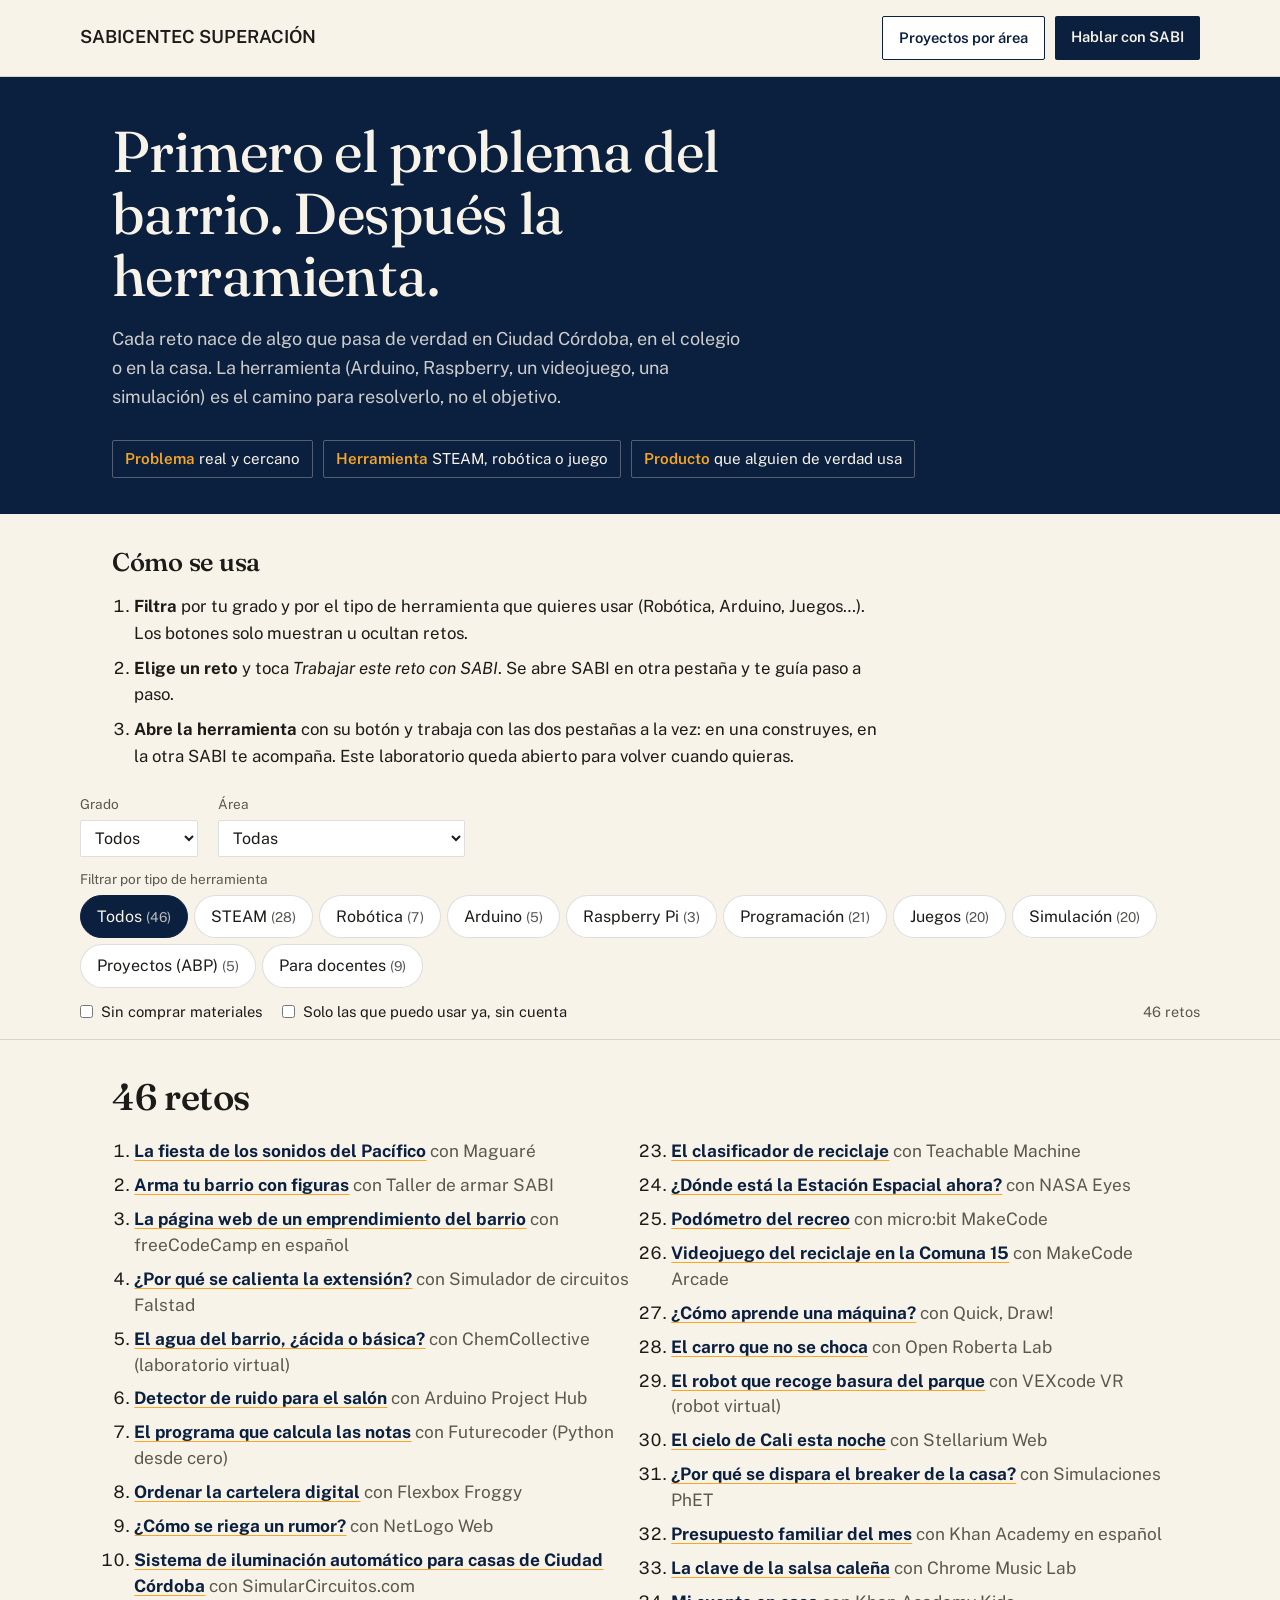
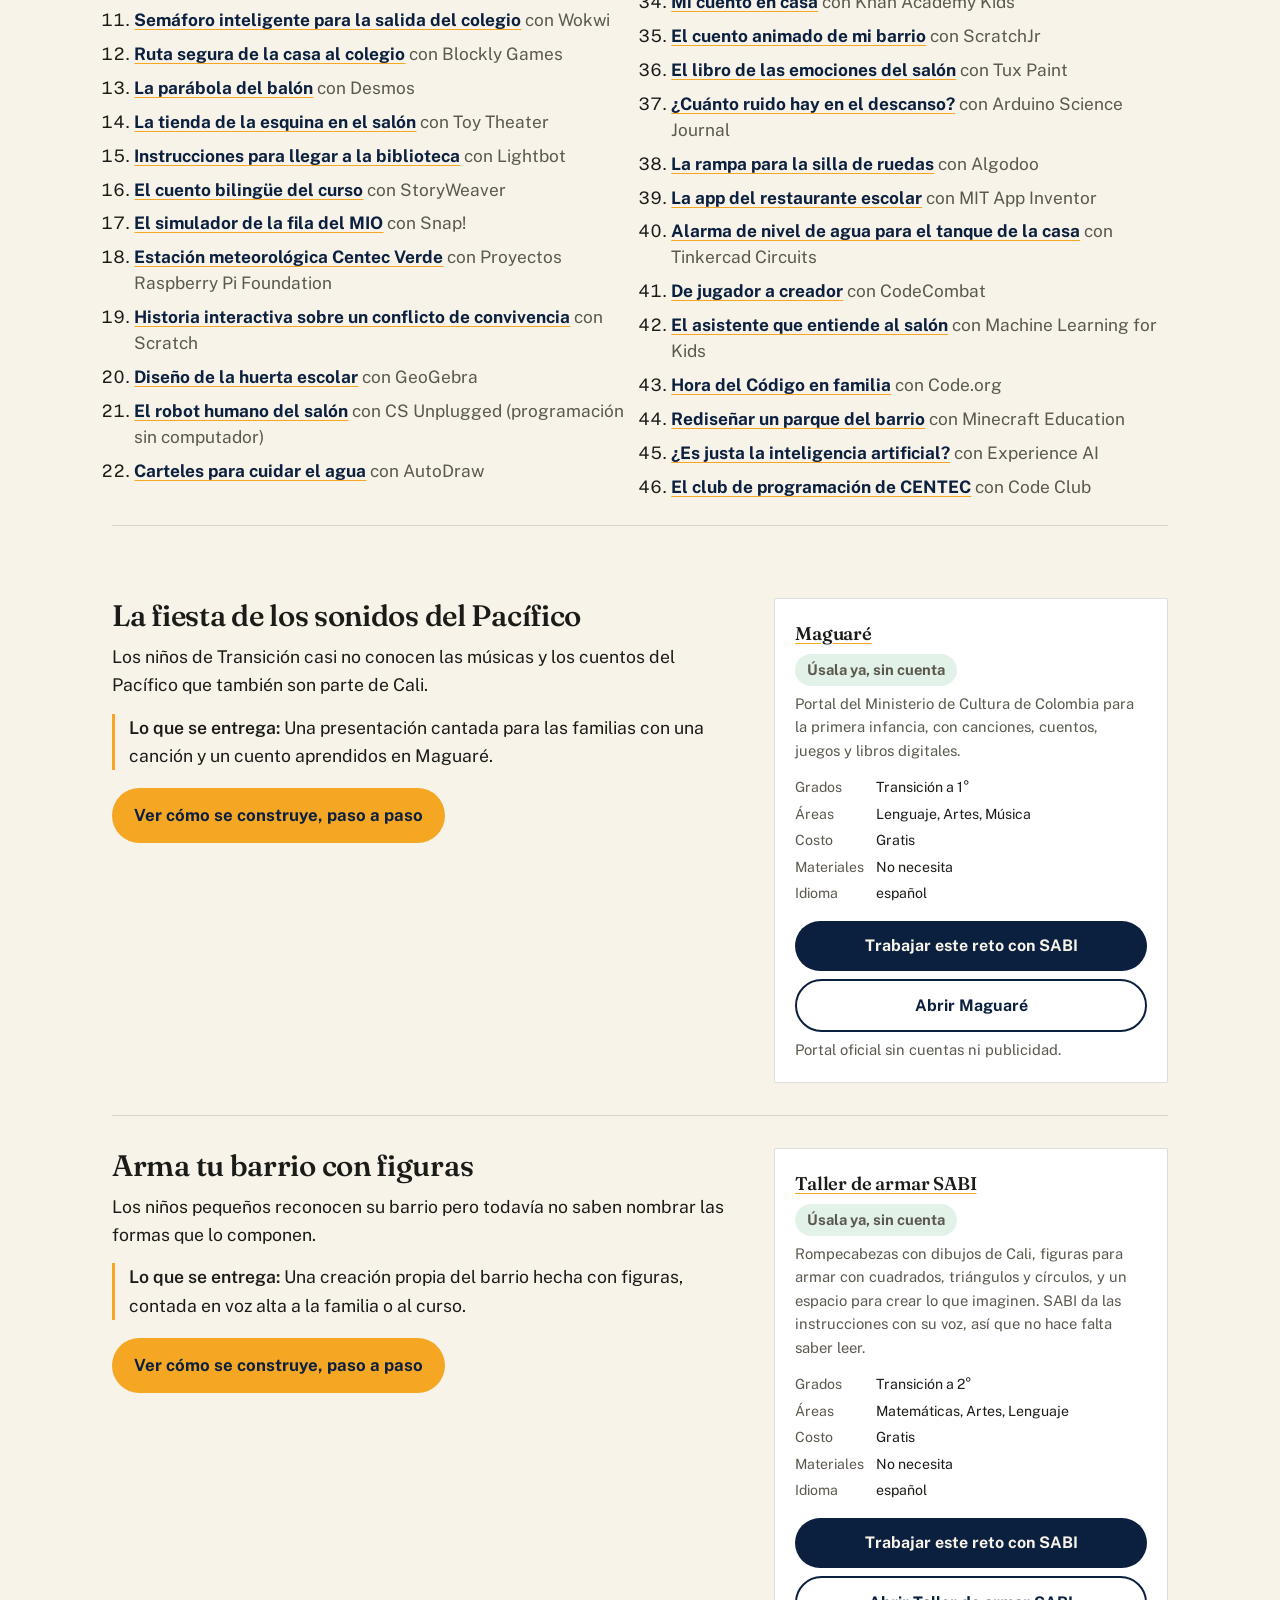
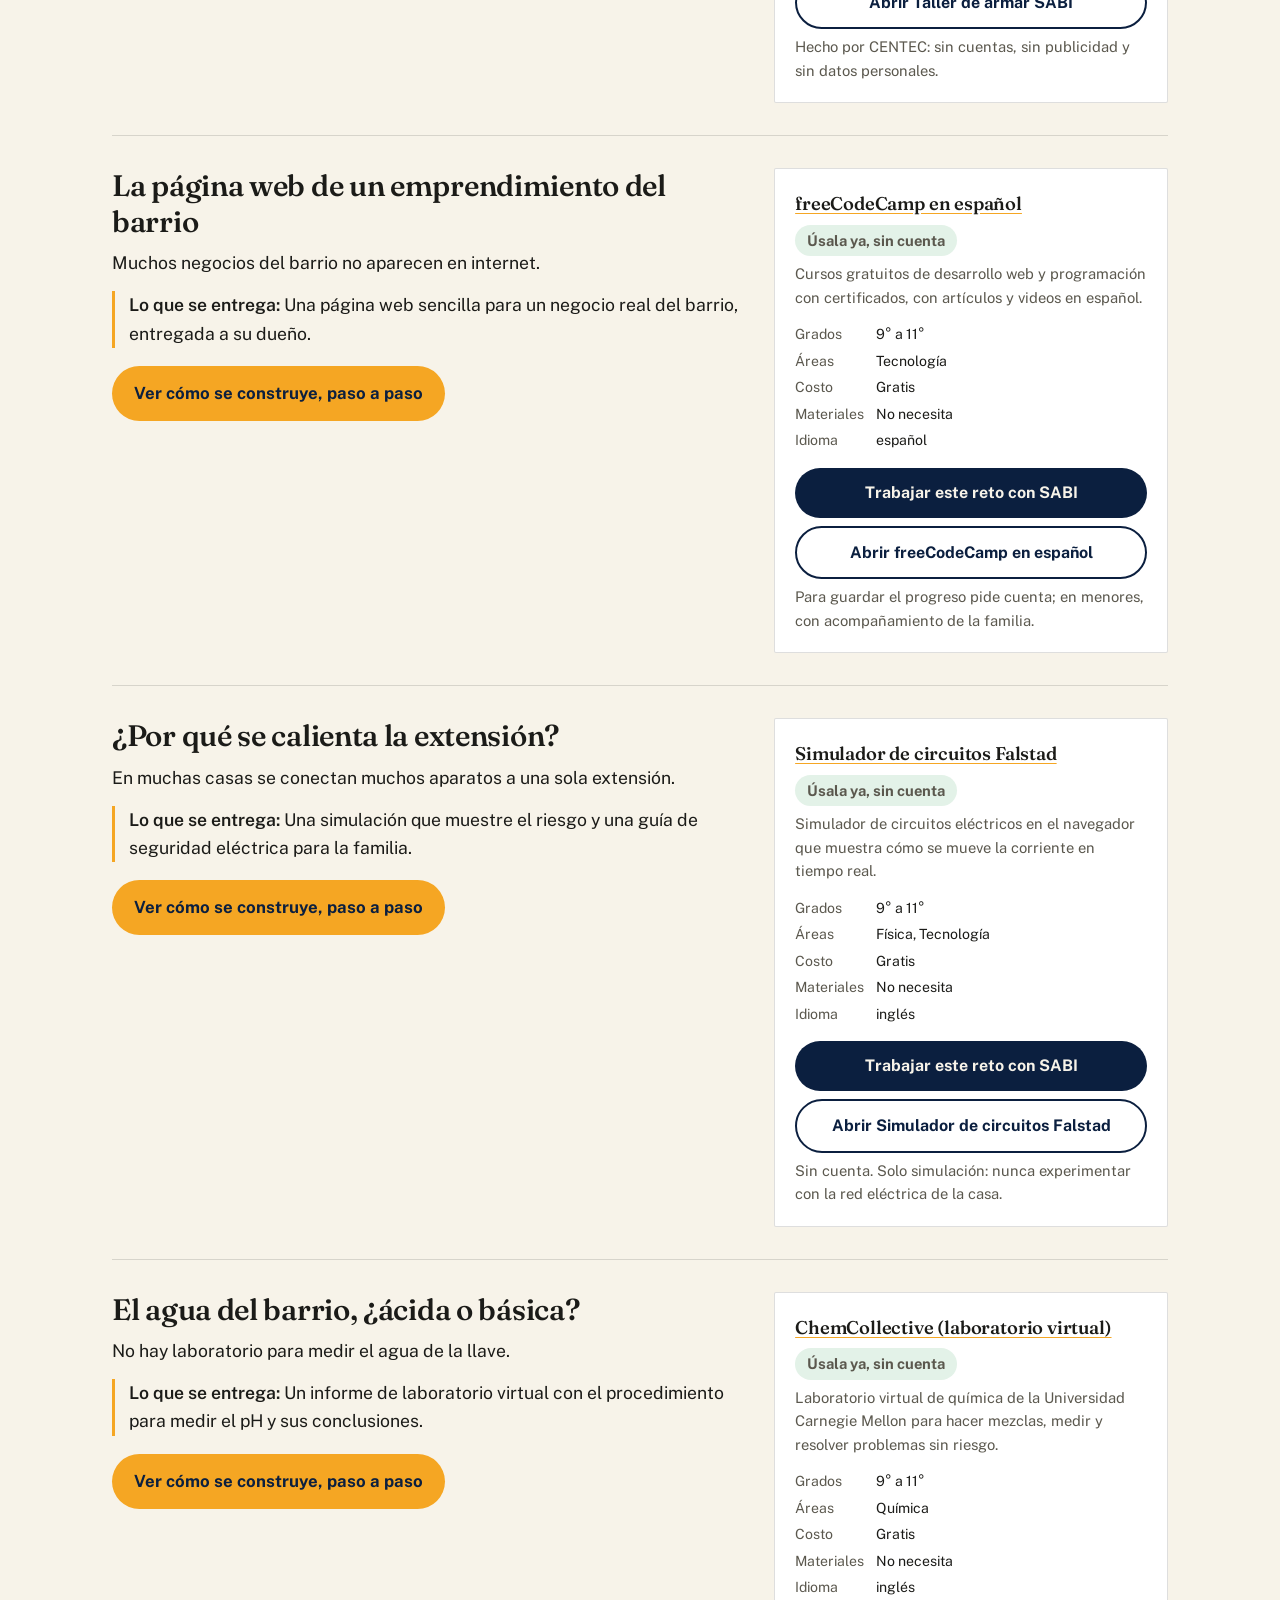
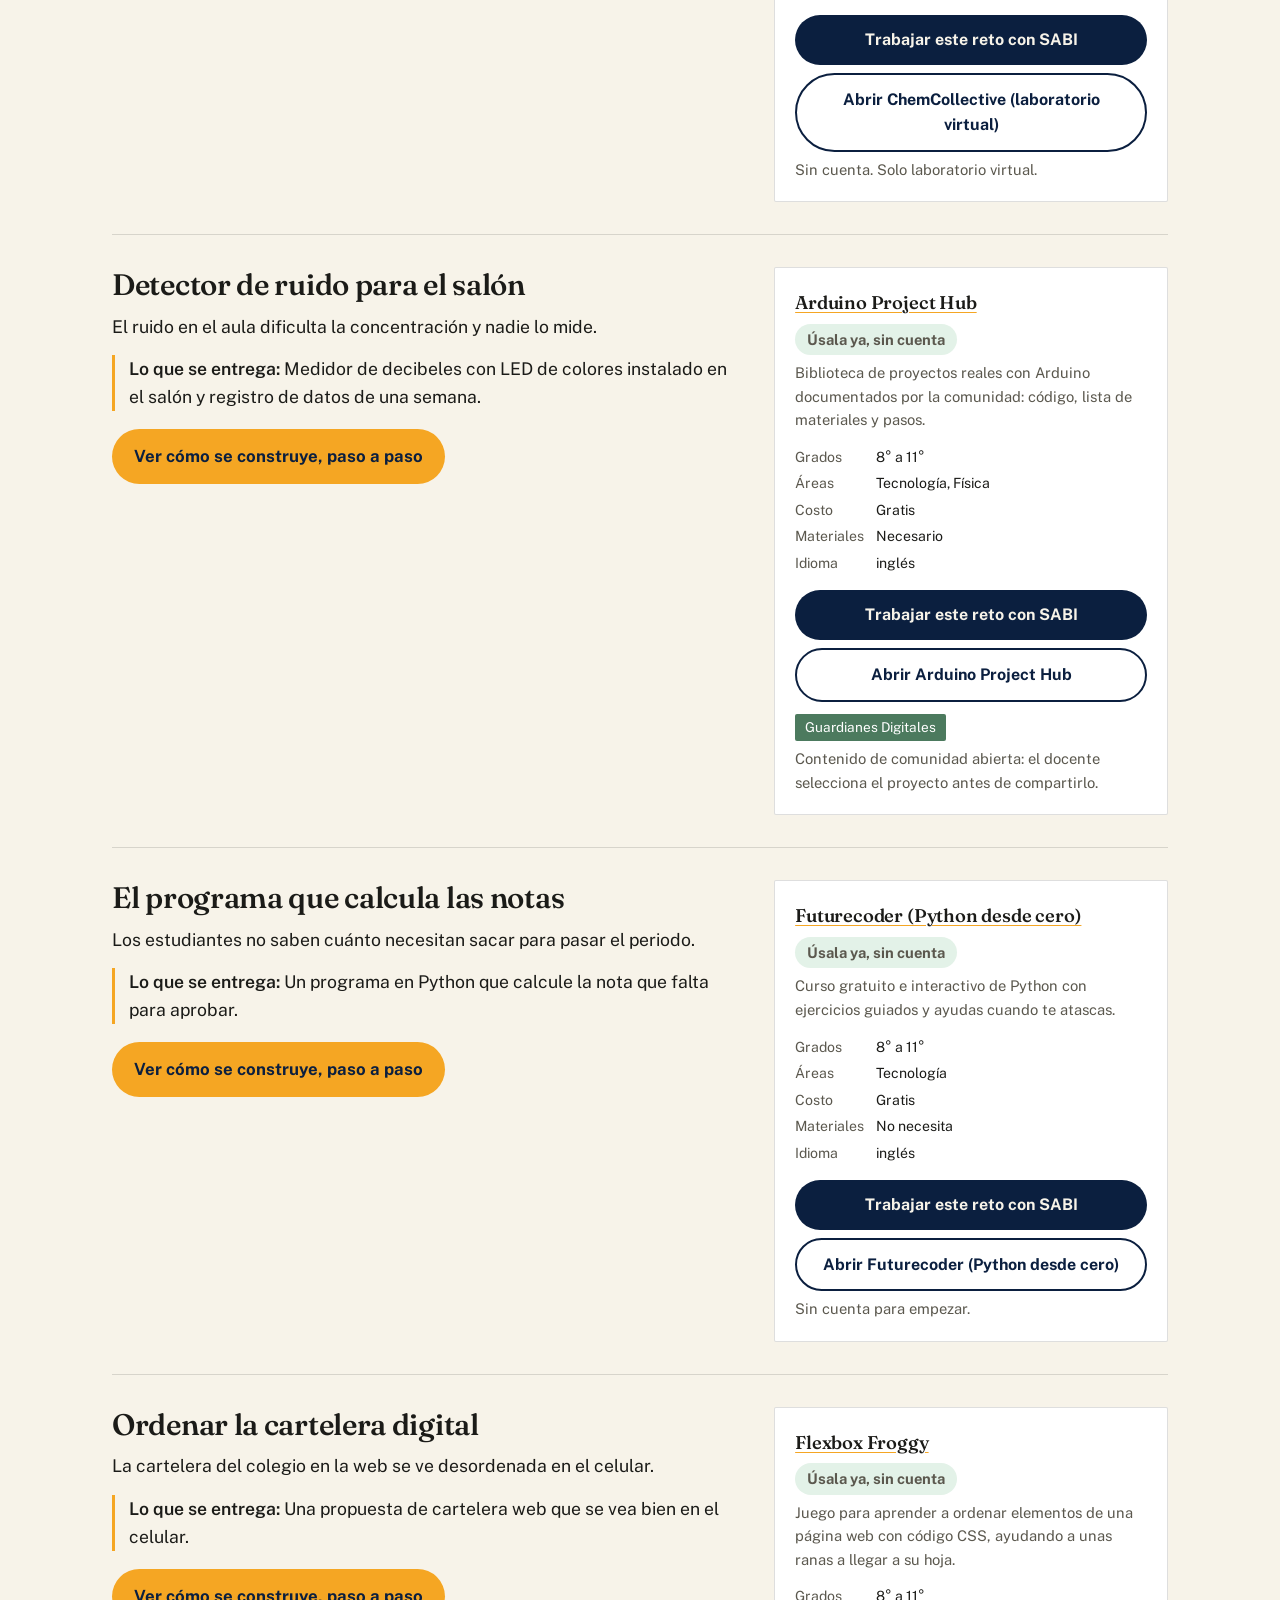
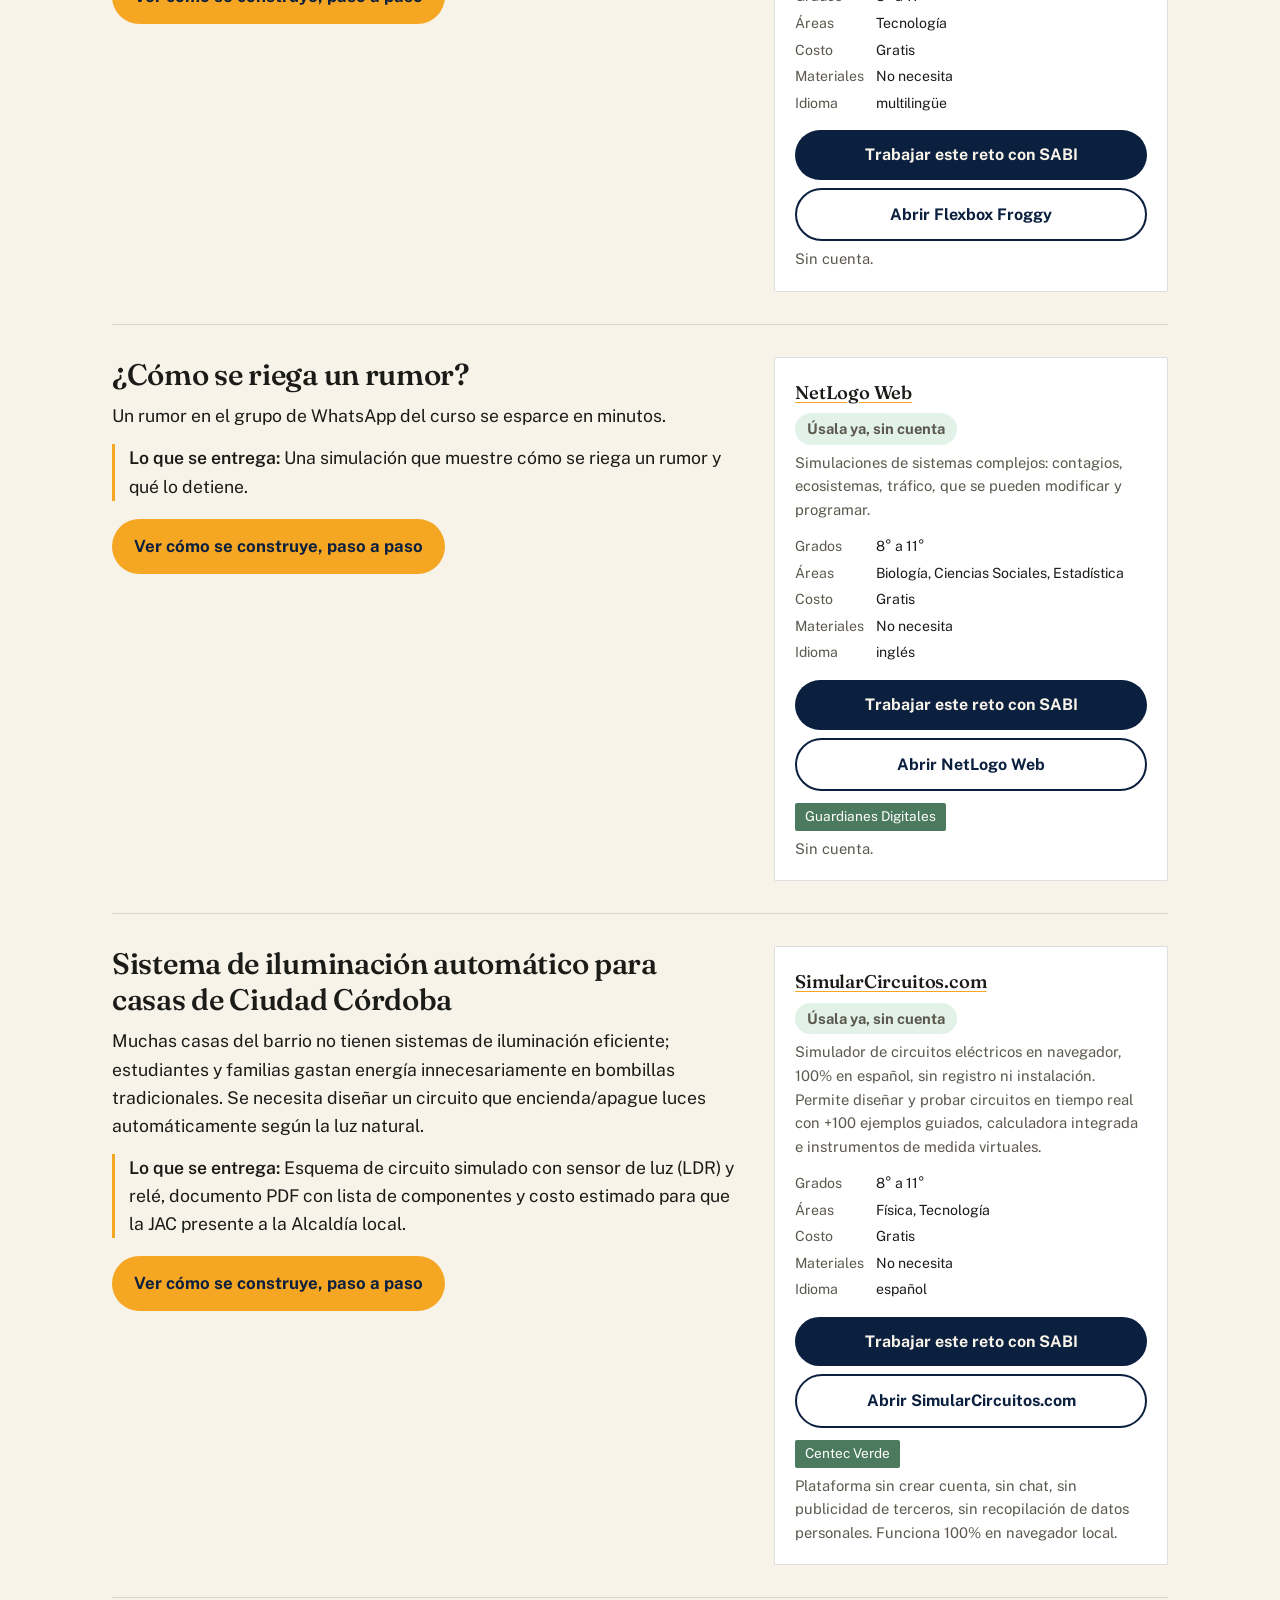
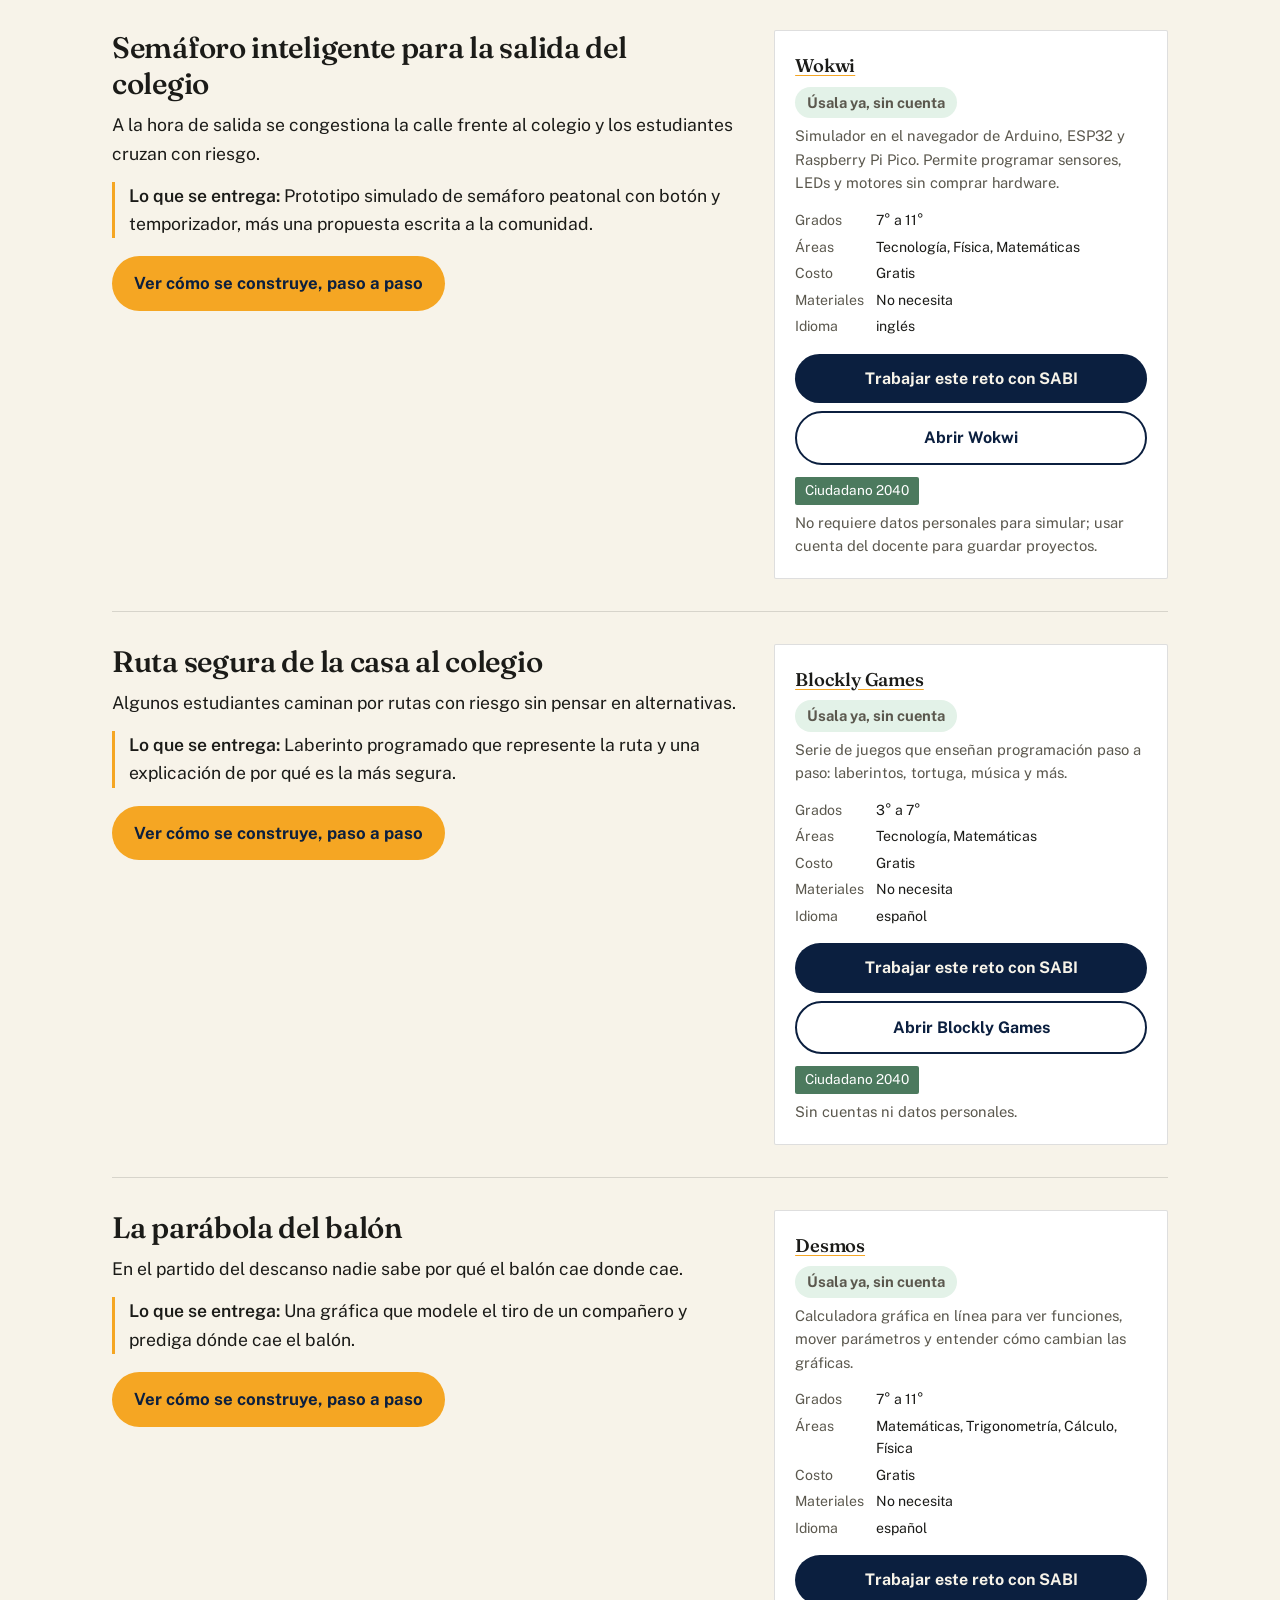
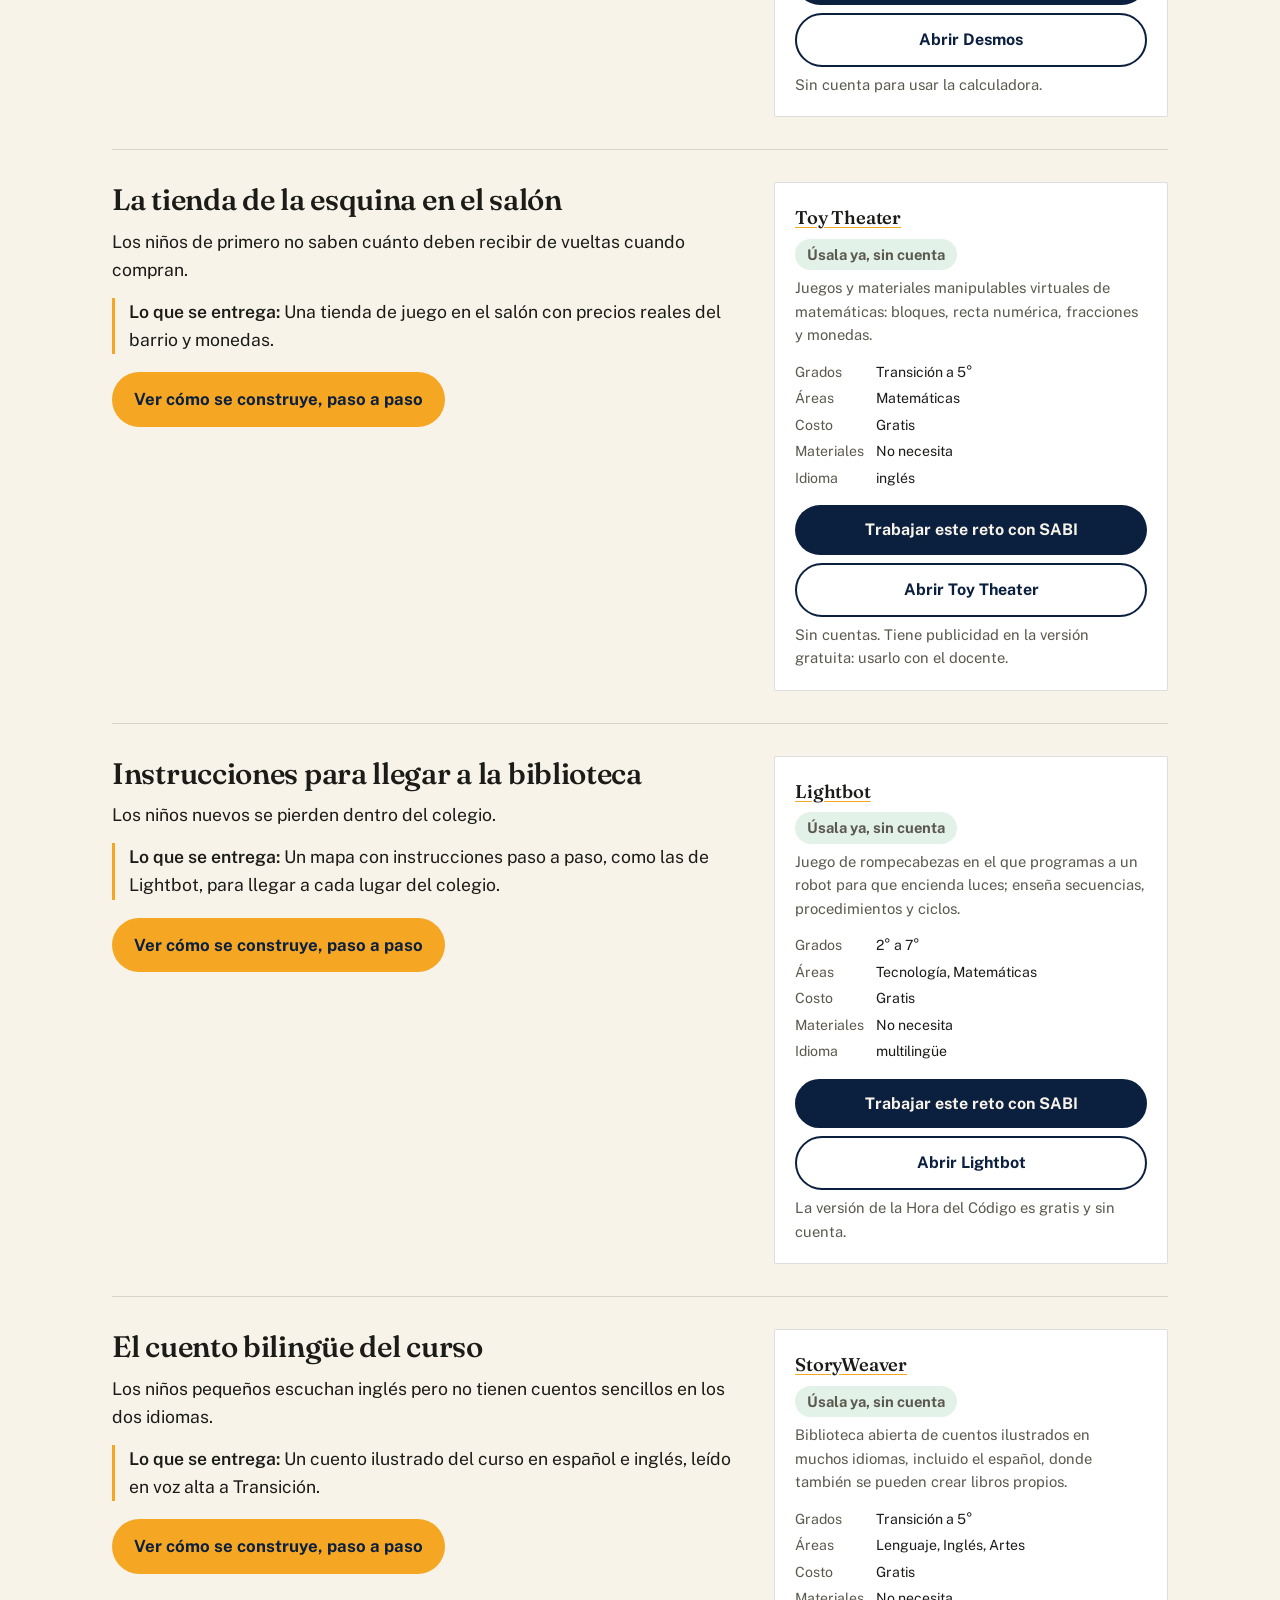
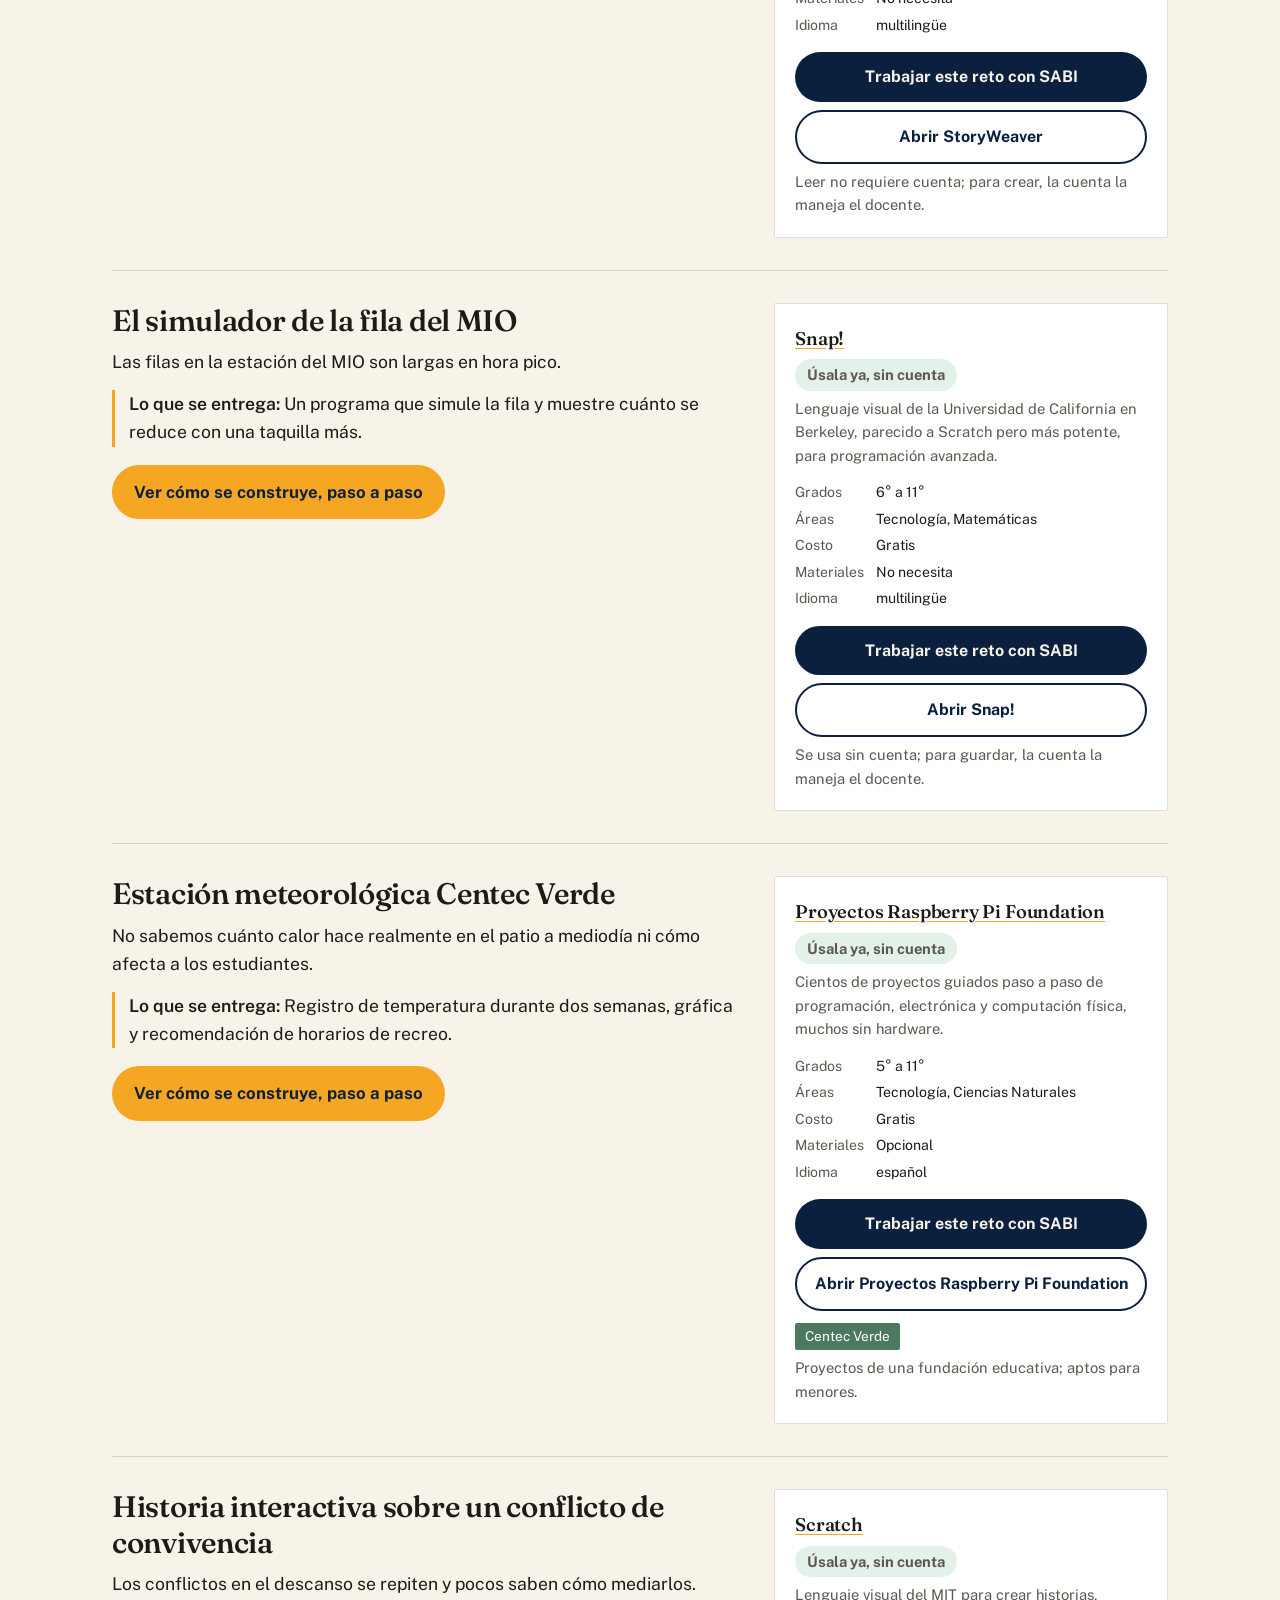
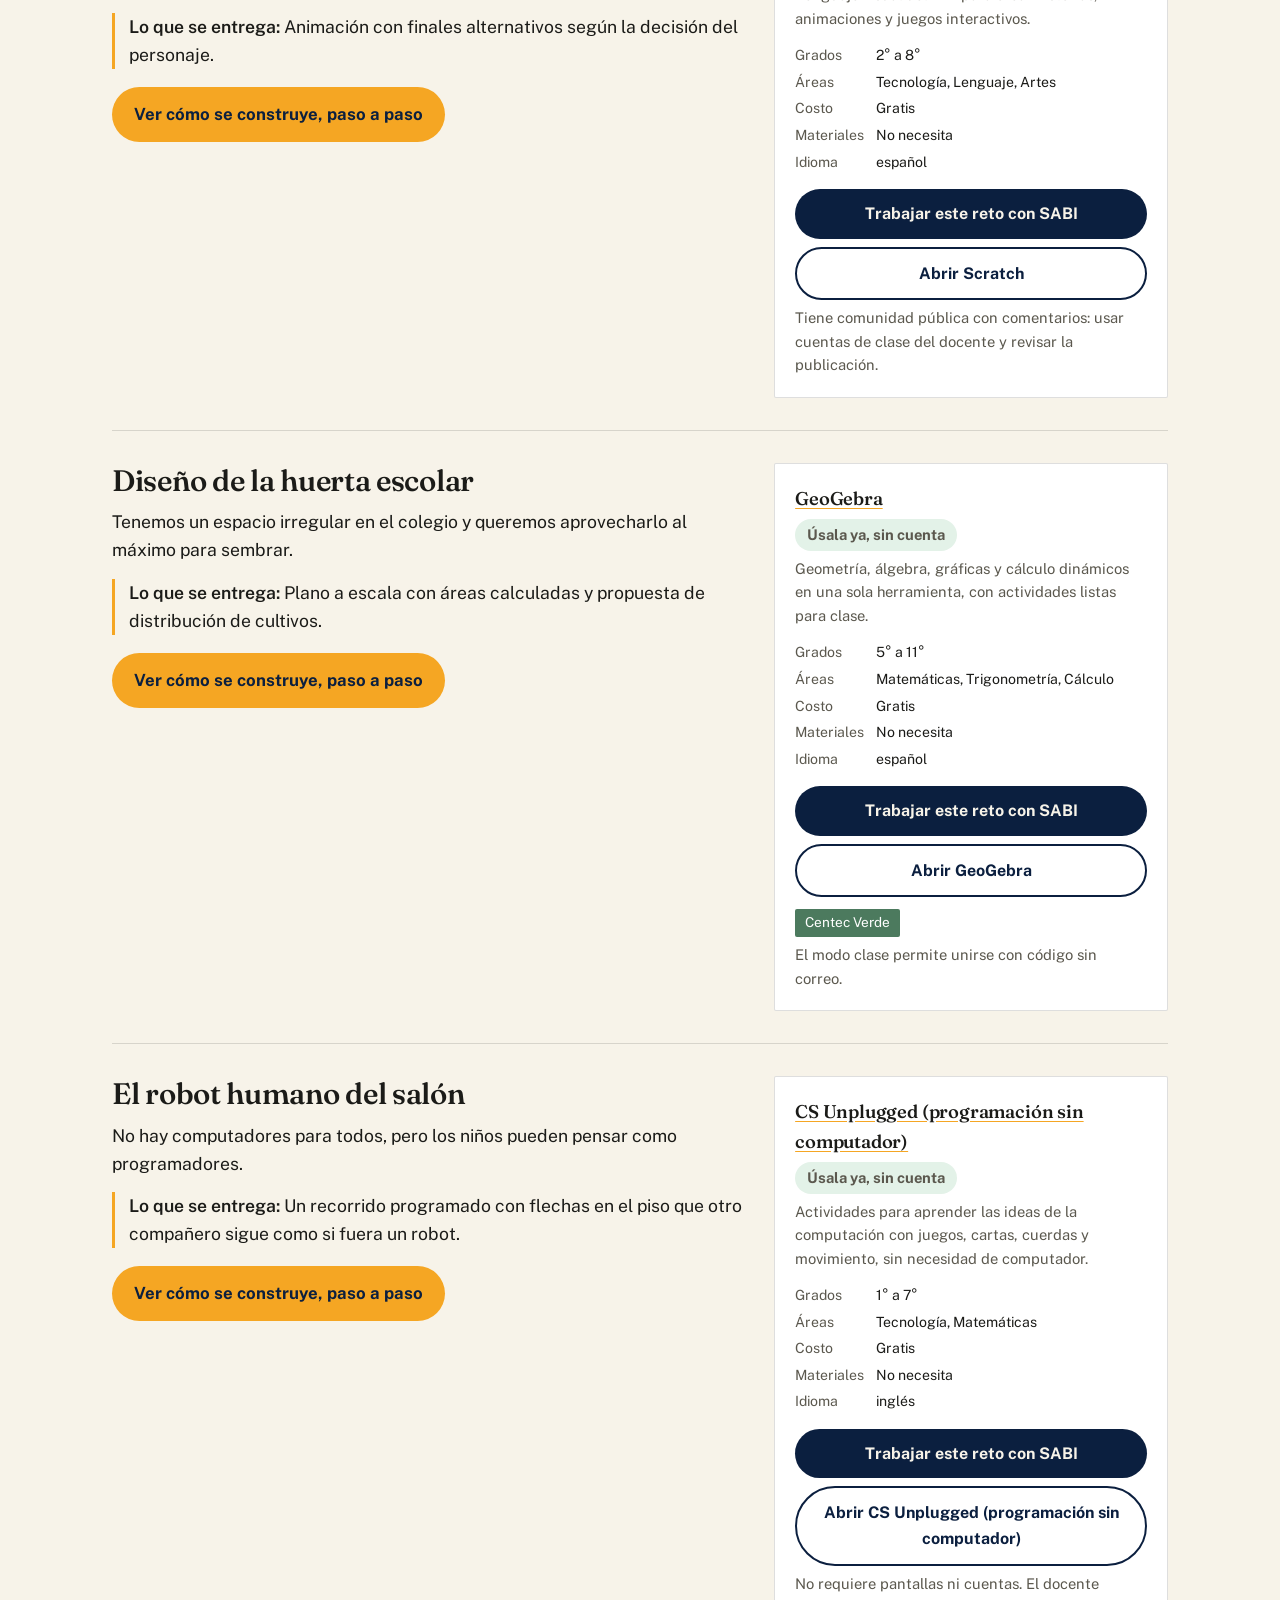
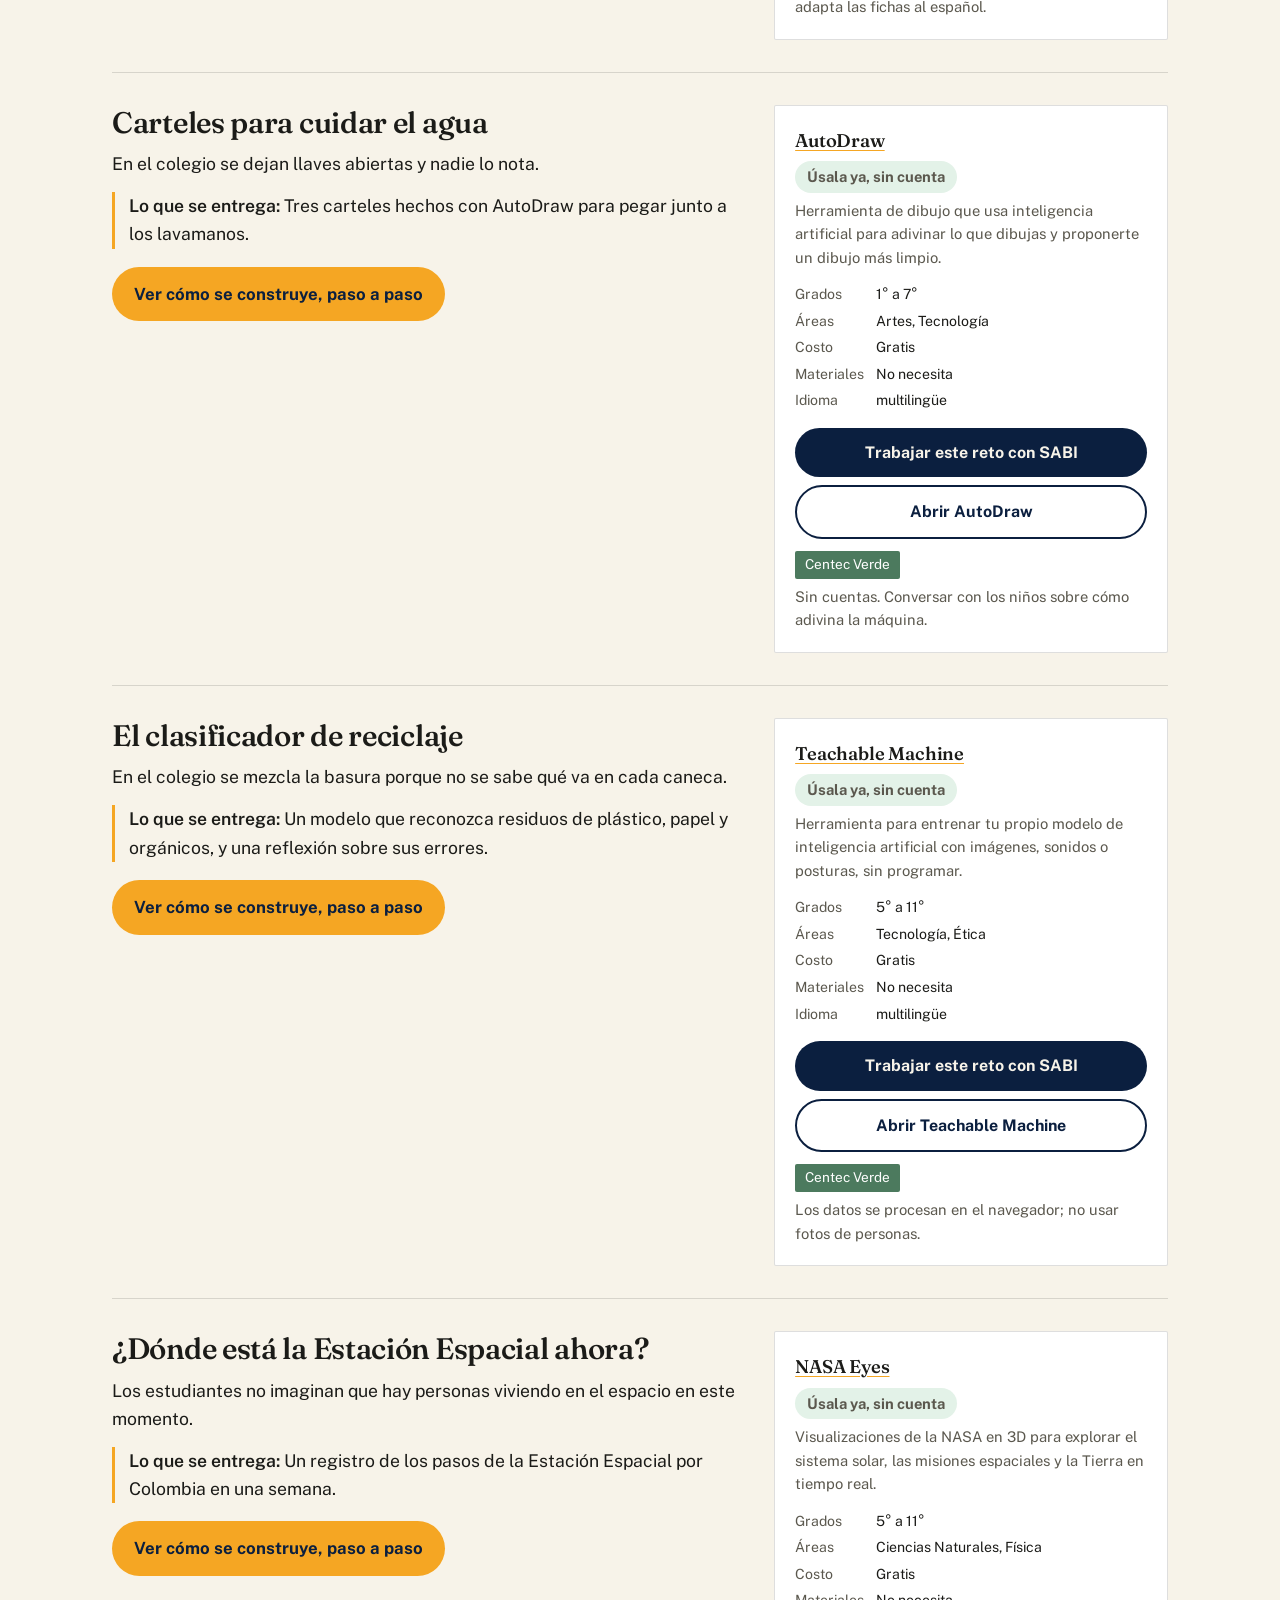
<file: recursos.html>
<!DOCTYPE html>
<html lang="es">
<head>
<meta charset="UTF-8">
<meta name="viewport" content="width=device-width, initial-scale=1.0">
<title>Laboratorio de retos — SABICENTEC SUPERACIÓN</title>
<meta name="description" content="Retos reales del barrio y del colegio, con las herramientas STEAM, de robótica y de juego para resolverlos.">
<link rel="preconnect" href="https://fonts.googleapis.com">
<link rel="preconnect" href="https://fonts.gstatic.com" crossorigin>
<link href="https://fonts.googleapis.com/css2?family=Fraunces:opsz,wght@9..144,450;9..144,560;9..144,680&family=Public+Sans:wght@400;500;600;700&display=swap" rel="stylesheet">
<style>
  :root{
    --noche:#0B1F3F; --noche-2:#14315C; --alba:#F5A623; --barro:#E8792B;
    --brote:#4C7A5E; --papel:#F7F3E9; --tinta:#1B1B18; --tinta-suave:#5B584E;
    --linea:rgba(27,27,24,.14);
  }
  *{box-sizing:border-box;margin:0;padding:0}
  body{background:var(--papel);color:var(--tinta);font-family:'Public Sans',sans-serif;font-size:17px;line-height:1.6}
  h1,h2,h3{font-family:'Fraunces',serif;font-weight:560;letter-spacing:-.01em}
  a{color:inherit}
  :focus-visible{outline:3px solid var(--alba);outline-offset:2px}
  .wrap{max-width:1120px;margin:0 auto;padding:0 32px}
  @media(max-width:640px){.wrap{padding:0 20px}}

  header.top{border-bottom:1px solid var(--linea)}
  .top-inner{display:flex;justify-content:space-between;align-items:center;padding:16px 0;gap:16px}
  .brand{font-weight:600;text-decoration:none}
  .cta{background:var(--noche);color:var(--papel);text-decoration:none;padding:9px 16px;border-radius:2px;font-weight:600;font-size:.92rem}

  .intro{background:var(--noche);color:var(--papel);padding:72px 0 56px}
  .intro h1{font-size:clamp(2.2rem,5vw,3.6rem);line-height:1.08;max-width:18ch;font-weight:450}
  .intro p{max-width:58ch;margin-top:18px;color:rgba(247,243,233,.82)}
  .formula{display:flex;gap:10px;flex-wrap:wrap;margin-top:28px;font-size:.95rem}
  .formula span{border:1px solid rgba(247,243,233,.3);padding:6px 12px;border-radius:2px}
  .formula b{color:var(--alba);font-weight:600}

  .filtros{position:sticky;top:0;z-index:5;background:rgba(247,243,233,.95);backdrop-filter:blur(8px);border-bottom:1px solid var(--linea)}
  .filtros-inner{display:flex;flex-wrap:wrap;gap:12px 20px;align-items:end;padding:16px 0}
  .campo{display:flex;flex-direction:column;gap:4px;font-size:.85rem;color:var(--tinta-suave)}
  select{font:inherit;font-size:.95rem;color:var(--tinta);background:#fff;border:1px solid var(--linea);padding:7px 10px;border-radius:2px}
  .chips{display:flex;flex-wrap:wrap;gap:6px}
  .chip{font:inherit;font-size:.88rem;border:1px solid var(--linea);background:#fff;padding:6px 12px;border-radius:999px;cursor:pointer;color:var(--tinta)}
  .chip[aria-pressed="true"]{background:var(--noche);color:var(--papel);border-color:var(--noche)}
  .check{display:flex;align-items:center;gap:8px;font-size:.92rem;color:var(--tinta)}
  .conteo{margin-left:auto;font-size:.9rem;color:var(--tinta-suave)}

  .lista{padding:40px 0 80px;display:grid;gap:0}
  .reto{display:grid;grid-template-columns:minmax(0,1.6fr) minmax(0,1fr);gap:32px;padding:32px 0;border-top:1px solid var(--linea)}
  .reto:first-child{border-top:0}
  @media(max-width:800px){.reto{grid-template-columns:1fr;gap:16px}}
  .reto h2{font-size:1.65rem;line-height:1.2;max-width:28ch}
  .problema{margin-top:10px;max-width:62ch}
  .producto{margin-top:14px;max-width:62ch;padding-left:14px;border-left:3px solid var(--alba)}
  .producto strong{font-weight:600}
  .herramienta{background:#fff;border:1px solid var(--linea);padding:20px;border-radius:2px;align-self:start}
  .herramienta h3{font-size:1.15rem}
  .herramienta h3 a{text-decoration-color:var(--alba);text-underline-offset:3px}
  .herramienta p{font-size:.92rem;color:var(--tinta-suave);margin-top:6px}
  .datos{display:grid;grid-template-columns:auto 1fr;gap:4px 12px;margin-top:14px;font-size:.88rem}
  .datos dt{color:var(--tinta-suave)}
  .proyecto{display:inline-block;margin-top:12px;font-size:.85rem;background:var(--brote);color:#fff;padding:3px 10px;border-radius:2px}
  .seguridad{margin-top:12px;font-size:.85rem;color:var(--tinta-suave)}
  .vacio{padding:60px 0;max-width:52ch}
  .vacio button{margin-top:12px}
  footer{border-top:1px solid var(--linea);padding:28px 0;font-size:.88rem;color:var(--tinta-suave)}
  .como{padding:28px 0 8px}
  .como h2{font-size:1.6rem;margin-bottom:10px}
  .como ol{margin-left:1.3em;display:grid;gap:8px;max-width:75ch;font-size:1.05rem}
  .botones{display:flex;flex-direction:column;gap:8px;margin-top:16px}
  .btn-sabi,.btn-abrir{display:block;text-align:center;text-decoration:none;font-weight:700;border-radius:999px;padding:12px 16px;font-size:1rem}
  .btn-sabi{background:var(--noche);color:var(--papel)}
  .btn-abrir{border:2px solid var(--noche);color:var(--noche);background:#fff}
  .btn-sabi:hover{background:var(--noche-2)} .btn-abrir:hover{background:var(--papel)}
  body{font-size:18px} .chip{font-size:1rem;padding:8px 16px} select{font-size:1rem}
  .reto h2{font-size:1.85rem} .problema,.producto{font-size:1.1rem}
  .acceso{display:inline-block;margin-top:8px;font-size:.88rem;font-weight:700;padding:4px 12px;border-radius:999px}
  .acceso-ya{background:#E3F2E8;color:#1E5A35}
  .acceso-codigo{background:#FFF1D6;color:#7A4A00}
  .acceso-descarga{background:#E6EEF9;color:#173F73}
  .acceso-licencia{background:#F3E6E6;color:#7A2323}
  .intro{padding:44px 0 36px}
  .resumen{padding:28px 0 4px;border-bottom:1px solid var(--linea)}
  .resumen h2{font-size:clamp(1.6rem,1.2rem + 1.4vw,2.3rem);margin-bottom:12px}
  .indice{margin:0 0 20px 1.3em;columns:2 320px;column-gap:40px;font-size:1.08rem;line-height:1.5}
  .indice li{break-inside:avoid;margin-bottom:8px}
  .indice a{font-weight:700;color:var(--noche);text-decoration-color:var(--alba);text-underline-offset:3px}
  .indice span{color:var(--tinta-suave)}
  .chip .n{font-weight:400;font-size:.85em;opacity:.75}
  .chip.vacia{opacity:.45}
  .reto{scroll-margin-top:190px}
  .btn-guia{margin-top:18px;background:var(--alba);color:var(--noche);border:none;border-radius:999px;padding:14px 22px;font:inherit;font-weight:700;font-size:1.05rem;cursor:pointer}
  .btn-guia:hover{filter:brightness(1.05)}
  .guia{margin-top:18px;background:#fff;border:1px solid var(--linea);border-left:6px solid var(--alba);border-radius:4px;padding:20px 22px;max-width:70ch}
  .guia h3{font-size:1.4rem;margin-bottom:10px}
  .guia p{margin-top:10px;font-size:1.05rem}
  .g-meta{color:var(--tinta-suave)}
  .g-pasos{margin:14px 0 6px 1.3em;display:grid;gap:10px;font-size:1.08rem}
  .g-valor{font-style:italic;color:var(--brote)}
  .g-cargando{color:var(--tinta-suave);font-style:italic}
  .g-botones{flex-direction:row;flex-wrap:wrap}
</style>
</head>
<body>

<header class="top">
  <div class="wrap top-inner">
    <a class="brand" href="index.html">SABICENTEC SUPERACIÓN</a>
    <span style="display:flex;gap:10px;flex-wrap:wrap"><a class="cta" style="background:#fff;color:var(--noche);border:1px solid var(--noche)" href="proyectos.html">Proyectos por área</a><a class="cta" href="tutor.html">Hablar con SABI</a></span>
  </div>
</header>

<section class="intro">
  <div class="wrap">
    <h1>Primero el problema del barrio. Después la herramienta.</h1>
    <p>Cada reto nace de algo que pasa de verdad en Ciudad Córdoba, en el colegio o en la casa. La herramienta (Arduino, Raspberry, un videojuego, una simulación) es el camino para resolverlo, no el objetivo.</p>
    <div class="formula" aria-label="Estructura de cada reto">
      <span><b>Problema</b> real y cercano</span>
      <span><b>Herramienta</b> STEAM, robótica o juego</span>
      <span><b>Producto</b> que alguien de verdad usa</span>
    </div>
  </div>
</section>

<section class="como" aria-label="Cómo usar el laboratorio">
  <div class="wrap">
    <h2>Cómo se usa</h2>
    <ol>
      <li><strong>Filtra</strong> por tu grado y por el tipo de herramienta que quieres usar (Robótica, Arduino, Juegos…). Los botones solo muestran u ocultan retos.</li>
      <li><strong>Elige un reto</strong> y toca <em>Trabajar este reto con SABI</em>. Se abre SABI en otra pestaña y te guía paso a paso.</li>
      <li><strong>Abre la herramienta</strong> con su botón y trabaja con las dos pestañas a la vez: en una construyes, en la otra SABI te acompaña. Este laboratorio queda abierto para volver cuando quieras.</li>
    </ol>
  </div>
</section>

<section class="filtros" aria-label="Filtrar retos">
  <div class="wrap filtros-inner">
    <label class="campo">Grado
      <select id="f-grado">
        <option value="">Todos</option>
        <option value="0">Transición</option>
        <option value="1">1°</option><option value="2">2°</option><option value="3">3°</option>
        <option value="4">4°</option><option value="5">5°</option><option value="6">6°</option>
        <option value="7">7°</option><option value="8">8°</option><option value="9">9°</option>
        <option value="10">10°</option><option value="11">11°</option>
      </select>
    </label>
    <label class="campo">Área
      <select id="f-area"><option value="">Todas</option></select>
    </label>
    <div class="campo">Filtrar por tipo de herramienta
      <div class="chips" id="f-tipos" role="group" aria-label="Tipo de herramienta"></div>
    </div>
    <label class="check"><input type="checkbox" id="f-sinhw"> Sin comprar materiales</label>
    <label class="check"><input type="checkbox" id="f-ya"> Solo las que puedo usar ya, sin cuenta</label>
    <span class="conteo" id="conteo" aria-live="polite"></span>
  </div>
</section>

<main class="wrap">
  <section class="resumen" id="resumen" aria-live="polite">
    <h2 id="resumen-titulo"></h2>
    <ol class="indice" id="indice"></ol>
  </section>
  <div class="lista" id="lista"></div>
</main>

<footer>
  <div class="wrap">Catálogo revisado cada semana por el equipo curador de SABI y aprobado por la coordinación académica antes de publicarse. <span id="actualizado"></span></div>
</footer>

<script>
  const TIPOS = {steam:'STEAM', robotica:'Robótica', arduino:'Arduino', raspberry:'Raspberry Pi', programacion:'Programación', juego:'Juegos', simulacion:'Simulación', abp:'Proyectos (ABP)', docente:'Para docentes'};
  const GRADO = g => g === 0 ? 'Transición' : g + '°';
  const COSTO = {gratis:'Gratis', freemium:'Gratis con opciones de pago', pago:'Requiere licencia'};
  const HW = {ninguno:'No necesita', opcional:'Opcional', requerido:'Necesario'};
  const ACCESO = {ya:['ya','Úsala ya, sin cuenta'], codigo:['codigo','Pide el código de clase a tu docente'], descarga:['descarga','Se instala en el computador o la tableta'], licencia:['licencia','Requiere licencia del colegio']};
  const esc = s => String(s ?? '').replace(/[&<>"']/g, c => ({'&':'&amp;','<':'&lt;','>':'&gt;','"':'&quot;',"'":'&#39;'}[c]));
  const seguro = u => /^https:\/\//.test(u) ? u : '#';

  let recursos = [];
  const activos = new Set();
  const $ = id => document.getElementById(id);

  function pintarFiltros(){
    const areas = [...new Set(recursos.flatMap(r => r.areas))].filter(a => a !== 'Todas').sort();
    $('f-area').insertAdjacentHTML('beforeend', areas.map(a => `<option>${esc(a)}</option>`).join(''));
    const usados = new Set(recursos.flatMap(r => r.tipo));
    const opciones = [['', 'Todos']].concat(Object.entries(TIPOS).filter(([k]) => usados.has(k)));
    $('f-tipos').innerHTML = opciones.map(([k,v]) => `<button class="chip" type="button" data-tipo="${k}" aria-pressed="${k === '' ? 'true' : 'false'}">${v} <span class="n"></span></button>`).join('');
    // Funcionan como pestañas: tocar otra opción cambia la selección (no se acumulan)
    $('f-tipos').addEventListener('click', e => {
      const b = e.target.closest('.chip'); if(!b) return;
      activos.clear(); if (b.dataset.tipo) activos.add(b.dataset.tipo);
      document.querySelectorAll('#f-tipos .chip').forEach(c => c.setAttribute('aria-pressed', String(c === b)));
      pintar(); irAResultados();
    });
    ['f-grado','f-area','f-sinhw','f-ya'].forEach(id => $(id).addEventListener('change', () => { pintar(); irAResultados(); }));
  }

  const soloDocente = r => r.tipo.every(t => t === 'docente' || t === 'abp') && r.tipo.includes('docente');
  function filtrar(){
    const g = $('f-grado').value, a = $('f-area').value, sinhw = $('f-sinhw').checked;
    return recursos.filter(r =>
      r.estado === 'activo' &&
      (g === '' || (r.grados.desde <= +g && +g <= r.grados.hasta)) &&
      (a === '' || r.areas.includes(a) || r.areas.includes('Todas')) &&
      (!activos.size || r.tipo.some(t => activos.has(t))) &&
      (!sinhw || r.hardware !== 'requerido') &&
      (!$('f-ya').checked || (r.acceso || 'ya') === 'ya') &&
      // Los materiales solo para docentes aparecen cuando se elige "Para docentes"
      (activos.has('docente') || !soloDocente(r)))
      // Primero lo que usa el estudiante; al final lo del docente
      .sort((a, b) => {
        const ORDEN = { ya: 0, descarga: 1, codigo: 2, licencia: 3 };
        return ((a.tipo.includes('docente') ? 1 : 0) - (b.tipo.includes('docente') ? 1 : 0))
          || ((ORDEN[a.acceso] ?? 0) - (ORDEN[b.acceso] ?? 0))
          || ((a.grados.hasta - a.grados.desde) - (b.grados.hasta - b.grados.desde));  // lo más específico para el grado, primero
      });
  }

  const NOMBRE_TIPO = {steam:'STEAM', robotica:'robótica', arduino:'Arduino', raspberry:'Raspberry Pi', programacion:'programación', juego:'juegos', simulacion:'simulación', abp:'proyectos ABP', docente:'docentes'};
  function pintarResumen(lista){
    const g = $('f-grado').value, tipos = [...activos].map(t => NOMBRE_TIPO[t] || t);
    let titulo = lista.length === 1 ? '1 reto' : `${lista.length} retos`;
    if (tipos.length) titulo += ' de ' + tipos.join(', ').replace(/, ([^,]*)$/, ' y $1');
    if (g !== '') titulo += ' para ' + (g === '0' ? 'Transición' : g + '°');
    $('resumen-titulo').textContent = titulo;
    $('indice').innerHTML = lista.map(r => `<li><a href="#reto-${esc(r.id)}">${esc(r.reto.titulo)}</a> <span>con ${esc(r.titulo)}</span></li>`).join('');
    $('resumen').hidden = !lista.length;
  }
  // Cuando el estudiante elige un filtro, la página baja sola hasta el índice de resultados
  function irAResultados(){
    const y = $('resumen').getBoundingClientRect().top + window.scrollY - (document.querySelector('.filtros').offsetHeight + 12);
    window.scrollTo({ top: Math.max(0, y), behavior: matchMedia('(prefers-reduced-motion: reduce)').matches ? 'auto' : 'smooth' });
  }
  function pintarConteos(){
    const guardados = new Set(activos);
    document.querySelectorAll('#f-tipos .chip').forEach(c => {
      activos.clear(); if (c.dataset.tipo) activos.add(c.dataset.tipo);
      const n = filtrar().length; c.querySelector('.n').textContent = '(' + n + ')';
      c.classList.toggle('vacia', n === 0);
    });
    activos.clear(); guardados.forEach(t => activos.add(t));
  }
  function pintar(){
    pintarConteos();
    const lista = filtrar();
    $('conteo').textContent = lista.length === 1 ? '1 reto' : `${lista.length} retos`;
    if(!lista.length){
      // Antes, al no haber resultados, quedaban en pantalla los de la selección anterior: ahora se limpia y se orienta.
      pintarResumen(lista); $('resumen').hidden = false;
      const t = [...activos][0];
      const desde = t ? Math.min(...recursos.filter(r => r.estado === 'activo' && r.tipo.includes(t)).map(r => r.grados.desde)) : null;
      const pista = t && isFinite(desde) ? `Para ${NOMBRE_TIPO[t] || t} hay retos desde ${desde === 0 ? 'Transición' : desde + '°'}. Mientras tanto, mira las otras pestañas: el número entre paréntesis te dice cuántos retos hay en cada una.` : 'Prueba con otro grado o con otra pestaña.';
      $('resumen-titulo').textContent = 'Aquí todavía no hay retos' + (t ? ' de ' + (NOMBRE_TIPO[t] || t) : '') + ($('f-grado').value !== '' ? ' para ' + ($('f-grado').value === '0' ? 'Transición' : $('f-grado').value + '°') : '');
      $('lista').innerHTML = `<div class="vacio"><p>${pista}</p><button class="chip" type="button" id="limpiar">Ver todos los retos</button></div>`;
      $('limpiar').onclick = () => { $('f-grado').value=''; $('f-area').value=''; $('f-sinhw').checked=false; $('f-ya').checked=false; activos.clear(); document.querySelectorAll('#f-tipos .chip').forEach(c=>c.setAttribute('aria-pressed', String(c.dataset.tipo===''))); pintar(); };
      return;
    }
    pintarResumen(lista);
    $('lista').innerHTML = lista.map(r => `
      <article class="reto" id="reto-${esc(r.id)}">
        <div>
          <h2>${esc(r.reto.titulo)}</h2>
          <p class="problema">${esc(r.reto.problema)}</p>
          <p class="producto"><strong>Lo que se entrega:</strong> ${esc(r.reto.producto)}</p>
          <button type="button" class="btn-guia" data-id="${esc(r.id)}">Ver cómo se construye, paso a paso</button>
          <div class="guia" id="guia-${esc(r.id)}" hidden></div>
        </div>
        <aside class="herramienta">
          <h3><a href="${esc(seguro(r.url))}" target="_blank" rel="noopener noreferrer">${esc(r.titulo)}</a></h3>
          <p class="acceso acceso-${(ACCESO[r.acceso] || ACCESO.ya)[0]}">${(ACCESO[r.acceso] || ACCESO.ya)[1]}</p>
          <p>${esc(r.descripcion)}</p>
          <dl class="datos">
            <dt>Grados</dt><dd>${GRADO(r.grados.desde)} a ${GRADO(r.grados.hasta)}</dd>
            <dt>Áreas</dt><dd>${esc(r.areas.join(', '))}</dd>
            <dt>Costo</dt><dd>${COSTO[r.costo] || esc(r.costo)}</dd>
            <dt>Materiales</dt><dd>${HW[r.hardware] || esc(r.hardware)}</dd>
            <dt>Idioma</dt><dd>${esc(r.idioma)}</dd>
          </dl>
          <div class="botones">
            <a class="btn-sabi" href="${enlaceSabi(r)}" target="_blank" rel="noopener">${r.tipo.includes('docente') ? 'Planear esta clase con SABI' : 'Trabajar este reto con SABI'}</a>
            <a class="btn-abrir" href="${esc(seguro(r.url))}" target="_blank" rel="noopener noreferrer">Abrir ${esc(r.titulo)}</a>
          </div>
          ${r.proyecto_institucional ? `<span class="proyecto">${esc(r.proyecto_institucional)}</span>` : ''}
          ${r.seguridad ? `<p class="seguridad">${esc(r.seguridad)}</p>` : ''}
        </aside>
      </article>`).join('');
  }

  // Enlace al tutor SABI con el reto ya cargado (misión Inventor para estudiantes, modo docente para docentes)
  function enlaceSabi(r) {
    const grado = $('f-grado').value;
    const esDocente = r.tipo.includes('docente');
    const p = new URLSearchParams({ rol: esDocente ? 'docente' : 'estudiante' });
    if (!esDocente) { p.set('mision', 'INVENTOR'); p.set('materia', (r.areas.find(a => a !== 'Todas') || 'STEAM y Robótica')); }
    p.set('reto', r.reto.titulo); p.set('herramienta', r.titulo); p.set('url', seguro(r.url));
    p.set('tema', esDocente
      ? `Quiero diseñar una clase o proyecto usando ${r.titulo}${grado ? ' para grado ' + (grado === '0' ? 'Transición' : grado + '°') : ''}. Reto sugerido: ${r.reto.titulo}. ${r.reto.problema}`
      : `Reto del Laboratorio: ${r.reto.titulo}. Problema: ${r.reto.problema} Producto: ${r.reto.producto} Herramienta: ${r.titulo} (${r.url}).`);
    return 'tutor.html?' + p.toString();
  }


  // ---------- "Cómo se construye": guía paso a paso preparada por SABI (con respaldo si no hay conexión) ----------
  const guiasHechas = new Map();
  function guiaRespaldo(r) {
    return { tiempo: 'Una o dos sesiones de clase', materiales: [r.titulo + ' (' + r.url + ')', 'Cuaderno para anotar ideas y resultados'],
      pasos: [
        { titulo: 'Entiende el problema', detalle: r.reto.problema + ' Conversa con tu grupo: ¿a quién le afecta y por qué importa?' },
        { titulo: 'Predice', detalle: 'Antes de construir, escribe o dibuja cómo crees que se puede resolver.' },
        { titulo: 'Abre la herramienta', detalle: 'Toca el botón para abrir ' + r.titulo + ' y explora qué permite hacer.' },
        { titulo: 'Construye una primera versión', detalle: 'Haz algo sencillo que funcione, aunque no esté perfecto.' },
        { titulo: 'Prueba y mejora', detalle: 'Prueba tu versión, anota qué falló y cámbialo. El error es información.' },
        { titulo: 'Presenta tu producto', detalle: r.reto.producto },
      ],
      comprobar: 'Tu producto resuelve una parte real del problema y otra persona lo puede usar o entender.',
      mejorar: 'Pide a SABI un reto más difícil con la misma herramienta.', presentar: 'Muéstralo a otro curso o a tu familia.',
      aprendizaje: 'Resolver un problema real con ' + (r.areas || []).join(', ') + '.', valor: '' };
  }
  function pintarGuia(caja, g, r) {
    const li = (g.pasos || []).map((p, i) => `<li><strong>${esc(p.titulo)}.</strong> ${esc(p.detalle)}</li>`).join('');
    caja.innerHTML = `
      <h3>Cómo se construye</h3>
      <p class="g-meta"><strong>Tiempo:</strong> ${esc(g.tiempo || '')}</p>
      ${g.materiales && g.materiales.length ? `<p class="g-meta"><strong>Necesitas:</strong> ${g.materiales.map(esc).join(', ')}</p>` : ''}
      <ol class="g-pasos">${li}</ol>
      ${g.comprobar ? `<p><strong>¿Funciona?</strong> ${esc(g.comprobar)}</p>` : ''}
      ${g.mejorar ? `<p><strong>Para ir más lejos:</strong> ${esc(g.mejorar)}</p>` : ''}
      ${g.presentar ? `<p><strong>Para presentar:</strong> ${esc(g.presentar)}</p>` : ''}
      ${g.aprendizaje ? `<p><strong>Lo que aprendes:</strong> ${esc(g.aprendizaje)}</p>` : ''}
      ${g.valor ? `<p class="g-valor">${esc(g.valor)}</p>` : ''}
      <div class="botones g-botones">
        <a class="btn-sabi" href="${enlaceSabi(r)}" target="_blank" rel="noopener">Construirlo con SABI a mi lado</a>
        <a class="btn-abrir" href="${esc(seguro(r.url))}" target="_blank" rel="noopener noreferrer">Abrir ${esc(r.titulo)}</a>
      </div>`;
  }
  async function abrirGuia(id) {
    const r = recursos.find(x => x.id === id); if (!r) return;
    const caja = document.getElementById('guia-' + id), btn = document.querySelector(`.btn-guia[data-id="${id}"]`);
    if (!caja) return;
    if (!caja.hidden && guiasHechas.has(id + $('f-grado').value)) { caja.hidden = true; btn.textContent = 'Ver cómo se construye, paso a paso'; return; }
    caja.hidden = false; btn.textContent = 'Ocultar la guía';
    const grado = $('f-grado').value !== '' ? ($('f-grado').value === '0' ? 'Transición' : $('f-grado').value + '°') : (r.grados.desde === 0 ? 'Transición' : r.grados.desde + '°');
    const k = id + $('f-grado').value;
    if (guiasHechas.has(k)) { pintarGuia(caja, guiasHechas.get(k), r); return; }
    caja.innerHTML = '<p class="g-cargando">SABI está preparando la guía paso a paso para ' + esc(grado) + '…</p>';
    try {
      const resp = await fetch('/api/guia', { method: 'POST', headers: { 'content-type': 'application/json' },
        body: JSON.stringify({ id: r.id, reto: r.reto.titulo, problema: r.reto.problema, producto: r.reto.producto, herramienta: r.titulo, url: r.url, areas: (r.areas || []).join(', '), grado }) });
      const d = await resp.json();
      if (!resp.ok || !d.guia) throw new Error(d.error || 'sin guía');
      guiasHechas.set(k, d.guia); pintarGuia(caja, d.guia, r);
    } catch (e) {
      const g = guiaRespaldo(r); guiasHechas.set(k, g); pintarGuia(caja, g, r);
    }
  }
  document.addEventListener('click', e => {
    const b = e.target.closest('.btn-guia'); if (b) { abrirGuia(b.dataset.id); return; }
    // Tocar un proyecto en el índice lleva a él y abre de una vez su guía
    const a = e.target.closest('#indice a');
    if (a) { e.preventDefault(); const id = a.getAttribute('href').replace('#reto-', ''); const el = document.getElementById('reto-' + id); window.scrollTo({ top: el.getBoundingClientRect().top + window.scrollY - document.querySelector('.filtros').offsetHeight - 16, behavior: 'smooth' }); if (document.getElementById('guia-' + id).hidden) abrirGuia(id); }
  });

  // Catálogo base incorporado: la página funciona aunque data/recursos.json esté desactualizado.
  // Lo que el equipo curador publique en data/recursos.json se suma y tiene prioridad.
  const CATALOGO_BASE = [{"id": "taller-armar-sabi", "titulo": "Taller de armar SABI", "url": "https://superacion.sabicentec.com/juegos.html", "tipo": ["juego", "steam"], "areas": ["Matemáticas", "Artes", "Lenguaje"], "grados": {"desde": 0, "hasta": 2}, "costo": "gratis", "hardware": "ninguno", "idioma": "español", "acceso": "ya", "descripcion": "Rompecabezas con dibujos de Cali, figuras para armar con cuadrados, triángulos y círculos, y un espacio para crear lo que imaginen. SABI da las instrucciones con su voz, así que no hace falta saber leer.", "reto": {"titulo": "Arma tu barrio con figuras", "problema": "Los niños pequeños reconocen su barrio pero todavía no saben nombrar las formas que lo componen.", "producto": "Una creación propia del barrio hecha con figuras, contada en voz alta a la familia o al curso."}, "proyecto_institucional": null, "bloom": "crear", "seguridad": "Hecho por CENTEC: sin cuentas, sin publicidad y sin datos personales.", "estado": "activo", "verificado": "2026-10-02", "origen": "sabi"}, {"id": "wokwi", "titulo": "Wokwi", "url": "https://wokwi.com", "tipo": ["arduino", "raspberry", "robotica", "simulacion", "steam"], "areas": ["Tecnología", "Física", "Matemáticas"], "grados": {"desde": 7, "hasta": 11}, "costo": "gratis", "hardware": "ninguno", "idioma": "inglés", "descripcion": "Simulador en el navegador de Arduino, ESP32 y Raspberry Pi Pico. Permite programar sensores, LEDs y motores sin comprar hardware.", "reto": {"titulo": "Semáforo inteligente para la salida del colegio", "problema": "A la hora de salida se congestiona la calle frente al colegio y los estudiantes cruzan con riesgo.", "producto": "Prototipo simulado de semáforo peatonal con botón y temporizador, más una propuesta escrita a la comunidad."}, "proyecto_institucional": "Ciudadano 2040", "bloom": "crear", "seguridad": "No requiere datos personales para simular; usar cuenta del docente para guardar proyectos.", "estado": "activo", "verificado": "2026-09-30", "origen": "semilla", "acceso": "ya"}, {"id": "tinkercad", "titulo": "Tinkercad Circuits", "url": "https://www.tinkercad.com", "tipo": ["arduino", "simulacion", "steam", "robotica"], "areas": ["Tecnología", "Física"], "grados": {"desde": 6, "hasta": 11}, "costo": "gratis", "hardware": "ninguno", "idioma": "español", "descripcion": "Entorno de Autodesk para diseño 3D y circuitos electrónicos con Arduino simulado. Tiene modo de clases para que el docente cree cuentas sin correo de estudiantes.", "reto": {"titulo": "Alarma de nivel de agua para el tanque de la casa", "problema": "En el barrio hay cortes de agua y muchas familias no saben cuándo el tanque se está vaciando.", "producto": "Circuito simulado con sensor y buzzer, y un afiche que explique cómo funciona."}, "proyecto_institucional": "Centec Verde", "bloom": "aplicar", "seguridad": "Usar el modo Clases para que los estudiantes no registren correos personales.", "estado": "activo", "verificado": "2026-09-30", "origen": "semilla", "acceso": "codigo"}, {"id": "arduino-hub", "titulo": "Arduino Project Hub", "url": "https://projecthub.arduino.cc", "tipo": ["arduino", "robotica", "steam", "abp"], "areas": ["Tecnología", "Física"], "grados": {"desde": 8, "hasta": 11}, "costo": "gratis", "hardware": "requerido", "idioma": "inglés", "descripcion": "Biblioteca de proyectos reales con Arduino documentados por la comunidad: código, lista de materiales y pasos.", "reto": {"titulo": "Detector de ruido para el salón", "problema": "El ruido en el aula dificulta la concentración y nadie lo mide.", "producto": "Medidor de decibeles con LED de colores instalado en el salón y registro de datos de una semana."}, "proyecto_institucional": "Guardianes Digitales", "bloom": "analizar", "seguridad": "Contenido de comunidad abierta: el docente selecciona el proyecto antes de compartirlo.", "estado": "activo", "verificado": "2026-09-30", "origen": "semilla", "acceso": "ya"}, {"id": "raspberry-projects", "titulo": "Proyectos Raspberry Pi Foundation", "url": "https://projects.raspberrypi.org/es-LA", "tipo": ["raspberry", "programacion", "robotica", "steam"], "areas": ["Tecnología", "Ciencias Naturales"], "grados": {"desde": 5, "hasta": 11}, "costo": "gratis", "hardware": "opcional", "idioma": "español", "descripcion": "Cientos de proyectos guiados paso a paso de programación, electrónica y computación física, muchos sin hardware.", "reto": {"titulo": "Estación meteorológica Centec Verde", "problema": "No sabemos cuánto calor hace realmente en el patio a mediodía ni cómo afecta a los estudiantes.", "producto": "Registro de temperatura durante dos semanas, gráfica y recomendación de horarios de recreo."}, "proyecto_institucional": "Centec Verde", "bloom": "evaluar", "seguridad": "Proyectos de una fundación educativa; aptos para menores.", "estado": "activo", "verificado": "2026-09-30", "origen": "semilla", "acceso": "ya"}, {"id": "microbit", "titulo": "micro:bit MakeCode", "url": "https://makecode.microbit.org", "tipo": ["programacion", "robotica", "simulacion", "steam"], "areas": ["Tecnología", "Matemáticas", "Educación Física"], "grados": {"desde": 2, "hasta": 9}, "costo": "gratis", "hardware": "opcional", "idioma": "español", "descripcion": "Programación por bloques o Python para la placa micro:bit, con simulador incluido que funciona sin la placa.", "reto": {"titulo": "Podómetro del recreo", "problema": "Queremos saber si nos movemos lo suficiente durante el día escolar.", "producto": "Contador de pasos simulado, tabla de datos del curso y meta grupal de actividad física."}, "proyecto_institucional": null, "bloom": "aplicar", "seguridad": "No requiere cuenta para usar el simulador.", "estado": "activo", "verificado": "2026-09-30", "origen": "semilla", "acceso": "ya"}, {"id": "makecode-arcade", "titulo": "MakeCode Arcade", "url": "https://arcade.makecode.com", "tipo": ["juego", "programacion", "steam"], "areas": ["Tecnología", "Artes", "Ciencias Naturales"], "grados": {"desde": 4, "hasta": 11}, "costo": "gratis", "hardware": "ninguno", "idioma": "español", "descripcion": "Crea videojuegos retro con bloques o JavaScript y juégalos en el navegador. Enseña lógica, variables y diseño de reglas.", "reto": {"titulo": "Videojuego del reciclaje en la Comuna 15", "problema": "La basura mal separada termina en los caños del barrio.", "producto": "Videojuego donde se clasifican residuos, probado por estudiantes de grados menores."}, "proyecto_institucional": "Centec Verde", "bloom": "crear", "seguridad": "Sin chat entre usuarios; compartir solo por enlace.", "estado": "activo", "verificado": "2026-09-30", "origen": "semilla", "acceso": "ya"}, {"id": "scratch", "titulo": "Scratch", "url": "https://scratch.mit.edu", "tipo": ["programacion", "juego", "steam"], "areas": ["Tecnología", "Lenguaje", "Artes"], "grados": {"desde": 2, "hasta": 8}, "costo": "gratis", "hardware": "ninguno", "idioma": "español", "descripcion": "Lenguaje visual del MIT para crear historias, animaciones y juegos interactivos.", "reto": {"titulo": "Historia interactiva sobre un conflicto de convivencia", "problema": "Los conflictos en el descanso se repiten y pocos saben cómo mediarlos.", "producto": "Animación con finales alternativos según la decisión del personaje."}, "proyecto_institucional": null, "bloom": "crear", "seguridad": "Tiene comunidad pública con comentarios: usar cuentas de clase del docente y revisar la publicación.", "estado": "activo", "verificado": "2026-09-30", "origen": "semilla", "acceso": "ya"}, {"id": "phet", "titulo": "Simulaciones PhET", "url": "https://phet.colorado.edu/es/", "tipo": ["simulacion", "steam"], "areas": ["Física", "Química", "Matemáticas", "Biología"], "grados": {"desde": 2, "hasta": 11}, "costo": "gratis", "hardware": "ninguno", "idioma": "español", "descripcion": "Simulaciones interactivas de la Universidad de Colorado para física, química, biología y matemáticas.", "reto": {"titulo": "¿Por qué se dispara el breaker de la casa?", "problema": "Cuando se conectan varios aparatos a la vez se va la luz en algunas casas.", "producto": "Explicación con la simulación de circuitos y una guía para la familia sobre consumo seguro."}, "proyecto_institucional": null, "bloom": "comprender", "seguridad": "No requiere cuenta.", "estado": "activo", "verificado": "2026-09-30", "origen": "semilla", "acceso": "ya"}, {"id": "geogebra", "titulo": "GeoGebra", "url": "https://www.geogebra.org", "tipo": ["simulacion", "steam"], "areas": ["Matemáticas", "Trigonometría", "Cálculo"], "grados": {"desde": 5, "hasta": 11}, "costo": "gratis", "hardware": "ninguno", "idioma": "español", "descripcion": "Geometría, álgebra, gráficas y cálculo dinámicos en una sola herramienta, con actividades listas para clase.", "reto": {"titulo": "Diseño de la huerta escolar", "problema": "Tenemos un espacio irregular en el colegio y queremos aprovecharlo al máximo para sembrar.", "producto": "Plano a escala con áreas calculadas y propuesta de distribución de cultivos."}, "proyecto_institucional": "Centec Verde", "bloom": "aplicar", "seguridad": "El modo clase permite unirse con código sin correo.", "estado": "activo", "verificado": "2026-09-30", "origen": "semilla", "acceso": "ya"}, {"id": "blockly-games", "titulo": "Blockly Games", "url": "https://blockly.games/?lang=es", "tipo": ["juego", "programacion"], "areas": ["Tecnología", "Matemáticas"], "grados": {"desde": 3, "hasta": 7}, "costo": "gratis", "hardware": "ninguno", "idioma": "español", "descripcion": "Serie de juegos que enseñan programación paso a paso: laberintos, tortuga, música y más.", "reto": {"titulo": "Ruta segura de la casa al colegio", "problema": "Algunos estudiantes caminan por rutas con riesgo sin pensar en alternativas.", "producto": "Laberinto programado que represente la ruta y una explicación de por qué es la más segura."}, "proyecto_institucional": "Ciudadano 2040", "bloom": "aplicar", "seguridad": "Sin cuentas ni datos personales.", "estado": "activo", "verificado": "2026-09-30", "origen": "semilla", "acceso": "ya"}, {"id": "code-org", "titulo": "Code.org", "url": "https://code.org", "tipo": ["programacion", "juego"], "areas": ["Tecnología"], "grados": {"desde": 0, "hasta": 11}, "costo": "gratis", "hardware": "ninguno", "idioma": "español", "descripcion": "Cursos de ciencias de la computación por grados, incluida la Hora del Código.", "reto": {"titulo": "Hora del Código en familia", "problema": "Las familias no entienden qué aprenden sus hijos con la tecnología.", "producto": "Jornada donde los estudiantes enseñan una actividad a sus acudientes."}, "proyecto_institucional": null, "bloom": "aplicar", "seguridad": "El docente crea secciones con contraseñas de imagen para los más pequeños.", "estado": "activo", "verificado": "2026-09-30", "origen": "semilla", "acceso": "codigo"}, {"id": "minecraft-education", "titulo": "Minecraft Education", "url": "https://education.minecraft.net", "tipo": ["juego", "steam", "abp"], "areas": ["Ciencias Sociales", "Matemáticas", "Tecnología"], "grados": {"desde": 3, "hasta": 11}, "costo": "pago", "hardware": "ninguno", "idioma": "español", "descripcion": "Versión educativa de Minecraft con lecciones de ciencias, matemáticas, ciudadanía y programación.", "reto": {"titulo": "Rediseñar un parque del barrio", "problema": "Los parques cercanos están descuidados y los niños no tienen dónde jugar seguros.", "producto": "Maqueta del parque en el mundo de Minecraft y carta a la Junta de Acción Comunal."}, "proyecto_institucional": "Ciudadano 2040", "bloom": "crear", "seguridad": "Requiere licencia institucional; entorno cerrado por el colegio.", "estado": "activo", "verificado": "2026-09-30", "origen": "semilla", "acceso": "licencia"}, {"id": "pblworks", "titulo": "PBLWorks (Gold Standard PBL)", "url": "https://www.pblworks.org", "tipo": ["abp", "docente"], "areas": ["Todas"], "grados": {"desde": 0, "hasta": 11}, "costo": "freemium", "hardware": "ninguno", "idioma": "inglés", "descripcion": "Marco y recursos para diseñar proyectos de Aprendizaje Basado en Proyectos con estándares de calidad.", "reto": {"titulo": "Diseñar un proyecto de bloque con pregunta motriz", "problema": "Los proyectos de aula terminan siendo tareas largas sin problema real ni público.", "producto": "Plantilla de proyecto con pregunta motriz, producto público y rúbrica."}, "proyecto_institucional": null, "bloom": "crear", "seguridad": "Recurso para docentes.", "estado": "activo", "verificado": "2026-09-30", "origen": "semilla", "acceso": "ya"}, {"id": "colombia-aprende", "titulo": "Colombia Aprende", "url": "https://colombiaaprende.edu.co", "tipo": ["docente", "abp"], "areas": ["Todas"], "grados": {"desde": 0, "hasta": 11}, "costo": "gratis", "hardware": "ninguno", "idioma": "español", "descripcion": "Portal del Ministerio de Educación Nacional con contenidos, guías y recursos alineados al currículo colombiano.", "reto": {"titulo": "Conectar el proyecto con los DBA", "problema": "Los proyectos STEAM a veces se desconectan de lo que el MEN evalúa.", "producto": "Matriz que cruza el proyecto con los DBA del grado."}, "proyecto_institucional": null, "bloom": "analizar", "seguridad": "Portal oficial del MEN.", "estado": "activo", "verificado": "2026-09-30", "origen": "semilla", "acceso": "ya"}, {"id": "khan", "titulo": "Khan Academy en español", "url": "https://es.khanacademy.org", "tipo": ["simulacion"], "areas": ["Matemáticas", "Ciencias Naturales", "Economía"], "grados": {"desde": 1, "hasta": 11}, "costo": "gratis", "hardware": "ninguno", "idioma": "español", "descripcion": "Práctica por dominio con retroalimentación inmediata, coherente con el aprendizaje para el dominio de Bloom.", "reto": {"titulo": "Presupuesto familiar del mes", "problema": "Muchas familias no planean sus gastos y se endeudan.", "producto": "Hoja de presupuesto con porcentajes y una recomendación de ahorro."}, "proyecto_institucional": null, "bloom": "aplicar", "seguridad": "El docente puede crear la clase y asignar contenido.", "estado": "activo", "verificado": "2026-09-30", "origen": "semilla", "acceso": "ya"}, {"id": "maguare", "titulo": "Maguaré", "url": "https://maguare.gov.co", "tipo": ["juego", "steam"], "areas": ["Lenguaje", "Artes", "Música"], "grados": {"desde": 0, "hasta": 1}, "costo": "gratis", "hardware": "ninguno", "idioma": "español", "acceso": "ya", "descripcion": "Portal del Ministerio de Cultura de Colombia para la primera infancia, con canciones, cuentos, juegos y libros digitales.", "reto": {"titulo": "La fiesta de los sonidos del Pacífico", "problema": "Los niños de Transición casi no conocen las músicas y los cuentos del Pacífico que también son parte de Cali.", "producto": "Una presentación cantada para las familias con una canción y un cuento aprendidos en Maguaré."}, "proyecto_institucional": null, "bloom": "comprender", "seguridad": "Portal oficial sin cuentas ni publicidad.", "estado": "activo", "verificado": "2026-10-02", "origen": "semilla-2"}, {"id": "scratchjr", "titulo": "ScratchJr", "url": "https://www.scratchjr.org", "tipo": ["programacion", "juego", "steam"], "areas": ["Tecnología", "Lenguaje", "Artes"], "grados": {"desde": 0, "hasta": 3}, "costo": "gratis", "hardware": "ninguno", "idioma": "multilingüe", "acceso": "descarga", "descripcion": "Aplicación gratuita para tabletas con la que los niños de 5 a 7 años programan sus propias historias y juegos juntando bloques de colores.", "reto": {"titulo": "El cuento animado de mi barrio", "problema": "Los niños quieren contar lo que ven camino al colegio pero aún no escriben mucho.", "producto": "Un cuento animado de un minuto con personajes del barrio, presentado a otro curso."}, "proyecto_institucional": null, "bloom": "crear", "seguridad": "Funciona sin internet y sin cuentas; no tiene comunidad pública.", "estado": "activo", "verificado": "2026-10-02", "origen": "semilla-2"}, {"id": "cs-unplugged", "titulo": "CS Unplugged (programación sin computador)", "url": "https://www.csunplugged.org", "tipo": ["programacion", "juego", "abp"], "areas": ["Tecnología", "Matemáticas"], "grados": {"desde": 1, "hasta": 7}, "costo": "gratis", "hardware": "ninguno", "idioma": "inglés", "acceso": "ya", "descripcion": "Actividades para aprender las ideas de la computación con juegos, cartas, cuerdas y movimiento, sin necesidad de computador.", "reto": {"titulo": "El robot humano del salón", "problema": "No hay computadores para todos, pero los niños pueden pensar como programadores.", "producto": "Un recorrido programado con flechas en el piso que otro compañero sigue como si fuera un robot."}, "proyecto_institucional": null, "bloom": "aplicar", "seguridad": "No requiere pantallas ni cuentas. El docente adapta las fichas al español.", "estado": "activo", "verificado": "2026-10-02", "origen": "semilla-2"}, {"id": "chrome-music-lab", "titulo": "Chrome Music Lab", "url": "https://musiclab.chromeexperiments.com", "tipo": ["steam", "simulacion", "juego"], "areas": ["Artes", "Música", "Matemáticas", "Física"], "grados": {"desde": 0, "hasta": 11}, "costo": "gratis", "hardware": "ninguno", "idioma": "multilingüe", "acceso": "ya", "descripcion": "Experimentos musicales en el navegador para crear ritmos, melodías y ver cómo es el sonido, sin saber música.", "reto": {"titulo": "La clave de la salsa caleña", "problema": "Los niños bailan salsa pero no saben que el ritmo tiene un patrón que se puede contar y dibujar.", "producto": "Una canción propia creada en Song Maker con el patrón de la clave, presentada en la izada de bandera."}, "proyecto_institucional": null, "bloom": "crear", "seguridad": "Sin cuentas ni datos personales.", "estado": "activo", "verificado": "2026-10-02", "origen": "semilla-2"}, {"id": "autodraw", "titulo": "AutoDraw", "url": "https://www.autodraw.com", "tipo": ["steam", "juego"], "areas": ["Artes", "Tecnología"], "grados": {"desde": 1, "hasta": 7}, "costo": "gratis", "hardware": "ninguno", "idioma": "multilingüe", "acceso": "ya", "descripcion": "Herramienta de dibujo que usa inteligencia artificial para adivinar lo que dibujas y proponerte un dibujo más limpio.", "reto": {"titulo": "Carteles para cuidar el agua", "problema": "En el colegio se dejan llaves abiertas y nadie lo nota.", "producto": "Tres carteles hechos con AutoDraw para pegar junto a los lavamanos."}, "proyecto_institucional": "Centec Verde", "bloom": "aplicar", "seguridad": "Sin cuentas. Conversar con los niños sobre cómo adivina la máquina.", "estado": "activo", "verificado": "2026-10-02", "origen": "semilla-2"}, {"id": "quick-draw", "titulo": "Quick, Draw!", "url": "https://quickdraw.withgoogle.com", "tipo": ["juego", "steam"], "areas": ["Tecnología", "Artes"], "grados": {"desde": 2, "hasta": 9}, "costo": "gratis", "hardware": "ninguno", "idioma": "multilingüe", "acceso": "ya", "descripcion": "Juego en el que una inteligencia artificial intenta adivinar lo que dibujas en 20 segundos; muestra cómo aprenden las máquinas.", "reto": {"titulo": "¿Cómo aprende una máquina?", "problema": "Los niños usan inteligencia artificial en el celular sin saber cómo funciona.", "producto": "Una explicación con dibujos para las familias sobre cómo aprende la máquina a reconocer imágenes."}, "proyecto_institucional": "Guardianes Digitales", "bloom": "comprender", "seguridad": "Sin cuentas. Los dibujos se usan para entrenar la IA: explicarlo a los niños.", "estado": "activo", "verificado": "2026-10-02", "origen": "semilla-2"}, {"id": "tux-paint", "titulo": "Tux Paint", "url": "https://tuxpaint.org", "tipo": ["steam", "juego"], "areas": ["Artes"], "grados": {"desde": 0, "hasta": 4}, "costo": "gratis", "hardware": "ninguno", "idioma": "multilingüe", "acceso": "descarga", "descripcion": "Programa de dibujo gratuito para niños pequeños, con sellos, sonidos y herramientas mágicas, en español.", "reto": {"titulo": "El libro de las emociones del salón", "problema": "A los niños pequeños les cuesta decir cómo se sienten.", "producto": "Un libro digital del curso con un dibujo de cada emoción y la frase de su autor."}, "proyecto_institucional": null, "bloom": "crear", "seguridad": "Se instala en el computador del colegio; funciona sin internet.", "estado": "activo", "verificado": "2026-10-02", "origen": "semilla-2"}, {"id": "toy-theater", "titulo": "Toy Theater", "url": "https://toytheater.com", "tipo": ["juego", "simulacion"], "areas": ["Matemáticas"], "grados": {"desde": 0, "hasta": 5}, "costo": "gratis", "hardware": "ninguno", "idioma": "inglés", "acceso": "ya", "descripcion": "Juegos y materiales manipulables virtuales de matemáticas: bloques, recta numérica, fracciones y monedas.", "reto": {"titulo": "La tienda de la esquina en el salón", "problema": "Los niños de primero no saben cuánto deben recibir de vueltas cuando compran.", "producto": "Una tienda de juego en el salón con precios reales del barrio y monedas."}, "proyecto_institucional": null, "bloom": "aplicar", "seguridad": "Sin cuentas. Tiene publicidad en la versión gratuita: usarlo con el docente.", "estado": "activo", "verificado": "2026-10-02", "origen": "semilla-2"}, {"id": "lightbot", "titulo": "Lightbot", "url": "https://lightbot.com", "tipo": ["programacion", "juego"], "areas": ["Tecnología", "Matemáticas"], "grados": {"desde": 2, "hasta": 7}, "costo": "gratis", "hardware": "ninguno", "idioma": "multilingüe", "acceso": "ya", "descripcion": "Juego de rompecabezas en el que programas a un robot para que encienda luces; enseña secuencias, procedimientos y ciclos.", "reto": {"titulo": "Instrucciones para llegar a la biblioteca", "problema": "Los niños nuevos se pierden dentro del colegio.", "producto": "Un mapa con instrucciones paso a paso, como las de Lightbot, para llegar a cada lugar del colegio."}, "proyecto_institucional": null, "bloom": "aplicar", "seguridad": "La versión de la Hora del Código es gratis y sin cuenta.", "estado": "activo", "verificado": "2026-10-02", "origen": "semilla-2"}, {"id": "khan-kids", "titulo": "Khan Academy Kids", "url": "https://learn.khanacademy.org/khan-academy-kids/", "tipo": ["juego"], "areas": ["Matemáticas", "Lenguaje"], "grados": {"desde": 0, "hasta": 2}, "costo": "gratis", "hardware": "ninguno", "idioma": "inglés", "acceso": "descarga", "descripcion": "Aplicación gratuita y sin publicidad para niños de 2 a 8 años con cuentos, juegos de lectura, matemáticas y emociones.", "reto": {"titulo": "Mi cuento en casa", "problema": "Muchos niños no tienen libros en casa para leer con sus familias.", "producto": "Un registro de cinco cuentos leídos en familia y el dibujo favorito de cada uno."}, "proyecto_institucional": null, "bloom": "comprender", "seguridad": "Gratis y sin publicidad; la cuenta la crea la familia o el docente.", "estado": "activo", "verificado": "2026-10-02", "origen": "semilla-2"}, {"id": "storyweaver", "titulo": "StoryWeaver", "url": "https://storyweaver.org.in", "tipo": ["juego", "steam"], "areas": ["Lenguaje", "Inglés", "Artes"], "grados": {"desde": 0, "hasta": 5}, "costo": "gratis", "hardware": "ninguno", "idioma": "multilingüe", "acceso": "ya", "descripcion": "Biblioteca abierta de cuentos ilustrados en muchos idiomas, incluido el español, donde también se pueden crear libros propios.", "reto": {"titulo": "El cuento bilingüe del curso", "problema": "Los niños pequeños escuchan inglés pero no tienen cuentos sencillos en los dos idiomas.", "producto": "Un cuento ilustrado del curso en español e inglés, leído en voz alta a Transición."}, "proyecto_institucional": null, "bloom": "crear", "seguridad": "Leer no requiere cuenta; para crear, la cuenta la maneja el docente.", "estado": "activo", "verificado": "2026-10-02", "origen": "semilla-2"}, {"id": "design-for-change", "titulo": "Design for Change (Siente, Imagina, Haz, Comparte)", "url": "https://www.dfcworld.org", "tipo": ["abp", "docente"], "areas": ["Ética", "Ciencias Sociales", "Todas"], "grados": {"desde": 0, "hasta": 11}, "costo": "gratis", "hardware": "ninguno", "idioma": "multilingüe", "acceso": "ya", "descripcion": "Movimiento mundial de aprendizaje por proyectos en el que niños desde preescolar identifican un problema real y lo cambian en cuatro pasos.", "reto": {"titulo": "Los niños cambian su colegio", "problema": "Los estudiantes ven problemas en el colegio pero creen que solo los adultos pueden resolverlos.", "producto": "Un proyecto de cambio real (por ejemplo, el descanso sin peleas) contado a la comunidad."}, "proyecto_institucional": "Ciudadano 2040", "bloom": "crear", "seguridad": "Metodología para docentes; los niños participan en grupo.", "estado": "activo", "verificado": "2026-10-02", "origen": "semilla-2"}, {"id": "vexcode-vr", "titulo": "VEXcode VR (robot virtual)", "url": "https://vr.vex.com", "tipo": ["robotica", "programacion", "simulacion"], "areas": ["Tecnología", "Matemáticas"], "grados": {"desde": 3, "hasta": 11}, "costo": "gratis", "hardware": "ninguno", "idioma": "multilingüe", "acceso": "ya", "descripcion": "Robot virtual en el navegador que se programa con bloques o Python para recorrer pistas, recoger objetos y usar sensores.", "reto": {"titulo": "El robot que recoge basura del parque", "problema": "El parque del barrio amanece con basura y nadie la recoge a tiempo.", "producto": "Un programa que haga que el robot virtual recorra el parque y recoja todos los residuos."}, "proyecto_institucional": "Centec Verde", "bloom": "aplicar", "seguridad": "Versión gratuita sin cuenta para practicar.", "estado": "activo", "verificado": "2026-10-02", "origen": "semilla-2"}, {"id": "open-roberta", "titulo": "Open Roberta Lab", "url": "https://lab.open-roberta.org", "tipo": ["robotica", "programacion", "simulacion"], "areas": ["Tecnología"], "grados": {"desde": 4, "hasta": 11}, "costo": "gratis", "hardware": "opcional", "idioma": "multilingüe", "acceso": "ya", "descripcion": "Laboratorio en línea para programar robots reales o simulados con bloques; funciona en español y trae simulador.", "reto": {"titulo": "El carro que no se choca", "problema": "En la calle frente al colegio hay accidentes por distracción.", "producto": "Un robot simulado que frena solo cuando detecta un obstáculo, explicado como idea para la seguridad vial."}, "proyecto_institucional": "Ciudadano 2040", "bloom": "aplicar", "seguridad": "Se usa sin cuenta en modo invitado.", "estado": "activo", "verificado": "2026-10-02", "origen": "semilla-2"}, {"id": "science-journal", "titulo": "Arduino Science Journal", "url": "https://science-journal.arduino.cc", "tipo": ["steam", "arduino", "simulacion"], "areas": ["Física", "Ciencias Naturales"], "grados": {"desde": 4, "hasta": 11}, "costo": "gratis", "hardware": "ninguno", "idioma": "multilingüe", "acceso": "descarga", "descripcion": "Aplicación gratuita que convierte el celular en un laboratorio: mide luz, sonido y movimiento con sus propios sensores.", "reto": {"titulo": "¿Cuánto ruido hay en el descanso?", "problema": "El ruido del descanso se siente fuerte, pero nadie sabe cuánto es.", "producto": "Una gráfica del ruido en distintos lugares del colegio y una propuesta de zona tranquila."}, "proyecto_institucional": null, "bloom": "analizar", "seguridad": "No requiere cuenta para medir; usar el celular con permiso del docente.", "estado": "activo", "verificado": "2026-10-02", "origen": "semilla-2"}, {"id": "app-inventor", "titulo": "MIT App Inventor", "url": "https://appinventor.mit.edu", "tipo": ["programacion", "steam"], "areas": ["Tecnología", "SENA Aplicaciones Móviles"], "grados": {"desde": 7, "hasta": 11}, "costo": "gratis", "hardware": "ninguno", "idioma": "multilingüe", "acceso": "codigo", "descripcion": "Entorno del MIT para crear aplicaciones reales para celulares Android con bloques, ideal para la articulación con el SENA.", "reto": {"titulo": "La app del restaurante escolar", "problema": "Las familias no saben qué hay de almuerzo ni a qué hora.", "producto": "Una aplicación sencilla con el menú de la semana y avisos, probada con cinco familias."}, "proyecto_institucional": null, "bloom": "crear", "seguridad": "Requiere una cuenta; usar la cuenta institucional del docente o del colegio.", "estado": "activo", "verificado": "2026-10-02", "origen": "semilla-2"}, {"id": "snap", "titulo": "Snap!", "url": "https://snap.berkeley.edu", "tipo": ["programacion", "steam"], "areas": ["Tecnología", "Matemáticas"], "grados": {"desde": 6, "hasta": 11}, "costo": "gratis", "hardware": "ninguno", "idioma": "multilingüe", "acceso": "ya", "descripcion": "Lenguaje visual de la Universidad de California en Berkeley, parecido a Scratch pero más potente, para programación avanzada.", "reto": {"titulo": "El simulador de la fila del MIO", "problema": "Las filas en la estación del MIO son largas en hora pico.", "producto": "Un programa que simule la fila y muestre cuánto se reduce con una taquilla más."}, "proyecto_institucional": null, "bloom": "analizar", "seguridad": "Se usa sin cuenta; para guardar, la cuenta la maneja el docente.", "estado": "activo", "verificado": "2026-10-02", "origen": "semilla-2"}, {"id": "futurecoder", "titulo": "Futurecoder (Python desde cero)", "url": "https://futurecoder.io", "tipo": ["programacion"], "areas": ["Tecnología"], "grados": {"desde": 8, "hasta": 11}, "costo": "gratis", "hardware": "ninguno", "idioma": "inglés", "acceso": "ya", "descripcion": "Curso gratuito e interactivo de Python con ejercicios guiados y ayudas cuando te atascas.", "reto": {"titulo": "El programa que calcula las notas", "problema": "Los estudiantes no saben cuánto necesitan sacar para pasar el periodo.", "producto": "Un programa en Python que calcule la nota que falta para aprobar."}, "proyecto_institucional": null, "bloom": "aplicar", "seguridad": "Sin cuenta para empezar.", "estado": "activo", "verificado": "2026-10-02", "origen": "semilla-2"}, {"id": "freecodecamp", "titulo": "freeCodeCamp en español", "url": "https://www.freecodecamp.org/espanol", "tipo": ["programacion"], "areas": ["Tecnología"], "grados": {"desde": 9, "hasta": 11}, "costo": "gratis", "hardware": "ninguno", "idioma": "español", "acceso": "ya", "descripcion": "Cursos gratuitos de desarrollo web y programación con certificados, con artículos y videos en español.", "reto": {"titulo": "La página web de un emprendimiento del barrio", "problema": "Muchos negocios del barrio no aparecen en internet.", "producto": "Una página web sencilla para un negocio real del barrio, entregada a su dueño."}, "proyecto_institucional": null, "bloom": "crear", "seguridad": "Para guardar el progreso pide cuenta; en menores, con acompañamiento de la familia.", "estado": "activo", "verificado": "2026-10-02", "origen": "semilla-2"}, {"id": "codecombat", "titulo": "CodeCombat", "url": "https://codecombat.com", "tipo": ["programacion", "juego"], "areas": ["Tecnología"], "grados": {"desde": 5, "hasta": 11}, "costo": "freemium", "hardware": "ninguno", "idioma": "multilingüe", "acceso": "codigo", "descripcion": "Videojuego de aventuras en el que el personaje avanza solo si escribes código real en Python o JavaScript.", "reto": {"titulo": "De jugador a creador", "problema": "A los estudiantes les gustan los videojuegos pero creen que programar es aburrido.", "producto": "Un nivel propio diseñado por el grupo y probado por otro curso."}, "proyecto_institucional": null, "bloom": "aplicar", "seguridad": "Usar las clases gratuitas que crea el docente; evitar compras dentro del juego.", "estado": "activo", "verificado": "2026-10-02", "origen": "semilla-2"}, {"id": "flexbox-froggy", "titulo": "Flexbox Froggy", "url": "https://flexboxfroggy.com", "tipo": ["programacion", "juego"], "areas": ["Tecnología"], "grados": {"desde": 8, "hasta": 11}, "costo": "gratis", "hardware": "ninguno", "idioma": "multilingüe", "acceso": "ya", "descripcion": "Juego para aprender a ordenar elementos de una página web con código CSS, ayudando a unas ranas a llegar a su hoja.", "reto": {"titulo": "Ordenar la cartelera digital", "problema": "La cartelera del colegio en la web se ve desordenada en el celular.", "producto": "Una propuesta de cartelera web que se vea bien en el celular."}, "proyecto_institucional": null, "bloom": "aplicar", "seguridad": "Sin cuenta.", "estado": "activo", "verificado": "2026-10-02", "origen": "semilla-2"}, {"id": "teachable-machine", "titulo": "Teachable Machine", "url": "https://teachablemachine.withgoogle.com", "tipo": ["steam", "programacion", "simulacion"], "areas": ["Tecnología", "Ética"], "grados": {"desde": 5, "hasta": 11}, "costo": "gratis", "hardware": "ninguno", "idioma": "multilingüe", "acceso": "ya", "descripcion": "Herramienta para entrenar tu propio modelo de inteligencia artificial con imágenes, sonidos o posturas, sin programar.", "reto": {"titulo": "El clasificador de reciclaje", "problema": "En el colegio se mezcla la basura porque no se sabe qué va en cada caneca.", "producto": "Un modelo que reconozca residuos de plástico, papel y orgánicos, y una reflexión sobre sus errores."}, "proyecto_institucional": "Centec Verde", "bloom": "crear", "seguridad": "Los datos se procesan en el navegador; no usar fotos de personas.", "estado": "activo", "verificado": "2026-10-02", "origen": "semilla-2"}, {"id": "ml-for-kids", "titulo": "Machine Learning for Kids", "url": "https://machinelearningforkids.co.uk", "tipo": ["steam", "programacion"], "areas": ["Tecnología"], "grados": {"desde": 4, "hasta": 11}, "costo": "gratis", "hardware": "ninguno", "idioma": "multilingüe", "acceso": "codigo", "descripcion": "Proyectos para entrenar inteligencia artificial y usarla en Scratch, explicados paso a paso para niños y jóvenes.", "reto": {"titulo": "El asistente que entiende al salón", "problema": "Los estudiantes creen que la inteligencia artificial piensa como una persona.", "producto": "Un juego en Scratch con un modelo entrenado por el curso y una explicación de sus límites."}, "proyecto_institucional": "Guardianes Digitales", "bloom": "crear", "seguridad": "El docente crea las cuentas de la clase; los estudiantes no registran datos personales.", "estado": "activo", "verificado": "2026-10-02", "origen": "semilla-2"}, {"id": "experience-ai", "titulo": "Experience AI", "url": "https://experience-ai.org", "tipo": ["steam", "docente", "abp"], "areas": ["Tecnología", "Ética"], "grados": {"desde": 7, "hasta": 11}, "costo": "gratis", "hardware": "ninguno", "idioma": "multilingüe", "acceso": "ya", "descripcion": "Lecciones gratuitas de la Fundación Raspberry Pi y Google DeepMind para enseñar inteligencia artificial a jóvenes de 11 a 14 años y más.", "reto": {"titulo": "¿Es justa la inteligencia artificial?", "problema": "Las aplicaciones toman decisiones sobre las personas sin que sepamos cómo.", "producto": "Un debate del curso sobre un caso real de sesgo en inteligencia artificial, con conclusiones escritas."}, "proyecto_institucional": "Guardianes Digitales", "bloom": "evaluar", "seguridad": "Material para el docente; las actividades no piden datos de los estudiantes.", "estado": "activo", "verificado": "2026-10-02", "origen": "semilla-2"}, {"id": "desmos", "titulo": "Desmos", "url": "https://www.desmos.com/calculator?lang=es", "tipo": ["simulacion"], "areas": ["Matemáticas", "Trigonometría", "Cálculo", "Física"], "grados": {"desde": 7, "hasta": 11}, "costo": "gratis", "hardware": "ninguno", "idioma": "español", "acceso": "ya", "descripcion": "Calculadora gráfica en línea para ver funciones, mover parámetros y entender cómo cambian las gráficas.", "reto": {"titulo": "La parábola del balón", "problema": "En el partido del descanso nadie sabe por qué el balón cae donde cae.", "producto": "Una gráfica que modele el tiro de un compañero y prediga dónde cae el balón."}, "proyecto_institucional": null, "bloom": "analizar", "seguridad": "Sin cuenta para usar la calculadora.", "estado": "activo", "verificado": "2026-10-02", "origen": "semilla-2"}, {"id": "falstad", "titulo": "Simulador de circuitos Falstad", "url": "https://www.falstad.com/circuit/", "tipo": ["simulacion", "arduino"], "areas": ["Física", "Tecnología"], "grados": {"desde": 9, "hasta": 11}, "costo": "gratis", "hardware": "ninguno", "idioma": "inglés", "acceso": "ya", "descripcion": "Simulador de circuitos eléctricos en el navegador que muestra cómo se mueve la corriente en tiempo real.", "reto": {"titulo": "¿Por qué se calienta la extensión?", "problema": "En muchas casas se conectan muchos aparatos a una sola extensión.", "producto": "Una simulación que muestre el riesgo y una guía de seguridad eléctrica para la familia."}, "proyecto_institucional": null, "bloom": "analizar", "seguridad": "Sin cuenta. Solo simulación: nunca experimentar con la red eléctrica de la casa.", "estado": "activo", "verificado": "2026-10-02", "origen": "semilla-2"}, {"id": "stellarium", "titulo": "Stellarium Web", "url": "https://stellarium-web.org", "tipo": ["simulacion", "steam"], "areas": ["Ciencias Naturales", "Física"], "grados": {"desde": 3, "hasta": 11}, "costo": "gratis", "hardware": "ninguno", "idioma": "multilingüe", "acceso": "ya", "descripcion": "Planetario en el navegador que muestra el cielo real desde cualquier lugar y hora.", "reto": {"titulo": "El cielo de Cali esta noche", "problema": "En la ciudad se ven pocas estrellas y los niños no saben por qué.", "producto": "Un mapa del cielo de Cali con tres objetos para buscar en familia y una explicación de la contaminación lumínica."}, "proyecto_institucional": "Centec Verde", "bloom": "comprender", "seguridad": "Sin cuenta.", "estado": "activo", "verificado": "2026-10-02", "origen": "semilla-2"}, {"id": "nasa-eyes", "titulo": "NASA Eyes", "url": "https://eyes.nasa.gov", "tipo": ["simulacion", "steam"], "areas": ["Ciencias Naturales", "Física"], "grados": {"desde": 5, "hasta": 11}, "costo": "gratis", "hardware": "ninguno", "idioma": "inglés", "acceso": "ya", "descripcion": "Visualizaciones de la NASA en 3D para explorar el sistema solar, las misiones espaciales y la Tierra en tiempo real.", "reto": {"titulo": "¿Dónde está la Estación Espacial ahora?", "problema": "Los estudiantes no imaginan que hay personas viviendo en el espacio en este momento.", "producto": "Un registro de los pasos de la Estación Espacial por Colombia en una semana."}, "proyecto_institucional": null, "bloom": "analizar", "seguridad": "Sin cuenta.", "estado": "activo", "verificado": "2026-10-02", "origen": "semilla-2"}, {"id": "chemcollective", "titulo": "ChemCollective (laboratorio virtual)", "url": "https://chemcollective.org/vlabs", "tipo": ["simulacion"], "areas": ["Química"], "grados": {"desde": 9, "hasta": 11}, "costo": "gratis", "hardware": "ninguno", "idioma": "inglés", "acceso": "ya", "descripcion": "Laboratorio virtual de química de la Universidad Carnegie Mellon para hacer mezclas, medir y resolver problemas sin riesgo.", "reto": {"titulo": "El agua del barrio, ¿ácida o básica?", "problema": "No hay laboratorio para medir el agua de la llave.", "producto": "Un informe de laboratorio virtual con el procedimiento para medir el pH y sus conclusiones."}, "proyecto_institucional": null, "bloom": "aplicar", "seguridad": "Sin cuenta. Solo laboratorio virtual.", "estado": "activo", "verificado": "2026-10-02", "origen": "semilla-2"}, {"id": "algodoo", "titulo": "Algodoo", "url": "https://www.algodoo.com", "tipo": ["simulacion", "juego", "steam"], "areas": ["Física"], "grados": {"desde": 3, "hasta": 11}, "costo": "gratis", "hardware": "ninguno", "idioma": "multilingüe", "acceso": "descarga", "descripcion": "Programa gratuito para construir máquinas y ver la física en acción: rampas, palancas, ruedas y agua.", "reto": {"titulo": "La rampa para la silla de ruedas", "problema": "La entrada del colegio tiene escalones y no todos pueden subir.", "producto": "Una rampa simulada con la inclinación correcta y una propuesta para la entrada del colegio."}, "proyecto_institucional": "Ciudadano 2040", "bloom": "crear", "seguridad": "Se instala en el computador del colegio.", "estado": "activo", "verificado": "2026-10-02", "origen": "semilla-2"}, {"id": "netlogo", "titulo": "NetLogo Web", "url": "https://www.netlogoweb.org", "tipo": ["simulacion", "programacion"], "areas": ["Biología", "Ciencias Sociales", "Estadística"], "grados": {"desde": 8, "hasta": 11}, "costo": "gratis", "hardware": "ninguno", "idioma": "inglés", "acceso": "ya", "descripcion": "Simulaciones de sistemas complejos: contagios, ecosistemas, tráfico, que se pueden modificar y programar.", "reto": {"titulo": "¿Cómo se riega un rumor?", "problema": "Un rumor en el grupo de WhatsApp del curso se esparce en minutos.", "producto": "Una simulación que muestre cómo se riega un rumor y qué lo detiene."}, "proyecto_institucional": "Guardianes Digitales", "bloom": "analizar", "seguridad": "Sin cuenta.", "estado": "activo", "verificado": "2026-10-02", "origen": "semilla-2"}, {"id": "worlds-largest-lesson", "titulo": "La Lección Más Grande del Mundo (ODS)", "url": "https://worldslargestlesson.globalgoals.org", "tipo": ["abp", "docente"], "areas": ["Ciencias Sociales", "Ética", "Todas"], "grados": {"desde": 0, "hasta": 11}, "costo": "gratis", "hardware": "ninguno", "idioma": "multilingüe", "acceso": "ya", "descripcion": "Planes de clase y proyectos sobre los Objetivos de Desarrollo Sostenible, en español, para todas las edades.", "reto": {"titulo": "Nuestro barrio y los Objetivos del planeta", "problema": "Los estudiantes no ven la relación entre los problemas del barrio y los del mundo.", "producto": "Un proyecto de curso que conecte un problema del barrio con un Objetivo de Desarrollo Sostenible."}, "proyecto_institucional": "Ciudadano 2040", "bloom": "evaluar", "seguridad": "Material para el docente.", "estado": "activo", "verificado": "2026-10-02", "origen": "semilla-2"}, {"id": "edutopia-abp", "titulo": "Edutopia: aprendizaje basado en proyectos", "url": "https://www.edutopia.org/project-based-learning", "tipo": ["abp", "docente"], "areas": ["Todas"], "grados": {"desde": 0, "hasta": 11}, "costo": "gratis", "hardware": "ninguno", "idioma": "inglés", "acceso": "ya", "descripcion": "Artículos, videos y ejemplos reales de escuelas que trabajan por proyectos, de la Fundación George Lucas.", "reto": {"titulo": "Mi primer proyecto de bloque", "problema": "Los docentes quieren trabajar por proyectos pero no saben por dónde empezar.", "producto": "Un proyecto de dos semanas con pregunta motriz, producto público y rúbrica."}, "proyecto_institucional": null, "bloom": "crear", "seguridad": "Material para docentes.", "estado": "activo", "verificado": "2026-10-02", "origen": "semilla-2"}, {"id": "maguared", "titulo": "MaguaRED", "url": "https://maguared.gov.co", "tipo": ["docente"], "areas": ["Todas"], "grados": {"desde": 0, "hasta": 1}, "costo": "gratis", "hardware": "ninguno", "idioma": "español", "acceso": "ya", "descripcion": "Portal del Ministerio de Cultura para docentes y familias de primera infancia, con orientaciones para usar Maguaré y actividades.", "reto": {"titulo": "La semana del juego y la lectura", "problema": "En Transición se lee poco en voz alta con las familias.", "producto": "Una semana de actividades de lectura y juego con las familias, planeada con MaguaRED."}, "proyecto_institucional": null, "bloom": "aplicar", "seguridad": "Portal oficial para adultos.", "estado": "activo", "verificado": "2026-10-02", "origen": "semilla-2"}, {"id": "common-sense", "titulo": "Common Sense Education: ciudadanía digital", "url": "https://www.commonsense.org/education/digital-citizenship", "tipo": ["docente", "abp"], "areas": ["Ética", "Tecnología"], "grados": {"desde": 0, "hasta": 11}, "costo": "gratis", "hardware": "ninguno", "idioma": "multilingüe", "acceso": "ya", "descripcion": "Currículo gratuito de ciudadanía digital por grados, con lecciones sobre privacidad, ciberacoso y noticias falsas, con materiales en español.", "reto": {"titulo": "Guardianes de la privacidad", "problema": "Los estudiantes comparten datos personales en redes sin pensarlo.", "producto": "Una campaña del curso con consejos de privacidad para las familias."}, "proyecto_institucional": "Guardianes Digitales", "bloom": "evaluar", "seguridad": "Material para el docente.", "estado": "activo", "verificado": "2026-10-02", "origen": "semilla-2"}, {"id": "code-club", "titulo": "Code Club", "url": "https://codeclub.org", "tipo": ["docente", "programacion", "abp", "raspberry"], "areas": ["Tecnología"], "grados": {"desde": 3, "hasta": 9}, "costo": "gratis", "hardware": "ninguno", "idioma": "multilingüe", "acceso": "ya", "descripcion": "Red mundial de clubes de programación de la Fundación Raspberry Pi, con guías para crear y dirigir un club en el colegio.", "reto": {"titulo": "El club de programación de CENTEC", "problema": "No hay un espacio fuera de clase para que los estudiantes creen con tecnología.", "producto": "Un club semanal de programación con su primer proyecto presentado a la comunidad."}, "proyecto_institucional": null, "bloom": "crear", "seguridad": "Guías para el docente que dirige el club.", "estado": "activo", "verificado": "2026-10-02", "origen": "semilla-2"}];
  const FECHA_BASE = '2026-10-02';
  function iniciar(datos){
    const mapa = new Map(CATALOGO_BASE.map(r => [r.id, r]));
    // Si data/recursos.json es más nuevo que el catálogo base, sus versiones mandan; si es más viejo, solo aporta lo que falte.
    const masNuevo = datos && String(datos.actualizado || '') >= FECHA_BASE;
    (datos && datos.recursos || []).forEach(r => { if (masNuevo || !mapa.has(r.id)) mapa.set(r.id, r); });
    recursos = [...mapa.values()];
    const fecha = (datos && datos.actualizado) || '2026-10-02';
    $('actualizado').textContent = 'Última actualización: ' + fecha + '.';
    pintarFiltros(); pintar();
  }
  fetch('data/recursos.json', {cache:'no-cache'})
    .then(r => { if(!r.ok) throw new Error(r.status); return r.json(); })
    .then(iniciar)
    .catch(() => iniciar(null));
</script>
  <script src="https://ai.sabicentec.com/sabi-vivo.js" defer></script>
<script src="https://superacion.sabicentec.com/sabi-puerta.js" data-rol="estudiante" data-texto="Aprender con SABI" data-abajo="84" defer></script>
<script src="https://sabicentec.com/assets/sabi-barra.js" defer data-app="superacion" data-destino="https://sabicentec.com/" data-posicion="abajo-izquierda"></script>
</body>
</html>
</file>
<file: sabi-dots.css>
/* SABI · Dots — estilos de las herramientas didácticas (colores CENTEC: noche, oro, papel) */
.dots{--dz:#0B1F3F; --do:#B8862B; --dp:#FBF8F1; --dl:#D9D2C3; --dt:#1F1D1A; font-family:'Public Sans',sans-serif; color:var(--dt); overflow:hidden;}
.dots .dots-cab{display:flex; flex-wrap:wrap; align-items:baseline; gap:.3em .8em; margin-bottom:.7em;}
.dots .dots-tipo{font-size:.66em; font-weight:700; letter-spacing:.08em; text-transform:uppercase; color:var(--do);}
.dots .dots-titulo{font-family:'Fraunces',Georgia,serif; font-weight:600; font-size:1.05em; color:var(--dz);}
.dots .dots-ayuda{font-size:.8em; color:#6B655B; margin:.6em 0;}
.dots .dots-estado{font-size:.88em; margin-top:.7em; color:var(--dz);}
.dots .dots-acciones{display:flex; flex-wrap:wrap; gap:8px; margin-top:.8em;}
.dots .dots-btn{background:var(--dz); color:var(--dp); border:1.5px solid var(--dz); border-radius:999px; padding:.5em 1.1em; font:600 .8em 'Public Sans',sans-serif; cursor:pointer;}
.dots .dots-btn.sec{background:#fff; color:var(--dz);}
.dots .dots-btn:disabled{opacity:.4; cursor:default;}
.dots .dots-scroll{overflow-x:auto; -webkit-overflow-scrolling:touch;}
.herramienta.dots svg.dots-svg{max-height:none; min-width:520px;}
.dots textarea{width:100%; min-height:3em; resize:vertical; font:inherit; font-size:.92em; padding:.5em .7em; border:1px solid var(--dl); border-radius:6px; background:var(--dp); color:var(--dt);}

/* Sopa de letras */
.sopa-wrap{display:flex; flex-wrap:wrap; gap:16px; align-items:flex-start;}
.sopa-grid{display:grid; grid-template-columns:repeat(var(--n),1fr); gap:2px; width:min(100%, calc(var(--n) * 34px)); user-select:none;}
.sopa-c{aspect-ratio:1; border:1px solid #EEE8DC; background:#fff; font:700 clamp(.7rem,2.6vw,1rem) 'IBM Plex Mono',monospace; color:var(--dt); cursor:pointer; padding:0; border-radius:4px;}
.sopa-c.marca{background:#F5A623; color:#0B1F3F;}
.sopa-c.fallo{background:#F4C7C0;}
.sopa-c.hallada{color:#fff;}
.sopa-c.h0{background:#0B1F3F}.sopa-c.h1{background:#B8862B}.sopa-c.h2{background:#2E6B4F}.sopa-c.h3{background:#8A3B2E}.sopa-c.h4{background:#3E5C9A}.sopa-c.h5{background:#6B4C8A}
.sopa-lista{list-style:none; columns:2; font-size:.9em; min-width:150px; margin:0 !important;}
.sopa-lista li{padding:.15em 0;}
.sopa-lista li.hecha{text-decoration:line-through; color:#8A857B;}

/* Crucigrama */
.cru-wrap{display:flex; flex-wrap:wrap; gap:18px; align-items:flex-start;}
.cru-grid{display:grid; grid-template-columns:repeat(var(--c), minmax(22px, 34px)); gap:2px;}
.cru-v{display:block; aspect-ratio:1;}
.cru-c{position:relative; display:block; aspect-ratio:1;}
.cru-c span{position:absolute; top:1px; left:3px; font-size:.55em; font-weight:700; color:var(--dz); pointer-events:none;}
.cru-c input{width:100%; height:100%; border:1.5px solid var(--dz); border-radius:3px; text-align:center; font:700 1em 'IBM Plex Mono',monospace; text-transform:uppercase; padding:0; background:#fff; color:var(--dt);}
.cru-c input.ok{background:#DDEFE3; border-color:#2E6B4F;}
.cru-c input.mal{background:#F8DCD7; border-color:#9B2C2C;}
.cru-c input.regalo{color:#B8862B;}
.cru-pistas{flex:1; min-width:220px; font-size:.88em;}
.cru-pistas h4{font-family:'Fraunces',Georgia,serif; color:var(--dz); margin:.4em 0 .2em;}
.cru-pistas ol{list-style:none; margin:0 !important;}
.cru-pistas li{margin:.2em 0;}

/* Flashcards */
.flash-zona{text-align:center;}
.flash-num{font-size:.75em; color:#6B655B;}
.flash-carta{position:relative; width:min(100%, 420px); min-height:170px; margin:.6em auto; display:block; perspective:900px; background:none; border:none; cursor:pointer; padding:0;}
.flash-carta .cara{position:absolute; inset:0; display:flex; align-items:center; justify-content:center; padding:1.2em; border-radius:12px; font:1.08em 'Literata',Georgia,serif; backface-visibility:hidden; transition:transform .5s; box-shadow:0 4px 14px rgba(11,31,63,.12);}
.flash-carta .frente{background:var(--dz); color:var(--dp);}
.flash-carta .reverso{background:#FFF6E3; color:var(--dt); border:2px solid var(--do); transform:rotateY(180deg);}
.flash-carta.volteada .frente{transform:rotateY(180deg);}
.flash-carta.volteada .reverso{transform:rotateY(360deg);}
.flash-botones{display:flex; justify-content:center; gap:10px;}
.flash-botones[hidden]{display:none;}

/* Línea de tiempo */
.tiempo{list-style:none; margin:0 !important; position:relative; padding-left:1.4em !important;}
.tiempo::before{content:""; position:absolute; left:.45em; top:.3em; bottom:.3em; width:3px; background:var(--do); border-radius:2px;}
.tiempo li{position:relative; margin:0 0 .9em; display:grid; grid-template-columns:minmax(70px,auto) 1fr; gap:.2em .9em;}
.tiempo li::before{content:""; position:absolute; left:-1.22em; top:.3em; width:12px; height:12px; border-radius:50%; background:var(--dz); border:2px solid #fff; box-shadow:0 0 0 2px var(--do);}
.t-fecha{font-weight:700; color:var(--dz);}
.t-hecho{font-family:'Literata',Georgia,serif;}

/* Diagrama de flujo */
.flujo-col{display:flex; flex-direction:column; align-items:center;}
.f-nodo{max-width:340px; width:100%; text-align:center; padding:.6em .9em; border:2px solid var(--dz); background:#fff; border-radius:6px; font-size:.9em;}
.f-extremo{border-radius:999px; background:var(--dz); color:var(--dp);}
.f-decision{max-width:360px; width:100%; background:var(--do); clip-path:polygon(50% 0,100% 50%,50% 100%,0 50%); padding:2.5px; font-size:.9em;}
.f-decision span{display:block; background:#FFF6E3; clip-path:polygon(50% 0,100% 50%,50% 100%,0 50%); padding:1.7em 3em; text-align:center;}
.f-ramas{font-size:.78em; color:#6B655B; margin-top:.3em; text-align:center; max-width:340px;}
.f-flecha{width:2px; height:22px; background:var(--dz); position:relative; margin:2px 0 6px;}
.f-flecha::after{content:""; position:absolute; bottom:-6px; left:-5px; border:6px solid transparent; border-top-color:var(--dz); border-bottom:0;}

/* 5W1H */
.w-grid{display:grid; grid-template-columns:repeat(auto-fit, minmax(170px,1fr)); gap:10px;}
.w-card{border:1px solid var(--dl); border-top:4px solid var(--dz); border-radius:6px; padding:.6em .8em; background:#fff;}
.w-card:nth-child(even){border-top-color:var(--do);}
.w-card h4{font-family:'Fraunces',Georgia,serif; color:var(--dz); font-size:1em; margin-bottom:.3em;}
.w-card p{font-size:.92em;}

/* Paso a paso */
.pasos-lista{margin:0 0 0 1.4em !important;}
.pasos-lista li{margin:.45em 0; padding:.4em .6em; border-left:3px solid var(--do); background:#FFFCF5; font-family:'Literata',Georgia,serif;}
.pasos-lista li.nuevo{animation:dotsAparece .45s ease;}
@keyframes dotsAparece{from{opacity:0; transform:translateY(6px)} to{opacity:1; transform:none}}

/* Gráfica */
.g-ley{display:flex; flex-wrap:wrap; gap:6px 16px; font:.85em 'IBM Plex Mono',monospace; margin-top:.4em;}
.g-ley i{display:inline-block; width:14px; height:4px; border-radius:2px; vertical-align:middle; margin-right:6px;}
.g-eval{display:flex; flex-wrap:wrap; align-items:center; gap:8px; margin-top:.6em; font-size:.85em;}
.g-eval input{padding:.35em .5em; border:1px solid var(--dl); border-radius:6px; font:inherit;}
.g-eval output{font-family:'IBM Plex Mono',monospace; color:var(--dz);}

/* Cómic */
.c-tira{display:grid; grid-template-columns:repeat(auto-fit, minmax(170px,1fr)); gap:10px;}
.c-vin{position:relative; border:2.5px solid var(--dt); border-radius:4px; background:#fff; padding:.7em .6em 1.4em; display:flex; flex-direction:column; align-items:center; min-height:200px;}
.c-vin small{position:absolute; bottom:4px; right:7px; font-size:.68em; color:#8A857B;}
.c-narr{background:#FFF6E3; justify-content:center; font-family:'Literata',Georgia,serif; font-style:italic; text-align:center;}
.c-globo{position:relative; background:#fff; border:2px solid var(--dt); border-radius:16px; padding:.5em .7em; font-size:.88em; margin-bottom:12px; font-family:'Literata',Georgia,serif;}
.c-globo::after{content:""; position:absolute; bottom:-11px; left:46%; border:10px solid transparent; border-top-color:var(--dt); border-bottom:0;}
.c-pj{width:74px; height:auto; margin-top:auto;}
.c-sabi{width:74px; height:74px; object-fit:cover; object-position:top; border-radius:50%; margin-top:auto;}
.c-nombre{font-size:.75em; font-weight:700; color:var(--dz); margin-top:.2em;}

/* Detecta el error */
.err-lineas{list-style:none; margin:0 !important; counter-reset:l;}
.err-lineas li{counter-increment:l; margin:.3em 0;}
.err-lineas button{width:100%; text-align:left; background:#fff; border:1.5px solid var(--dl); border-radius:6px; padding:.5em .8em .5em 2.4em; font:1em 'Literata',Georgia,serif; color:var(--dt); cursor:pointer; position:relative;}
.err-lineas button::before{content:counter(l); position:absolute; left:.8em; font:700 .8em 'Public Sans',sans-serif; color:var(--do); top:.75em;}
.err-lineas button.elegida{border-color:#9B2C2C; background:#FCEDEA;}
.err-form label{display:block; font-weight:600; font-size:.82em; color:var(--dz); margin:.8em 0 .3em;}
.err-form .dots-btn{margin-top:.6em;}

/* Tabla */
.dots table{border-collapse:collapse; width:100%; font-size:.9em; min-width:320px;}
.dots th{background:var(--dz); color:var(--dp); text-align:left; padding:.45em .7em; font-weight:600;}
.dots td{border-bottom:1px solid var(--dl); padding:.4em .7em; font-family:'Literata',Georgia,serif;}
.dots tbody tr:nth-child(even){background:#FFFCF5;}

/* Atlas */
.atlas-wrap{display:flex; justify-content:center;}
.herramienta.dots svg.atlas-svg{min-width:280px; max-width:420px; max-height:520px;}

/* Barra de comandos del tutor */
.dots-barra{display:flex; gap:8px; overflow-x:auto; padding:10px clamp(18px,6vw,96px) 0; background:#F3EEE3; scrollbar-width:thin; -webkit-overflow-scrolling:touch;}
.dots-barra button{flex:0 0 auto; background:#fff; color:#0B1F3F; border:1.5px solid #CFC5B0; border-radius:999px; padding:.42em .95em; font:600 .78rem 'Public Sans',sans-serif; cursor:pointer; white-space:nowrap;}
.dots-barra button:hover{border-color:#0B1F3F;}
.dots-barra button.destacado{background:#0B1F3F; color:#FBF8F1; border-color:#0B1F3F;}
.dot-activo{font-size:.78em; color:#6B655B; margin-top:.4em;}
@media (prefers-reduced-motion: reduce){.flash-carta .cara{transition:none} .pasos-lista li.nuevo{animation:none}}

/* ===================== Ayudas didácticas (sabi-ayudas.js) ===================== */
.dots input:not([type=checkbox]){font:inherit; padding:.35em .55em; border:1.5px solid var(--dl); border-radius:6px; background:#fff; color:var(--dt);}
.dots input.ok{border-color:#2E6B4F; background:#DDEFE3;} .dots input.mal{border-color:#9B2C2C; background:#F8DCD7;}
/* Ficha */
.ficha-idea{font-family:'Literata',Georgia,serif; font-style:italic; color:#4A463F; margin-bottom:.6em;}
.ficha-lista{margin:0 0 0 1.4em !important;}
.ficha-lista li{margin:.65em 0; display:flex; flex-wrap:wrap; align-items:center; gap:.4em .7em;}
.ficha-lista li::marker{font-weight:700; color:var(--do);}
.ficha-q{flex:1 1 260px; font-family:'Literata',Georgia,serif;}
.ficha-lista input{width:8.5em;} .ficha-lista textarea{flex:1 1 100%;}
.ficha-marca{font-weight:700; width:1em;}
/* Escape */
.esc-historia{font-family:'Literata',Georgia,serif; background:#0B1F3F; color:#FBF8F1; padding:.8em 1em; border-radius:8px; margin-bottom:.8em;}
.esc-candados{display:flex; gap:8px; margin-bottom:.7em; flex-wrap:wrap;}
.esc-candado{width:34px; height:40px; border-radius:8px 8px 6px 6px; background:#D9D2C3; color:#5B574F; display:grid; place-items:center; font-weight:700; position:relative; margin-top:10px;}
.esc-candado::before{content:""; position:absolute; top:-11px; left:8px; width:14px; height:14px; border:3px solid #B9B09C; border-bottom:0; border-radius:10px 10px 0 0;}
.esc-candado.actual{background:#F5A623; color:#0B1F3F;} .esc-candado.abierto{background:#2E6B4F; color:#fff;}
.esc-candado.abierto::before{border-color:#2E6B4F; transform:translate(10px,-3px) rotate(-20deg);}
.esc-num{font-size:.72em; color:#6B655B; text-transform:uppercase; letter-spacing:.06em;}
.esc-q{font-family:'Literata',Georgia,serif; font-size:1.05em; margin:.3em 0 .6em;}
.esc-form{display:flex; flex-wrap:wrap; gap:8px;} .esc-form input{flex:1 1 160px;}
.esc-pista{font-size:.88em; color:#8A5A12; background:#FFF6E3; padding:.5em .7em; border-radius:6px; margin-top:.5em;}
.esc-final{font-family:'Fraunces',Georgia,serif; font-size:1.15em; color:#2E6B4F; margin-bottom:.6em;}
.sacude{animation:dotsSacude .4s;} @keyframes dotsSacude{25%{transform:translateX(-6px)}75%{transform:translateX(6px)}}
/* Detective */
.det-pistas{display:grid; grid-template-columns:repeat(auto-fit,minmax(200px,1fr)); gap:10px;}
.det-pista{background:#FFFDF6; border:1px dashed #B8862B; border-radius:6px; padding:.6em .8em; transform:rotate(-.6deg); box-shadow:2px 3px 0 #EEE3C9;}
.det-pista:nth-child(even){transform:rotate(.7deg);}
.det-pista span{font-size:.7em; font-weight:700; letter-spacing:.08em; text-transform:uppercase; color:#9B2C2C;}
.det-pista p{font-family:'Literata',Georgia,serif; margin-top:.2em;}
.det-form label{display:block; font-weight:600; color:var(--dz); margin:.9em 0 .3em;} .det-form .dots-btn{margin-top:.5em;}
/* Tablero */
.tab-grid{display:grid; grid-template-columns:repeat(7,minmax(0,1fr)); gap:4px;}
.tab-c{position:relative; aspect-ratio:1; border-radius:8px; background:#FFF6E3; border:1.5px solid #E6D9B8; display:flex; flex-direction:column; align-items:center; justify-content:center; font:700 .8em 'Public Sans',sans-serif; color:#0B1F3F; text-align:center;}
.tab-c small{font-size:.62em; font-weight:600;}
.tab-c.inicio,.tab-c.meta{background:#0B1F3F; color:#FBF8F1;} .tab-c.avanza{background:#DDEFE3;} .tab-c.retro{background:#F8DCD7;}
.ficha-jug{position:absolute; bottom:4px; right:4px; width:14px; height:14px; border-radius:50%; background:#F5A623; border:2px solid #0B1F3F; box-shadow:0 0 0 2px #fff;}
.tab-panel{display:flex; align-items:center; gap:12px; margin:.8em 0;} .tab-dado{font-weight:700; color:var(--dz);}
.tab-form p{font-family:'Literata',Georgia,serif; margin-bottom:.4em;} .tab-form{display:flex; flex-wrap:wrap; gap:8px; align-items:center;} .tab-form p{flex:1 1 100%;}
.tab-res.ok{color:#2E6B4F;} .tab-res.mal{color:#9B2C2C;}
/* Estaciones */
.est-grid{display:grid; grid-template-columns:repeat(auto-fit,minmax(210px,1fr)); gap:10px;}
.est-card{border:1.5px solid var(--dl); border-radius:8px; padding:.7em .8em; background:#fff; display:flex; flex-direction:column; gap:.5em;}
.est-card .est-h{font-weight:700; color:var(--dz);} .est-card .est-h b{display:inline-grid; place-items:center; width:1.6em; height:1.6em; border-radius:50%; background:var(--dz); color:#fff; margin-right:.3em;}
.est-card p{font-family:'Literata',Georgia,serif; font-size:.92em; flex:1;}
.est-card.hecha{border-color:#2E6B4F; background:#F3FAF5;}
.est-pie{display:flex; justify-content:space-between; align-items:center; gap:6px; font-size:.82em;}
.est-pie .dots-btn.fin{background:#9B2C2C; color:#fff; border-color:#9B2C2C;}
/* Manipulativos */
.b10-ctrl{display:flex; flex-wrap:wrap; gap:10px 18px;}
.b10-ctrl div{display:flex; align-items:center; gap:6px; font-size:.85em;}
.b10-ctrl span{min-width:7.5em;} .b10-ctrl b{min-width:1.2em; text-align:center; font-size:1.1em; color:var(--dz);}
.b10-ctrl button{width:32px; height:32px; border-radius:50%; border:1.5px solid var(--dz); background:#fff; color:var(--dz); font-size:1.1em; cursor:pointer;}
.b10-zona{display:flex; flex-wrap:wrap; align-items:flex-end; gap:6px; min-height:70px; margin:.8em 0; padding:.6em; background:#FFFCF5; border-radius:8px;}
.b10{display:inline-block; background:#3E5C9A; border:1px solid #0B1F3F;}
.b10.b1{width:12px; height:12px; background:#F5A623;} .b10.b10{width:12px; height:100px; background:repeating-linear-gradient(#2E6B4F 0 9px,#1F4D38 9px 10px);}
.b10.b100{width:100px; height:100px; background:repeating-linear-gradient(90deg,#3E5C9A 0 9px,#2A4170 9px 10px),#3E5C9A;} .b10.b1000{width:110px; height:110px; background:#0B1F3F; box-shadow:6px -6px 0 #2A4170;}
.marco{display:grid; grid-template-columns:repeat(5,52px); gap:4px; margin:.4em 0;}
.marco-c{width:52px; height:52px; border:2px solid var(--dz); background:#fff; border-radius:4px; cursor:pointer; position:relative;}
.marco-c.lleno::after{content:""; position:absolute; inset:8px; border-radius:50%; background:#C0392B;}
.marco-c:nth-child(n+11){border-color:#B8862B;}
.din-caja,.din-mesa{display:flex; flex-wrap:wrap; gap:8px; margin:.5em 0;}
.din-mesa{min-height:60px; padding:.5em; background:#2E6B4F22; border-radius:10px; border:1.5px dashed #2E6B4F;}
.din{cursor:pointer; font:700 .8em 'Public Sans',sans-serif; color:#1F1D1A;}
.din.moneda{width:58px; height:58px; border-radius:50%; background:radial-gradient(circle at 35% 30%,#F3E3A6,#C9A23F); border:2px solid #9A7A25;}
.din.billete{min-width:88px; height:46px; border-radius:6px; background:linear-gradient(135deg,#BFD9C8,#7FB59A); border:2px solid #2E6B4F;}
/* Lapbook */
.lap-grid{display:grid; grid-template-columns:repeat(auto-fit,minmax(180px,1fr)); gap:10px; padding:10px; background:#E9DFC6; border-radius:8px;}
.lap-solapa{background:#fff; border-radius:6px; box-shadow:0 2px 0 #CDBF9C; overflow:hidden;}
.lap-solapa summary{cursor:pointer; padding:.8em; font-weight:700; color:#fff; background:var(--c, #0B1F3F); list-style:none;}
.lap-solapa:nth-child(3n+2) summary{background:#B8862B;} .lap-solapa:nth-child(3n) summary{background:#2E6B4F;}
.lap-solapa summary::after{content:" ▸"; float:right;} .lap-solapa[open] summary::after{content:" ▾";}
.lap-solapa p{padding:.7em .8em; font-family:'Literata',Georgia,serif; font-size:.92em;}
/* Parejas */
.par-cols{display:grid; grid-template-columns:1fr 1fr; gap:10px;}
.par-cols > div{display:flex; flex-direction:column; gap:6px;}
.par-b{text-align:left; background:#fff; border:1.5px solid var(--dl); border-radius:8px; padding:.55em .7em; font:inherit; font-size:.9em; cursor:pointer; color:var(--dt);}
.par-b.sel{border-color:#F5A623; box-shadow:0 0 0 2px #F5A623;} .par-b.fallo{background:#F8DCD7;}
.par-b.hecho{color:#fff;} .par-b.h0{background:#0B1F3F}.par-b.h1{background:#B8862B}.par-b.h2{background:#2E6B4F}.par-b.h3{background:#8A3B2E}.par-b.h4{background:#3E5C9A}.par-b.h5{background:#6B4C8A}
/* Minilibro */
.mini-libro{display:flex; justify-content:center; perspective:900px;}
.mini-pag{width:min(100%,360px); min-height:200px; background:#fff; border:1px solid var(--dl); border-left:8px solid var(--dz); border-radius:4px 10px 10px 4px; padding:1.2em 1.3em; box-shadow:4px 4px 0 #E9DFC6; font-family:'Literata',Georgia,serif; font-size:1.05em;}
.mini-pag.voltea{animation:dotsVoltea .45s;} @keyframes dotsVoltea{from{transform:rotateY(-70deg); opacity:.3} to{transform:none; opacity:1}}
.mini-n{display:block; font:600 .7em 'Public Sans',sans-serif; color:#8A857B; margin-bottom:.5em;}
.mini-print{display:grid; grid-template-columns:repeat(4,1fr); gap:0;} .mini-print div{border:1px dashed #999; min-height:160px; padding:8px; font-size:.8em;} .mini-print div:nth-child(-n+4){transform:rotate(180deg);}
/* Experimento */
.exp-eje{font-size:.75em; color:#6B655B;}
.exp-gancho{font-family:'Literata',Georgia,serif; font-size:1.05em; margin:.4em 0 .7em;}
.exp-pred label,.exp-obs label{display:block; font-weight:600; color:var(--dz); margin-bottom:.3em; font-size:.92em;}
.exp-pred .dots-btn,.exp-obs .dots-btn{margin-top:.5em;}
.exp-cols{display:grid; grid-template-columns:minmax(160px,1fr) 2fr; gap:14px; margin-top:.8em;}
@media (max-width:560px){.exp-cols{grid-template-columns:1fr}}
/* Celular: la gráfica cabe completa en la pantalla y el tablero no se sale de la tarjeta */
@media (max-width:600px){.herramienta.dots.grafica svg.dots-svg{min-width:0; width:100%; height:auto;} .tab-grid{gap:3px;} .tab-c{font-size:.68em; border-radius:6px;} .tab-c small{font-size:.58em; line-height:1.05;}}
.dots h4{font-family:'Fraunces',Georgia,serif; color:var(--dz); margin:.6em 0 .3em;}
.exp-cols ul,.exp-cols ol,.experimento ol{margin-left:1.3em !important; font-size:.92em;}
.exp-seg{background:#FCEDEA; border-left:3px solid #9B2C2C; padding:.45em .7em; margin:.7em 0; font-size:.88em;}
.exp-que{margin:.6em 0; background:#F3FAF5; border-radius:6px; padding:.5em .8em;} .exp-que summary{cursor:pointer; font-weight:700; color:#2E6B4F;}
.exp-reto{background:#FFF6E3; padding:.5em .7em; border-radius:6px; margin:.6em 0; font-size:.92em;}
/* Lectura */
.lec-texto{font-family:'Literata',Georgia,serif; font-size:1.05em; line-height:1.75; background:#FFFDF6; border:1px solid #EEE3C9; border-radius:8px; padding:1em 1.2em; margin-bottom:.6em;}
.lec-texto p + p{margin-top:.7em;}
.lec-o{cursor:pointer; border-radius:3px; transition:background .2s;} .lec-o:hover{background:#FFF1BF;}
.lec-o.lec-hallada{background:#DDEFE3; box-shadow:0 0 0 2px #DDEFE3;} .lec-o.lec-fallo{background:#F8DCD7;}
.lec-sec{border-top:1px solid var(--dl); padding-top:.6em; margin-top:.8em;}
.lec-sec h4 span{display:inline-grid; place-items:center; width:1.5em; height:1.5em; border-radius:50%; background:var(--do); color:#fff; font:700 .75em 'Public Sans',sans-serif; margin-right:.45em; vertical-align:2px;}
.lec-lit{margin-left:1.4em !important;} .lec-lit li{margin:.35em 0; color:#8A857B;} .lec-lit li.actual{color:var(--dt); font-weight:600;} .lec-lit li.hecha{color:#2E6B4F;}
.lec-res{font-weight:400; font-size:.88em;}
.lec-lab{display:block; margin:.5em 0; font-size:.92em; font-weight:600; color:var(--dz);} .lec-lab textarea{margin-top:.3em; font-weight:400;}
.lec-pal{display:flex; flex-wrap:wrap; align-items:center; gap:6px; margin:.4em 0;} .lec-pal b{min-width:7em; color:var(--dz);}
.dots .lec-op{font:600 .85em "Public Sans",sans-serif; padding:.35em .8em; border:1.5px solid #0B1F3F; border-radius:999px; background:#fff; color:#0B1F3F; cursor:pointer;} .dots .lec-op.ok{background:#2E6B4F; color:#fff; border-color:#2E6B4F; opacity:1;} .dots .lec-op.mal{background:#9B2C2C; color:#fff; border-color:#9B2C2C; opacity:1;}
.lec-orden{list-style:none; margin:0 0 .5em !important; counter-reset:o;}
.lec-orden li{counter-increment:o; display:flex; align-items:center; gap:6px; background:#fff; border:1.5px solid var(--dl); border-radius:6px; padding:.4em .6em; margin:.3em 0;}
.lec-orden li::before{content:counter(o); font-weight:700; color:var(--do); width:1.2em;}
.lec-orden li span{flex:1; font-family:'Literata',Georgia,serif; font-size:.92em;}
.lec-orden button{border:1px solid var(--dl); background:#FBF8F1; border-radius:4px; cursor:pointer; padding:.1em .4em;}
.lec-ordres{font-size:.88em; color:var(--dz); margin-left:.5em;}
.lec-ce{display:flex; align-items:center; gap:8px; margin:.4em 0; font-size:.9em;} .lec-ce span{flex:1; background:#fff; border:1px solid var(--dl); border-radius:6px; padding:.4em .6em;} .lec-ce i{color:var(--do); font-style:normal; font-weight:700;}
.lec-lema{font-family:'Fraunces',Georgia,serif; font-style:italic; color:#8A857B; text-align:center; margin-top:.8em;}
/* Paleta de comandos */
.dots-paleta{position:absolute; bottom:100%; left:0; right:0; max-height:320px; overflow:auto; background:#fff; border:1px solid #D9D2C3; border-radius:10px 10px 0 0; box-shadow:0 -6px 20px rgba(11,31,63,.12); z-index:20; font-family:'Public Sans',sans-serif;}
.dots-paleta h5{font-size:.68rem; letter-spacing:.08em; text-transform:uppercase; color:#B8862B; padding:.6em .9em .2em; position:sticky; top:0; background:#fff;}
.dots-paleta button{display:flex; width:100%; gap:.8em; text-align:left; background:none; border:none; padding:.45em .9em; cursor:pointer; color:#1F1D1A; font-size:.86rem;}
.dots-paleta button b{min-width:9.5em; color:#0B1F3F;} .dots-paleta button span{color:#6B655B;}
.dots-paleta button:hover,.dots-paleta button.activo{background:#FFF6E3;}
form#form-chat .dots-paleta button{display:flex; width:100%; max-width:none; gap:.8em; text-align:left; background:#fff; color:#1F1D1A; border:none; border-radius:0; padding:.5em .9em; font:400 .86rem 'Public Sans',sans-serif; cursor:pointer; height:auto;}
form#form-chat .dots-paleta button:hover, form#form-chat .dots-paleta button.activo{background:#FFF6E3;}
form#form-chat .dots-paleta h5{margin:0; font-weight:700;}
</file>
